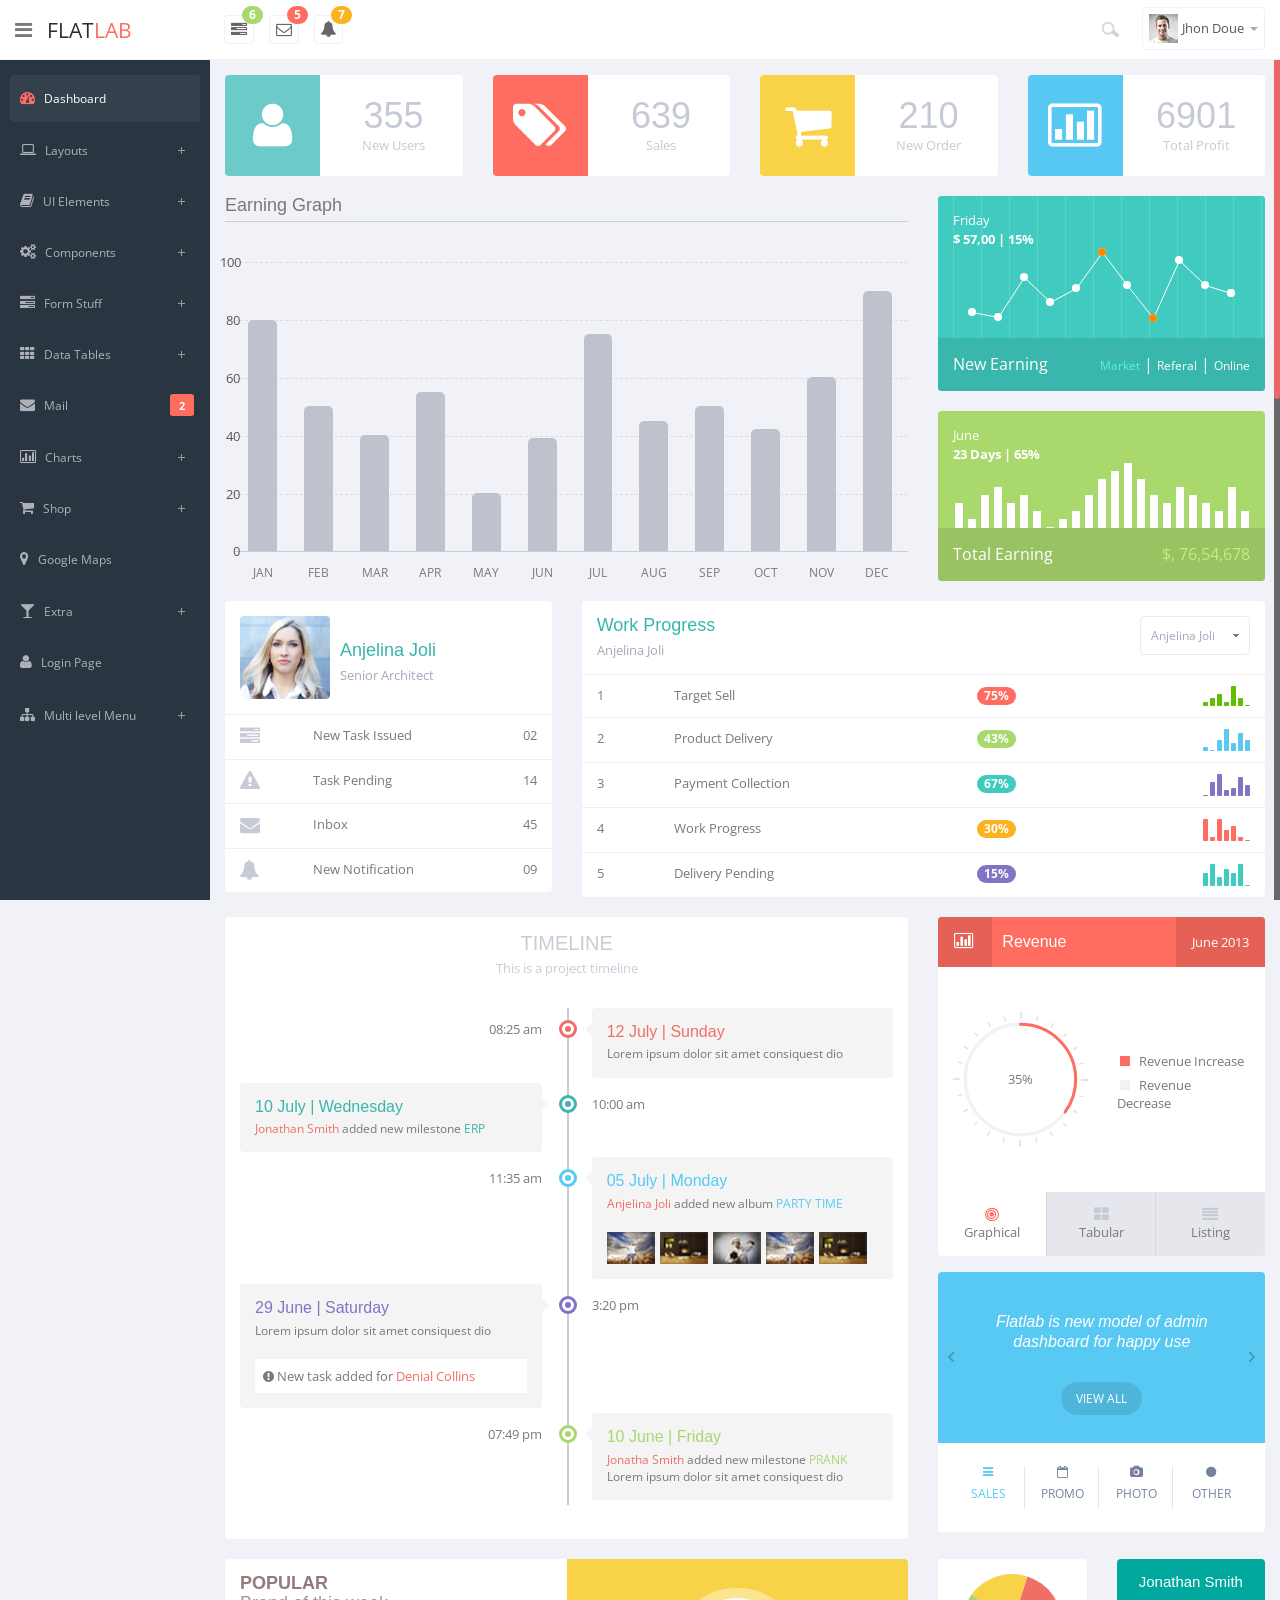
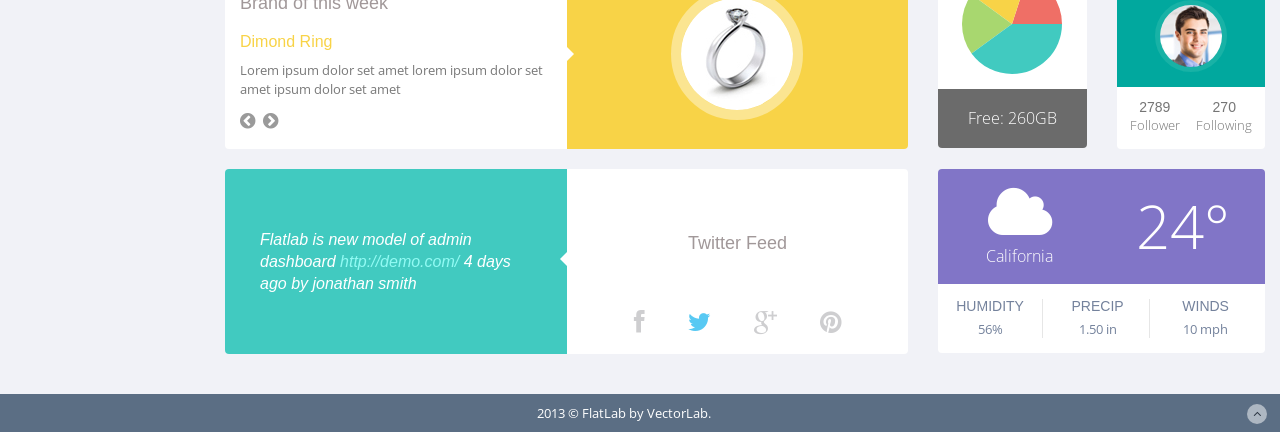
<file: Complain.Web/Content/Admin/index.html>
<!DOCTYPE html>
<html lang="en">
  <head>
    <meta charset="utf-8">
    <meta name="viewport" content="width=device-width, initial-scale=1.0">
    <meta name="description" content="">
    <meta name="author" content="Mosaddek">
    <meta name="keyword" content="FlatLab, Dashboard, Bootstrap, Admin, Template, Theme, Responsive, Fluid, Retina">
    <link rel="shortcut icon" href="img/favicon.png">

    <title>FlatLab - Flat & Responsive Bootstrap Admin Template</title>

    <!-- Bootstrap core CSS -->
    <link href="css/bootstrap.min.css" rel="stylesheet">
    <link href="css/bootstrap-reset.css" rel="stylesheet">
    <!--external css-->
    <link href="assets/font-awesome/css/font-awesome.css" rel="stylesheet" />
    <link href="assets/jquery-easy-pie-chart/jquery.easy-pie-chart.css" rel="stylesheet" type="text/css" media="screen"/>
    <link rel="stylesheet" href="css/owl.carousel.css" type="text/css">
    <!-- Custom styles for this template -->
    <link href="css/style.css" rel="stylesheet">
    <link href="css/style-responsive.css" rel="stylesheet" />

    <!-- HTML5 shim and Respond.js IE8 support of HTML5 tooltipss and media queries -->
    <!--[if lt IE 9]>
      <script src="js/html5shiv.js"></script>
      <script src="js/respond.min.js"></script>
    <![endif]-->
  </head>

  <body>

  <section id="container" >
      <!--header start-->
      <header class="header white-bg">
            <div class="sidebar-toggle-box">
                <div data-original-title="Toggle Navigation" data-placement="right" class="icon-reorder tooltips"></div>
            </div>
            <!--logo start-->
            <a href="index.html" class="logo">Flat<span>lab</span></a>
            <!--logo end-->
            <div class="nav notify-row" id="top_menu">
                <!--  notification start -->
                <ul class="nav top-menu">
                    <!-- settings start -->
                    <li class="dropdown">
                        <a data-toggle="dropdown" class="dropdown-toggle" href="#">
                            <i class="icon-tasks"></i>
                            <span class="badge bg-success">6</span>
                        </a>
                        <ul class="dropdown-menu extended tasks-bar">
                            <div class="notify-arrow notify-arrow-green"></div>
                            <li>
                                <p class="green">You have 6 pending tasks</p>
                            </li>
                            <li>
                                <a href="#">
                                    <div class="task-info">
                                        <div class="desc">Dashboard v1.3</div>
                                        <div class="percent">40%</div>
                                    </div>
                                    <div class="progress progress-striped">
                                        <div class="progress-bar progress-bar-success" role="progressbar" aria-valuenow="40" aria-valuemin="0" aria-valuemax="100" style="width: 40%">
                                            <span class="sr-only">40% Complete (success)</span>
                                        </div>
                                    </div>
                                </a>
                            </li>
                            <li>
                                <a href="#">
                                    <div class="task-info">
                                        <div class="desc">Database Update</div>
                                        <div class="percent">60%</div>
                                    </div>
                                    <div class="progress progress-striped">
                                        <div class="progress-bar progress-bar-warning" role="progressbar" aria-valuenow="60" aria-valuemin="0" aria-valuemax="100" style="width: 60%">
                                            <span class="sr-only">60% Complete (warning)</span>
                                        </div>
                                    </div>
                                </a>
                            </li>
                            <li>
                                <a href="#">
                                    <div class="task-info">
                                        <div class="desc">Iphone Development</div>
                                        <div class="percent">87%</div>
                                    </div>
                                    <div class="progress progress-striped">
                                        <div class="progress-bar progress-bar-info" role="progressbar" aria-valuenow="20" aria-valuemin="0" aria-valuemax="100" style="width: 87%">
                                            <span class="sr-only">87% Complete</span>
                                        </div>
                                    </div>
                                </a>
                            </li>
                            <li>
                                <a href="#">
                                    <div class="task-info">
                                        <div class="desc">Mobile App</div>
                                        <div class="percent">33%</div>
                                    </div>
                                    <div class="progress progress-striped">
                                        <div class="progress-bar progress-bar-danger" role="progressbar" aria-valuenow="80" aria-valuemin="0" aria-valuemax="100" style="width: 33%">
                                            <span class="sr-only">33% Complete (danger)</span>
                                        </div>
                                    </div>
                                </a>
                            </li>
                            <li>
                                <a href="#">
                                    <div class="task-info">
                                        <div class="desc">Dashboard v1.3</div>
                                        <div class="percent">45%</div>
                                    </div>
                                    <div class="progress progress-striped active">
                                        <div class="progress-bar"  role="progressbar" aria-valuenow="45" aria-valuemin="0" aria-valuemax="100" style="width: 45%">
                                            <span class="sr-only">45% Complete</span>
                                        </div>
                                    </div>

                                </a>
                            </li>
                            <li class="external">
                                <a href="#">See All Tasks</a>
                            </li>
                        </ul>
                    </li>
                    <!-- settings end -->
                    <!-- inbox dropdown start-->
                    <li id="header_inbox_bar" class="dropdown">
                        <a data-toggle="dropdown" class="dropdown-toggle" href="#">
                            <i class="icon-envelope-alt"></i>
                            <span class="badge bg-important">5</span>
                        </a>
                        <ul class="dropdown-menu extended inbox">
                            <div class="notify-arrow notify-arrow-red"></div>
                            <li>
                                <p class="red">You have 5 new messages</p>
                            </li>
                            <li>
                                <a href="#">
                                    <span class="photo"><img alt="avatar" src="./img/avatar-mini.jpg"></span>
                                    <span class="subject">
                                    <span class="from">Jonathan Smith</span>
                                    <span class="time">Just now</span>
                                    </span>
                                    <span class="message">
                                        Hello, this is an example msg.
                                    </span>
                                </a>
                            </li>
                            <li>
                                <a href="#">
                                    <span class="photo"><img alt="avatar" src="./img/avatar-mini2.jpg"></span>
                                    <span class="subject">
                                    <span class="from">Jhon Doe</span>
                                    <span class="time">10 mins</span>
                                    </span>
                                    <span class="message">
                                     Hi, Jhon Doe Bhai how are you ?
                                    </span>
                                </a>
                            </li>
                            <li>
                                <a href="#">
                                    <span class="photo"><img alt="avatar" src="./img/avatar-mini3.jpg"></span>
                                    <span class="subject">
                                    <span class="from">Jason Stathum</span>
                                    <span class="time">3 hrs</span>
                                    </span>
                                    <span class="message">
                                        This is awesome dashboard.
                                    </span>
                                </a>
                            </li>
                            <li>
                                <a href="#">
                                    <span class="photo"><img alt="avatar" src="./img/avatar-mini4.jpg"></span>
                                    <span class="subject">
                                    <span class="from">Jondi Rose</span>
                                    <span class="time">Just now</span>
                                    </span>
                                    <span class="message">
                                        Hello, this is metrolab
                                    </span>
                                </a>
                            </li>
                            <li>
                                <a href="#">See all messages</a>
                            </li>
                        </ul>
                    </li>
                    <!-- inbox dropdown end -->
                    <!-- notification dropdown start-->
                    <li id="header_notification_bar" class="dropdown">
                        <a data-toggle="dropdown" class="dropdown-toggle" href="#">

                            <i class="icon-bell-alt"></i>
                            <span class="badge bg-warning">7</span>
                        </a>
                        <ul class="dropdown-menu extended notification">
                            <div class="notify-arrow notify-arrow-yellow"></div>
                            <li>
                                <p class="yellow">You have 7 new notifications</p>
                            </li>
                            <li>
                                <a href="#">
                                    <span class="label label-danger"><i class="icon-bolt"></i></span>
                                    Server #3 overloaded.
                                    <span class="small italic">34 mins</span>
                                </a>
                            </li>
                            <li>
                                <a href="#">
                                    <span class="label label-warning"><i class="icon-bell"></i></span>
                                    Server #10 not respoding.
                                    <span class="small italic">1 Hours</span>
                                </a>
                            </li>
                            <li>
                                <a href="#">
                                    <span class="label label-danger"><i class="icon-bolt"></i></span>
                                    Database overloaded 24%.
                                    <span class="small italic">4 hrs</span>
                                </a>
                            </li>
                            <li>
                                <a href="#">
                                    <span class="label label-success"><i class="icon-plus"></i></span>
                                    New user registered.
                                    <span class="small italic">Just now</span>
                                </a>
                            </li>
                            <li>
                                <a href="#">
                                    <span class="label label-info"><i class="icon-bullhorn"></i></span>
                                    Application error.
                                    <span class="small italic">10 mins</span>
                                </a>
                            </li>
                            <li>
                                <a href="#">See all notifications</a>
                            </li>
                        </ul>
                    </li>
                    <!-- notification dropdown end -->
                </ul>
                <!--  notification end -->
            </div>
            <div class="top-nav ">
                <!--search & user info start-->
                <ul class="nav pull-right top-menu">
                    <li>
                        <input type="text" class="form-control search" placeholder="Search">
                    </li>
                    <!-- user login dropdown start-->
                    <li class="dropdown">
                        <a data-toggle="dropdown" class="dropdown-toggle" href="#">
                            <img alt="" src="img/avatar1_small.jpg">
                            <span class="username">Jhon Doue</span>
                            <b class="caret"></b>
                        </a>
                        <ul class="dropdown-menu extended logout">
                            <div class="log-arrow-up"></div>
                            <li><a href="#"><i class=" icon-suitcase"></i>Profile</a></li>
                            <li><a href="#"><i class="icon-cog"></i> Settings</a></li>
                            <li><a href="#"><i class="icon-bell-alt"></i> Notification</a></li>
                            <li><a href="login.html"><i class="icon-key"></i> Log Out</a></li>
                        </ul>
                    </li>
                    <!-- user login dropdown end -->
                </ul>
                <!--search & user info end-->
            </div>
        </header>
      <!--header end-->
      <!--sidebar start-->
      <aside>
          <div id="sidebar"  class="nav-collapse ">
              <!-- sidebar menu start-->
              <ul class="sidebar-menu" id="nav-accordion">
                  <li>
                      <a class="active" href="index.html">
                          <i class="icon-dashboard"></i>
                          <span>Dashboard</span>
                      </a>
                  </li>

                  <li class="sub-menu">
                      <a href="javascript:;" >
                          <i class="icon-laptop"></i>
                          <span>Layouts</span>
                      </a>
                      <ul class="sub">
                          <li><a  href="boxed_page.html">Boxed Page</a></li>
                          <li><a  href="horizontal_menu.html">Horizontal Menu</a></li>
                          <li><a  href="language_switch_bar.html">Language Switch Bar</a></li>
                      </ul>
                  </li>

                  <li class="sub-menu">
                      <a href="javascript:;" >
                          <i class="icon-book"></i>
                          <span>UI Elements</span>
                      </a>
                      <ul class="sub">
                          <li><a  href="general.html">General</a></li>
                          <li><a  href="buttons.html">Buttons</a></li>
                          <li><a  href="widget.html">Widget</a></li>
                          <li><a  href="slider.html">Slider</a></li>
                          <li><a  href="nestable.html">Nestable</a></li>
                          <li><a  href="font_awesome.html">Font Awesome</a></li>
                      </ul>
                  </li>

                  <li class="sub-menu">
                      <a href="javascript:;" >
                          <i class="icon-cogs"></i>
                          <span>Components</span>
                      </a>
                      <ul class="sub">
                          <li><a  href="grids.html">Grids</a></li>
                          <li><a  href="calendar.html">Calendar</a></li>
                          <li><a  href="gallery.html">Gallery</a></li>
                          <li><a  href="todo_list.html">Todo List</a></li>
                      </ul>
                  </li>
                  <li class="sub-menu">
                      <a href="javascript:;" >
                          <i class="icon-tasks"></i>
                          <span>Form Stuff</span>
                      </a>
                      <ul class="sub">
                          <li><a  href="form_component.html">Form Components</a></li>
                          <li><a  href="advanced_form_components.html">Advanced Components</a></li>
                          <li><a  href="form_wizard.html">Form Wizard</a></li>
                          <li><a  href="form_validation.html">Form Validation</a></li>
                          <li><a  href="dropzone.html">Dropzone File Upload</a></li>
                          <li><a  href="inline_editor.html">Inline Editor</a></li>
                          <li><a  href="image_cropping.html">Image Cropping</a></li>
                      </ul>
                  </li>
                  <li class="sub-menu">
                      <a href="javascript:;" >
                          <i class="icon-th"></i>
                          <span>Data Tables</span>
                      </a>
                      <ul class="sub">
                          <li><a  href="basic_table.html">Basic Table</a></li>
                          <li><a  href="responsive_table.html">Responsive Table</a></li>
                          <li><a  href="dynamic_table.html">Dynamic Table</a></li>
                          <li><a  href="advanced_table.html">Advanced Table</a></li>
                          <li><a  href="editable_table.html">Editable Table</a></li>
                      </ul>
                  </li>
                  <li>
                      <a  href="inbox.html">
                          <i class="icon-envelope"></i>
                          <span>Mail </span>
                          <span class="label label-danger pull-right mail-info">2</span>
                      </a>
                  </li>
                  <li class="sub-menu">
                      <a href="javascript:;" >
                          <i class=" icon-bar-chart"></i>
                          <span>Charts</span>
                      </a>
                      <ul class="sub">
                          <li><a  href="morris.html">Morris</a></li>
                          <li><a  href="chartjs.html">Chartjs</a></li>
                          <li><a  href="flot_chart.html">Flot Charts</a></li>
                          <li><a  href="xchart.html">xChart</a></li>
                      </ul>
                  </li>
                  <li class="sub-menu">
                      <a href="javascript:;" >
                          <i class="icon-shopping-cart"></i>
                          <span>Shop</span>
                      </a>
                      <ul class="sub">
                          <li><a  href="product_list.html">List View</a></li>
                          <li><a  href="product_details.html">Details View</a></li>
                      </ul>
                  </li>
                  <li>
                      <a href="google_maps.html" >
                          <i class="icon-map-marker"></i>
                          <span>Google Maps </span>
                      </a>
                  </li>
                  <li class="sub-menu">
                      <a href="javascript:;" >
                          <i class="icon-glass"></i>
                          <span>Extra</span>
                      </a>
                      <ul class="sub">
                          <li><a  href="blank.html">Blank Page</a></li>
                          <li><a  href="lock_screen.html">Lock Screen</a></li>
                          <li><a  href="profile.html">Profile</a></li>
                          <li><a  href="invoice.html">Invoice</a></li>
                          <li><a  href="search_result.html">Search Result</a></li>
                          <li><a  href="404.html">404 Error</a></li>
                          <li><a  href="500.html">500 Error</a></li>
                      </ul>
                  </li>
                  <li>
                      <a  href="login.html">
                          <i class="icon-user"></i>
                          <span>Login Page</span>
                      </a>
                  </li>

                  <!--multi level menu start-->
                  <li class="sub-menu">
                      <a href="javascript:;" >
                          <i class="icon-sitemap"></i>
                          <span>Multi level Menu</span>
                      </a>
                      <ul class="sub">
                          <li><a  href="javascript:;">Menu Item 1</a></li>
                          <li class="sub-menu">
                              <a  href="boxed_page.html">Menu Item 2</a>
                              <ul class="sub">
                                  <li><a  href="javascript:;">Menu Item 2.1</a></li>
                                  <li class="sub-menu">
                                      <a  href="javascript:;">Menu Item 3</a>
                                      <ul class="sub">
                                          <li><a  href="javascript:;">Menu Item 3.1</a></li>
                                          <li><a  href="javascript:;">Menu Item 3.2</a></li>
                                      </ul>
                                  </li>
                              </ul>
                          </li>
                      </ul>
                  </li>
                  <!--multi level menu end-->

              </ul>
              <!-- sidebar menu end-->
          </div>
      </aside>
      <!--sidebar end-->
      <!--main content start-->
      <section id="main-content">
          <section class="wrapper">
              <!--state overview start-->
              <div class="row state-overview">
                  <div class="col-lg-3 col-sm-6">
                      <section class="panel">
                          <div class="symbol terques">
                              <i class="icon-user"></i>
                          </div>
                          <div class="value">
                              <h1 class="count">
                                  0
                              </h1>
                              <p>New Users</p>
                          </div>
                      </section>
                  </div>
                  <div class="col-lg-3 col-sm-6">
                      <section class="panel">
                          <div class="symbol red">
                              <i class="icon-tags"></i>
                          </div>
                          <div class="value">
                              <h1 class=" count2">
                                  0
                              </h1>
                              <p>Sales</p>
                          </div>
                      </section>
                  </div>
                  <div class="col-lg-3 col-sm-6">
                      <section class="panel">
                          <div class="symbol yellow">
                              <i class="icon-shopping-cart"></i>
                          </div>
                          <div class="value">
                              <h1 class=" count3">
                                  0
                              </h1>
                              <p>New Order</p>
                          </div>
                      </section>
                  </div>
                  <div class="col-lg-3 col-sm-6">
                      <section class="panel">
                          <div class="symbol blue">
                              <i class="icon-bar-chart"></i>
                          </div>
                          <div class="value">
                              <h1 class=" count4">
                                  0
                              </h1>
                              <p>Total Profit</p>
                          </div>
                      </section>
                  </div>
              </div>
              <!--state overview end-->

              <div class="row">
                  <div class="col-lg-8">
                      <!--custom chart start-->
                      <div class="border-head">
                          <h3>Earning Graph</h3>
                      </div>
                      <div class="custom-bar-chart">
                          <ul class="y-axis">
                              <li><span>100</span></li>
                              <li><span>80</span></li>
                              <li><span>60</span></li>
                              <li><span>40</span></li>
                              <li><span>20</span></li>
                              <li><span>0</span></li>
                          </ul>
                          <div class="bar">
                              <div class="title">JAN</div>
                              <div class="value tooltips" data-original-title="80%" data-toggle="tooltip" data-placement="top">80%</div>
                          </div>
                          <div class="bar ">
                              <div class="title">FEB</div>
                              <div class="value tooltips" data-original-title="50%" data-toggle="tooltip" data-placement="top">50%</div>
                          </div>
                          <div class="bar ">
                              <div class="title">MAR</div>
                              <div class="value tooltips" data-original-title="40%" data-toggle="tooltip" data-placement="top">40%</div>
                          </div>
                          <div class="bar ">
                              <div class="title">APR</div>
                              <div class="value tooltips" data-original-title="55%" data-toggle="tooltip" data-placement="top">55%</div>
                          </div>
                          <div class="bar">
                              <div class="title">MAY</div>
                              <div class="value tooltips" data-original-title="20%" data-toggle="tooltip" data-placement="top">20%</div>
                          </div>
                          <div class="bar ">
                              <div class="title">JUN</div>
                              <div class="value tooltips" data-original-title="39%" data-toggle="tooltip" data-placement="top">39%</div>
                          </div>
                          <div class="bar">
                              <div class="title">JUL</div>
                              <div class="value tooltips" data-original-title="75%" data-toggle="tooltip" data-placement="top">75%</div>
                          </div>
                          <div class="bar ">
                              <div class="title">AUG</div>
                              <div class="value tooltips" data-original-title="45%" data-toggle="tooltip" data-placement="top">45%</div>
                          </div>
                          <div class="bar ">
                              <div class="title">SEP</div>
                              <div class="value tooltips" data-original-title="50%" data-toggle="tooltip" data-placement="top">50%</div>
                          </div>
                          <div class="bar ">
                              <div class="title">OCT</div>
                              <div class="value tooltips" data-original-title="42%" data-toggle="tooltip" data-placement="top">42%</div>
                          </div>
                          <div class="bar ">
                              <div class="title">NOV</div>
                              <div class="value tooltips" data-original-title="60%" data-toggle="tooltip" data-placement="top">60%</div>
                          </div>
                          <div class="bar ">
                              <div class="title">DEC</div>
                              <div class="value tooltips" data-original-title="90%" data-toggle="tooltip" data-placement="top">90%</div>
                          </div>
                      </div>
                      <!--custom chart end-->
                  </div>
                  <div class="col-lg-4">
                      <!--new earning start-->
                      <div class="panel terques-chart">
                          <div class="panel-body chart-texture">
                              <div class="chart">
                                  <div class="heading">
                                      <span>Friday</span>
                                      <strong>$ 57,00 | 15%</strong>
                                  </div>
                                  <div class="sparkline" data-type="line" data-resize="true" data-height="75" data-width="90%" data-line-width="1" data-line-color="#fff" data-spot-color="#fff" data-fill-color="" data-highlight-line-color="#fff" data-spot-radius="4" data-data="[200,135,667,333,526,996,564,123,890,564,455]"></div>
                              </div>
                          </div>
                          <div class="chart-tittle">
                              <span class="title">New Earning</span>
                              <span class="value">
                                  <a href="#" class="active">Market</a>
                                  |
                                  <a href="#">Referal</a>
                                  |
                                  <a href="#">Online</a>
                              </span>
                          </div>
                      </div>
                      <!--new earning end-->

                      <!--total earning start-->
                      <div class="panel green-chart">
                          <div class="panel-body">
                              <div class="chart">
                                  <div class="heading">
                                      <span>June</span>
                                      <strong>23 Days | 65%</strong>
                                  </div>
                                  <div id="barchart"></div>
                              </div>
                          </div>
                          <div class="chart-tittle">
                              <span class="title">Total Earning</span>
                              <span class="value">$, 76,54,678</span>
                          </div>
                      </div>
                      <!--total earning end-->
                  </div>
              </div>
              <div class="row">
                  <div class="col-lg-4">
                      <!--user info table start-->
                      <section class="panel">
                          <div class="panel-body">
                              <a href="#" class="task-thumb">
                                  <img src="img/avatar1.jpg" alt="">
                              </a>
                              <div class="task-thumb-details">
                                  <h1><a href="#">Anjelina Joli</a></h1>
                                  <p>Senior Architect</p>
                              </div>
                          </div>
                          <table class="table table-hover personal-task">
                              <tbody>
                                <tr>
                                    <td>
                                        <i class=" icon-tasks"></i>
                                    </td>
                                    <td>New Task Issued</td>
                                    <td> 02</td>
                                </tr>
                                <tr>
                                    <td>
                                        <i class="icon-warning-sign"></i>
                                    </td>
                                    <td>Task Pending</td>
                                    <td> 14</td>
                                </tr>
                                <tr>
                                    <td>
                                        <i class="icon-envelope"></i>
                                    </td>
                                    <td>Inbox</td>
                                    <td> 45</td>
                                </tr>
                                <tr>
                                    <td>
                                        <i class=" icon-bell-alt"></i>
                                    </td>
                                    <td>New Notification</td>
                                    <td> 09</td>
                                </tr>
                              </tbody>
                          </table>
                      </section>
                      <!--user info table end-->
                  </div>
                  <div class="col-lg-8">
                      <!--work progress start-->
                      <section class="panel">
                          <div class="panel-body progress-panel">
                              <div class="task-progress">
                                  <h1>Work Progress</h1>
                                  <p>Anjelina Joli</p>
                              </div>
                              <div class="task-option">
                                  <select class="styled">
                                      <option>Anjelina Joli</option>
                                      <option>Tom Crouse</option>
                                      <option>Jhon Due</option>
                                  </select>
                              </div>
                          </div>
                          <table class="table table-hover personal-task">
                              <tbody>
                              <tr>
                                  <td>1</td>
                                  <td>
                                      Target Sell
                                  </td>
                                  <td>
                                      <span class="badge bg-important">75%</span>
                                  </td>
                                  <td>
                                    <div id="work-progress1"></div>
                                  </td>
                              </tr>
                              <tr>
                                  <td>2</td>
                                  <td>
                                      Product Delivery
                                  </td>
                                  <td>
                                      <span class="badge bg-success">43%</span>
                                  </td>
                                  <td>
                                      <div id="work-progress2"></div>
                                  </td>
                              </tr>
                              <tr>
                                  <td>3</td>
                                  <td>
                                      Payment Collection
                                  </td>
                                  <td>
                                      <span class="badge bg-info">67%</span>
                                  </td>
                                  <td>
                                      <div id="work-progress3"></div>
                                  </td>
                              </tr>
                              <tr>
                                  <td>4</td>
                                  <td>
                                      Work Progress
                                  </td>
                                  <td>
                                      <span class="badge bg-warning">30%</span>
                                  </td>
                                  <td>
                                      <div id="work-progress4"></div>
                                  </td>
                              </tr>
                              <tr>
                                  <td>5</td>
                                  <td>
                                      Delivery Pending
                                  </td>
                                  <td>
                                      <span class="badge bg-primary">15%</span>
                                  </td>
                                  <td>
                                      <div id="work-progress5"></div>
                                  </td>
                              </tr>
                              </tbody>
                          </table>
                      </section>
                      <!--work progress end-->
                  </div>
              </div>
              <div class="row">
                  <div class="col-lg-8">
                      <!--timeline start-->
                      <section class="panel">
                          <div class="panel-body">
                                  <div class="text-center mbot30">
                                      <h3 class="timeline-title">Timeline</h3>
                                      <p class="t-info">This is a project timeline</p>
                                  </div>

                                  <div class="timeline">
                                      <article class="timeline-item">
                                          <div class="timeline-desk">
                                              <div class="panel">
                                                  <div class="panel-body">
                                                      <span class="arrow"></span>
                                                      <span class="timeline-icon red"></span>
                                                      <span class="timeline-date">08:25 am</span>
                                                      <h1 class="red">12 July | Sunday</h1>
                                                      <p>Lorem ipsum dolor sit amet consiquest dio</p>
                                                  </div>
                                              </div>
                                          </div>
                                      </article>
                                      <article class="timeline-item alt">
                                          <div class="timeline-desk">
                                              <div class="panel">
                                                  <div class="panel-body">
                                                      <span class="arrow-alt"></span>
                                                      <span class="timeline-icon green"></span>
                                                      <span class="timeline-date">10:00 am</span>
                                                      <h1 class="green">10 July | Wednesday</h1>
                                                      <p><a href="#">Jonathan Smith</a> added new milestone <span><a href="#" class="green">ERP</a></span></p>
                                                  </div>
                                              </div>
                                          </div>
                                      </article>
                                      <article class="timeline-item">
                                          <div class="timeline-desk">
                                              <div class="panel">
                                                  <div class="panel-body">
                                                      <span class="arrow"></span>
                                                      <span class="timeline-icon blue"></span>
                                                      <span class="timeline-date">11:35 am</span>
                                                      <h1 class="blue">05 July | Monday</h1>
                                                      <p><a href="#">Anjelina Joli</a> added new album <span><a href="#" class="blue">PARTY TIME</a></span></p>
                                                      <div class="album">
                                                          <a href="#">
                                                              <img alt="" src="img/sm-img-1.jpg">
                                                          </a>
                                                          <a href="#">
                                                              <img alt="" src="img/sm-img-2.jpg">
                                                          </a>
                                                          <a href="#">
                                                              <img alt="" src="img/sm-img-3.jpg">
                                                          </a>
                                                          <a href="#">
                                                              <img alt="" src="img/sm-img-1.jpg">
                                                          </a>
                                                          <a href="#">
                                                              <img alt="" src="img/sm-img-2.jpg">
                                                          </a>
                                                      </div>
                                                  </div>
                                              </div>
                                          </div>
                                      </article>
                                      <article class="timeline-item alt">
                                          <div class="timeline-desk">
                                              <div class="panel">
                                                  <div class="panel-body">
                                                      <span class="arrow-alt"></span>
                                                      <span class="timeline-icon purple"></span>
                                                      <span class="timeline-date">3:20 pm</span>
                                                      <h1 class="purple">29 June | Saturday</h1>
                                                      <p>Lorem ipsum dolor sit amet consiquest dio</p>
                                                      <div class="notification">
                                                          <i class=" icon-exclamation-sign"></i> New task added for <a href="#">Denial Collins</a>
                                                      </div>
                                                  </div>
                                              </div>
                                          </div>
                                      </article>
                                      <article class="timeline-item">
                                          <div class="timeline-desk">
                                              <div class="panel">
                                                  <div class="panel-body">
                                                      <span class="arrow"></span>
                                                      <span class="timeline-icon light-green"></span>
                                                      <span class="timeline-date">07:49 pm</span>
                                                      <h1 class="light-green">10 June | Friday</h1>
                                                      <p><a href="#">Jonatha Smith</a> added new milestone <span><a href="#" class="light-green">prank</a></span> Lorem ipsum dolor sit amet consiquest dio</p>
                                                  </div>
                                              </div>
                                          </div>
                                      </article>
                                  </div>

                                  <div class="clearfix">&nbsp;</div>
                              </div>
                      </section>
                      <!--timeline end-->
                  </div>
                  <div class="col-lg-4">
                      <!--revenue start-->
                      <section class="panel">
                          <div class="revenue-head">
                              <span>
                                  <i class="icon-bar-chart"></i>
                              </span>
                              <h3>Revenue</h3>
                              <span class="rev-combo pull-right">
                                 June 2013
                              </span>
                          </div>
                          <div class="panel-body">
                              <div class="row">
                                  <div class="col-lg-6 col-sm-6 text-center">
                                      <div class="easy-pie-chart">
                                          <div class="percentage" data-percent="35"><span>35</span>%</div>
                                      </div>
                                  </div>
                                  <div class="col-lg-6 col-sm-6">
                                      <div class="chart-info chart-position">
                                          <span class="increase"></span>
                                          <span>Revenue Increase</span>
                                      </div>
                                      <div class="chart-info">
                                          <span class="decrease"></span>
                                          <span>Revenue Decrease</span>
                                      </div>
                                  </div>
                              </div>
                          </div>
                          <div class="panel-footer revenue-foot">
                              <ul>
                                  <li class="first active">
                                      <a href="javascript:;">
                                          <i class="icon-bullseye"></i>
                                          Graphical
                                      </a>
                                  </li>
                                  <li>
                                      <a href="javascript:;">
                                          <i class=" icon-th-large"></i>
                                          Tabular
                                      </a>
                                  </li>
                                  <li class="last">
                                      <a href="javascript:;">
                                          <i class=" icon-align-justify"></i>
                                          Listing
                                      </a>
                                  </li>
                              </ul>
                          </div>
                      </section>
                      <!--revenue end-->
                      <!--features carousel start-->
                      <section class="panel">
                          <div class="flat-carousal">
                              <div id="owl-demo" class="owl-carousel owl-theme">
                                  <div class="item">
                                      <h1>Flatlab is new model of admin dashboard for happy use</h1>
                                      <div class="text-center">
                                          <a href="javascript:;" class="view-all">View All</a>
                                      </div>
                                  </div>
                                  <div class="item">
                                      <h1>Fully responsive and build with Bootstrap 3.0</h1>
                                      <div class="text-center">
                                          <a href="javascript:;" class="view-all">View All</a>
                                      </div>
                                  </div>
                                  <div class="item">
                                      <h1>Responsive Frontend is free if you get this.</h1>
                                      <div class="text-center">
                                          <a href="javascript:;" class="view-all">View All</a>
                                      </div>
                                  </div>
                              </div>
                          </div>
                          <div class="panel-body">
                              <ul class="ft-link">
                                  <li class="active">
                                      <a href="javascript:;">
                                          <i class="icon-reorder"></i>
                                          Sales
                                      </a>
                                  </li>
                                  <li>
                                      <a href="javascript:;">
                                          <i class=" icon-calendar-empty"></i>
                                          promo
                                      </a>
                                  </li>
                                  <li>
                                      <a href="javascript:;">
                                          <i class=" icon-camera"></i>
                                          photo
                                      </a>
                                  </li>
                                  <li>
                                      <a href="javascript:;">
                                          <i class=" icon-circle"></i>
                                          other
                                      </a>
                                  </li>
                              </ul>
                          </div>
                      </section>
                      <!--features carousel end-->
                  </div>
              </div>
              <div class="row">
                  <div class="col-lg-8">
                      <!--latest product info start-->
                      <section class="panel post-wrap pro-box">
                          <aside>
                              <div class="post-info">
                                  <span class="arrow-pro right"></span>
                                  <div class="panel-body">
                                      <h1><strong>popular</strong> <br> Brand of this week</h1>
                                      <div class="desk yellow">
                                          <h3>Dimond Ring</h3>
                                          <p>Lorem ipsum dolor set amet lorem ipsum dolor set amet ipsum dolor set amet</p>
                                      </div>
                                      <div class="post-btn">
                                          <a href="javascript:;">
                                              <i class="icon-chevron-sign-left"></i>
                                          </a>
                                          <a href="javascript:;">
                                              <i class="icon-chevron-sign-right"></i>
                                          </a>
                                      </div>
                                  </div>
                              </div>
                          </aside>
                          <aside class="post-highlight yellow v-align">
                              <div class="panel-body text-center">
                                  <div class="pro-thumb">
                                      <img src="img/ring.jpg" alt="">
                                  </div>
                              </div>
                          </aside>
                      </section>
                      <!--latest product info end-->
                      <!--twitter feedback start-->
                      <section class="panel post-wrap pro-box">
                          <aside class="post-highlight terques v-align">
                              <div class="panel-body">
                                  <h2>Flatlab is new model of admin dashboard <a href="javascript:;"> http://demo.com/</a> 4 days ago  by jonathan smith</h2>
                              </div>
                          </aside>
                          <aside>
                              <div class="post-info">
                                  <span class="arrow-pro left"></span>
                                  <div class="panel-body">
                                      <div class="text-center twite">
                                          <h1>Twitter Feed</h1>
                                      </div>

                                      <footer class="social-footer">
                                          <ul>
                                              <li>
                                                  <a href="#">
                                                    <i class="icon-facebook"></i>
                                                  </a>
                                              </li>
                                              <li class="active">
                                                  <a href="#">
                                                      <i class="icon-twitter"></i>
                                                  </a>
                                              </li>
                                              <li>
                                                  <a href="#">
                                                      <i class="icon-google-plus"></i>
                                                  </a>
                                              </li>
                                              <li>
                                                  <a href="#">
                                                      <i class="icon-pinterest"></i>
                                                  </a>
                                              </li>
                                          </ul>
                                      </footer>
                                  </div>
                              </div>
                          </aside>
                      </section>
                      <!--twitter feedback end-->
                  </div>
                  <div class="col-lg-4">
                      <div class="row">
                          <div class="col-xs-6">
                              <!--pie chart start-->
                              <section class="panel">
                                  <div class="panel-body">
                                      <div class="chart">
                                          <div id="pie-chart" ></div>
                                      </div>
                                  </div>
                                  <footer class="pie-foot">
                                      Free: 260GB
                                  </footer>
                              </section>
                              <!--pie chart start-->
                          </div>
                          <div class="col-xs-6">
                              <!--follower start-->
                              <section class="panel">
                                  <div class="follower">
                                      <div class="panel-body">
                                          <h4>Jonathan Smith</h4>
                                          <div class="follow-ava">
                                              <img src="img/follower-avatar.jpg" alt="">
                                          </div>
                                      </div>
                                  </div>

                                  <footer class="follower-foot">
                                      <ul>
                                          <li>
                                              <h5>2789</h5>
                                              <p>Follower</p>
                                          </li>
                                          <li>
                                              <h5>270</h5>
                                              <p>Following</p>
                                          </li>
                                      </ul>
                                  </footer>
                              </section>
                              <!--follower end-->
                          </div>
                      </div>
                      <!--weather statement start-->
                      <section class="panel">
                          <div class="weather-bg">
                              <div class="panel-body">
                                  <div class="row">
                                      <div class="col-xs-6">
                                        <i class="icon-cloud"></i>
                                          California
                                      </div>
                                      <div class="col-xs-6">
                                          <div class="degree">
                                              24°
                                          </div>
                                      </div>
                                  </div>
                              </div>
                          </div>

                          <footer class="weather-category">
                              <ul>
                                  <li class="active">
                                      <h5>humidity</h5>
                                      56%
                                  </li>
                                  <li>
                                      <h5>precip</h5>
                                      1.50 in
                                  </li>
                                  <li>
                                      <h5>winds</h5>
                                      10 mph
                                  </li>
                              </ul>
                          </footer>

                      </section>
                      <!--weather statement end-->
                  </div>
              </div>

          </section>
      </section>
      <!--main content end-->
      <!--footer start-->
      <footer class="site-footer">
          <div class="text-center">
              2013 &copy; FlatLab by VectorLab.
              <a href="#" class="go-top">
                  <i class="icon-angle-up"></i>
              </a>
          </div>
      </footer>
      <!--footer end-->
  </section>

    <!-- js placed at the end of the document so the pages load faster -->
    <script src="js/jquery.js"></script>
    <script src="js/jquery-1.8.3.min.js"></script>
    <script src="js/bootstrap.min.js"></script>
    <script class="include" type="text/javascript" src="js/jquery.dcjqaccordion.2.7.js"></script>
    <script src="js/jquery.scrollTo.min.js"></script>
    <script src="js/jquery.nicescroll.js" type="text/javascript"></script>
    <script src="js/jquery.sparkline.js" type="text/javascript"></script>
    <script src="assets/jquery-easy-pie-chart/jquery.easy-pie-chart.js"></script>
    <script src="js/owl.carousel.js" ></script>
    <script src="js/jquery.customSelect.min.js" ></script>
    <script src="js/respond.min.js" ></script>

    <script class="include" type="text/javascript" src="js/jquery.dcjqaccordion.2.7.js"></script>

    <!--common script for all pages-->
    <script src="js/common-scripts.js"></script>

    <!--script for this page-->
    <script src="js/sparkline-chart.js"></script>
    <script src="js/easy-pie-chart.js"></script>
    <script src="js/count.js"></script>

  <script>

      //owl carousel

      $(document).ready(function() {
          $("#owl-demo").owlCarousel({
              navigation : true,
              slideSpeed : 300,
              paginationSpeed : 400,
              singleItem : true,
			  autoPlay:true

          });
      });

      //custom select box

      $(function(){
          $('select.styled').customSelect();
      });

  </script>

  </body>
</html>
</file>
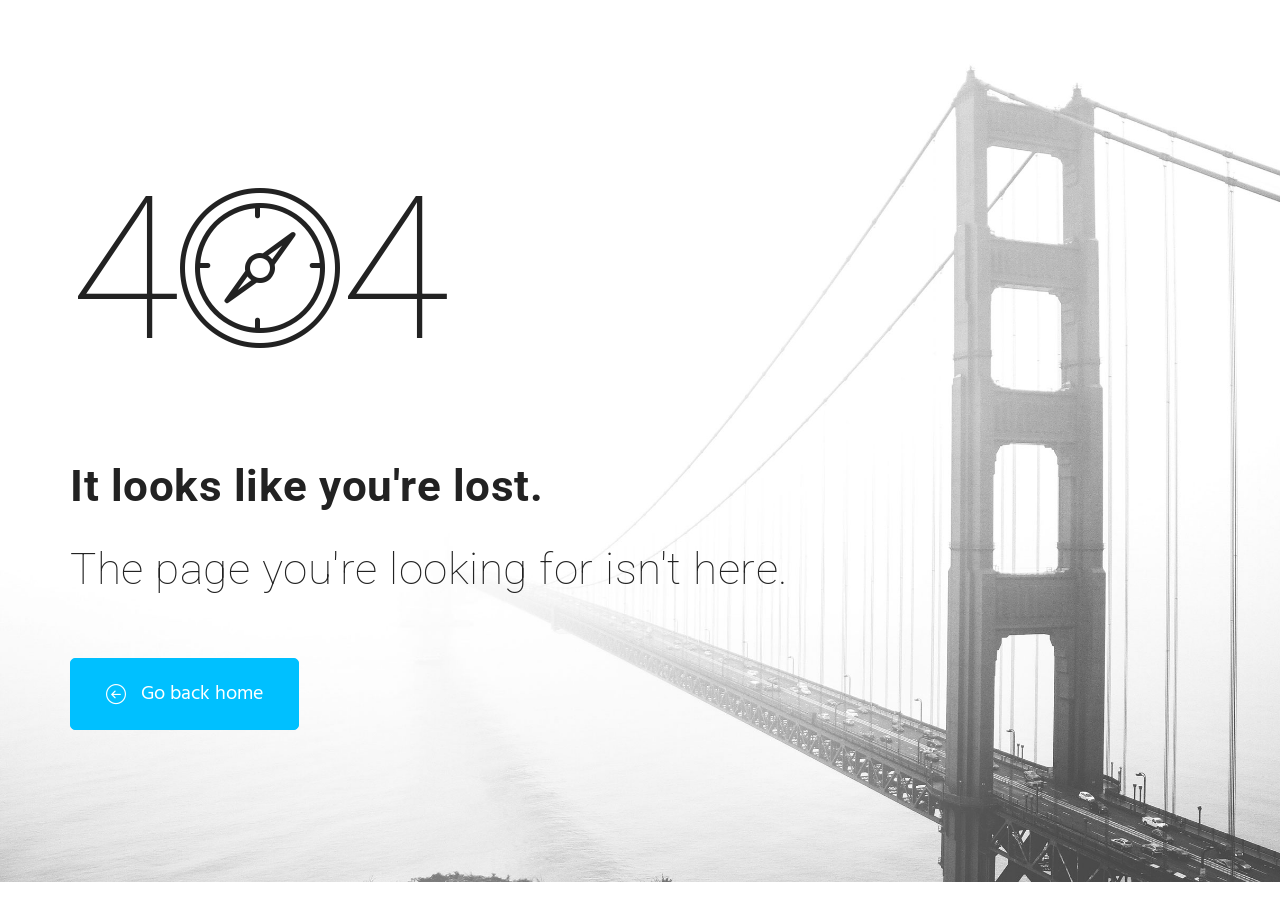
<file: Complain.Web/Content/err/index.html>
<!DOCTYPE html>
<html>
 <head> 
  <meta charset="utf-8" /> 
  <meta name="viewport" content="width=device-width, initial-scale=1.0" /> 
  <title>404 Page Title</title> 
  <!--pageMeta--> 
  <!-- Loading Bootstrap --> 
  <link href="css/bootstrap.css" rel="stylesheet" /> 
  <!-- Loading Elements Styles --> 
  <link href="css/style.css" rel="stylesheet" /> 
  <!-- Loading Font Styles --> 
  <link href="css/iconfont-style.css" rel="stylesheet" /> 
  <!-- HTML5 shim, for IE6-8 support of HTML5 elements. All other JS at the end of file. --> 
  <!--[if lt IE 9]>
      <script src="https://cdn.bootcss.com/html5shiv/3.7.3/html5shiv.min.js"></script>
      <script src="https://cdn.bootcss.com/respond.js/1.4.2/respond.min.js"></script>
    <![endif]--> 
  <!--headerIncludes--> 
 </head> 
 <body data-spy="scroll" data-target=".navMenuCollapse"> 
  <div id="wrap"> 
   <!-- 404 ERROR BLOCK --> 
   <section id="error-404" class="cover-bg no-sep screen-height" style="background-image:url(images/bg51.jpg)"> 
    <div class="container"> 
     <div class="row"> 
      <div class="col-md-12"> 
       <h2 class="mega-title">4<i class="icon center-icon icon-compass2"></i>4</h2> 
       <h2><strong>It looks like you're lost.</strong></h2> 
       <h2 class="sep-bottom">The page you're looking for isn't here.</h2> 
       <a href="#" class="btn btn-lg btn-primary"><i class="icon icon-arrow-left"></i> Go back home</a> 
      </div> 
     </div> 
    </div> 
   </section> 
  </div> 
  <!-- /#wrap --> 
 </body>
</html>
</file>
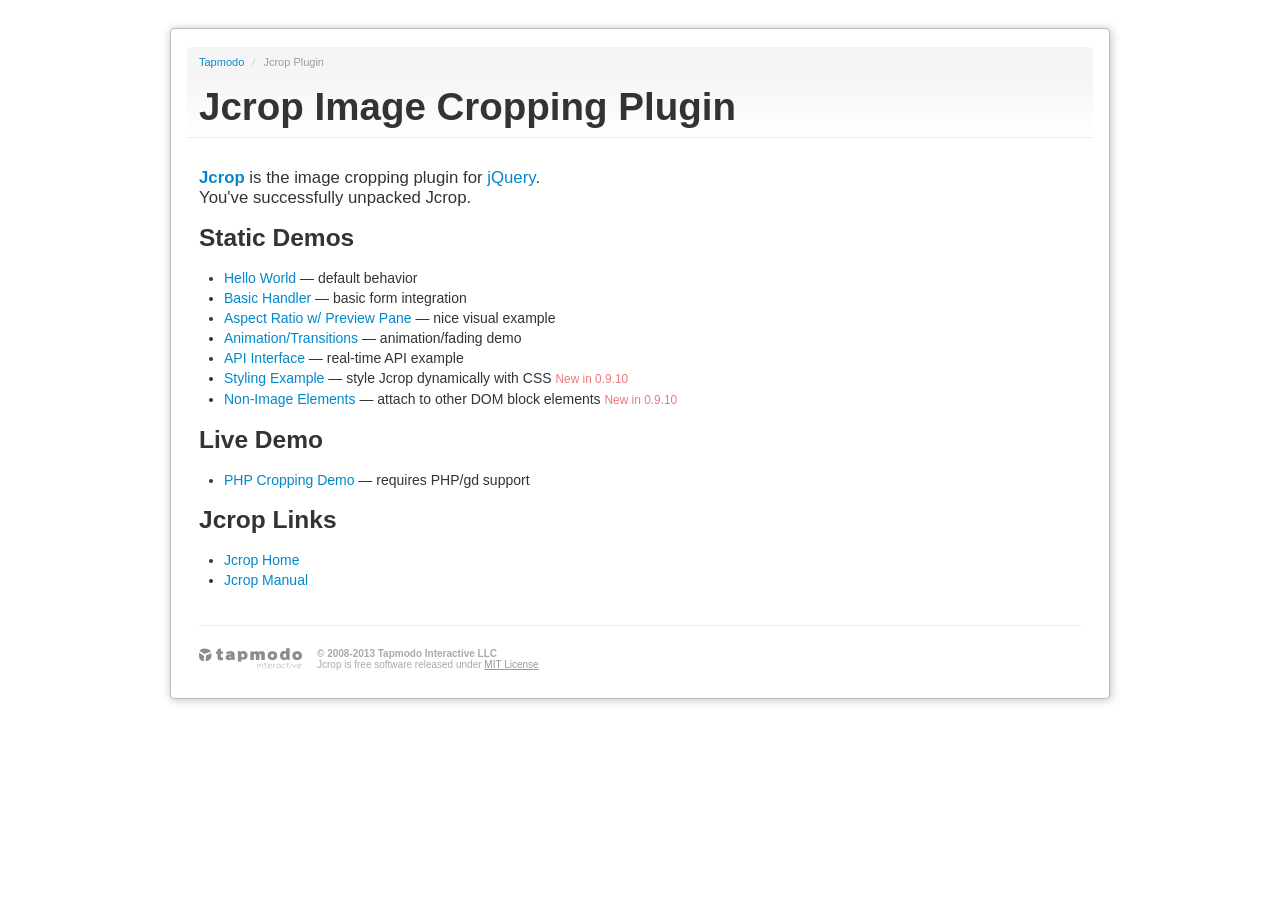
<file: Complain.Web/Content/Admin/assets/jcrop/index.html>
<!DOCTYPE html>
<html lang="en">
<head>
  <title>Jcrop: the jQuery Image Cropping Plugin</title>
  <link rel="stylesheet" href="demos/demo_files/main.css" type="text/css" />
  <link rel="stylesheet" href="demos/demo_files/demos.css" type="text/css" />
  <script src="js/jquery.min.js"></script>
  <meta http-equiv="Content-type" content="text/html;charset=UTF-8" />
</head>
<body>

<div class="container">
<div class="row">
<div class="span12">
<div class="jc-demo-box">

<div class="page-header">
<ul class="breadcrumb first">
  <li><a href="http://tapmodo.com/">Tapmodo</a> <span class="divider">/</span></li>
  <li class="active">Jcrop Plugin</li>
</ul>
<h1>Jcrop Image Cropping Plugin</h1>
</div>


<big>
	<a href="http://deepliquid.com/content/Jcrop.html"><b>Jcrop</b></a>
	is the image cropping plugin for
	<a href="http://jquery.com/">jQuery</a>.<br />
	You've successfully unpacked Jcrop.
</big>

<h3>Static Demos</h3>

<ul>
	<li><a href="demos/tutorial1.html">Hello World</a>
		&mdash; default behavior</li>
	<li><a href="demos/tutorial2.html">Basic Handler</a>
		&mdash; basic form integration</li>
	<li><a href="demos/tutorial3.html">Aspect Ratio w/ Preview Pane</a>
		&mdash; nice visual example</li>
	<li><a href="demos/tutorial4.html">Animation/Transitions</a>
		&mdash; animation/fading demo</li>
	<li><a href="demos/tutorial5.html">API Interface</a>
		&mdash; real-time API example</li>
	<li><a href="demos/styling.html">Styling Example</a>
		&mdash; style Jcrop dynamically with CSS
    <small>New in 0.9.10</small>
    </li>
  <li><a href="demos/non-image.html">Non-Image Elements</a>
    &mdash; attach to other DOM block elements
    <small>New in 0.9.10</small>
    </li>
</ul>

<h3>Live Demo</h3>

<ul>
	<li><a href="demos/crop.php">PHP Cropping Demo</a>
		&mdash; requires PHP/gd support</li>
</ul>

<h3>Jcrop Links</h3>

<ul>
	<li><a href="http://deepliquid.com/content/Jcrop.html">Jcrop Home</a></li>
	<li><a href="http://deepliquid.com/content/Jcrop_Manual.html">Jcrop Manual</a></li>
</ul>

<div class="tapmodo-footer">
  <a href="http://tapmodo.com" class="tapmodo-logo segment">tapmodo.com</a>
  <div class="segment"><b>&copy; 2008-2013 Tapmodo Interactive LLC</b><br />
    Jcrop is free software released under <a href="MIT-LICENSE.txt">MIT License</a>
  </div>
</div>
<div class="clearfix"></div>

</div>
</div>
</div>
</div>

</body>
</html>
</file>
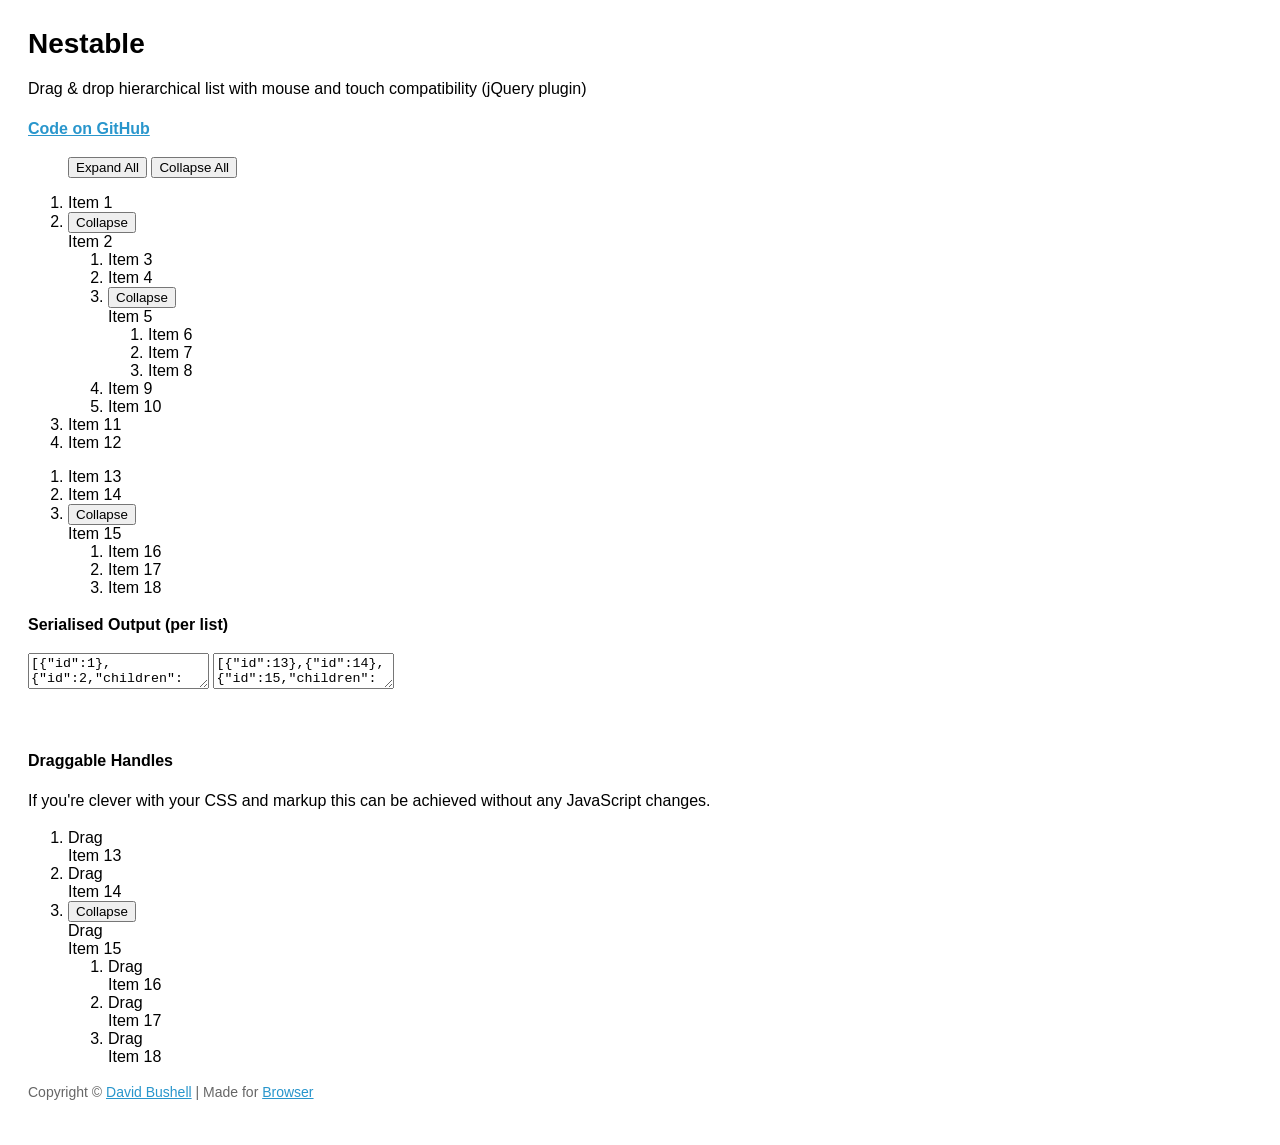
<file: Complain.Web/Content/Admin/assets/nestable/index.html>
<!DOCTYPE html>
<!--[if lt IE 7]> <html lang="en" class="lt-ie9 lt-ie8 lt-ie7"> <![endif]-->
<!--[if IE 7]>    <html lang="en" class="lt-ie9 lt-ie8"> <![endif]-->
<!--[if IE 8]>    <html lang="en" class="lt-ie9"> <![endif]-->
<!--[if IE 9]>    <html lang="en" class="ie9"> <![endif]-->
<!--[if gt IE 9]><!--> <html lang="en"> <!--<![endif]-->
<head>
    <meta charset="utf-8">
    <meta name="viewport" content="width=device-width, initial-scale=1, minimum-scale=1">
    <title>Nestable</title>
    <style type="text/css">

.cf:after { visibility: hidden; display: block; font-size: 0; content: " "; clear: both; height: 0; }
* html .cf { zoom: 1; }
*:first-child+html .cf { zoom: 1; }

html { margin: 0; padding: 0; }
body { font-size: 100%; margin: 0; padding: 1.75em; font-family: 'Helvetica Neue', Arial, sans-serif; }

h1 { font-size: 1.75em; margin: 0 0 0.6em 0; }

a { color: #2996cc; }
a:hover { text-decoration: none; }

p { line-height: 1.5em; }
.small { color: #666; font-size: 0.875em; }
.large { font-size: 1.25em; }



    </style>
</head>
<body>

    <h1>Nestable</h1>

    <p>Drag &amp; drop hierarchical list with mouse and touch compatibility (jQuery plugin)</p>

    <p><strong><a href="https://github.com/dbushell/Nestable">Code on GitHub</a></strong></p>

    <menu id="nestable-menu">
        <button type="button" data-action="expand-all">Expand All</button>
        <button type="button" data-action="collapse-all">Collapse All</button>
    </menu>

    <div class="cf nestable-lists">

        <div class="dd" id="nestable">
            <ol class="dd-list">
                <li class="dd-item" data-id="1">
                    <div class="dd-handle">Item 1</div>
                </li>
                <li class="dd-item" data-id="2">
                    <div class="dd-handle">Item 2</div>
                    <ol class="dd-list">
                        <li class="dd-item" data-id="3"><div class="dd-handle">Item 3</div></li>
                        <li class="dd-item" data-id="4"><div class="dd-handle">Item 4</div></li>
                        <li class="dd-item" data-id="5">
                            <div class="dd-handle">Item 5</div>
                            <ol class="dd-list">
                                <li class="dd-item" data-id="6"><div class="dd-handle">Item 6</div></li>
                                <li class="dd-item" data-id="7"><div class="dd-handle">Item 7</div></li>
                                <li class="dd-item" data-id="8"><div class="dd-handle">Item 8</div></li>
                            </ol>
                        </li>
                        <li class="dd-item" data-id="9"><div class="dd-handle">Item 9</div></li>
                        <li class="dd-item" data-id="10"><div class="dd-handle">Item 10</div></li>
                    </ol>
                </li>
                <li class="dd-item" data-id="11">
                    <div class="dd-handle">Item 11</div>
                </li>
                <li class="dd-item" data-id="12">
                    <div class="dd-handle">Item 12</div>
                </li>
            </ol>
        </div>

        <div class="dd" id="nestable2">
            <ol class="dd-list">
                <li class="dd-item" data-id="13">
                    <div class="dd-handle">Item 13</div>
                </li>
                <li class="dd-item" data-id="14">
                    <div class="dd-handle">Item 14</div>
                </li>
                <li class="dd-item" data-id="15">
                    <div class="dd-handle">Item 15</div>
                    <ol class="dd-list">
                        <li class="dd-item" data-id="16"><div class="dd-handle">Item 16</div></li>
                        <li class="dd-item" data-id="17"><div class="dd-handle">Item 17</div></li>
                        <li class="dd-item" data-id="18"><div class="dd-handle">Item 18</div></li>
                    </ol>
                </li>
            </ol>
        </div>

    </div>

    <p><strong>Serialised Output (per list)</strong></p>

    <textarea id="nestable-output"></textarea>
    <textarea id="nestable2-output"></textarea>

    <p>&nbsp;</p>

    <div class="cf nestable-lists">

    <p><strong>Draggable Handles</strong></p>

    <p>If you're clever with your CSS and markup this can be achieved without any JavaScript changes.</p>

        <div class="dd" id="nestable3">
            <ol class="dd-list">
                <li class="dd-item dd3-item" data-id="13">
                    <div class="dd-handle dd3-handle">Drag</div><div class="dd3-content">Item 13</div>
                </li>
                <li class="dd-item dd3-item" data-id="14">
                    <div class="dd-handle dd3-handle">Drag</div><div class="dd3-content">Item 14</div>
                </li>
                <li class="dd-item dd3-item" data-id="15">
                    <div class="dd-handle dd3-handle">Drag</div><div class="dd3-content">Item 15</div>
                    <ol class="dd-list">
                        <li class="dd-item dd3-item" data-id="16">
                            <div class="dd-handle dd3-handle">Drag</div><div class="dd3-content">Item 16</div>
                        </li>
                        <li class="dd-item dd3-item" data-id="17">
                            <div class="dd-handle dd3-handle">Drag</div><div class="dd3-content">Item 17</div>
                        </li>
                        <li class="dd-item dd3-item" data-id="18">
                            <div class="dd-handle dd3-handle">Drag</div><div class="dd3-content">Item 18</div>
                        </li>
                    </ol>
                </li>
            </ol>
        </div>

    </div>

    <p class="small">Copyright &copy; <a href="http://dbushell.com/">David Bushell</a> | Made for <a href="http://www.browserlondon.com/">Browser</a></p>

<script src="http://ajax.googleapis.com/ajax/libs/jquery/1.7.2/jquery.min.js"></script>
<script src="jquery.nestable.js"></script>
<script>

$(document).ready(function()
{

    var updateOutput = function(e)
    {
        var list   = e.length ? e : $(e.target),
            output = list.data('output');
        if (window.JSON) {
            output.val(window.JSON.stringify(list.nestable('serialize')));//, null, 2));
        } else {
            output.val('JSON browser support required for this demo.');
        }
    };

    // activate Nestable for list 1
    $('#nestable').nestable({
        group: 1
    })
    .on('change', updateOutput);
    
    // activate Nestable for list 2
    $('#nestable2').nestable({
        group: 1
    })
    .on('change', updateOutput);

    // output initial serialised data
    updateOutput($('#nestable').data('output', $('#nestable-output')));
    updateOutput($('#nestable2').data('output', $('#nestable2-output')));

    $('#nestable-menu').on('click', function(e)
    {
        var target = $(e.target),
            action = target.data('action');
        if (action === 'expand-all') {
            $('.dd').nestable('expandAll');
        }
        if (action === 'collapse-all') {
            $('.dd').nestable('collapseAll');
        }
    });

    $('#nestable3').nestable();

});
</script>
</body>
</html>
</file>
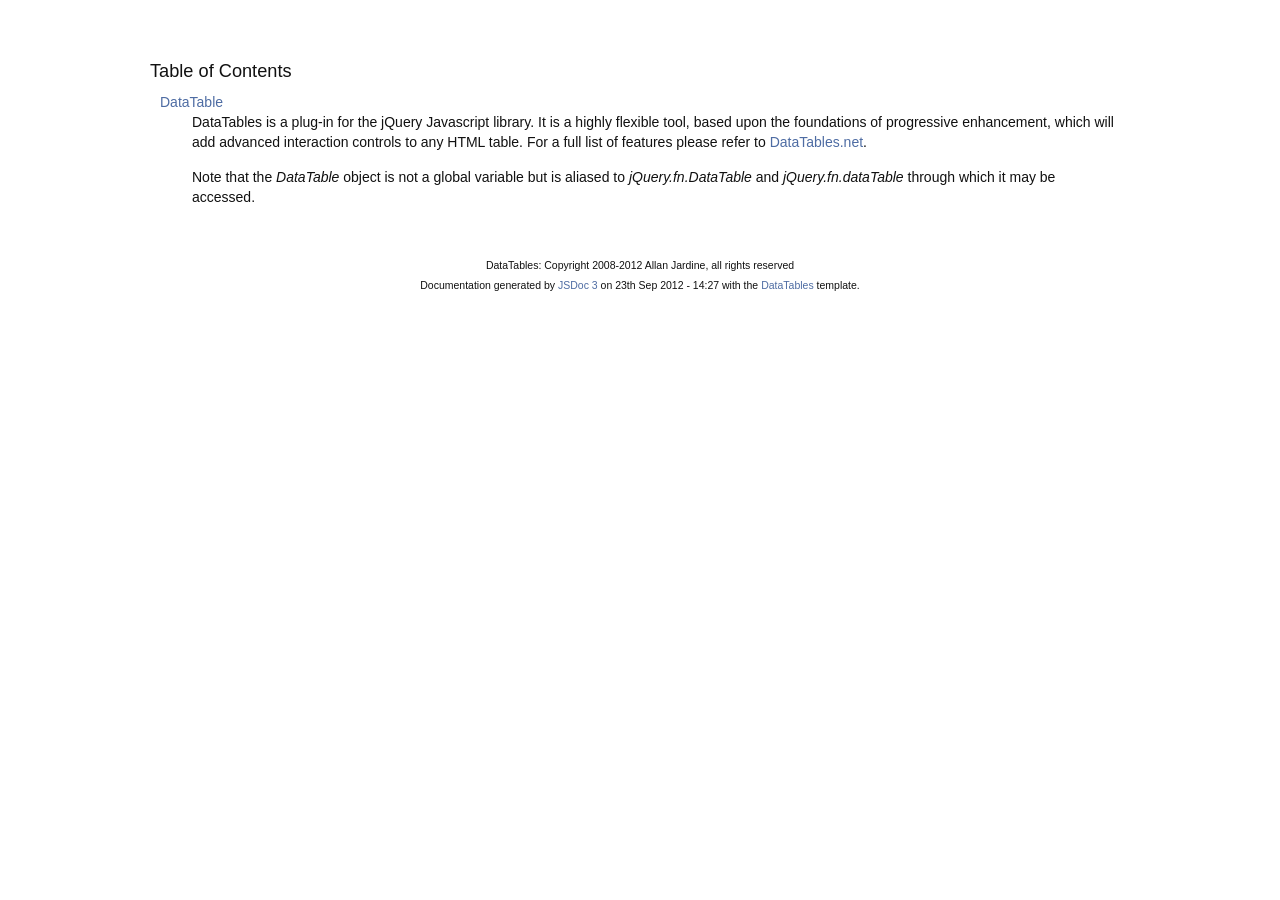
<file: Complain.Web/Content/Admin/assets/advanced-datatable/docs/index.html>
<!DOCTYPE HTML PUBLIC "-//W3C//DTD HTML 4.01//EN" "http://www.w3.org/TR/html4/strict.dtd">
<html>
	<head>
		<meta http-equiv="Content-type" content="text/html; charset=utf-8">
		<title>Table of Contents - documentation</title>
  
		<style type="text/css" media="screen">
			@import "media/css/doc.css";
			@import "media/css/shCore.css";
			@import "media/css/shThemeDataTables.css";
		</style>
	
		<script type="text/javascript" src="media/js/shCore.js"></script>
		<script type="text/javascript" src="media/js/shBrushJScript.js"></script>
		<script type="text/javascript" src="media/js/jquery.js"></script>
		<script type="text/javascript" src="media/js/doc.js"></script>
	</head>
	<body>
		<div class="fw_container">
			<a name="top"></a>
			<div class="fw_header">
			</div>

			<div class="fw_content">
				<h3 class="subsection-title">Table of Contents</h3>
				<dl>
					<dt><a href="DataTable.html">DataTable</a></dt><dd><p>DataTables is a plug-in for the jQuery Javascript library. It is a 
highly flexible tool, based upon the foundations of progressive 
enhancement, which will add advanced interaction controls to any 
HTML table. For a full list of features please refer to
<a href="http://datatables.net">DataTables.net</a>.</p>

<p>Note that the <i>DataTable</i> object is not a global variable but is
aliased to <i>jQuery.fn.DataTable</i> and <i>jQuery.fn.dataTable</i> through which 
it may be  accessed.</p></dd>
				</dl>
   			</div>
		</div>

		<div class="fw_footer">
			DataTables: Copyright 2008-2012 Allan Jardine, all rights reserved<br>

			Documentation generated by <a href="https://github.com/micmath/JSDoc">JSDoc 3</a> on
			23th Sep 2012 - 14:27
			with the <a href="http://datatables.net/">DataTables</a> template.
		</div>
	</body>
</html>
</file>
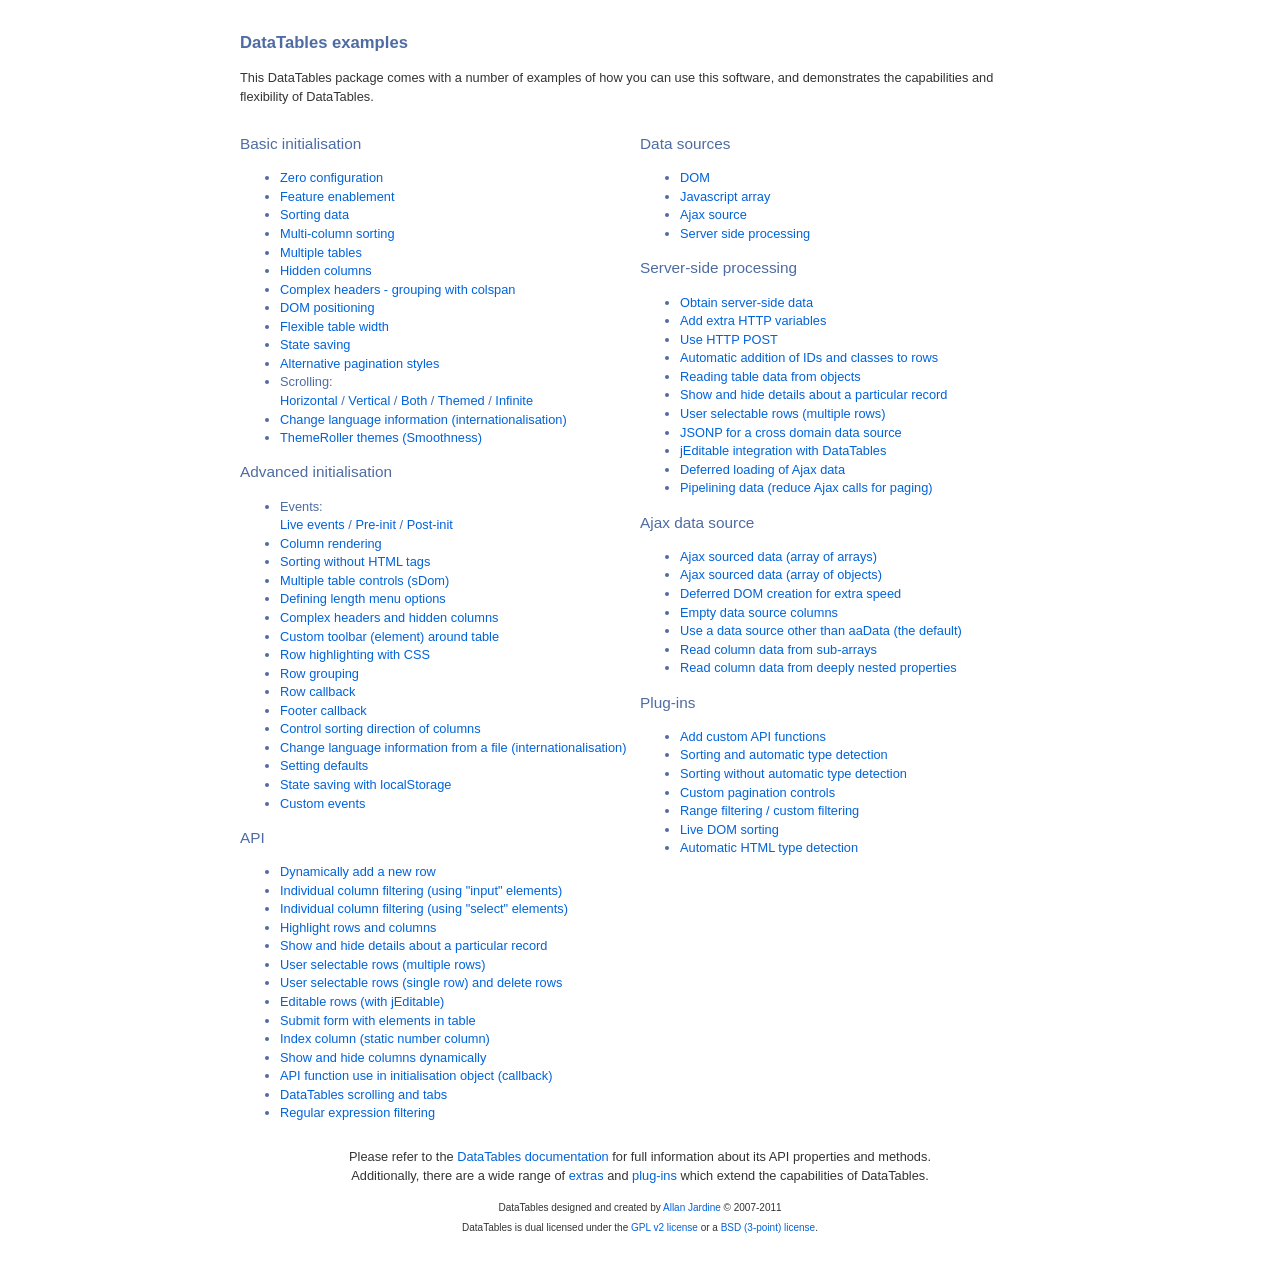
<file: Complain.Web/Content/Admin/assets/advanced-datatable/examples/index.html>
<!DOCTYPE HTML PUBLIC "-//W3C//DTD HTML 4.01//EN" "http://www.w3.org/TR/html4/strict.dtd">
<html>
	<head>
		<meta http-equiv="content-type" content="text/html; charset=utf-8" />
		<link rel="shortcut icon" type="image/ico" href="http://www.datatables.net/favicon.ico" />
		
		<title>DataTables example</title>
		<style type="text/css" title="currentStyle">
			@import "../media/css/demo_page.css";
			@import "../media/css/demo_table.css";
		</style>
	</head>
	<body id="dt_example">
		<div id="container">
			<div class="full_width big">
				DataTables examples
			</div>
			
			<p>This DataTables package comes with a number of examples of how you can use this software, and demonstrates the capabilities and flexibility of DataTables.</p>
			
			<div class="demo_links">
				<h2>Basic initialisation</h2>
				<ul>
					<li><a href="basic_init/zero_config.html">Zero configuration</a></li>
					<li><a href="basic_init/filter_only.html">Feature enablement</a></li>
					<li><a href="basic_init/table_sorting.html">Sorting data</a></li>
					<li><a href="basic_init/multi_col_sort.html">Multi-column sorting</a></li>
					<li><a href="basic_init/multiple_tables.html">Multiple tables</a></li>
					<li><a href="basic_init/hidden_columns.html">Hidden columns</a></li>
					<li><a href="basic_init/complex_header.html">Complex headers - grouping with colspan</a></li>
					<li><a href="basic_init/dom.html">DOM positioning</a></li>
					<li><a href="basic_init/flexible_width.html">Flexible table width</a></li>
					<li><a href="basic_init/state_save.html">State saving</a></li>
					<li><a href="basic_init/alt_pagination.html">Alternative pagination styles</a></li>
					<li>Scrolling: <br>
						<a href="basic_init/scroll_x.html">Horizontal</a> / 
						<a href="basic_init/scroll_y.html">Vertical</a> / 
						<a href="basic_init/scroll_xy.html">Both</a> / 
						<a href="basic_init/scroll_y_theme.html">Themed</a> / 
						<a href="basic_init/scroll_y_infinite.html">Infinite</a>
					</li>
					<li><a href="basic_init/language.html">Change language information (internationalisation)</a></li>
					<li><a href="basic_init/themes.html">ThemeRoller themes (Smoothness)</a></li>
				</ul>
				
				<h2>Advanced initialisation</h2>
				<ul>
					<li>Events: <br>
						<a href="advanced_init/events_live.html">Live events</a> / 
						<a href="advanced_init/events_pre_init.html">Pre-init</a> / 
						<a href="advanced_init/events_post_init.html">Post-init</a>
					</li>
					<li><a href="advanced_init/column_render.html">Column rendering</a></li>
					<li><a href="advanced_init/html_sort.html">Sorting without HTML tags</a></li>
					<li><a href="advanced_init/dom_multiple_elements.html">Multiple table controls (sDom)</a></li>
					<li><a href="advanced_init/length_menu.html">Defining length menu options</a></li>
					<li><a href="advanced_init/complex_header.html">Complex headers and hidden columns</a></li>
					<li><a href="advanced_init/dom_toolbar.html">Custom toolbar (element) around table</a></li>
					<li><a href="advanced_init/highlight.html">Row highlighting with CSS</a></li>
					<li><a href="advanced_init/row_grouping.html">Row grouping</a></li>
					<li><a href="advanced_init/row_callback.html">Row callback</a></li>
					<li><a href="advanced_init/footer_callback.html">Footer callback</a></li>
					<li><a href="advanced_init/sorting_control.html">Control sorting direction of columns</a></li>
					<li><a href="advanced_init/language_file.html">Change language information from a file (internationalisation)</a></li>
					<li><a href="advanced_init/defaults.html">Setting defaults</a></li>
					<li><a href="advanced_init/localstorage.html">State saving with localStorage</a></li>
					<li><a href="advanced_init/dt_events.html">Custom events</a></li>
				</ul>
				
				<h2>API</h2>
				<ul>
					<li><a href="api/add_row.html">Dynamically add a new row</a></li>
					<li><a href="api/multi_filter.html">Individual column filtering (using "input" elements)</a></li>
					<li><a href="api/multi_filter_select.html">Individual column filtering (using "select" elements)</a></li>
					<li><a href="api/highlight.html">Highlight rows and columns</a></li>
					<li><a href="api/row_details.html">Show and hide details about a particular record</a></li>
					<li><a href="api/select_row.html">User selectable rows (multiple rows)</a></li>
					<li><a href="api/select_single_row.html">User selectable rows (single row) and delete rows</a></li>
					<li><a href="api/editable.html">Editable rows (with jEditable)</a></li>
					<li><a href="api/form.html">Submit form with elements in table</a></li>
					<li><a href="api/counter_column.html">Index column (static number column)</a></li>
					<li><a href="api/show_hide.html">Show and hide columns dynamically</a></li>
					<li><a href="api/api_in_init.html">API function use in initialisation object (callback)</a></li>
					<li><a href="api/tabs_and_scrolling.html">DataTables scrolling and tabs</a></li>
					<li><a href="api/regex.html">Regular expression filtering</a></li>
				</ul>
			</div>
			
			<div class="demo_links">
				<h2>Data sources</h2>
				<ul>
					<li><a href="data_sources/dom.html">DOM</a></li>
					<li><a href="data_sources/js_array.html">Javascript array</a></li>
					<li><a href="data_sources/ajax.html">Ajax source</a></li>
					<li><a href="data_sources/server_side.html">Server side processing</a></li>
				</ul>
				
				<h2>Server-side processing</h2>
				<ul>
					<li><a href="server_side/server_side.html">Obtain server-side data</a></li>
					<li><a href="server_side/custom_vars.html">Add extra HTTP variables</a></li>
					<li><a href="server_side/post.html">Use HTTP POST</a></li>
					<li><a href="server_side/ids.html">Automatic addition of IDs and classes to rows</a></li>
					<li><a href="server_side/object_data.html">Reading table data from objects</a></li>
					<li><a href="server_side/row_details.html">Show and hide details about a particular record</a></li>
					<li><a href="server_side/select_rows.html">User selectable rows (multiple rows)</a></li>
					<li><a href="server_side/jsonp.html">JSONP for a cross domain data source</a></li>
					<li><a href="server_side/editable.html">jEditable integration with DataTables</a></li>
					<li><a href="server_side/defer_loading.html">Deferred loading of Ajax data</a></li>
					<li><a href="server_side/pipeline.html">Pipelining data (reduce Ajax calls for paging)</a></li>
				</ul>
				
				<h2>Ajax data source</h2>
				<ul>
					<li><a href="ajax/ajax.html">Ajax sourced data (array of arrays)</a></li>
					<li><a href="ajax/objects.html">Ajax sourced data (array of objects)</a></li>
					<li><a href="ajax/defer_render.html">Deferred DOM creation for extra speed</a></li>
					<li><a href="ajax/null_data_source.html">Empty data source columns</a></li>
					<li><a href="ajax/custom_data_property.html">Use a data source other than aaData (the default)</a></li>
					<li><a href="ajax/objects_subarrays.html">Read column data from sub-arrays</a></li>
					<li><a href="ajax/deep.html">Read column data from deeply nested properties</a></li>
				</ul>
				
				<h2>Plug-ins</h2>
				<ul>
					<li><a href="plug-ins/plugin_api.html">Add custom API functions</a></li>
					<li><a href="plug-ins/sorting_plugin.html">Sorting and automatic type detection</a></li>
					<li><a href="plug-ins/sorting_sType.html">Sorting without automatic type detection</a></li>
					<li><a href="plug-ins/paging_plugin.html">Custom pagination controls</a></li>
					<li><a href="plug-ins/range_filtering.html">Range filtering / custom filtering</a></li>
					<li><a href="plug-ins/dom_sort.html">Live DOM sorting</a></li>
					<li><a href="plug-ins/html_sort.html">Automatic HTML type detection</a></li>
				</ul>
			</div>
			
			
			<div id="footer" class="clear" style="text-align:center;">
				<p>
					Please refer to the <a href="http://www.datatables.net/usage">DataTables documentation</a> for full information about its API properties and methods.<br>
					Additionally, there are a wide range of <a href="http://www.datatables.net/extras">extras</a> and <a href="http://www.datatables.net/plug-ins">plug-ins</a> which extend the capabilities of DataTables.
				</p>
				
				<span style="font-size:10px;">
					DataTables designed and created by <a href="http://www.sprymedia.co.uk">Allan Jardine</a> &copy; 2007-2011<br>
					DataTables is dual licensed under the <a href="http://www.datatables.net/license_gpl2">GPL v2 license</a> or a <a href="http://www.datatables.net/license_bsd">BSD (3-point) license</a>.
				</span>
			</div>
		</div>
	</body>
</html>
</file>
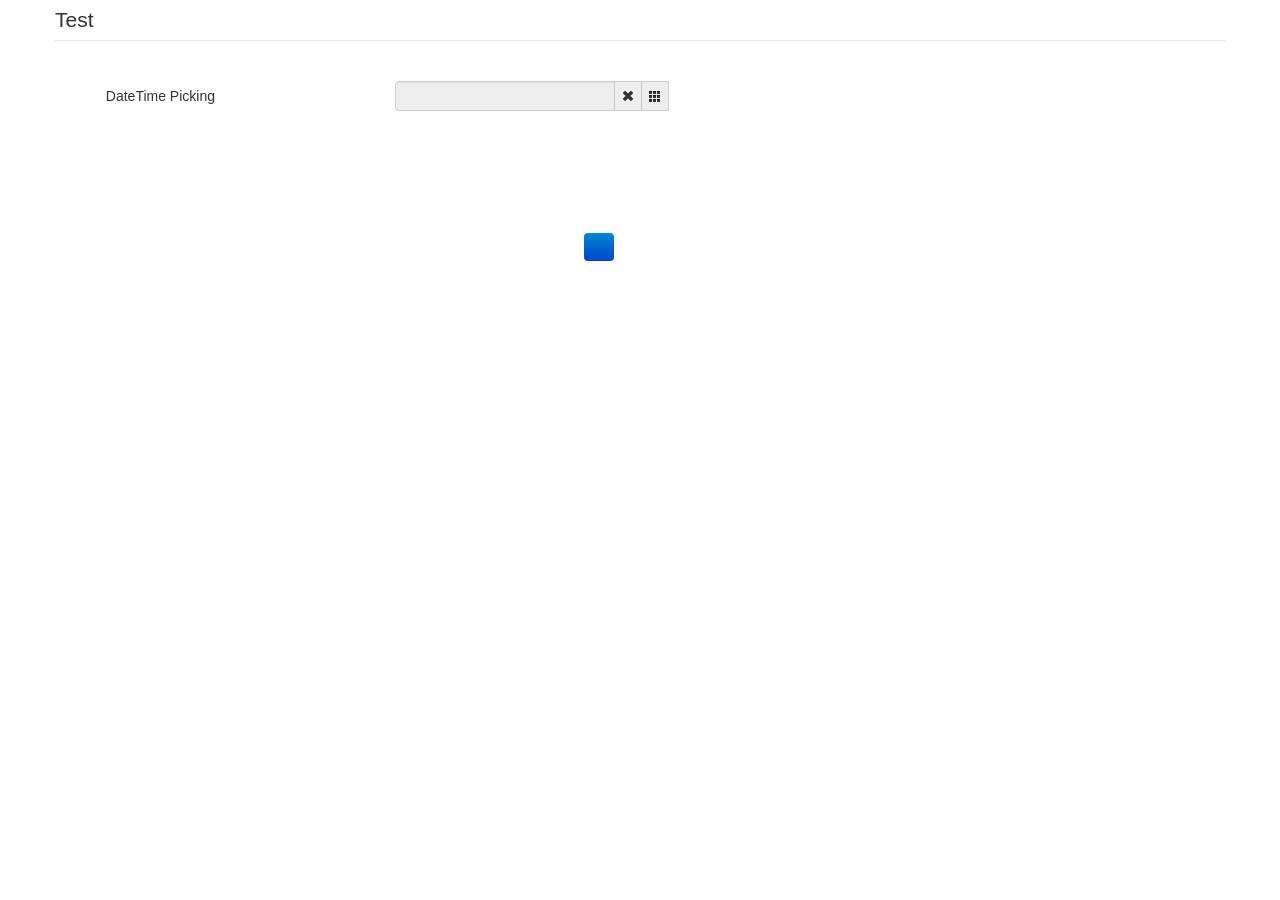
<file: Complain.Web/Content/Admin/assets/bootstrap-datetimepicker/sample/index.html>
<!DOCTYPE html>
<html>
<head>
    <title></title>
    <link href="./bootstrap/css/bootstrap.min.css" rel="stylesheet" media="screen">
    <link href="../css/datetimepicker.css" rel="stylesheet" media="screen">
</head>

<body>
<div class="container">
    <form action="" class="form-horizontal">
        <fieldset>
            <legend>Test</legend>
            <div class="control-group">
                <label class="control-label">DateTime Picking</label>
                <div class="controls input-append date form_datetime" data-date="1979-09-16T05:25:07Z" data-date-format="dd MM yyyy - HH:ii p" data-link-field="dtp_input1">
                    <input size="16" type="text" value="" readonly>
                    <span class="add-on"><i class="icon-remove"></i></span>
					<span class="add-on"><i class="icon-th"></i></span>
                </div>
				<input type="hidden" id="dtp_input1" value="" /><br/>
            </div>
			<!--div class="control-group">
                <label class="control-label">Date Picking</label>
                <div class="controls input-append date form_date" data-date="" data-date-format="dd MM yyyy" data-link-field="dtp_input2" data-link-format="yyyy-mm-dd">
                    <input size="16" type="text" value="" readonly>
                    <span class="add-on"><i class="icon-remove"></i></span>
					<span class="add-on"><i class="icon-th"></i></span>
                </div>
				<input type="hidden" id="dtp_input2" value="" /><br/>
            </div>
			<div class="control-group">
                <label class="control-label">Time Picking</label>
                <div class="controls input-append date form_time" data-date="" data-date-format="hh:ii" data-link-field="dtp_input3" data-link-format="hh:ii">
                    <input size="16" type="text" value="" readonly>
                    <span class="add-on"><i class="icon-remove"></i></span>
					<span class="add-on"><i class="icon-th"></i></span>
                </div>
				<input type="hidden" id="dtp_input3" value="" /><br/>
            </div-->
        </fieldset>
    </form>
</div>

<script type="text/javascript" src="./jquery/jquery-1.8.3.min.js" charset="UTF-8"></script>
<script type="text/javascript" src="./bootstrap/js/bootstrap.min.js"></script>
<script type="text/javascript" src="../js/bootstrap-datetimepicker.js" charset="UTF-8"></script>
<script type="text/javascript" src="../js/locales/bootstrap-datetimepicker.fr.js" charset="UTF-8"></script>
<script type="text/javascript">
    $('.form_datetime').datetimepicker({
        //language:  'fr',
        weekStart: 1,
        todayBtn:  1,
		autoclose: 1,
		todayHighlight: 1,
		startView: 2,
		forceParse: 0,
        showMeridian: 1
    });
	/*$('.form_date').datetimepicker({
        language:  'fr',
        weekStart: 1,
        todayBtn:  1,
		autoclose: 1,
		todayHighlight: 1,
		startView: 2,
		minView: 2,
		forceParse: 0
    });
	$('.form_time').datetimepicker({
        language:  'fr',
        weekStart: 1,
        todayBtn:  1,
		autoclose: 1,
		todayHighlight: 1,
		startView: 1,
		minView: 0,
		maxView: 1,
		forceParse: 0
    });*/
</script>

</body>
</html>
</file>
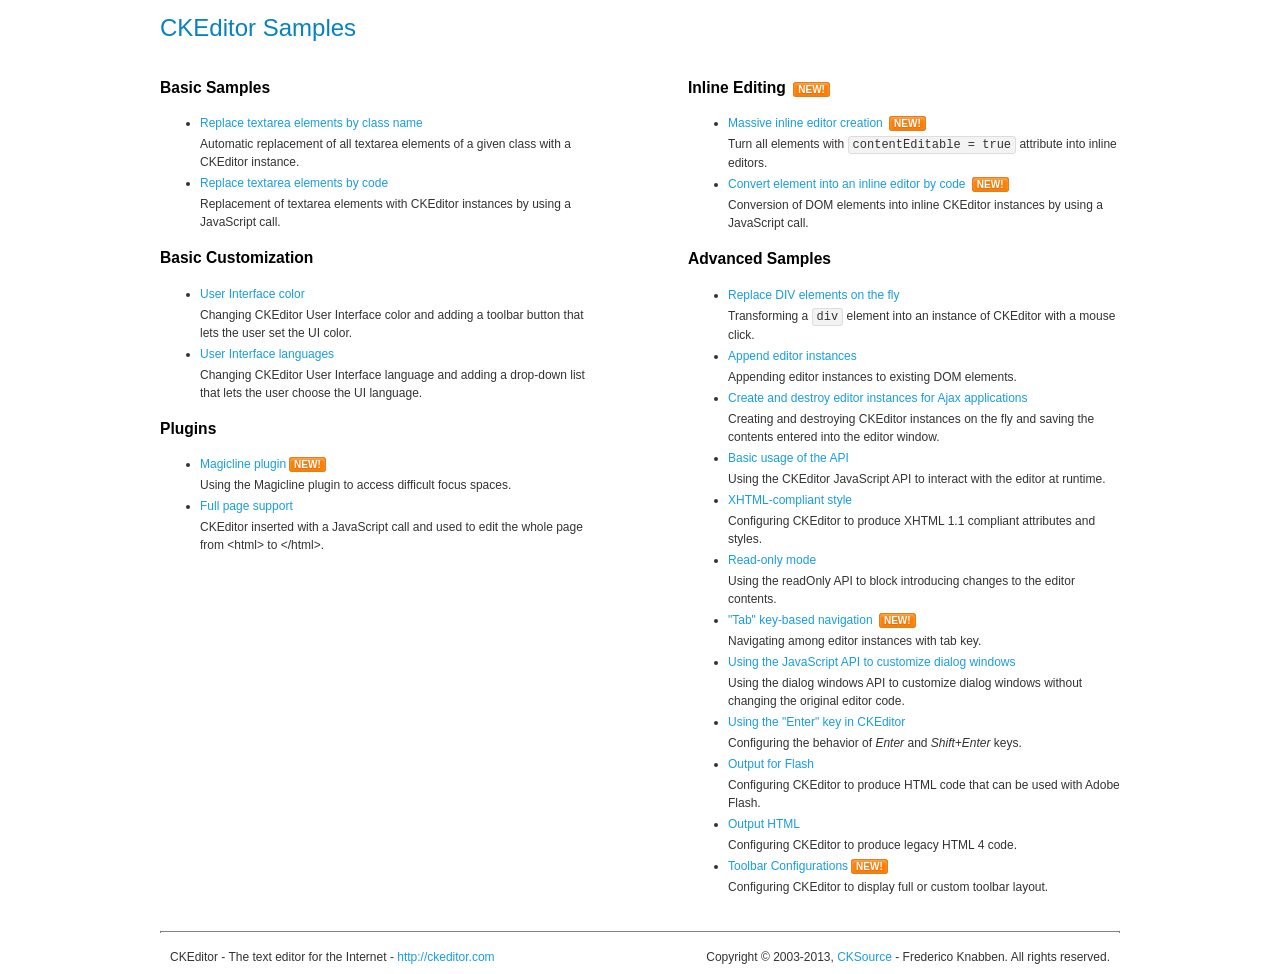
<file: Complain.Web/Content/Admin/assets/ckeditor/samples/index.html>
<!DOCTYPE html>
<!--
Copyright (c) 2003-2013, CKSource - Frederico Knabben. All rights reserved.
For licensing, see LICENSE.html or http://ckeditor.com/license
-->
<html>
<head>
	<title>CKEditor Samples</title>
	<meta charset="utf-8">
	<link rel="stylesheet" href="sample.css">
</head>
<body>
	<h1 class="samples">
		CKEditor Samples
	</h1>
	<div class="twoColumns">
		<div class="twoColumnsLeft">
			<h2 class="samples">
				Basic Samples
			</h2>
			<dl class="samples">
				<dt><a class="samples" href="replacebyclass.html">Replace textarea elements by class name</a></dt>
				<dd>Automatic replacement of all textarea elements of a given class with a CKEditor instance.</dd>

				<dt><a class="samples" href="replacebycode.html">Replace textarea elements by code</a></dt>
				<dd>Replacement of textarea elements with CKEditor instances by using a JavaScript call.</dd>
			</dl>

			<h2 class="samples">
				Basic Customization
			</h2>
			<dl class="samples">
				<dt><a class="samples" href="uicolor.html">User Interface color</a></dt>
				<dd>Changing CKEditor User Interface color and adding a toolbar button that lets the user set the UI color.</dd>

				<dt><a class="samples" href="uilanguages.html">User Interface languages</a></dt>
				<dd>Changing CKEditor User Interface language and adding a drop-down list that lets the user choose the UI language.</dd>
			</dl>


			<h2 class="samples">Plugins</h2>
<dl class="samples">
<dt><a class="samples" href="plugins/magicline/magicline.html">Magicline plugin</a><span class="new">New!</span></dt>
<dd>Using the Magicline plugin to access difficult focus spaces.</dd>

<dt><a class="samples" href="plugins/wysiwygarea/fullpage.html">Full page support</a></dt>
<dd>CKEditor inserted with a JavaScript call and used to edit the whole page from &lt;html&gt; to &lt;/html&gt;.</dd>
</dl>
		</div>
		<div class="twoColumnsRight">
			<h2 class="samples">
				Inline Editing <span class="new">New!</span>
			</h2>
			<dl class="samples">
				<dt><a class="samples" href="inlineall.html">Massive inline editor creation</a> <span class="new">New!</span></dt>
				<dd>Turn all elements with <code>contentEditable = true</code> attribute into inline editors.</dd>

				<dt><a class="samples" href="inlinebycode.html">Convert element into an inline editor by code</a> <span class="new">New!</span></dt>
				<dd>Conversion of DOM elements into inline CKEditor instances by using a JavaScript call.</dd>

				
			</dl>

			<h2 class="samples">
				Advanced Samples
			</h2>
			<dl class="samples">
				<dt><a class="samples" href="divreplace.html">Replace DIV elements on the fly</a></dt>
				<dd>Transforming a <code>div</code> element into an instance of CKEditor with a mouse click.</dd>

				<dt><a class="samples" href="appendto.html">Append editor instances</a></dt>
				<dd>Appending editor instances to existing DOM elements.</dd>

				<dt><a class="samples" href="ajax.html">Create and destroy editor instances for Ajax applications</a></dt>
				<dd>Creating and destroying CKEditor instances on the fly and saving the contents entered into the editor window.</dd>

				<dt><a class="samples" href="api.html">Basic usage of the API</a></dt>
				<dd>Using the CKEditor JavaScript API to interact with the editor at runtime.</dd>

				<dt><a class="samples" href="xhtmlstyle.html">XHTML-compliant style</a></dt>
				<dd>Configuring CKEditor to produce XHTML 1.1 compliant attributes and styles.</dd>

				<dt><a class="samples" href="readonly.html">Read-only mode</a></dt>
				<dd>Using the readOnly API to block introducing changes to the editor contents.</dd>

				<dt><a class="samples" href="tabindex.html">"Tab" key-based navigation</a> <span class="new">New!</span></dt>
				<dd>Navigating among editor instances with tab key.</dd>


				
<dt><a class="samples" href="plugins/dialog/dialog.html">Using the JavaScript API to customize dialog windows</a></dt>
<dd>Using the dialog windows API to customize dialog windows without changing the original editor code.</dd>

<dt><a class="samples" href="plugins/enterkey/enterkey.html">Using the &quot;Enter&quot; key in CKEditor</a></dt>
<dd>Configuring the behavior of <em>Enter</em> and <em>Shift+Enter</em> keys.</dd>

<dt><a class="samples" href="plugins/htmlwriter/outputforflash.html">Output for Flash</a></dt>
<dd>Configuring CKEditor to produce HTML code that can be used with Adobe Flash.</dd>

<dt><a class="samples" href="plugins/htmlwriter/outputhtml.html">Output HTML</a></dt>
<dd>Configuring CKEditor to produce legacy HTML 4 code.</dd>

<dt><a class="samples" href="plugins/toolbar/toolbar.html">Toolbar Configurations</a><span class="new">New!</span></dt>
<dd>Configuring CKEditor to display full or custom toolbar layout.</dd>

			</dl>
		</div>
	</div>
	<div id="footer">
		<hr>
		<p>
			CKEditor - The text editor for the Internet - <a class="samples" href="http://ckeditor.com/">http://ckeditor.com</a>
		</p>
		<p id="copy">
			Copyright &copy; 2003-2013, <a class="samples" href="http://cksource.com/">CKSource</a> - Frederico Knabben. All rights reserved.
		</p>
	</div>
</body>
</html>
</file>
<file: Complain.Web/Content/Admin/css/style-responsive.css>
@media (min-width: 980px) {
    /*-----*/
    .custom-bar-chart {
        margin-bottom: 40px;
    }
}

@media (min-width: 768px) and (max-width: 979px) {

    .mail-box .sm-side {
        width: 30%;
    }

    .mail-box .lg-side {
        width: 70%;
    }
    /*-----*/
    .custom-bar-chart {
        margin-bottom: 40px;
    }

}

@media (max-width: 768px) {

    .header {
        position: absolute;
    }

    /*sidebar*/

    #sidebar {
        height: auto;
        overflow: hidden;
        position: absolute;
        width: 100%;
        z-index: 1001;
    }


    /* body container */
    #main-content {
        margin: 0px!important;
        position: none !important;
    }

    #sidebar > ul > li > a > span {
        line-height: 35px;
    }

    #sidebar > ul > li {
        margin: 0 10px 5px 10px;
    }
    #sidebar > ul > li > a {
        height:35px;
        line-height:35px;
        padding: 0 10px;
        text-align: left;
    }
    #sidebar > ul > li > a i{
        /*display: none !important;*/
    }

    .mail-info, .mail-info:hover {
        display: none !important;
    }
    #sidebar ul > li > a .arrow, #sidebar > ul > li > a .arrow.open {
        margin-right: 10px;
        margin-top: 15px;
    }

    #sidebar ul > li.active > a .arrow, #sidebar ul > li > a:hover .arrow, #sidebar ul > li > a:focus .arrow,
    #sidebar > ul > li.active > a .arrow.open, #sidebar > ul > li > a:hover .arrow.open, #sidebar > ul > li > a:focus .arrow.open{
        margin-top: 15px;
    }

    #sidebar > ul > li > a, #sidebar > ul > li > ul.sub > li {
        width: 100%;
    }
    #sidebar > ul > li > ul.sub > li > a {
        background: transparent !important ;
    }
    #sidebar > ul > li > ul.sub > li > a:hover {
        /*background: #4A8BC2 !important ;*/
    }


    /* sidebar */
    #sidebar {
        margin: 0px !important;
    }

    /* sidebar collabler */
    #sidebar .btn-navbar.collapsed .arrow {
        display: none;
    }

    #sidebar .btn-navbar .arrow {
        position: absolute;
        right: 35px;
        width: 0;
        height: 0;
        top:48px;
        border-bottom: 15px solid #282e36;
        border-left: 15px solid transparent;
        border-right: 15px solid transparent;
    }


    /*---------*/

    .btn {
        margin-bottom: 5px;
    }


    .mail-box aside {
        display: block;
    }

    .mail-box .sm-side , .mail-box .lg-side{
        width: 100% ;
    }

    /* full calendar fix */
    .fc-header-right {
        left:25px;
        position: absolute;
    }

    .fc-header-left .fc-button {
        margin: 0px !important;
        top: -10px !important;
    }

    .fc-header-right .fc-button {
        margin: 0px !important;
        top: -50px !important;
    }

    .fc-state-active, .fc-state-active .fc-button-inner, .fc-state-hover, .fc-state-hover .fc-button-inner {
        background: none !important;
        color: #FFFFFF !important;
    }

    .fc-state-default, .fc-state-default .fc-button-inner {
        background: none !important;
    }

    .fc-button {
        border: none !important;
        margin-right: 2px;
    }

    .fc-view {
        top: 0px !important;
    }

    .fc-button .fc-button-inner {
        margin: 0px !important;
        padding: 2px !important;
        border: none !important;
        margin-right: 2px !important;
        background-color: #fafafa !important;
        background-image: -moz-linear-gradient(top, #fafafa, #efefef) !important;
        background-image: -webkit-gradient(linear, 0 0, 0 100%, from(#fafafa), to(#efefef)) !important;
        background-image: -webkit-linear-gradient(top, #fafafa, #efefef) !important;
        background-image: -o-linear-gradient(top, #fafafa, #efefef) !important;
        background-image: linear-gradient(to bottom, #fafafa, #efefef) !important;
        filter: progid:dximagetransform.microsoft.gradient(startColorstr='#fafafa', endColorstr='#efefef', GradientType=0) !important;
        -webkit-box-shadow: 0 1px 0px rgba(255, 255, 255, .8) !important;
        -moz-box-shadow: 0 1px 0px rgba(255, 255, 255, .8) !important;
        box-shadow: 0 1px 0px rgba(255, 255, 255, .8) !important;
        -webkit-border-radius: 3px !important;
        -moz-border-radius: 3px !important;
        border-radius: 3px !important;
        color: #646464 !important;
        border: 1px solid #ddd !important;
        text-shadow: 0 1px 0px rgba(255, 255, 255, .6) !important;
        text-align: center;
    }

    .fc-button.fc-state-disabled .fc-button-inner {
        color: #bcbbbb !important;
    }

    .fc-button.fc-state-active .fc-button-inner {
        background-color: #e5e4e4 !important;
        background-image: -moz-linear-gradient(top, #e5e4e4, #dddcdc) !important;
        background-image: -webkit-gradient(linear, 0 0, 0 100%, from(#e5e4e4), to(#dddcdc)) !important;
        background-image: -webkit-linear-gradient(top, #e5e4e4, #dddcdc) !important;
        background-image: -o-linear-gradient(top, #e5e4e4, #dddcdc) !important;
        background-image: linear-gradient(to bottom, #e5e4e4, #dddcdc) !important;
        filter: progid:dximagetransform.microsoft.gradient(startColorstr='#e5e4e4', endColorstr='#dddcdc', GradientType=0) !important;
    }

    .fc-content {
        margin-top: 50px;
    }

    .fc-header-title h2 {
        line-height: 40px !important;
        font-size: 12px !important;
    }

    .fc-header {
        margin-bottom:0px !important;
    }

    /*--*/

    /*.chart-position {*/
        /*margin-top: 0px;*/
    /*}*/

    .timeline-desk .album a {
        margin-bottom: 5px;
        margin-right: 4px;
    }

    .stepy-titles li {
        margin: 10px 3px;
    }

    .mail-option .btn {
        margin-bottom: 0;
    }

    .boxed-page .container #sidebar {
        position:absolute;
    }

    /*--horizontal menu--*/
    .full-width .navbar-toggle {
        border: 1px solid #eaeaea;
    }
    .full-width .navbar-toggle .icon-bar {
        background: #c7c7c7;
    }

    .full-width .navbar-toggle {
        float: left;
        margin-top: 12px;
    }

    .horizontal-menu {
        float: left;
        margin-left:0px;
        width: 70%;
        margin-top: 10px;
    }

    .top-nav {
        position: absolute;
        right: 10px;
        top: 0px;
    }

    .horizontal-menu .navbar-nav > li > a {
        padding-bottom: 10px;
        padding-top: 10px;
    }
    /*-----*/
    .custom-bar-chart {
        margin-bottom: 40px;
    }

    /*menu icon plus minus*/
    .dcjq-icon {
        top: 10px;
    }
    ul.sidebar-menu li ul.sub li a {
        padding: 0;
    }

    /*---*/

    .img-responsive {
        width: 100%;
    }

}



@media (max-width: 480px) {

    .notify-row, .search, .dont-show , .inbox-head .sr-input, .inbox-head .sr-btn{
        display: none;
    }

    .mail-box aside {
        display: block;
    }

    .mail-box .sm-side , .mail-box .lg-side{
        width: 100% ;
    }

    #top_menu .nav > li, ul.top-menu > li {
        float: right;
    }
    .hidden-phone {
        display: none !important;
    }

    .dataTables_filter {
        float: left;
    }

    .dataTables_info {
        margin-bottom: 10px;
    }

    .mail-option .btn {
        margin-bottom: 0;
    }

    .mail-option .inbox-pagination {
        margin-top: 10px;
        float: left;
    }

    .chart-position {
       margin-top: 0px;
     }
    /*--horizontal menu--*/
    .full-width .navbar-toggle {
        border: 1px solid #eaeaea;
    }
    .full-width .navbar-toggle .icon-bar {
        background: #c7c7c7;
    }

    .full-width .navbar-toggle {
        float: left;
        margin-top: 12px;
    }

    .horizontal-menu {
        float: left;
        margin-left:0px;
        width: 100%;
    }

    .top-nav {
        position: absolute;
        right: 10px;
        top: 0px;
    }

    .horizontal-menu .navbar-nav > li > a {
        padding-bottom: 10px;
        padding-top: 10px;
    }

    .ms-container {
        width: 100%;
    }
}

@media (max-width:320px) {
    .login-social-link a {
        padding: 15px 17px !important;
    }

    .notify-row, .search, .dont-show, .inbox-head .sr-input, .inbox-head .sr-btn {
        display: none;
    }

    .mail-box aside {
        display: block ;
    }

    .mail-box .sm-side , .mail-box .lg-side{
        width: 100% ;
    }

    #top_menu .nav > li, ul.top-menu > li {
        float: right;
    }

    .hidden-phone {
        display: none !important;
    }

    .dataTables_filter {
        float: left;
    }

    .dataTables_info {
        margin-bottom: 10px;
    }

    .mail-option .btn {
        margin-bottom: 0;
    }

    .mail-option .inbox-pagination {
        margin-top: 10px;
        float: left;
    }

    .chart-position {
        margin-top: 0px;
    }

    .lock-wrapper {
        margin: 10% auto;
        max-width: 310px;
    }
    .lock-input {
        width: 82%;
    }
}
</file>
<file: Complain.Web/Content/err/css/style.css>
@import url(http://fonts.googleapis.com/css?family=Hind:600,300);
@import url(http://fonts.googleapis.com/css?family=Roboto:500,100,300);

/*----------------------------------------------------------------------------------------
						FONT (OPEN SANS) IMPORT FROM GOOGLE FONTS 
-----------------------------------------------------------------------------------------*/
/*----------------------------------------------------------------------------------------
						COMMON STYLES
-----------------------------------------------------------------------------------------*/

body {
	font-family: 'Hind', sans-serif;
	font-size: 17px;
	font-weight: lighter;
	line-height: 1.5;
	color: #555;
	background: #fff;
}

#wrap {
	overflow: hidden;
}

section,
header {
	padding-top: 150px;
	padding-bottom: 150px;
	position: relative;
	overflow: hidden;
	z-index: 1;
	border-bottom: 1px solid #e8e8e8;
}

section.dark-bg,
header.dark-bg,
.no-sep{
	border-bottom: none;
}

.container,
.container-fluid {
	position: relative;
	z-index: 1;
}

a,
a:hover,
a:focus {
	color: inherit;
	text-decoration: none;
	outline: 0;
	-webkit-transition: all 0.25s ease-out;
	-moz-transition: all 0.25s ease-out;
	-ms-transition: all 0.25s ease-out;
	-o-transition: all 0.25s ease-out;
	transition: all 0.25s ease-out;
}

h1,
h2,
h3,
h4,
h5 {
	color: #222;
	line-height: 1.2;
	font-family: 'Roboto', sans-serif;
	font-weight: 100;
	letter-spacing: 0.5px;
}

h1 {
	font-size: 60px;
}

h2 {
	font-size: 44px;
	margin: 0 0 30px 0;
}

h3 {
	font-size: 26px;
	font-weight: 300;
}

h4 {
	font-size: 20px;
	font-weight: 300;
	margin: 10px 0 20px 0;
}

h5 {
	color: #00c0ff;
	font-size: 18px;
	font-weight: lighter;
	margin: 10px 0 20px 0;
}

.dark-bg h1,
.dark-bg h2,
.dark-bg h3,
.dark-bg h4 {
	color: #fff;
}

.dark-bg {
	color: #fff;
}

ul {
	margin: 0;
	padding: 0px;
	list-style: none;
}

blockquote {
	padding: 40px;
	display: block;
	position: relative;
	overflow: hidden;
	text-align: left;
	border-radius: 15px;
	border: 1px solid #e8e8e8;
}

blockquote small {
	text-align: inherit;
	padding: 30px 0 0 0;
	color: #aaa;
}

code {
	padding: 20px 20px 20px 80px;
	display: block;
	position: relative;
	text-align: left;
	border-radius: 15px;
	border: 1px solid #e8e8e8;
	color: #03C;
	background: none;
	overflow: auto;
}

code:before {
	content: '</>';
	font-size: 16px;
	font-weight: bold;
	padding-top: 20px;
	display: block;
	position: absolute;
	width: 60px;
	left: 0px;
	top: 0;
	bottom: 0;
	text-align: center;
	color: #ccc;
	background: #f8f8f8;
}

hr {
	margin-top: 20px;
	margin-bottom: 20px;
}

.table > thead > tr > th,
.table > tbody > tr > th,
.table > tfoot > tr > th,
.table > thead > tr > td,
.table > tbody > tr > td,
.table > tfoot > tr > td {
	padding: 20px;
	border-top: 1px solid rgba(0,0,0,0.05);
}

.dark-bg .table > thead > tr > th,
.dark-bg .table > tbody > tr > th,
.dark-bg .table > tfoot > tr > th,
.dark-bg .table > thead > tr > td,
.dark-bg .table > tbody > tr > td,
.dark-bg .table > tfoot > tr > td {
	padding: 20px;
	border-top: 1px solid rgba(255,255,255,0.1);
}

.table-hover > tbody > tr:hover {
	background-color: rgba(0,0,0,0.025);
}

.dark-bg .table-hover > tbody > tr:hover {
	background-color: rgba(0,0,0,0.2);
}

::selection {
	background: #00c0ff;
	color: #fff;
}
::-moz-selection {
 background: #00c0ff;
 color: #fff;
}

.zero-bottom {
	padding-bottom: 0;
}

.zero-top {
	padding-top: 0;
}


.desc-text {
	opacity: 0.7;
}

.sep-bottom {
	margin-bottom: 60px;
}

.sep-half-bottom {
	margin-bottom: 30px;
}

.double-padding {
	padding-top: 250px;
	padding-bottom: 250px;
}
.half-padding {
	padding-top: 100px;
	padding-bottom: 100px;
}
@media (max-width: 1200px) {
section,
header {
	padding-top: 100px;
	padding-bottom: 100px;
}
.double-padding {
	padding-top: 150px;
	padding-bottom: 150px;
}
}
@media (max-width: 992px) {

body {
	text-align: center;
}

section,
header,
.double-padding,
.half-padding {
	padding-top: 80px;
	padding-bottom: 80px;
}

.text-left,
.text-right {
	text-align: center;
}

h1 {
	font-size: 40px;
}

h2 {
	font-size: 30px;
}

h3 {
	font-size: 24px;
}

h4 {
	font-size: 18px;
}

.row [class^=col-] {
	padding-bottom: 40px;
}

.row.no-dev [class^=col-],
 .row [class^=col-sm-] {
	padding-bottom: 0px;
}

.row [class^=col-]:last-child {
	padding-bottom: 0;
}
}
@media (max-width: 767px) {

.row [class^=col-sm-] {
	padding-bottom: 40px;
}
}

/*----------------------------------------------------------------------------------------
						FORM STYLES
-----------------------------------------------------------------------------------------*/

.form-group {
	margin: 0;
}

.form-control {
	padding: 20px 25px;
	line-height: 1.6;
	font-size: inherit;
	height: auto;
}

.form-group .btn {
	border-radius: 0;
	font-size: inherit;
	padding: 20px;
}

.form-group input,
.input-group input,
.form-group textarea,
button {
	color: #222;
	box-shadow: none;
	-webkit-box-shadow: none;
	-webkit-appearance: none;
	border: 0;
	border-radius: 0;
}

.input-group input:focus,
.form-group input:focus,
.form-group textarea:focus,
.input-group button:focus {
	box-shadow: none;
	transition: none;
	border: 0;
	outline: 0;
}

.placeholdersjs {
	color: #aaa !important;
}

/*----------------------------------------------------------------------------------------
						CONTACT FORM STYLE
----------------------------------------------------------------------------------------*/

.form-container {
	background: #fff;
	padding: 40px;
	border-radius: 3px;
}

.dark-bg .form-container {
	background: #252830;
}

.form-container form {
	margin: 0 0 40px 0;
}

.form-container .title,
.form-container p,
.form-container small {
	margin: 0 0 40px 0;
}

.form-container *:last-child {
	margin-bottom: 0;
}

#contact_form {
	border-top: 1px solid rgba(0, 0, 0, 0.07);
}

#modalContact .modal-title {
	margin: 0 0 40px 0;
}

#contact_form .form-group {
	margin: 0;
}

#contact_form .form-control {
	border-bottom: 1px solid rgba(0, 0, 0, 0.07);
	padding-left: 0;
	width: 100%;
	background: none;
	color: inherit;
}

textarea.form-control {
	resize: none;
}

#contact_form button {
	margin-top: 40px;
}

#contact_form label {
	display: block;
	font-size: 14px;
	font-weight: normal;
	position: relative;
	margin: 0;
}

#contact_form label.error {
	background: #e44646;
	color: #fff;
	padding: 5px 10px;
}

#contact_form label.valid {
	display: none !important;
}

.dark-bg #contact_form,
.dark-bg #contact_form .form-control {
	border-color: rgba(255, 255, 255, 0.2);
}

.data-list li,
.data-list-alt li{
	padding-left: 45px;
	padding-bottom: 30px;
	position: relative;
}

.data-list .icon,
.data-list-alt .icon {
	position: absolute;
	top: 0;
	left: 0;
	font-size: 130%;
	opacity: 0.4;
}
.data-list-alt li {
	border-top:1px solid rgba(0,0,0,0.05);
	padding-top:15px;
	padding-bottom:15px;
}
.data-list-alt .icon {
	top:15px;
}
@media (max-width: 992px) {

.data-list li {
	padding-left: 0;
}

.data-list .icon {
	position: relative;
	display: block;
	top: auto;
	left: auto;
	padding-bottom: 10px;
	margin: 0;
}
}

/*----------------------------------------------------------------------------------------
						BUTTONS STYLES
-----------------------------------------------------------------------------------------*/

.btn:focus,
.btn:active:focus,
.btn.active:focus {
	outline: 0px auto -webkit-focus-ring-color;
}

.input-group-btn:last-child > .btn,
.input-group-btn:last-child > .btn-group {
	margin-left: 0;
}

.btn {
	font-size: inherit;
	-webkit-transition: all 0.25s ease-in;
	-moz-transition: all 0.25s ease-in;
	-ms-transition: all 0.25s ease-in;
	-o-transition: all 0.25s ease-in;
	transition: all 0.25s ease-in;
}

.btn-sm, 
.btn-group-sm > .btn {
	font-size:14px;
	padding:3px 7px;
}

.btn-lg,
.btn-group-lg > .btn {
	padding: 22px 35px;
	font-size: inherit;
	font-size: 20px;
	border-radius: 5px;
}

.btn-primary {
	background: #00c0ff;
	border-color: #00c0ff;
}

.btn-primary:hover,
.btn-primary:focus,
.btn-primary:active {
	background: #009acc;
	border-color: #009acc;
}

.btn-primary-white {
	background: #fff;
	border-color: #fff;
	color: #00c0ff;
}

.btn-primary-white:hover,
.btn-primary-white:focus,
.btn-primary-white:active {
	background: #fff;
	border-color: #fff;
	color: #00c0ff;
}

.btn-default {
	border: 1px solid #00c0ff;
	color: #00c0ff;
	background: none;
}

.btn-default:hover,
.btn-default:focus,
.btn-default:active {
	border: 1px solid #009acc;
	color: #009acc;
	background: none;
}

.btn-default-white,
.btn-default-white:hover,
.btn-default-white:focus,
.btn-default-white:active {
	border: 1px solid #fff;
	color: #fff;
	background: none;
}

.download-btn,
.download-btn:hover,
.download-btn:active,
.download-btn:visited {
	display: inline-block;
	position: relative;
	border-radius: 5px;
	background: #000;
	color: #fff;
	overflow: hidden;
	text-align: left;
	padding: 15px 25px 12px 75px;
	font-size: 13px;
	line-height: 1.1;
	vertical-align: middle;
}

.download-btn b {
	display: block;
	padding-top: 4px;
	font-size: 25px;
	font-weight: lighter;
	white-space: nowrap;
}

.download-btn .icon {
	font-size: 40px;
	position: absolute;
	top: 15px;
	left: 20px;
}

a.read-more {
	display: inline-block;
	padding: 0px 5px;
	margin: 0 0 -4px 5px;
	font-size: 16px;
	font-weight: bold;
	line-height: 1;
	border-radius: 2px;
	letter-spacing: 3px;
}

a.read-more:hover {
	color: #00c0ff;
}

.btn,
.download-btn {
	margin-bottom: 2px;
	margin-top: 2px;
}

/*----------------------------------------------------------------------------------------
						BACKGROUND TYPE STYLES
-----------------------------------------------------------------------------------------*/

.bg-color1 {
	background-color: #252830;
}

.bg-color2 {
	background-color: #00c0ff;
}

.bg-color3 {
	background-color: #f8f9fb;
}

.cover-bg,
.fixed-bg,
.pattern-bg,
.contain-bg {
	background-repeat: no-repeat;
	background-position: center;
	background-size: cover;
}

.contain-bg {
	background-size: contain;
	background-position: center bottom;
}

.fixed-bg {
	background-attachment: fixed;
}

.pattern-bg {
	background-repeat: repeat;
	background-size: auto;
}

.video-bg {
	position: absolute;
	top: 0;
	left: 0;
	height: 100%;
	width: 100%;
	text-align: left;
	opacity: 0.5;
	z-index: 0;
}
@media only screen and (-webkit-min-device-pixel-ratio: 2) and (max-device-width: 1024px) {

.fixed-bg {
	background-attachment: scroll !important;
}
}

/*----------------------------------------------------------------------------------------
						TITLE STYLES
-----------------------------------------------------------------------------------------*/

.title {
	margin: 0 0 60px 0;
}

h3.title,
h4.title {
	margin: 0 0 30px 0;
}

h1.sub-title,
h2.sub-title,
h3.sub-title,
h4.sub-title {
	color: #00c0ff;
	margin: 0 0 60px 0;
}

.bg-color2 .sub-title{
	color:#fff;
}

.big-title,
.giant-title,
.mega-title{
	font-size: 70px;
	font-weight: 100;
	text-transform: uppercase;
	margin-bottom: 70px;
}

.giant-title {
	font-size: 110px;
}

.mega-title {
	font-size: 200px;
}

.mega-title .icon{
	font-size:80%;
}

.big-title.zero-bottom,
.giant-title.zero-bottom {
	margin-bottom: 0;
}

.icon {
	margin-right: 10px;
}

.btn .icon {
	vertical-align:middle;
}

.right-icon {
	margin-left: 10px;
	margin-right: 0;
}

.big-icon {
	display: inline-block;
	font-size: 64px;
}

.center-icon {
	margin-right: auto;
	margin-left: auto;
}

.big-right-icon {
	font-size: 64px;
	margin-left: 10px;
	margin-right: 0;
}

.border-block{
	border:1px solid rgba(0,0,0,0.1);
	padding:30px;
}
.dark-bg .border-block{
	border:1px solid rgba(255,255,255,0.5);
}

.text-highlight{
	background:rgba(0,0,0,0.5);
	padding:0 20px;
}

@media (max-width: 767px) {
.big-title,
.giant-title {
	font-size: 40px;
}
.mega-title {
	font-size: 100px;
}
}

/*----------------------------------------------------------------------------------------
						TOGGLES STYLES
-----------------------------------------------------------------------------------------*/

.panel {
	border: 1px solid rgba(0,0,0,0.1);
	box-shadow: none;
	-webkit-box-shadow: none;
	border-radius: 0;
	background-color: #fff;
}

a.panel-heading {
	display: block;
	position: relative;
	border-bottom: 1px solid rgba(0,0,0,0.1);
	font-weight: bold;
	padding: 20px 60px 20px 25px;
	color: #00c0ff;
	text-align: left;
}

a.panel-heading:after {
	content: "";
	display: block;
	position: absolute;
	top: 31px;
	right: 25px;
	height: 10px;
	width: 10px;
	border-left: 1px solid rgba(0,0,0,0.2);
	border-top: 1px solid rgba(0,0,0,0.2);
	transform: rotate(45deg);
	-webkit-transform: rotate(45deg);
	-moz-transform: rotate(45deg);
	-ms-transform: rotate(45deg);
	-o-transform: rotate(45deg);
}

a.panel-heading.collapsed:after {
	top: 25px;
	border: none;
	border-right: 1px solid rgba(0,0,0,0.2);
	border-bottom: 1px solid rgba(0,0,0,0.2);
}

.panel-body {
	padding: 40px;
}

.dark-bg .panel {
	background-color: #202229;
}

.dark-bg a.panel-heading:after {
	border-color: rgba(255,255,255,0.2);
}

/*----------------------------------------------------------------------------------------
						TABS STYLES
-----------------------------------------------------------------------------------------*/

.nav-tabs li a {
	padding: 20px 25px;
	font-weight: bold;
}

.nav-tabs li.active a,
.nav-tabs li.active a:hover,
.nav-tabs li.active a:focus {
	color: #00c0ff;
}

.nav-tabs li a:hover {
	background: none;
}

.tab-content {
	padding: 35px 25px;
	border: 1px solid #ddd;
	border-top: none;
	border-radius: 0 0 4px 4px;
}
@media (max-width: 767px) {

.nav-tabs > li {
	float: none;
}

.nav-tabs > li a {
	display: block;
	border-top: 1px solid #ddd;
	border-right: 1px solid #ddd;
	border-left: 1px solid #ddd;
	border-radius: 0;
	margin: 0;
}

.nav-tabs li:first-child a {
	border-radius: 4px 4px 0 0;
}

.nav-tabs > li a:hover,
 .nav-tabs > li.active > a,
 .nav-tabs > li.active > a:hover,
 .nav-tabs > li.active > a:focus {
	border-color: #ddd;
}
}

/*----------------------------------------------------------------------------------------
						PRELOADER STYLES
----------------------------------------------------------------------------------------*/

#preloader {
	background: #fff;
	top: 0;
	right: 0;
	bottom: 0;
	width: 100%;
	height: 100%;
	left: 0;
	position: fixed;
	z-index: 9999;
}

#preloader .loading-data {
	position: absolute;
	top: 50%;
	left: 50%;
	width: 36px;
	height: 36px;
	margin: -18px 0 0 -18px;
	text-align: center;
	border-radius: 50%;
	border: 2px solid #00c0ff;
	border-top-color: rgba(0,192,255,0);
	-webkit-animation: loader-animation 0.8s infinite linear;
	animation: loader-animation 1s infinite linear;
	-webkit-animation-fill-mode: both;
	animation-fill-mode: both;
}
@-webkit-keyframes 
loader-animation {
 from {
 transform: rotate(0deg);
 -webkit-transform: rotate(0deg);
}

to {
	transform: rotate(360deg);
	-webkit-transform: rotate(360deg);
}
}
@keyframes 
loader-animation {
 from {
 transform: rotate(0deg);
 -webkit-transform: rotate(0deg);
}

to {
	transform: rotate(360deg);
	-webkit-transform: rotate(360deg);
}
}

/*----------------------------------------------------------------------------------------
						MODAL POPUP STYLES
----------------------------------------------------------------------------------------*/

.modal {
	overflow-y: auto;
	text-align: center;
}

.modal-content {
	padding: 100px 20px;
	box-shadow: none;
	-webkit-box-shadow: none;
	border-radius: 4px;
	border: 0;
}

.modal-title {
	margin: 0;
}

.modal-title .icon {
	font-size: 48px;
	line-height: 48px;
	display: block;
	margin: 0 0 40px 0;
	color: #00c0ff;
}

.modal-title .icon.icon-ban {
	color: #e44646;
}

.modal-open {
	overflow: auto;
}

.modal-content .close {
	position: absolute;
	top: 10px;
	right: 15px;
}

.close {
	font-family: inherit;
	font-size: 32px;
	font-weight: 100;
	text-shadow: none;
}

.close:focus {
	outline: 0px auto -webkit-focus-ring-color;
}

#modalVideo .modal-content .close {
	position: relative;
	display: block;
	float: none;
	right: auto;
	top: auto;
	margin: -5px auto 5px auto;
}

#modalVideo .container {
	margin-top: 50px;
}

#modalVideo .modal-content {
	padding: 10px;
}
@media (max-width: 767px) {

#modalVideo .container {
	margin-top: 20px;
}
}

/*----------------------------------------------------------------------------------------
						CAROUSEL SLIDER STYLES
----------------------------------------------------------------------------------------*/

.carousel {
	position: static;
	padding-bottom: 50px;
}

.carousel-indicators {
	font-size: 0;
	line-height: 0;
}

.carousel-indicators li,
.carousel-indicators .active {
	display: inline-block;
	width: 60px;
	height: 2px;
	margin: 0;
	text-indent: -999px;
	border: none;
	border-radius: 0px;
	cursor: pointer;
	background-color: #000;
	opacity: 0.15;
}

.carousel-indicators .active {
	background-color: #00c0ff;
	opacity: 1;
}

.carousel-control {
	position: absolute;
	top: auto;
	left: 0;
	bottom: 0;
	height: 50px;
	width: 50%;
	opacity: 0.25;
	filter: alpha(opacity=25);
}

.carousel-control.left,
.carousel-control.right {
	background: rgba(0,0,0,0.05);
}

.dark-bg .carousel-control.left,
.dark-bg .carousel-control.right {
	background: rgba(0,0,0,0.5);
}

.carousel-control .arrow {
	display: block;
	position: absolute;
	top: 50%;
	margin-top: -10px;
	height: 20px;
	width: 20px;
	background: none;
	border-top: 1px solid #444;
	border-right: 1px solid #444;
}

.dark-bg .carousel-control .arrow {
	border-top: 1px solid #FFF;
	border-right: 1px solid #FFF;
}

.carousel-control.left .arrow {
	transform: rotate(-135deg);
	-webkit-transform: rotate(-135deg);
	left: 50%;
}

.carousel-control.right .arrow {
	transform: rotate(45deg);
	-webkit-transform: rotate(45deg);
	right: 50%;
}

/*----------------------------------------------------------------------------------------
						ITEM LIST STYLES
----------------------------------------------------------------------------------------*/

.item-list-right li,
.item-list-left li {
	position: relative;
}

.item-list-right li {
	padding: 0 75px 60px 45px;
	text-align: right;
}

.item-list-left li {
	padding: 0 45px 60px 75px;
	text-align: left;
}

.item-list-center li {
	padding: 0 40px 60px 40px;
	text-align: center;
}

.item-list-border li {
	border:1px solid rgba(0,0,0,0.1);
	padding:40px;
	margin-bottom:30px;
	-webkit-transition: all 0.25s ease-in-out;
	-moz-transition: all 0.25s ease-in-out;
	-ms-transition: all 0.25s ease-in-out;
	-o-transition: all 0.25s ease-in-out;
	transition: all 0.25s ease-in-out;
}

.item-list-border-alt li{
	background:rgba(255,255,255,0.95);
}

.dark-bg .item-list-border-alt li{
	background:rgba(0,0,0,0.5);
}

.item-list-border li:hover{
	border:1px solid rgba(0,0,0,0.4);
}

.dark-bg .item-list-border li {
	border:1px solid rgba(255,255,255,0.1);
}
.dark-bg  .item-list-border li:hover{
	border:1px solid rgba(255,255,255,0.4);
}

.item-list-border li .big-icon{
	font-size:48px;
	opacity:0.5;
}

.item-list-small li {
	padding-bottom: 30px;
}

.item-list-right li .icon,
.item-list-left li .icon {
	font-size: 48px;
	position: absolute;
	display: inline-block;
	top: 0;
	color: #00c0ff;
}

.item-list-right li .img-icon,
.item-list-left li .img-icon {
	position: absolute;
	display: inline-block;
	top: 0;
	max-width: 50px;
	height: auto;
}

.item-list-right li .num-icon,
.item-list-left li .num-icon {
	font-size: 22px;
	font-style: normal;
	position: absolute;
	display: inline-block;
	height: 50px;
	width: 50px;
	border: 1px solid #00c0ff;
	border-radius: 50%;
	overflow: hidden;
	text-align: center;
	line-height: 50px;
	top: 0;
	color: #00c0ff;
}

.item-list-right li .icon,
.item-list-right li .img-icon,
.item-list-right li .num-icon {
	right: 0;
}

.item-list-left li .icon,
.item-list-left li .img-icon,
.item-list-left li .num-icon {
	left: 0;
}

.item-list-center li .icon,
.item-list-center li img {
	display: inline-block;
	font-size: 64px;
	color: #00c0ff;
	margin: 0 0 20px 0;
}

.item-list-right h3,
.item-list-left h3,
.item-list-center h3 {
	margin: 0 0 25px 0;
}

.item-list-right h4,
.item-list-left h4,
.item-list-center h4 {
	margin: 0 0 15px 0;
}

.item-list-right.item-list-big li {
	padding: 0 80px 100px 30px;
}

.item-list-left.item-list-big li {
	padding: 0 30px 60px 100px;
}

.item-list-big li .icon {
	font-size: 32px;
}

.item-list-right li:last-child,
.item-list-left li:last-child,
.item-list-center li:last-child {
	padding-bottom: 0 !important;
}

.dark-bg .item-list-right p,
.dark-bg .item-list-left p,
.dark-bg .item-list-center p {
	opacity: 0.8;
}
@media (max-width: 992px) {

.item-list-right h3,
 .item-list-left h3 {
	margin: 0 0 10px 0;
}

.item-list-left li .icon,
 .item-list-right li .icon,
 .item-list-left li .img-icon,
 .item-list-right li .img-icon,
 .item-list-left li .num-icon,
 .item-list-right li .num-icon {
	position: relative;
	margin: 0 0 20px 0;
}

.item-list-left li .img-icon,
 .item-list-right li .img-icon {
	max-width: 50%;
}

.item-list-left li,
 .item-list-right li {
	padding: 0 20px 40px 20px;
	text-align: center;
}
}

/*----------------------------------------------------------------------------------------
						SCREENS STYLES
----------------------------------------------------------------------------------------*/

.screen {
	max-width: 100%;
	height: auto;
}

.container-half {
	position: absolute;
	width: 50%;
	top: 0;
	bottom: 0;
}

.container-half-right {
	right: 0;
}

.container-half-left {
	left: 0;
}

img.full-height {
	height: 100%;
	width: auto;
}

img.full-width {
	width: 100%;
	height: auto;
}
 @media (max-width: 992px) {

.container-half-right,
 .container-half-left {
	display: none;
}
}

/*----------------------------------------------------------------------------------------
						MAIN NAVIGATION STYLES
----------------------------------------------------------------------------------------*/

nav.navbar {
	border-radius: 0;
	border: none;
	margin: 0;
	box-shadow: 0px 0px 1px rgba(0,0,0,0.4);
	-webkit-box-shadow: 0px 0px 1px rgba(0,0,0,0.4);
	z-index: 2;
	-webkit-transition: all 0.5s ease-in-out;
	-moz-transition: all 0.5s ease-in-out;
	-ms-transition: all 0.5s ease-in-out;
	-o-transition: all 0.5s ease-in-out;
	transition: all 0.5s ease-in-out;
}

nav.navbar.dark-bg{
	box-shadow: none;
	-webkit-box-shadow: none;
}

.navbar-fixed-top{
	height: 60px;
}

.navbar-collapse {
	padding: 0;
}

nav.navbar-slide {
	top: -60px;
}

nav.navbar-slide.show-menu {
	top: 0;
}

@media (min-width: 992px) {
nav.navbar-slide.navbar-transparent:not(.show-menu) {
	box-shadow: none;
	-webkit-box-shadow: none;
	top: 0px;
	background-color: transparent !important;
	padding:15px 15px 0 15px;
	height:75px;
}
}

.navbar .nav,
.navbar .soc-list {
	list-style: none;
	float: right;
	z-index: 5;
	margin: 0;
}

.navbar.navbar-center .navbar-brand,
.navbar.navbar-center .nav,
.navbar.navbar-center .nav li {
	float: none;
	display: inline-block;
}

.navbar .soc-list li {
	margin: 0;
}

.navbar .soc-list .icon {
	line-height: 60px;
}

.navbar .nav li {
	float: left;
	padding: 5px;
}

.navbar .nav li a {
	display: block;
	font-size: 14px;
	height: 50px;
	line-height: 50px;
	padding: 0 15px;
	text-decoration: none;
	outline: none;
	background: inherit;
}

.navbar .nav li a:hover,
.navbar .nav li.active a {
	background: none;
	color: #00c0ff;
}

.navbar > .container .navbar-brand,
.navbar > .container-fluid .navbar-brand {
	height: 60px;
	line-height: 60px;
	margin: 0;
	padding: 0;
	letter-spacing: 2px;
	color: #00c0ff;
}

.navbar .login-panel {
	float: right;
	font-size: 0;
	margin-right:-15px;
}

.navbar .login-panel .btn {
	margin: 0;
	border-radius: 0;
	font-size: 14px;
	padding: 0 20px;
	line-height: 58px;
}

.navbar-brand img {
	display: inline-block;
	vertical-align: middle;
}

.navbar-toggle {
	float: right;
	height: 60px;
	margin: 0;
	padding: 0;
}

.navbar-center .navbar-toggle {
	width: 100%;
}

.navbar-toggle .icon-bar {
	background: #00c0ff;
	height: 2px;
	border-radius: 2px;
}

.navbar-toggle .icon-bar + .icon-bar {
	margin-top: 6px;
}

.navbar-toggle.round-toggle .icon-bar {
	height: 8px;
	width: 8px;
	border-radius: 50%;
	display: inline-block;
}

.navbar-toggle.round-toggle .icon-bar + .icon-bar {
	margin-top: 0;
	margin-left: 3px;
}

.navbar-fixed-top {
	border-width: 0;
}
@media (max-width: 992px) {

nav .container {
	width: 100%;
}

nav.navbar .container-fluid,
nav.navbar .container {
	background-color: inherit;
}

.navbar-collapse {
	margin: 60px 0 0 0;
}

.navbar .nav,
 .navbar .soc-list {
	float: none;
	text-align: center;
	padding: 15px 0;
}

.navbar .nav li,
 .navbar .login-panel {
	float: none;
	margin:0;
}

.navbar .login-panel .btn {
	display: block;
}

.navbar.navbar-center .nav {
	padding: 0;
}

.navbar.navbar-center .nav li {
	display: block;
}
}

/*----------------------------------------------------------------------------------------
						INTRO STYLES
----------------------------------------------------------------------------------------*/

.intro-block .logo {
	margin: 0 0 80px 0;
}

.intro-block .slogan {
	margin: 0 0 80px 0;
}

.dark-bg .slogan {
	text-shadow: 0px 1px 1px rgba(0,0,0,0.4);
	-webkit-text-shadow: 0px 1px 1px rgba(0,0,0,0.4);
}

.intro-block .slogan p {
	margin: 50px 0 0 0;
	opacity: 0.7;
}

#big-video-wrap video,
.vjs-control-bar {
	display: none;
}

.intro-blog-block {
	padding: 150px 0 100px 0;
}
 @media (max-width: 992px) {

.intro-block {
	text-align: center;
}

.intro-block .slogan {
	margin: 0 10px 50px 10px;
}
}

/*----------------------------------------------------------------------------------------
						TYPES BLOCK BEGIN
----------------------------------------------------------------------------------------*/
.types-block {
	padding:0;
}

.types-block .row > div{
	min-height:400px;
	position:relative;
}

.types-block .content{
	margin:0 80px 70px 80px;
	position:absolute;
	left:0;
	bottom:0;
}
.types-block .content p{
	margin:0;
}
@media (max-width: 992px) {
	.types-block .row > div{
		min-height:0px;
		padding:100px 50px 50px 50px !important;
	}
	.types-block .content{
		position:relative;
		margin:0;
		left:auto;
		bottom:auto;
	}
}

/*----------------------------------------------------------------------------------------
						TEAM BLOCK BEGIN
----------------------------------------------------------------------------------------*/

.team-block img {
	margin: 0 auto 30px auto;
}

.team-block img:last-child {
	margin-bottom: 0;
}

.team-block .name {
	margin: 0 0 10px 0;
}

.team-block .occupation {
	margin: 0 0 20px 0;
	font-weight: 300;
	opacity: 0.4;
}

.team-block .soc-list {
	margin-top: 25px;
}
@media (min-width: 992px) {

.team-block [class^=col-] {
	padding-left: 40px;
	padding-right: 40px;
}
}

/*----------------------------------------------------------------------------------------
						FACTS BLOCK STYLES
----------------------------------------------------------------------------------------*/

.facts-block .icon {
	display: block;
	font-size: 64px;
	padding-bottom: 20px;
	opacity: 0.4;
}

.facts-block h3 {
	font-size: 80px;
	margin: 0 0 10px 0;
	line-height: 1;
}

.facts-block h4 {
	margin: 0;
}

/*----------------------------------------------------------------------------------------
						PORTFOLIO BLOCK STYLES
----------------------------------------------------------------------------------------*/

.portfolio-list {
	display: block;
	position: relative;
	margin-left: -15px;
	margin-right: -15px;
}

.portfolio-list:after {
	content: "";
	display: block;
	clear: both;
}

.portfolio-list li {
	display: block;
	position: relative;
	overflow: hidden;
	float: left;
	padding: 0;
}

.portfolio-list li a:not(.btn) {
	display: block;
	position: relative;
	color: #fff;
	background: #252830;
}

.portfolio-list li a span:not(.label) {
	font-size: 20px;
	position: absolute;
	display: block;
	z-index: 2;
	top: 50%;
	margin-top: -10px;
	left: 5%;
	right: 5%;
	text-align: center;
	opacity: 0;
	transform: translateY(10px);
	-webkit-transform: translateY(10px);
}

.portfolio-list li a span.label{
	position:absolute;
	z-index:3;
	top:0;
	right:0;
	border-radius:0;
	padding: 10px 15px 8px;
}

.portfolio-list li a:hover span:not(.label) {
	opacity: 1;
	transform: translateY(0);
	-webkit-transform: translateY(0);
}

.portfolio-list li .desc{
	display:block;
	padding:10px 0;
}

.portfolio-list li .desc .price{
	letter-spacing:1px;
}

.portfolio-list li .desc .price del{
	opacity:0.5;
	padding-left:10px;
	font-size:85%;
}

.portfolio-list li .desc .name{
	display:block;
	font-weight:bold;
}

.portfolio-list li .desc .btn{
	float:right;
}

.portfolio-list li img {
	width: 100%;
	height: auto;
}

.portfolio-list li > a:hover img {
	opacity: 0.25;
}

.portfolio-list li img,
.portfolio-list li a span {
	-webkit-transition: all 0.25s ease-in-out;
	-moz-transition: all 0.25s ease-in-out;
	-ms-transition: all 0.25s ease-in-out;
	-o-transition: all 0.25s ease-in-out;
	transition: all 0.25s ease-in-out;
}

.portfolio-list li {
	width: 25%;
}

.container .portfolio-list li {
	width: 33.33%;
	padding: 15px;
}
.container .portfolio-4col li {
	width: 25%;
}
@media (max-width: 1400px) {

.portfolio-list li {
	width: 33.33%;
}
}
@media (max-width: 900px) {

.portfolio-list li,
 .container .portfolio-list li {
	width: 50%;
}
}
@media (max-width: 500px) {

.portfolio-list li,
 .container .portfolio-list li {
	width: 100%;
}

.container .portfolio-list li {
	padding-top: 0;
}
}

/*----------------------------------------------------------------------------------------
						QUOTE BLOCK STYLES
----------------------------------------------------------------------------------------*/

.quote-block .quote {
	border: 1px solid rgba(0,0,0,0.1);
	padding: 30px;
	margin-bottom: 30px;
	background: #fff;
}

.dark-bg.quote-block .quote {
	border: 1px solid rgba(255,255,255,0.1);
	background: none;
}

.quote-block .quote small {
	display: block;
	margin-top: 30px;
	color: inherit;
	opacity: 0.5;
}

.quote-block .icon,
.quote-block .quote img {
	border-radius: 50%;
	font-size: 28px;
	display: inline-block;
	margin-bottom: 30px;
}

.quote-block .carousel .quote {
	margin-bottom: 0;
	background: none;
	padding-top: 0;
	padding-bottom: 0;
	border: 0;
}

.quote-block .carousel .quote h4 {
	line-height: 1.6;
	color: inherit;
	font-size: 28px;
}
 @media (min-width: 768px) {

.quote-block .carousel .container {
	width: 720px;
}
}
@media (min-width: 992px) {

.quote-block .carousel .container {
	width: 940px;
}
}
@media (min-width: 1200px) {

.quote-block .carousel .container {
	width: 1140px;
}
}
@media (max-width: 768px) {

.quote-block .carousel .quote h4 {
	font-size: 18px;
}
}

/*----------------------------------------------------------------------------------------
						CLIENTS BLOCK STYLES
----------------------------------------------------------------------------------------*/

.clients-block {
	padding: 100px 0;
}

/*----------------------------------------------------------------------------------------
						PRICING TABLES BLOCK STYLES
----------------------------------------------------------------------------------------*/

.pricing-table {
	position: relative;
	border: 1px solid rgba(0,0,0,0.1);
	text-align: center;
	background: #fff;
	-webkit-transition: all 0.25s ease-out;
	-moz-transition: all 0.25s ease-out;
	-ms-transition: all 0.25s ease-out;
	-o-transition: all 0.25s ease-out;
	transition: all 0.25s ease-out;
}

.pricing-table:hover {
	box-shadow: 0px 0px 20px rgba(0,0,0,0.05);
	-webkit-box-shadow: 0px 0px 20px rgba(0,0,0,0.05);
	-moz-box-shadow: 0px 0px 20px rgba(0,0,0,0.05);
	-ms-box-shadow: 0px 0px 20px rgba(0,0,0,0.05);
	-o-box-shadow: 0px 0px 20px rgba(0,0,0,0.05);
}

.pricing-table .stamp {
	position: absolute;
	right: -10px;
	top: 70px;
	overflow: hidden;
	background: #fff698;
	color: #cfb035;
	height: 90px;
	width: 90px;
	padding: 5px;
	border-radius: 50%;
	border: 2px solid #cfb035;
	font-weight: bold;
	line-height: 1;
	font-size: 14px;
	text-transform: uppercase;
}

.pricing-table .stamp .icon {
	display: block;
	font-size: 32px;
	margin: 5px 0;
}

.pricing-table h4 {
	display: block;
	padding: 40px 0;
	margin: 0;
	font-weight: bolder;
}

.pricing-table span {
	display: block;
	font-weight: bold;
	font-size: 50px;
	padding: 40px 0;
}

.pricing-table span.clean {
	padding-bottom: 0;
}

.pricing-table span small {
	opacity: 0.5;
	font-weight: normal;
	font-size: 14px;
}

.benefits-list {
	display: inline-block;
	margin: 50px 35px;
	text-align: left;
}

.pricing-table .btn {
	display: block;
	margin: 0 35px 35px 35px;
	padding: 12px;
}

.benefits-list li {
	padding: 6px 0;
}

.benefits-list li del {
	opacity: 0.15;
}

.pricing-table p {
	margin: 50px 35px;
}

.dark-bg .pricing-table {
	border-color: transparent;
	background: rgba(0,0,0,0.25);
}

.dark-bg .pricing-table p {
	opacity: 0.7;
}

/*----------------------------------------------------------------------------------------
						SUBSCRIBE BLOCK STYLES
----------------------------------------------------------------------------------------*/

#subscribe_form {
	margin-bottom: 30px;
}

#subscribe_form .form-control,
#subscribe_form button {
	border-radius: 3px 0 0 3px;
	background: #fff;
	font-size: inherit;
	border-top: 1px solid #eee;
	border-left: 1px solid #eee;
	border-bottom: 1px solid #eee;
}

#subscribe_form button {
	height: 69px;
	font-size: 24px;
	line-height: 1;
	padding: 20px 25px;
	border-radius: 0 3px 3px 0;
	color: #00c0ff;
	border-right: 1px solid #eee;
	border-left: none;
	overflow: hidden;
}

label.error {
	margin: 20px 0 0 0;
	color: #C30;
}

#subscribe_form_2{
	margin-bottom:30px;
}
#subscribe_form_2 .form-group{
	float:left;
	width:40%;
}
#subscribe_form_2 .form-group:first-child input{
	border-right:1px solid #ddd;
	border-radius:3px 0 0 3px;
}
#subscribe_form_2 button{
	float:left;
	width:20%;
	border-radius:0;
	margin:0;
	padding:20px;
	line-height:1.6;
	border:none;
	border-radius:0 3px 3px 0;
}
#subscribe_form_2 label.error{
	margin: 20px 5px 10px;
}

label.error.valid,
#subscribe_form_2 label.error.valid{
	line-height:0;
	margin:0;
}

 @media (max-width: 767px) {
	 #subscribe_form_2 .form-group,
	 #subscribe_form_2 button{
		float:none;
		width:100%;
		border-radius:0;
	 }
	 
	 #subscribe_form_2 .form-group:first-child input{
		border-bottom:1px solid #ddd;
		border-right:none;
		border-radius:0;
	}
 }

/*----------------------------------------------------------------------------------------
						MAP BLOCK STYLES
----------------------------------------------------------------------------------------*/

#canvas-map {
	position: absolute;
	top: 0;
	left: 0;
	height: 100%;
	width: 100%;
}

.contact_list {
	margin-top: 200px;
	display: inline-block;
	padding: 40px;
	background: #fff;
	border-radius: 10px;
}

.contact_list li {
	padding-bottom: 10px;
}

.contact_list li:last-child {
	padding-bottom: 0;
}

/*----------------------------------------------------------------------------------------
						GOTO BLOCK STYLES
----------------------------------------------------------------------------------------*/

.goto-block {
	padding-top: 25px;
	padding-bottom: 25px;
}

a.top-arrow {
	display: inline-block;
	position: relative;
	height: 30px;
	width: 30px;
	border-left: 1px solid #222;
	border-top: 1px solid #222;
	transform: rotate(45deg);
	-webkit-transform: rotate(45deg);
	-moz-transform: rotate(45deg);
	-ms-transform: rotate(45deg);
	-o-transform: rotate(45deg);
	margin-bottom: -20px;
	opacity: 0.5;
}

a.top-arrow:hover {
	margin-bottom: -16px;
	opacity: 1;
}

.dark-bg a.top-arrow {
	border-color: #fff;
}

/*----------------------------------------------------------------------------------------
						SOCIAL ICONS STYLES
----------------------------------------------------------------------------------------*/

.soc-list li {
	display: inline-block;
	margin: 10px 0;
}

.soc-list .icon {
	display: inline-block;
	font-size: 25px;
	margin: 0 10px;
	-webkit-transition: all 0.2s ease-out;
	-moz-transition: all 0.2s ease-out;
	-ms-transition: all 0.2s ease-out;
	-o-transition: all 0.2s ease-out;
	transition: all 0.2s ease-out;
}

.icon-twitter,
.icon-twitter2 {
	color: #00aced;
}

.icon-facebook,
.icon-facebook2 {
	color: #3b5998;
}

.icon-dribbble,
.icon-dribbble2 {
	color: #ea4c89;
}

.icon-googleplus,
.icon-googleplus2 {
	color: #dd4b39;
}

.icon-linkedin,
.icon-linkedin2 {
	color: #007bb6;
}

.icon-instagram {
	color: #517fa4;
}

.icon-pinterest {
	color: #cb2027;
}

.icon-flickr {
	color: #ff0084;
}

.icon-behance {
	color: #1769ff;
}

.icon-star {
	color: #ffd200;
}


.dark-bg .soc-list .icon{
	color:#fff;
	opacity:0.5;
}
.dark-bg .soc-list .icon:hover{
	opacity:1;
}
/*----------------------------------------------------------------------------------------
										FOOTER STYLES
----------------------------------------------------------------------------------------*/

footer {
	padding-top: 80px;
	padding-bottom: 80px;
}

footer h4 {
	margin-top: 0;
}

footer .links-list li {
	font-size: 15px;
	padding-bottom: 10px;
}

footer img.logo {
	float: left;
	margin: 0 20px 0 0;
}
@media (max-width: 992px) {

footer {
	padding: 50px 0;
}

footer img.logo {
	display: none;
}
}

/*----------------------------------------------------------------------------------------
										BLOG - UPDATE V1.2
----------------------------------------------------------------------------------------*/
/*----------------------------------------------------------------------------------------
										 SIDEBAR
----------------------------------------------------------------------------------------*/

aside.blog-sidebar .search #search_form {
	border: 1px solid rgba(0,0,0,0.07);
	border-radius: 3px;
	overflow: hidden;
}

aside.blog-sidebar .search .form-control {
	padding-right: 0;
	background: none;
	color: inherit;
}

aside.blog-sidebar .search .btn {
	background: none;
	font-size: 20px;
	color: #aaa;
	padding-right: 15px;
}

aside.blog-sidebar .search .btn:hover {
	color: #00c0ff;
}

aside.blog-sidebar .widget {
	margin: 50px 0 0 0;
}

aside.blog-sidebar .widget:first-child {
	margin: 0;
}

aside.blog-sidebar .widget h3 {
	padding: 0 0 20px 0;
	margin: 0 0 20px 0;
	border-bottom: 1px solid rgba(0,0,0,0.07);
}

aside.blog-sidebar .category ul li {
	padding: 0;
}

aside.blog-sidebar .category ul a {
	text-decoration: none;
	display: block;
	padding: 0 0 15px 0;
}

aside.blog-sidebar .category ul a:hover {
	color: #00c0ff;
}

aside.blog-sidebar .recent-posts ul li {
	padding: 0px 0px 15px 0;
	margin: 0 0 15px 0;
	position: relative;
	border-bottom: 1px solid rgba(0,0,0,0.07);
}

aside.blog-sidebar .recent-posts ul li a {
	text-decoration: none;
}

aside.blog-sidebar .recent-posts .post-info > * {
	font-size: 14px;
	display: inline-block;
	padding-right: 15px;
	opacity: 0.4;
}

.dark-bg aside.blog-sidebar .search #search_form,
.dark-bg aside.blog-sidebar .widget h3,
.dark-bg aside.blog-sidebar .recent-posts ul li {
	border-color: rgba(255,255,255,0.1);
}
@media (max-width: 992px) {

aside.blog-sidebar {
	margin: 50px 0 0 0;
	text-align: center;
}
}

/*----------------------------------------------------------------------------------------
										 TAGS
----------------------------------------------------------------------------------------*/

.tags li {
	display: inline-block;
	padding: 0;
}

.tags li a {
	display: block;
	padding: 5px 10px;
	margin: 0 0 4px 0;
	text-decoration: none;
	font-size: 14px;
	color: inherit;
	border: 1px solid #ccc;
	opacity: 0.5;
}

.tags li a:hover,
.dark-bg .tags li a:hover {
	color: #00c0ff;
	border-color: #00c0ff;
	opacity: 1;
}

.dark-bg .tags li a {
	border-color: #fff;
}

/*----------------------------------------------------------------------------------------
										POST BOX
----------------------------------------------------------------------------------------*/

.post {
	border: 1px solid rgba(0,0,0,0.1);
	background-color: #fff;
}

.post .post-media {
	padding: 5px 5px 0 5px;
}

.post .post-content {
	padding: 50px;
	position:relative;
}

.post .post-content .title {
	margin: 0 0 40px 0;
}
.post .post-content h4:first-child{
	margin-top:0;
}

.post .post-desc {
	margin-bottom: 40px;
}

.post .post-info > * {
	display: inline-block;
	padding: 0 20px 0 0;
	opacity: 0.4;
}

.post .post-info *:last-child {
	padding: 0;
}

.post .post-content *:last-child {
	margin-bottom: 0;
}

.post .post-content .price-circle{
	position:absolute;
	right:-10px;
	top:50%;
	margin-top:-40px;
	background: #6C3;
	color:#fff;
	border-radius:50%;
	text-align:center;
	height:80px;
	width:80px;
	padding:20px 5px 0 5px;
	font-size:20px;
	line-height:1;
}
.post .post-content .price-circle small{
	font-size:70%;
	opacity:0.8;
}

.dark-bg .post {
	background-color: #202229;
}

@media (max-width: 992px) {
	.post .post-content .price-circle{
		top:0;
	}
}

/*----------------------------------------------------------------------------------------
										TIMELINE BLOCK
----------------------------------------------------------------------------------------*/

ul.time-line {
	position: relative;
}

ul.time-line:before {
	content: "";
	display: block;
	position: absolute;
	top: 20px;
	bottom: 0;
	width: 1px;
	left: 50%;
	background-color: #000;
	opacity: 0.1;
}

.dark-bg ul.time-line:before {
	opacity: 0.4;
}

ul.time-line>li {
	padding-bottom: 80px;
	position: relative;
}

ul.time-line>li:after {
	content: "";
	display: block;
	clear: both;
}

ul.time-line>li:before {
	content: "";
	display: block;
	position: absolute;
	z-index: 2;
	top: 20px;
	left: 50%;
	margin-left: -5px;
	height: 11px;
	width: 11px;
	background: #e8e8e8;
	border-radius: 50%;
	-webkit-transition: all 0.4s ease;
	-moz-transition: all 0.4s ease;
	-ms-transition: all 0.4s ease;
	-o-transition: all 0.4s ease;
	transition: all 0.4s ease;
}

ul.time-line>li:hover:before {
	background: #00c0ff;
}

ul.time-line>li .post {
	position: relative;
	width: 45%;
	float: left;
	text-align: left;
}

ul.time-line>li.invert .post {
	float: right;
}

ul.time-line>li .post:before {
	content: "";
	position: absolute;
	display: block;
	top: 24px;
	left: 100%;
	width: 10.5%;
	height: 1px;
	background-color: #000;
	opacity: 0.1;
}

.dark-bg ul.time-line>li .post:before {
	opacity: 0.4;
}

ul.time-line>li.invert .post:before {
	left: auto;
	right: 100%;
}
 @media (max-width: 767px) {

ul.time-line>li {
	padding-bottom: 40px;
}

ul.time-line>li .post,
 ul.time-line>li.invert .post {
	float: none;
	width: 100%;
	text-align: center;
}

ul.time-line:before,
 ul.time-line>li:before,
 ul.time-line>li .post:before {
	display: none;
}
}

/*----------------------------------------------------------------------------------------
										RECENT POSTS LINE
----------------------------------------------------------------------------------------*/

ul.posts-line {
	border-top: 1px dotted #e8e8e8;
	padding-bottom: 50px;
}

ul.posts-line .post {
	border: none;
	border-radius: 0;
	border-bottom: 1px dotted #e8e8e8;
}

ul.posts-line .post .post-content {
	padding: 50px 0;
}

ul.posts-line .post .post-type {
	padding-bottom: 40px;
	font-size: 28px;
	color: #00c0ff;
}

ul.posts-line .post .title {
	margin: 0 0 20px 0;
}

/*----------------------------------------------------------------------------------------
										BLOG PAGES
----------------------------------------------------------------------------------------*/

.inner-page {
	padding: 100px 0;
}

.post-list li .post {
	margin-bottom: 50px;
	border-radius: 10px;
}

.post-list .post-media {
	padding: 10px;
}

.post-list .title {
	font-size: 35px;
}

.single-post .post-content {
	padding: 40px 0;
}

.single-post .title {
	margin-bottom: 40px;
}

.single-post .post-info {
	margin-bottom: 40px;
}

.single-post .post-media {
	padding: 0;
}

.single-post .post-info > * {
	display: inline-block;
	padding: 0 20px 0 0;
	opacity: 0.4;
}

.post-pagination li {
	margin: 0 10px 10px 0;
	display: inline-block;
}

.post-pagination li:last-child {
	margin-right: 0;
}

.post-pagination li a {
	display: block;
	position: relative;
	height: 50px;
	width: 50px;
	text-align: center;
	line-height: 48px;
	border: 1px solid #eee;
	border-radius: 5px;
	color: #aaa;
	z-index: 1;
}

.post-pagination li.active a,
.post-pagination li a:hover {
	color: #444;
	border: 1px solid #00c0ff;
}

.post-pagination li.prev a:before {
	content: "";
	display: block;
	position: absolute;
	left: 50%;
	top: 50%;
	margin: -5px 0 0 -3px;
	height: 10px;
	width: 10px;
	border-top: 1px solid #444;
	border-left: 1px solid #444;
	transform: rotate(-45deg);
	-webkit-transform: rotate(-45deg);
}

.post-pagination li.next a:before {
	content: "";
	display: block;
	position: absolute;
	left: 50%;
	top: 50%;
	margin: -5px 0 0 -7px;
	height: 10px;
	width: 10px;
	border-top: 1px solid #444;
	border-right: 1px solid #444;
	transform: rotate(45deg);
	-webkit-transform: rotate(45deg);
}
@media (max-width: 992px) {

.inner-page {
	padding: 50px 0;
}
}
@media (max-width: 320px) {

.post-pagination li {
	display: none;
}

.post-pagination li.prev,
 .post-pagination li.next {
	display: inline-block;
}
}

/*----------------------------------------------------------------------------------------
										COMMENTS
----------------------------------------------------------------------------------------*/

.comments h3.title {
	margin: 60px 0 30px 0;
}

.comments li {
	padding: 0;
}

.comment-list .children {
	margin-left: 80px;
}

.comment-body {
	border-top: 1px solid #eee;
	position: relative;
	padding: 40px 0 40px 80px;
}

.comment-body .photo {
	position: absolute;
	left: 0;
	top: 40px;
}

.comment-body .photo img {
	border-radius: 5px;
	width: 50px;
	height: auto;
}

.comment-body .comment-data {
	margin-top: 10px;
	font-size: 14px;
}

.comment-body .comment-data .author {
	color: #444;
	font-weight: bold;
	padding-right: 20px;
	font-size: 14px;
}

.comment-body .comment-data .date {
	color: #ccc;
	padding-right: 20px;
}

.comment-body .comment-data a {
	color: #ccc;
}

.comments #comment_form:after {
	content: '';
	display: block;
	clear: both;
}

.comments #comment_form > div {
	padding: 0;
}

#comment_form .btn_send {
	width: 100%;
	background: #00c0ff;
	font-size: 20px;
	color: #fff;
	margin: 0;
}

#comment_form .form-group {
	border-top: 1px solid #eee;
	border-right: 1px solid #eee;
	border-left: 1px solid #eee;
	overflow: hidden;
}

#comment_form .form-group:first-child {
	border-radius: 5px 5px 0 0;
}

#comment_form .form-group:last-child {
	border: none;
	border-radius: 0 0 5px 5px;
}

#comment_form .form-group label.error,
#comment_form .form-group label.valid {
	display: block;
	margin: 0;
	font-size: 12px;
	position: relative;
	padding: 5px 20px;
	font-weight: 300;
	color: #fff;
	text-align: left;
}

#comment_form .form-group label.error {
	background: #d12525;
}

#comment_form .form-group label.error:before {
	position: absolute;
	left: 20px;
	top: -7px;
	content: "";
	display: block;
	width: 0;
	height: 0;
	border-style: solid;
	border-width: 0 7px 7px 7px;
	border-color: transparent transparent #d12525 transparent;
}

#comment_form .form-group label.valid {
	padding: 0;
}

#comment_form .form-group label.valid:before {
	display: none;
}
@media (max-width: 992px) {

.comment-body {
	padding: 30px 0;
}

.comment-list .children {
	margin-left: 0;
}

.comment-body .photo {
	position: relative;
	left: auto;
	top: auto;
	margin: 0 auto 20px auto;
}

.comment-body .comment-data .author {
	display: block;
	padding: 0;
}

.comment-body .comment-data .date {
	display: block;
	padding: 0;
}
}

/* Video multi-builder */

.embed-responsive {
	overflow: visible;
}

.embed-responsive > .frameCover {
	position: absolute;
	left: 0px;
	top: 0px;
	width: 100%;
	height: 100%;
	background: none;
}
</file>
<file: Complain.Web/Content/err/css/iconfont-style.css>
@font-face {
	font-family: 'iconfont';
	src:url('../fonts/iconfont.eot?-8vg322');
	src:url('../fonts/iconfont.eot?#iefix-8vg322') format('embedded-opentype'),
		url('../fonts/iconfont.woff?-8vg322') format('woff'),
		url('../fonts/iconfont.ttf?-8vg322') format('truetype'),
		url('../fonts/iconfont.svg?-8vg322#iconfont') format('svg');
	font-weight: normal;
	font-style: normal;
}

[class^="icon-"], [class*=" icon-"] {
	font-family: 'iconfont';
	speak: none;
	font-style: normal;
	font-weight: normal;
	font-variant: normal;
	text-transform: none;
	line-height: 1;

	/* Better Font Rendering =========== */
	-webkit-font-smoothing: antialiased;
	-moz-osx-font-smoothing: grayscale;
}

.icon-user-female:before {
	content: "\e106";
}
.icon-user-follow:before {
	content: "\e064";
}
.icon-user-following:before {
	content: "\e065";
}
.icon-user-unfollow:before {
	content: "\e066";
}
.icon-trophy:before {
	content: "\e067";
}
.icon-screen-smartphone:before {
	content: "\e068";
}
.icon-screen-desktop:before {
	content: "\e069";
}
.icon-plane:before {
	content: "\e06a";
}
.icon-notebook:before {
	content: "\e06b";
}
.icon-moustache:before {
	content: "\e06c";
}
.icon-mouse:before {
	content: "\e06d";
}
.icon-magnet:before {
	content: "\e06e";
}
.icon-energy:before {
	content: "\e06f";
}
.icon-emoticon-smile:before {
	content: "\e070";
}
.icon-disc:before {
	content: "\e071";
}
.icon-cursor-move:before {
	content: "\e072";
}
.icon-crop:before {
	content: "\e073";
}
.icon-credit-card:before {
	content: "\e074";
}
.icon-chemistry:before {
	content: "\e075";
}
.icon-user:before {
	content: "\e076";
}
.icon-speedometer:before {
	content: "\e077";
}
.icon-social-youtube:before {
	content: "\e078";
}
.icon-social-twitter:before {
	content: "\e079";
}
.icon-social-tumblr:before {
	content: "\e07a";
}
.icon-social-facebook:before {
	content: "\e07b";
}
.icon-social-dropbox:before {
	content: "\e07c";
}
.icon-social-dribbble:before {
	content: "\e07d";
}
.icon-shield:before {
	content: "\e07e";
}
.icon-screen-tablet:before {
	content: "\e07f";
}
.icon-magic-wand:before {
	content: "\e080";
}
.icon-hourglass:before {
	content: "\e081";
}
.icon-graduation:before {
	content: "\e082";
}
.icon-ghost:before {
	content: "\e083";
}
.icon-game-controller:before {
	content: "\e084";
}
.icon-fire:before {
	content: "\e085";
}
.icon-eyeglasses:before {
	content: "\e086";
}
.icon-envelope-open:before {
	content: "\e087";
}
.icon-envelope-letter:before {
	content: "\e088";
}
.icon-bell:before {
	content: "\e089";
}
.icon-badge:before {
	content: "\e08a";
}
.icon-anchor:before {
	content: "\e08b";
}
.icon-wallet:before {
	content: "\e08c";
}
.icon-vector:before {
	content: "\e08d";
}
.icon-speech:before {
	content: "\e08e";
}
.icon-puzzle:before {
	content: "\e08f";
}
.icon-printer:before {
	content: "\e090";
}
.icon-present:before {
	content: "\e091";
}
.icon-playlist:before {
	content: "\e092";
}
.icon-pin:before {
	content: "\e093";
}
.icon-picture:before {
	content: "\e094";
}
.icon-map:before {
	content: "\e095";
}
.icon-layers:before {
	content: "\e096";
}
.icon-handbag:before {
	content: "\e097";
}
.icon-globe-alt:before {
	content: "\e098";
}
.icon-globe:before {
	content: "\e099";
}
.icon-frame:before {
	content: "\e09a";
}
.icon-folder-alt:before {
	content: "\e09b";
}
.icon-film:before {
	content: "\e09c";
}
.icon-feed:before {
	content: "\e09d";
}
.icon-earphones-alt:before {
	content: "\e09e";
}
.icon-earphones:before {
	content: "\e09f";
}
.icon-drop:before {
	content: "\e0a0";
}
.icon-drawer:before {
	content: "\e0a1";
}
.icon-docs:before {
	content: "\e0a2";
}
.icon-directions:before {
	content: "\e0a3";
}
.icon-direction:before {
	content: "\e0a4";
}
.icon-diamond:before {
	content: "\e0a5";
}
.icon-cup:before {
	content: "\e0a6";
}
.icon-compass:before {
	content: "\e0a7";
}
.icon-call-out:before {
	content: "\e0a8";
}
.icon-call-in:before {
	content: "\e0a9";
}
.icon-call-end:before {
	content: "\e0aa";
}
.icon-calculator:before {
	content: "\e0ab";
}
.icon-bubbles:before {
	content: "\e0ac";
}
.icon-briefcase:before {
	content: "\e0ad";
}
.icon-book-open:before {
	content: "\e0ae";
}
.icon-basket-loaded:before {
	content: "\e0af";
}
.icon-basket:before {
	content: "\e0b0";
}
.icon-bag:before {
	content: "\e0b1";
}
.icon-action-undo:before {
	content: "\e0b2";
}
.icon-action-redo:before {
	content: "\e0b3";
}
.icon-wrench:before {
	content: "\e0b4";
}
.icon-umbrella:before {
	content: "\e0b5";
}
.icon-trash:before {
	content: "\e0b6";
}
.icon-tag:before {
	content: "\e0b7";
}
.icon-support:before {
	content: "\e0b8";
}
.icon-size-fullscreen:before {
	content: "\e0b9";
}
.icon-size-actual:before {
	content: "\e0ba";
}
.icon-shuffle:before {
	content: "\e0bb";
}
.icon-share-alt:before {
	content: "\e0bc";
}
.icon-share:before {
	content: "\e0bd";
}
.icon-rocket:before {
	content: "\e0be";
}
.icon-question:before {
	content: "\e0bf";
}
.icon-pie-chart:before {
	content: "\e0c0";
}
.icon-pencil:before {
	content: "\e0c1";
}
.icon-note:before {
	content: "\e0c2";
}
.icon-music-tone-alt:before {
	content: "\e0c3";
}
.icon-music-tone:before {
	content: "\e0c4";
}
.icon-microphone:before {
	content: "\e0c5";
}
.icon-loop:before {
	content: "\e0c6";
}
.icon-logout:before {
	content: "\e0c7";
}
.icon-login:before {
	content: "\e0c8";
}
.icon-list:before {
	content: "\e0c9";
}
.icon-like:before {
	content: "\e0ca";
}
.icon-home:before {
	content: "\e0cb";
}
.icon-grid:before {
	content: "\e0cc";
}
.icon-graph:before {
	content: "\e0cd";
}
.icon-equalizer:before {
	content: "\e0ce";
}
.icon-dislike:before {
	content: "\e0cf";
}
.icon-cursor:before {
	content: "\e0d0";
}
.icon-control-start:before {
	content: "\e0d1";
}
.icon-control-rewind:before {
	content: "\e0d2";
}
.icon-control-play:before {
	content: "\e0d3";
}
.icon-control-pause:before {
	content: "\e0d4";
}
.icon-control-forward:before {
	content: "\e0d5";
}
.icon-control-end:before {
	content: "\e0d6";
}
.icon-calendar:before {
	content: "\e0d7";
}
.icon-bulb:before {
	content: "\e0d8";
}
.icon-bar-chart:before {
	content: "\e0d9";
}
.icon-arrow-up:before {
	content: "\e0da";
}
.icon-arrow-right:before {
	content: "\e0db";
}
.icon-arrow-left:before {
	content: "\e0dc";
}
.icon-arrow-down:before {
	content: "\e0dd";
}
.icon-ban:before {
	content: "\e0de";
}
.icon-bubble:before {
	content: "\e0df";
}
.icon-camcorder:before {
	content: "\e0e0";
}
.icon-camera:before {
	content: "\e0e1";
}
.icon-check:before {
	content: "\e0e2";
}
.icon-clock:before {
	content: "\e0e3";
}
.icon-close:before {
	content: "\e0e4";
}
.icon-cloud-download:before {
	content: "\e0e5";
}
.icon-cloud-upload:before {
	content: "\e0e6";
}
.icon-doc:before {
	content: "\e0e7";
}
.icon-envelope:before {
	content: "\e0e8";
}
.icon-eye:before {
	content: "\e0e9";
}
.icon-flag:before {
	content: "\e0ea";
}
.icon-folder:before {
	content: "\e0eb";
}
.icon-heart:before {
	content: "\e0ec";
}
.icon-info:before {
	content: "\e0ed";
}
.icon-key:before {
	content: "\e0ee";
}
.icon-link:before {
	content: "\e0ef";
}
.icon-lock:before {
	content: "\e0f0";
}
.icon-lock-open:before {
	content: "\e0f1";
}
.icon-magnifier:before {
	content: "\e0f2";
}
.icon-magnifier-add:before {
	content: "\e0f3";
}
.icon-magnifier-remove:before {
	content: "\e0f4";
}
.icon-paper-clip:before {
	content: "\e0f5";
}
.icon-paper-plane:before {
	content: "\e0f6";
}
.icon-plus:before {
	content: "\e0f7";
}
.icon-pointer:before {
	content: "\e0f8";
}
.icon-power:before {
	content: "\e0f9";
}
.icon-refresh:before {
	content: "\e0fa";
}
.icon-reload:before {
	content: "\e0fb";
}
.icon-settings:before {
	content: "\e0fc";
}
.icon-star:before {
	content: "\e0fd";
}
.icon-symbol-female:before {
	content: "\e0fe";
}
.icon-symbol-male:before {
	content: "\e0ff";
}
.icon-target:before {
	content: "\e100";
}
.icon-volume-1:before {
	content: "\e101";
}
.icon-volume-2:before {
	content: "\e102";
}
.icon-volume-off:before {
	content: "\e103";
}
.icon-users:before {
	content: "\e104";
}
.icon-mobile:before {
	content: "\e000";
}
.icon-laptop:before {
	content: "\e001";
}
.icon-desktop:before {
	content: "\e002";
}
.icon-tablet:before {
	content: "\e003";
}
.icon-phone:before {
	content: "\e004";
}
.icon-document:before {
	content: "\e005";
}
.icon-documents:before {
	content: "\e006";
}
.icon-search:before {
	content: "\e007";
}
.icon-clipboard:before {
	content: "\e008";
}
.icon-newspaper:before {
	content: "\e009";
}
.icon-notebook2:before {
	content: "\e00a";
}
.icon-book-open2:before {
	content: "\e00b";
}
.icon-browser:before {
	content: "\e00c";
}
.icon-calendar2:before {
	content: "\e00d";
}
.icon-presentation:before {
	content: "\e00e";
}
.icon-picture2:before {
	content: "\e00f";
}
.icon-pictures:before {
	content: "\e010";
}
.icon-video:before {
	content: "\e011";
}
.icon-camera2:before {
	content: "\e012";
}
.icon-printer2:before {
	content: "\e013";
}
.icon-toolbox:before {
	content: "\e014";
}
.icon-briefcase2:before {
	content: "\e015";
}
.icon-wallet2:before {
	content: "\e016";
}
.icon-gift:before {
	content: "\e017";
}
.icon-bargraph:before {
	content: "\e018";
}
.icon-grid2:before {
	content: "\e019";
}
.icon-expand:before {
	content: "\e01a";
}
.icon-focus:before {
	content: "\e01b";
}
.icon-edit:before {
	content: "\e01c";
}
.icon-adjustments:before {
	content: "\e01d";
}
.icon-ribbon:before {
	content: "\e01e";
}
.icon-hourglass2:before {
	content: "\e01f";
}
.icon-lock2:before {
	content: "\e020";
}
.icon-megaphone:before {
	content: "\e021";
}
.icon-shield2:before {
	content: "\e022";
}
.icon-trophy2:before {
	content: "\e023";
}
.icon-flag2:before {
	content: "\e024";
}
.icon-map2:before {
	content: "\e025";
}
.icon-puzzle2:before {
	content: "\e026";
}
.icon-basket2:before {
	content: "\e027";
}
.icon-envelope2:before {
	content: "\e028";
}
.icon-streetsign:before {
	content: "\e029";
}
.icon-telescope:before {
	content: "\e02a";
}
.icon-gears:before {
	content: "\e02b";
}
.icon-key2:before {
	content: "\e02c";
}
.icon-paperclip:before {
	content: "\e02d";
}
.icon-attachment:before {
	content: "\e02e";
}
.icon-pricetags:before {
	content: "\e02f";
}
.icon-lightbulb:before {
	content: "\e030";
}
.icon-layers2:before {
	content: "\e031";
}
.icon-pencil2:before {
	content: "\e032";
}
.icon-tools:before {
	content: "\e033";
}
.icon-tools-2:before {
	content: "\e034";
}
.icon-scissors:before {
	content: "\e035";
}
.icon-paintbrush:before {
	content: "\e036";
}
.icon-magnifying-glass:before {
	content: "\e037";
}
.icon-circle-compass:before {
	content: "\e038";
}
.icon-linegraph:before {
	content: "\e039";
}
.icon-mic:before {
	content: "\e03a";
}
.icon-strategy:before {
	content: "\e03b";
}
.icon-beaker:before {
	content: "\e03c";
}
.icon-caution:before {
	content: "\e03d";
}
.icon-recycle:before {
	content: "\e03e";
}
.icon-anchor2:before {
	content: "\e03f";
}
.icon-profile-male:before {
	content: "\e040";
}
.icon-profile-female:before {
	content: "\e041";
}
.icon-bike:before {
	content: "\e042";
}
.icon-wine:before {
	content: "\e043";
}
.icon-hotairballoon:before {
	content: "\e044";
}
.icon-globe2:before {
	content: "\e045";
}
.icon-genius:before {
	content: "\e046";
}
.icon-map-pin:before {
	content: "\e047";
}
.icon-dial:before {
	content: "\e048";
}
.icon-chat:before {
	content: "\e049";
}
.icon-heart2:before {
	content: "\e04a";
}
.icon-cloud:before {
	content: "\e04b";
}
.icon-upload:before {
	content: "\e04c";
}
.icon-download:before {
	content: "\e04d";
}
.icon-target2:before {
	content: "\e04e";
}
.icon-hazardous:before {
	content: "\e04f";
}
.icon-piechart:before {
	content: "\e050";
}
.icon-speedometer2:before {
	content: "\e051";
}
.icon-global:before {
	content: "\e052";
}
.icon-compass2:before {
	content: "\e053";
}
.icon-lifesaver:before {
	content: "\e054";
}
.icon-clock2:before {
	content: "\e055";
}
.icon-aperture:before {
	content: "\e056";
}
.icon-quote:before {
	content: "\e057";
}
.icon-scope:before {
	content: "\e058";
}
.icon-alarmclock:before {
	content: "\e059";
}
.icon-refresh2:before {
	content: "\e05a";
}
.icon-happy:before {
	content: "\e05b";
}
.icon-sad:before {
	content: "\e05c";
}
.icon-facebook:before {
	content: "\e05d";
}
.icon-twitter:before {
	content: "\e05e";
}
.icon-googleplus:before {
	content: "\e05f";
}
.icon-rss:before {
	content: "\e060";
}
.icon-tumblr:before {
	content: "\e061";
}
.icon-linkedin:before {
	content: "\e062";
}
.icon-dribbble:before {
	content: "\e063";
}
.icon-linkedin2:before {
	content: "\f0e1";
}
.icon-vk:before {
	content: "\f189";
}
.icon-behance:before {
	content: "\f1b4";
}
.icon-googleplus2:before {
	content: "\e600";
}
.icon-google-drive:before {
	content: "\e601";
}
.icon-facebook2:before {
	content: "\e602";
}
.icon-instagram:before {
	content: "\e603";
}
.icon-twitter2:before {
	content: "\e604";
}
.icon-feed2:before {
	content: "\e605";
}
.icon-youtube:before {
	content: "\e606";
}
.icon-vimeo:before {
	content: "\e607";
}
.icon-flickr:before {
	content: "\e608";
}
.icon-picassa:before {
	content: "\e609";
}
.icon-dribbble2:before {
	content: "\e60a";
}
.icon-forrst:before {
	content: "\e60b";
}
.icon-deviantart:before {
	content: "\e60c";
}
.icon-steam:before {
	content: "\e60d";
}
.icon-github:before {
	content: "\e60e";
}
.icon-wordpress:before {
	content: "\e60f";
}
.icon-joomla:before {
	content: "\e610";
}
.icon-blogger:before {
	content: "\e611";
}
.icon-tumblr2:before {
	content: "\e612";
}
.icon-yahoo:before {
	content: "\e613";
}
.icon-apple:before {
	content: "\e614";
}
.icon-android:before {
	content: "\e615";
}
.icon-windows8:before {
	content: "\e616";
}
.icon-soundcloud:before {
	content: "\e617";
}
.icon-skype:before {
	content: "\e618";
}
.icon-reddit:before {
	content: "\e619";
}
.icon-lastfm:before {
	content: "\e61a";
}
.icon-stumbleupon:before {
	content: "\e61b";
}
.icon-stackoverflow:before {
	content: "\e61c";
}
.icon-pinterest:before {
	content: "\e61d";
}
.icon-xing:before {
	content: "\e61e";
}
.icon-foursquare:before {
	content: "\e61f";
}
.icon-paypal:before {
	content: "\e620";
}
.icon-html5:before {
	content: "\e621";
}
.icon-css3:before {
	content: "\e622";
}
</file>
<file: Complain.Web/Content/Admin/assets/ckeditor/samples/sample.css>
/*
Copyright (c) 2003-2013, CKSource - Frederico Knabben. All rights reserved.
For licensing, see LICENSE.html or http://ckeditor.com/license
*/

html, body, h1, h2, h3, h4, h5, h6, div, span, blockquote, p, address, form, fieldset, img, ul, ol, dl, dt, dd, li, hr, table, td, th, strong, em, sup, sub, dfn, ins, del, q, cite, var, samp, code, kbd, tt, pre
{
	line-height: 1.5em;
}

body
{
	padding: 10px 30px;
}

input, textarea, select, option, optgroup, button, td, th
{
	font-size: 100%;
}

pre, code, kbd, samp, tt
{
	font-family: monospace,monospace;
	font-size: 1em;
}

body {
    width: 960px;
    margin: 0 auto;
}

code
{
	background: #f3f3f3;
	border: 1px solid #ddd;
	padding: 1px 4px;

	-moz-border-radius: 3px;
	-webkit-border-radius: 3px;
	border-radius: 3px;
}

.new
{
	background: #FF7E00;
	border: 1px solid #DA8028;
	color: #fff;
	font-size: 10px;
	font-weight: bold;
	padding: 1px 4px;
	text-shadow: 0 1px 0 #C97626;
	text-transform: uppercase;
	margin: 0 0 0 3px;

	-moz-border-radius: 3px;
	-webkit-border-radius: 3px;
	border-radius: 3px;

	-moz-box-shadow: 0 2px 3px 0 #FFA54E inset;
	-webkit-box-shadow: 0 2px 3px 0 #FFA54E inset;
	box-shadow: 0 2px 3px 0 #FFA54E inset;
}

h1.samples
{
	color: #0782C1;
	font-size: 200%;
	font-weight: normal;
	margin: 0;
	padding: 0;
}

h1.samples a
{
	color: #0782C1;
	text-decoration: none;
	border-bottom: 1px dotted #0782C1;
}

.samples a:hover
{
	border-bottom: 1px dotted #0782C1;
}

h2.samples
{
	color: #000000;
	font-size: 130%;
	margin: 15px 0 0 0;
	padding: 0;
}

p, blockquote, address, form, pre, dl, h1.samples, h2.samples
{
	margin-bottom: 15px;
}

ul.samples
{
	margin-bottom: 15px;
}

.clear
{
	clear: both;
}

fieldset
{
	margin: 0;
	padding: 10px;
}

body, input, textarea
{
	color: #333333;
	font-family: Arial, Helvetica, sans-serif;
}

body
{
	font-size: 75%;
}

a.samples
{
	color: #189DE1;
	text-decoration: none;
}

form
{
	margin: 0;
	padding: 0;
}

pre.samples
{
	background-color: #F7F7F7;
	border: 1px solid #D7D7D7;
	overflow: auto;
	padding: 0.25em;
	white-space: pre-wrap; /* CSS 2.1 */
	word-wrap: break-word; /* IE7 */
	-moz-tab-size: 4;
	-o-tab-size: 4;
	-webkit-tab-size: 4;
	tab-size: 4;
}

#footer
{
	clear: both;
	padding-top: 10px;
}

#footer hr
{
	margin: 10px 0 15px 0;
	height: 1px;
	border: solid 1px gray;
	border-bottom: none;
}

#footer p
{
	margin: 0 10px 10px 10px;
	float: left;
}

#footer #copy
{
	float: right;
}

#outputSample
{
	width: 100%;
	table-layout: fixed;
}

#outputSample thead th
{
	color: #dddddd;
	background-color: #999999;
	padding: 4px;
	white-space: nowrap;
}

#outputSample tbody th
{
	vertical-align: top;
	text-align: left;
}

#outputSample pre
{
	margin: 0;
	padding: 0;
}

.description
{
	border: 1px dotted #B7B7B7;
	margin-bottom: 10px;
	padding: 10px 10px 0;
	overflow: hidden;
}

label
{
	display: block;
	margin-bottom: 6px;
}

/**
 *	CKEditor editables are automatically set with the "cke_editable" class
 *	plus cke_editable_(inline|themed) depending on the editor type.
 */

/* Style a bit the inline editables. */
.cke_editable.cke_editable_inline
{
	cursor: pointer;
}

/* Once an editable element gets focused, the "cke_focus" class is
   added to it, so we can style it differently. */
.cke_editable.cke_editable_inline.cke_focus
{
	box-shadow: inset 0px 0px 20px 3px #ddd, inset 0 0 1px #000;
	outline: none;
	background: #eee;
	cursor: text;
}

/* Avoid pre-formatted overflows inline editable. */
.cke_editable_inline pre
{
	white-space: pre-wrap;
	word-wrap: break-word;
}

/**
 *	Samples index styles.
 */

.twoColumns,
.twoColumnsLeft,
.twoColumnsRight
{
	overflow: hidden;
}

.twoColumnsLeft,
.twoColumnsRight
{
	width: 45%;
}

.twoColumnsLeft
{
	float: left;
}

.twoColumnsRight
{
	float: right;
}

dl.samples
{
	padding: 0 0 0 40px;
}
dl.samples > dt
{
	display: list-item;
	list-style-type: disc;
	list-style-position: outside;
	margin: 0 0 3px;
}
dl.samples > dd
{
	margin: 0 0 3px;
}
.warning
{
    color: #ff0000;
	background-color: #FFCCBA;
    border: 2px dotted #ff0000;
	padding: 15px 10px;
	margin: 10px 0;
}

/* Used on inline samples */

blockquote
{
	font-style: italic;
	font-family: Georgia, Times, "Times New Roman", serif;
	padding: 2px 0;
	border-style: solid;
	border-color: #ccc;
	border-width: 0;
}

.cke_contents_ltr blockquote
{
	padding-left: 20px;
	padding-right: 8px;
	border-left-width: 5px;
}

.cke_contents_rtl blockquote
{
	padding-left: 8px;
	padding-right: 20px;
	border-right-width: 5px;
}

img.right {
    border: 1px solid #ccc;
    float: right;
    margin-left: 15px;
    padding: 5px;
}

img.left {
    border: 1px solid #ccc;
    float: left;
    margin-right: 15px;
    padding: 5px;
}
</file>
<file: Complain.Web/Content/Admin/css/style.css>
/*
Template Name: Flat Lab Dashboard build with Bootstrap v3.0.2
Template Version: 1.2.0
Author: Mosaddek Hossain
Website: http://thevectorlab.net/
*/

/* Import fonts */
@import url(http://fonts.googleapis.com/css?family=Open+Sans:400,300,300italic,400italic,600,600italic,700,700italic,800,800italic);

body {
    color: #797979;
    background: #f1f2f7;
    font-family: 'Open Sans', sans-serif;
    padding: 0px !important;
    margin: 0px !important;
    font-size:13px;
}

ul li {
    list-style: none;
}

a, a:hover, a:focus {
    text-decoration: none;
    outline: none;
}
::selection {

    background: #FF6C60;
    color: #fff;
}
::-moz-selection {
    background: #FF6C60;
    color: #fff;
}

#container {
    width: 100%;
    height: 100%;
}

/*login page*/

.login-body {
    background-color: #f1f2f7;
}

.form-signin {
    max-width: 330px;
    margin: 100px auto 0;
    background: #fff;
    border-radius: 5px;
    -webkit-border-radius: 5px;
}

.form-signin h2.form-signin-heading {
    margin: 0;
    padding:20px 15px;
    text-align: center;
    background: #41cac0;
    border-radius: 5px 5px 0 0;
    -webkit-border-radius: 5px 5px 0 0;
    color: #fff;
    font-size: 18px;
    text-transform: uppercase;
    font-weight: 300;
    font-family: 'Open Sans', sans-serif;
}

.form-signin .checkbox {
    margin-bottom: 14px;
}
.form-signin .checkbox {
    font-weight: normal;
    color: #b6b6b6;
    font-weight: 300;
    font-family: 'Open Sans', sans-serif;
}
.form-signin .form-control {
    position: relative;
    font-size: 16px;
    height: auto;
    padding: 10px;
    -webkit-box-sizing: border-box;
    -moz-box-sizing: border-box;
    box-sizing: border-box;
}
.form-signin .form-control:focus {
    z-index: 2;
}
.form-signin input[type="text"], .form-signin input[type="password"] {
    margin-bottom: 15px;
    border-radius: 5px;
    -webkit-border-radius: 5px;
    border: 1px solid #eaeaea;
    box-shadow: none;
    font-size: 12px;
}

.form-signin .btn-login {
    background: #f67a6e;
    color: #fff;
    text-transform: uppercase;
    font-weight: 300;
    font-family: 'Open Sans', sans-serif;
    box-shadow: 0 4px #e56b60;
    margin-bottom: 20px;
}

.form-signin p {
    text-align: center;
    color: #b6b6b6;
    font-size: 16px;
    font-weight: 300;
}

.form-signin a {
    color: #41cac0;
}

.form-signin a:hover {
    color: #b6b6b6;
}

.login-wrap {
    padding: 20px;
}

.login-social-link  {
    display: inline-block;
    margin-top: 20px;
    margin-bottom: 15px;
}

.login-social-link a {
    color: #fff;
    padding: 15px 28px;
    border-radius: 4px;
}

.login-social-link a:hover {
    color: #fff;
}

.login-social-link a i {
    font-size: 20px;
    padding-right: 10px;
}

.login-social-link a.facebook {
    background: #5193ea;
    margin-right: 22px;
    box-shadow: 0 4px #2775e2;
    float:left;
}

.login-social-link a.twitter {
    background: #44ccfe;
    box-shadow: 0 4px #2bb4e8;
    float:left;
}


/*sidebar navigation*/

#sidebar {
    width: 210px;
    height: 100%;
    position: fixed;
    background: #2a3542;
}

#sidebar ul li {
    position: relative;
}

#sidebar .sub-menu > .sub li  {
    padding-left: 32px;
}

#sidebar .sub-menu > .sub li:last-child {
    padding-bottom: 10px;
}

/*LEFT NAVIGATION ICON*/
.dcjq-icon {
    height:17px;
    width:17px;
    display:inline-block;
    background: url(../img/nav-expand.png) no-repeat top;
    border-radius:3px;
    -moz-border-radius:3px;
    -webkit-border-radius:3px;
    position:absolute;
    right:10px;
    top:15px;
}
.active .dcjq-icon {
    background: url(../img/nav-expand.png) no-repeat bottom;
    border-radius:3px;
    -moz-border-radius:3px;
    -webkit-border-radius:3px;
}
/*---*/

.nav-collapse.collapse {
    display: inline;
}

ul.sidebar-menu , ul.sidebar-menu li ul.sub{
    margin: -2px 0 0;
    padding: 0;
}

ul.sidebar-menu {
    margin-top: 75px;
}

#sidebar > ul > li > ul.sub {
    display: none;
}

#sidebar > ul > li.active > ul.sub, #sidebar > ul > li > ul.sub > li > a {
    display: block;
}

ul.sidebar-menu li ul.sub li{
    background: #35404D;
    margin-bottom: 0;
    margin-left: 0;
    margin-right: 0;
}

ul.sidebar-menu li ul.sub li:last-child{
    border-radius: 0 0 4px 4px;
    -webkit-border-radius: 0 0 4px 4px;
}

ul.sidebar-menu li ul.sub li a {
    font-size: 12px;
    padding: 6px 0;
    line-height: 35px;
    height: 35px;
    -webkit-transition: all 0.3s ease;
    -moz-transition: all 0.3s ease;
    -o-transition: all 0.3s ease;
    -ms-transition: all 0.3s ease;
    transition: all 0.3s ease;
    color: #aeb2b7;
}

ul.sidebar-menu li ul.sub li a:hover, ul.sidebar-menu li ul.sub li.active a {
    color: #FF6C60;
    -webkit-transition: all 0.3s ease;
    -moz-transition: all 0.3s ease;
    -o-transition: all 0.3s ease;
    -ms-transition: all 0.3s ease;
    transition: all 0.3s ease;
    display: block;
}

ul.sidebar-menu li{
    /*line-height: 20px !important;*/
    margin-bottom: 5px;
    margin-left:10px;
    margin-right:10px;
}

ul.sidebar-menu li.sub-menu{
    line-height: 15px;
}

ul.sidebar-menu li a span{
    display: inline-block;
}

ul.sidebar-menu li a{
    color: #aeb2b7;
    text-decoration: none;
    display: block;
    padding: 15px 0 15px 10px;
    font-size: 12px;
    outline: none;
    -webkit-transition: all 0.3s ease;
    -moz-transition: all 0.3s ease;
    -o-transition: all 0.3s ease;
    -ms-transition: all 0.3s ease;
    transition: all 0.3s ease;
}

ul.sidebar-menu li a.active, ul.sidebar-menu li a:hover, ul.sidebar-menu li a:focus {
    background: #35404d;
    color: #fff;
    display: block;
    border-radius: 4px;
    -webkit-border-radius: 4px;

    -webkit-transition: all 0.3s ease;
    -moz-transition: all 0.3s ease;
    -o-transition: all 0.3s ease;
    -ms-transition: all 0.3s ease;
    transition: all 0.3s ease;
}


ul.sidebar-menu li a i {
    font-size: 15px;
    padding-right: 6px;
}

ul.sidebar-menu li a:hover i, ul.sidebar-menu li a:focus i {
    color: #FF6C60;
}

ul.sidebar-menu li a.active i {
    color: #FF6C60;
}


.mail-info, .mail-info:hover {
    margin: -3px 6px 0 0;
    font-size: 11px;
}

/*main content*/

#main-content {
    margin-left: 210px;
}

.header, .footer {
    min-height: 60px;
    padding: 0 15px;
}

.header {
    position: fixed;
    left: 0;
    right: 0;
    z-index: 1002;
}

.white-bg {
    background: #fff;
    border-bottom: 1px solid #f1f2f7;
}

.wrapper {
    display: inline-block;
    margin-top: 60px;
    padding: 15px;
    width: 100%;
}

a.logo {
    font-size: 21px;
    color: #2e2e2e;
    float: left;
    margin-top: 15px;
    text-transform: uppercase;
}

a.logo:hover, a.logo:focus {
    text-decoration: none;
    outline: none;
}

a.logo span {
    color: #FF6C60;
}


/*notification*/

#top_menu .nav > li, ul.top-menu > li {
    float: left;
}

.notify-row {
    float: left;
    margin-top: 15px;
    margin-left: 92px;
}

ul.top-menu > li > a {
    color: #666666;
    font-size: 16px;
    border-radius: 4px;
    -webkit-border-radius: 4px;
    border:1px solid #f0f0f8 !important;
    padding: 2px 6px;
    margin-right: 15px;
}

ul.top-menu > li > a:hover, ul.top-menu > li > a:focus {
    border:1px solid #f0f0f8 !important;
    background-color: #fff!important;
    border-color: #f0f0f8 !important;
    text-decoration: none;
    border-radius: 4px;
    -webkit-border-radius: 4px;
    color: #2E2E2E !important;
}

.notify-row .badge {
    position: absolute;
    right: -10px;
    top: -10px;
    z-index: 100;
}

.dropdown-menu.extended {
    max-width: 300px !important;
    min-width: 160px !important;
    top: 42px;
    width: 235px !important;
    padding: 0;
    box-shadow: 0 2px 5px rgba(0, 0, 0, 0.176) !important;
    border: none !important;
    border-radius: 4px;
    -webkit-border-radius: 4px;
}

@media screen and (-webkit-min-device-pixel-ratio:0) {
    /* Safari and Chrome */
    .dropdown-menu.extended  {
        box-shadow: 0 2px 8px rgba(0, 0, 0, 0.176) !important;
    };
    }

.dropdown-menu.extended li p {
    background-color: #F1F2F7;
    color: #666666;
    margin: 0;
    padding: 10px;
    border-radius: 4px 4px 0px 0px;
    -webkit-border-radius: 4px 4px 0px 0px;
}

.dropdown-menu.extended li p.green {
    background-color: #a9d86e;
    color: #fff;
}

.dropdown-menu.extended li p.red {
    background-color: #ff6c60;
    color: #fff;
}

.dropdown-menu.extended li p.yellow {
    background-color: #fcb322;
    color: #fff;
}

.dropdown-menu.extended li a {
    border-bottom: 1px solid #EBEBEB !important;
    font-size: 12px;
    list-style: none;
}

.dropdown-menu.extended li a {
    padding: 15px 10px !important;
    width: 100%;
    display: inline-block;
}

.dropdown-menu.extended li a:hover {
    background-color: #F7F8F9 !important;
    color: #2E2E2E;
}

.dropdown-menu.tasks-bar .task-info .desc {
    font-size: 13px;
    font-weight: normal;
}

.dropdown-menu.tasks-bar .task-info .percent {
    display: inline-block;
    float: right;
    font-size: 13px;
    font-weight: 600;
    padding-left: 10px;
    margin-top: -4px;
}

.dropdown-menu.extended .progress {
    margin-bottom: 0 !important;
    height: 10px;
}

.dropdown-menu.inbox li a .photo img {
    border-radius: 2px 2px 2px 2px;
    float: left;
    height: 40px;
    margin-right: 4px;
    width: 40px;
}

.dropdown-menu.inbox li a .subject {
    display: block;
}

.dropdown-menu.inbox li a .subject .from {
    font-size: 12px;
    font-weight: 600;
}

.dropdown-menu.inbox li a .subject .time {
    font-size: 11px;
    font-style: italic;
    font-weight: bold;
    position: absolute;
    right: 5px;
}

.dropdown-menu.inbox li a .message {
    display: block !important;
    font-size: 11px;
}

.top-nav  {
    margin-top: 7px;
}

.top-nav ul.top-menu > li .dropdown-menu.logout {
    width: 268px !important;

}

.top-nav li.dropdown .dropdown-menu {
    float: right;
    right: 0;
    left: auto;
}

.dropdown-menu.extended.logout > li {
    float: left;
    text-align: center;
    width: 33.3%;
}

.dropdown-menu.extended.logout > li:last-child {
    float: left;
    text-align: center;
    width: 100%;
    background: #a9d96c;
    border-radius: 0 0 3px 3px;
}

.dropdown-menu.extended.logout > li:last-child > a, .dropdown-menu.extended.logout > li:last-child > a:hover {
    color: #fff;
    border-bottom: none !important;
    text-transform: uppercase;
}

.dropdown-menu.extended.logout > li:last-child > a:hover > i{
    color: #fff;
}

.dropdown-menu.extended.logout > li > a {
    color: #a4abbb;
    border-bottom: none !important;
}

.full-width .dropdown-menu.extended.logout > li > a:hover {
    background: none !important;
    color: #50c8ea !important;
}

.dropdown-menu.extended.logout > li > a:hover {
    background: none !important;
}

.dropdown-menu.extended.logout > li > a:hover i {
    color: #50c8ea;
}

.dropdown-menu.extended.logout > li > a i {
    font-size: 17px;
}

.dropdown-menu.extended.logout > li > a > i {
    display: block;
}

.top-nav .username {
    font-size: 13px;
    color: #555555;
}

.top-nav ul.top-menu > li > a {
    border: 1px solid #eeeeee;
    border-radius: 4px;
    -webkit-border-radius: 4px;
    padding: 6px;
    background: none;
    margin-right: 0;
}
.top-nav ul.top-menu > li {
    margin-left: 10px;
}

.top-nav ul.top-menu > li > a:hover, .top-nav ul.top-menu > li > a:focus {
    border:1px solid #F1F2F7;
    background: #F1F2F7;

}

.top-nav .dropdown-menu.extended.logout {
    top: 50px;
}

.top-nav .nav .caret {
    border-bottom-color: #A4AABA;
    border-top-color: #A4AABA;
}
.top-nav ul.top-menu > li > a:hover .caret {
    border-bottom-color: #000;
    border-top-color: #000;
}

.log-arrow-up {
    background: url("../img/arrow-up.png") no-repeat;
    width: 20px;
    height: 11px;
    position: absolute;
    right: 20px;
    top: -10px;
}

/*----*/

.notify-arrow {
    border-style: solid;
    border-width: 0 9px 9px;
    height: 0;
    margin-top: 0;
    opacity: 0;
    position: absolute;
    left: 7px;
    top: -18px;
    transition: all 0.25s ease 0s;
    width: 0;
    z-index: 10;
    margin-top: 10px;
    opacity: 1;
}

.notify-arrow-yellow {
    border-color: transparent transparent #FCB322;
    border-bottom-color: #FCB322 !important;
    border-top-color: #FCB322 !important;
}
.notify-arrow-red {
    border-color: transparent transparent #ff6c60;
    border-bottom-color: #ff6c60 !important;
    border-top-color: #ff6c60 !important;
}
.notify-arrow-green {
    border-color: transparent transparent #a9d86e;
    border-bottom-color: #a9d86e !important;
    border-top-color: #a9d86e !important;
}


/*search*/

.search {
    margin-top: 6px ;
    width: 20px;
    -webkit-transition: all .3s ease;
    -moz-transition: all .3s ease;
    -ms-transition: all .3s ease;
    -o-transition: all .3s ease;
    transition: all .3s ease;
    border: 1px solid #fff;
    box-shadow: none;
    background: url("../img/search-icon.jpg") no-repeat 10px 8px;
    padding:0 5px 0 35px;
    color: #fff;
}

.search:focus {
    margin-top: 5px ;
    width: 180px;
    border: 1px solid #eaeaea;
    box-shadow: none;
    -webkit-transition: all .3s ease;
    -moz-transition: all .3s ease;
    -ms-transition: all .3s ease;
    -o-transition: all .3s ease;
    transition: all .3s ease;
    color: #c8c8c8;
    font-weight: 300;
}

/*--sidebar toggle---*/

.sidebar-toggle-box {
    float: left;
    padding-right: 15px;
    margin-top: 20px;
}

.sidebar-toggle-box .icon-reorder {
    cursor: pointer;
    display: inline-block;
    font-size: 20px;
}


.sidebar-closed > #sidebar > ul {
    display: none;
}

.sidebar-closed #main-content {
    margin-left: 0px;
}

.sidebar-closed #sidebar {
    margin-left: -180px;
}

/*state overview*/

.state-overview .symbol, .state-overview .value {
    display: inline-block;
    text-align: center;
}

.state-overview .value  {
    float: right;

}

.state-overview .value h1, .state-overview .value p  {
    margin: 0;
    padding: 0;
    color: #c6cad6;
}

.state-overview .value h1 {
    font-weight: 300;
}

.state-overview .symbol i {
    color: #fff;
    font-size: 50px;
}

.state-overview .symbol {
    width: 40%;
    padding: 25px 15px;
    -webkit-border-radius: 4px 0px 0px 4px;
    border-radius: 4px 0px 0px 4px;
}

.state-overview .value {
    width: 58%;
    padding-top: 21px;
}

.state-overview .terques {
    background: #6ccac9;
}

.state-overview .red {
    background: #ff6c60;
}

.state-overview .yellow {
    background: #f8d347;
}

.state-overview .blue {
    background: #57c8f2;
}

/*main chart*/

.border-head h3 {
    border-bottom: 1px solid #c9cdd7;
    margin-top: 0;
    margin-bottom: 20px;
    padding-bottom: 5px;
    font-weight: normal;
    font-size: 18px;
    display: inline-block;
    width: 100%;
    font-weight: 300;
}

.custom-bar-chart {
    height: 290px;
    margin-top: 20px;
    margin-left: 10px;
    position: relative;
    border-bottom: 1px solid #c9cdd7;
}

.custom-bar-chart .bar {
    height: 100%;
    position: relative;
    width: 4.3%;
    margin: 0px 2%;
    float: left;
    text-align: center;
    -webkit-border-radius: 5px 5px 0 0;
    -moz-border-radius: 5px 5px 0 0x;
    border-radius: 5px 5px 0 0;
    z-index: 10;
}

.custom-bar-chart .bar .title {
    position: absolute;
    bottom: -30px;
    width: 100%;
    text-align: center;
    font-size: 12px;
}

.custom-bar-chart .bar .value {
    position: absolute;
    bottom: 0;
    background: #bfc2cd;
    color: #bfc2cd;
    width: 100%;
    -webkit-border-radius: 5px 5px 0 0;
    -moz-border-radius: 5px 5px 0 0;
    border-radius: 5px 5px 0 0;
    -webkit-transition: all .3s ease;
    -moz-transition: all .3s ease;
    -ms-transition: all .3s ease;
    -o-transition: all .3s ease;
    transition: all .3s ease;
}



.custom-bar-chart .bar .value:hover {
    background: #e8403f;
    color: #fff;
}

.y-axis {
    color: #555555;
    position: absolute;
    text-align: right;
    width: 100%;
}

.y-axis li {
    border-top: 1px dashed #dbdce0;
    display: block;
    height: 58px;
    width: 100%;
}

.y-axis li:last-child {
    border-top: none;
}

.y-axis li span {
    display: block;
    margin: -10px 0 0 -25px;
    padding: 0 10px;
    width: 40px;
}

.y-axis {
    color: #555555;
    text-align: right;
}




/*spark line*/
.chart {
    display: inline-block;
    text-align: center;
    width: 100%;
}
.chart .heading {
    text-align: left;
}
.chart .heading span {
    display: block;
}
.panel.green-chart .chart-tittle {
    font-size: 16px;
    padding: 15px;
    display: inline-block;
    font-weight:normal;
    background: #99c262;
    width: 100%;
    -webkit-border-radius: 0px 0px 4px 4px;
    border-radius: 0px 0px 4px 4px;
}

#barchart {
    margin-bottom: -15px;
    display: inline-block;
}

.chart-tittle .title {

}

.panel.green-chart .chart-tittle .value {
    float: right;
    color: #c0f080;
}

.panel.green-chart {
    background: #a9d96c;
    color: #fff;
}

.panel.terques-chart {
    background: #41cac0;
    color: #fff;
}

.panel.terques-chart .chart-tittle .value {
    float: right;
    color: #fff;
}

.panel.terques-chart .chart-tittle .value a {
    color: #fff;
    font-size: 12px;
}

.panel.terques-chart .chart-tittle .value a:hover, .panel.terques-chart .chart-tittle .value a.active {
    color: #55f2e7;
    font-size: 12px;
}

.panel.terques-chart .chart-tittle {
    font-size: 16px;
    padding: 15px;
    display: inline-block;
    font-weight:normal;
    background: #39b7ac;
    width: 100%;
    -webkit-border-radius: 0px 0px 4px 4px;
    border-radius: 0px 0px 4px 4px;
}

.inline-block {
    display: inline-block;
}

/**/

.panel-body.chart-texture {
    background: url("../img/chart-texture.jpg");
    -webkit-border-radius: 4px 4px 0px 0px;
    border-radius: 4px 4px 0px 0px;
}


/*personal task*/

.task-thumb {
    width: 90px;
    float: left;
}

.task-thumb img {
    border-radius: 4px;
    -webkit-border-radius: 4px;
}

.task-thumb-details {
    display: inline-block;
    margin: 25px 0 0 10px;
}

.task-progress {
    float: left;
}

.task-thumb-details h1, .task-thumb-details h1 a, .task-progress h1, .task-progress h1 a {
    color: #39b5aa;
    font-size: 18px;
    margin: 0;
    padding: 0;
    font-weight: 400;
}

.task-thumb-details p, .task-progress p {
    padding-top: 5px;
    color: #a4aaba;
}


.personal-task tbody tr td{
    padding: 11px 15px;
    border-color: #eeeff1;
}

.personal-task tbody tr td i {
    font-size: 20px;
    color: #c7cbd4;
}

.personal-task.table-hover > tbody > tr:hover > td,
.table-hover > tbody > tr:hover > th {
    background-color: #f7f8fc;
}

.personal-task.table-hover > tbody > tr:hover > td i{
    color: #39b5aa;
}

.personal-task > tbody > tr > td:last-child {
    text-align: right;
}

.task-option {
    float: right;
}

.task-option select{
    height: 35px;
    border: 1px solid #eaeaea;
    border-radius: 4px;
    -webkit-border-radius: 4px;
    padding: 8px;
    color: #a4abbb;
}

.progress-panel {
    padding-bottom: 5px;
}

/*badge*/

.badge.bg-primary {
    background: #8075c4;
}

.badge.bg-success {
    background: #a9d86e;
}

.badge.bg-warning {
    background: #FCB322;
}

.badge.bg-important {
    background: #ff6c60;
}

.badge.bg-info {
    background: #41cac0;
}

.badge.bg-inverse {
    background: #2A3542;
}


/*timeline*/

.timeline {
    border-collapse: collapse;
    border-spacing: 0;
    display: table;
    position: relative;
    table-layout: fixed;
    width: 100%;
}

.timeline:before {
    background-color: #C7CBD6;
    bottom: 0px;
    content: "";
    left: 50%;
    position: absolute;
    top: 0;
    width: 2px;
    z-index: 0;
}

h3.timeline-title {
    margin: 0;
    color: #C8CCD7;
    font-size: 20px;
    font-weight: 400;
    margin: 0 0 5px;
    text-transform: uppercase;
}

.t-info {
    color: #C8CCD7;
}

.timeline-item:before, .timeline-item.alt:after {
    content: "";
    display: block;
    width: 50%;
}

.timeline-item {
    display: table-row;
}

.timeline-desk {
    display: table-cell;
    vertical-align: top;
    width: 50%;
}

.timeline-desk h1 {
    font-size: 16px;
    font-weight: 300;
    margin: 0 0 5px;
}

.timeline-desk .panel {
    display: block;
    margin-left: 25px;
    position: relative;
    text-align: left;
    background: #F4F4F4;
}

.timeline-item .timeline-desk .arrow {
    border-bottom: 8px solid transparent;
    border-top: 8px solid transparent;
    display: block;
    height: 0;
    left: -7px;
    position: absolute;
    top: 13px;
    width: 0;
}
.timeline-item .timeline-desk .arrow {
    border-right: 8px solid #F4F4F4 !important;
}

.timeline-item.alt .timeline-desk .arrow-alt {
    border-bottom: 8px solid transparent;
    border-top: 8px solid transparent;
    display: block;
    height: 0;
    right: -7px;
    position: absolute;
    top: 13px;
    width: 0;
    left: auto;
}

.timeline-item.alt .timeline-desk .arrow-alt {
    border-left: 8px solid #F4F4F4 !important;
}

.timeline .timeline-icon {
    left: -30px;
    position: absolute;
    top: 15px;
}

.timeline .timeline-icon {
    background: #C7CBD6;
    box-shadow: 0 0 0 3px #C7CBD6;
}

.timeline-desk span a {
    text-transform: uppercase;
}

.timeline-desk h1.red, .timeline-desk span a.red {
    color: #EF6F66;
}

.timeline-desk h1.green, .timeline-desk span a.green  {
    color: #39B6AE;
}
.timeline-desk h1.blue, .timeline-desk span a.blue {
    color: #56C9F5;
}
.timeline-desk h1.purple, .timeline-desk span a.purple {
    color: #8074C6;
}
.timeline-desk h1.light-green, .timeline-desk span a.light-green {
    color: #A8D76F;
}

.timeline .timeline-icon.red {
    background: #EF6F66;
    box-shadow: 0 0 0 3px #EF6F66;
}

.timeline .timeline-icon.green {
    background: #39B6AE;
    box-shadow: 0 0 0 3px #39B6AE;
}

.timeline .timeline-icon.blue {
    background: #56C9F5;
    box-shadow: 0 0 0 3px #56C9F5;
}

.timeline .timeline-icon.purple {
    background: #8074C6;
    box-shadow: 0 0 0 3px #8074C6;
}

.timeline .timeline-icon.light-green {
    background: #A8D76F;
    box-shadow: 0 0 0 3px #A8D76F;
}

.timeline .timeline-icon {
    border: 3px solid #FFFFFF;
    border-radius: 50%;
    -webkit-border-radius: 50%;
    display: block;
    height: 12px;
    width: 12px;
}

.timeline-item.alt .timeline-icon {
    left: auto;
    right: -32px;
}

.timeline .time-icon:before {
    font-size: 16px;
    margin-top: 5px;
}
.timeline .timeline-date {
    left: -200px;
    position: absolute;
    text-align: right;
    top: 12px;
    width: 150px;
}

.timeline-desk h5 span {
    color: #999999;
    display: block;
    font-size: 12px;
    margin-bottom: 4px;
}


.timeline-item.alt:before {
    display: none;
}
.timeline-item:before, .timeline-item.alt:after {
    content: "";
    display: block;
    width: 50%;
}

.timeline-desk p {
    font-size: 12px;
    margin-bottom: 0;
}

.timeline-desk a {
    color: #EF6F66;
}

.timeline-desk .panel {
    margin-bottom: 5px;
}

.timeline-desk .album {
    margin-top: 20px;
}

.timeline-desk .album a {
    margin-right: 5px;
    float: left;
}

.timeline-desk .notification {
    background: none repeat scroll 0 0 #FFFFFF;
    margin-top: 20px;
    padding: 8px;
}


.timeline-item.alt .panel {
    margin-left: 0;
    margin-right: 25px;
}

.timeline-item.alt .timeline-date {
    left: auto;
    right: -200px;
    text-align: left;
}

.mbot30 {
    margin-bottom: 30px;
}

/*---revenue----*/

.revenue-head {
    background: #ff6c60;
    -webkit-border-radius: 4px 4px 0px 0px;
    border-radius: 4px 4px 0px 0px;
    color: #fff;
    line-height: 50px;
}

.revenue-head span {
    background: #e56155;
    padding: 16px;
    -webkit-border-radius: 4px 0px 0px 0px;
    border-radius: 4px 0px 0px 0px;
}

.revenue-head span i {
    font-size: 18px;
}

.revenue-head h3 {
    display: inline;
    padding: 0 10px;
    font-size: 16px;
    font-weight: 300;
}

.revenue-head span.rev-combo {
    background: #e56155;
    padding: 16px;
    line-height: normal;
    -webkit-border-radius: 0px 4px 0px 0px;
    border-radius: 0px 4px 0px 0px;
}

/*easy pie chart*/

.easy-pie-chart {
    display: inline-block;
    padding: 30px 0;
}

.chart-info, .chart-info .increase, .chart-info .decrease {
    display: inline-block;
}

.chart-info {
    width: 100%;
    margin-bottom:5px;
}

.chart-position {
    margin-top: 70px;
}

.chart-info span {
    margin: 0 3px;
}

.chart-info .increase {
    background: #ff6c60;
    width: 10px;
    height: 10px;
}

.chart-info .decrease {
    background: #f2f2f2;
    width: 10px;
    height: 10px;
}

.panel-footer.revenue-foot {
    background-color: #e6e7ec;
    -webkit-border-radius: 0px 0px 4px 4px;
    border-radius: 0px 0px 4px 4px;
    border: none;
    padding: 0;
    width: 100%;
    display: inline-block;
}

@media screen and (-webkit-min-device-pixel-ratio:0) {
    /* Safari and Chrome */
    .panel-footer.revenue-foot {
        margin-bottom: -4px;
    };
    }


.panel-footer.revenue-foot ul  {
    margin: 0;
    padding: 0;
    width: 100%;
    display: inline-flex;
}

.panel-footer.revenue-foot ul li {
    float: left;
    width: 33.33%;
}

.panel-footer.revenue-foot ul li.first a:hover, .panel-footer.revenue-foot ul li.first a {
    -webkit-border-radius: 0px 0px 0px 4px;
    border-radius: 0px 0px 0px 4px;
}

.panel-footer.revenue-foot ul li.last a:hover, .panel-footer.revenue-foot ul li.last a {
    -webkit-border-radius: 0px 0px 4px 0px;
    border-radius: 0px 0px 4px 0px;
    border-right: none;

}

.panel-footer.revenue-foot ul li a{
    display: inline-block;
    width: 100%;
    padding: 14px 15px;
    text-align: center;
    border-right: 1px solid #d5d8df;
    color: #797979;
}

.panel-footer.revenue-foot ul li a:hover, .panel-footer.revenue-foot ul li.active a {
    background: #fff;
    position: relative;
}

.panel-footer.revenue-foot ul li a i {
    color: #c6cad5;
    display: block;
    font-size: 16px;
}
.panel-footer.revenue-foot ul li a:hover i, .panel-footer.revenue-foot ul li.active a i {
    color: #ff6c60;
    display: block;
    font-size: 16px;
}

/*flatlab carousel model*/

.flat-carousal {
    background: #58c9f3;
    -webkit-border-radius: 4px 4px 0px 0px;
    border-radius: 4px 4px 0px 0px;
    padding: 10px;
    color: #fff;
    position: relative;
}

.flat-carousal h1 {
    text-align: center;
    font-size: 16px;
    margin: 30px 20px;
    line-height: 20px;
    font-weight: 300;
    font-style: italic;
}

a.view-all {
    color: #fff;
    background: rgba(0,0,0,0.1);
    padding: 8px 15px;
    text-align: center;
    border-radius: 25px;
    -webkit-border-radius: 25px;
    margin-bottom: 18px;
    display: inline-block;
    text-transform: uppercase;
    font-size: 12px;
}

ul.ft-link {
    margin: 0;
    padding: 0;
}

ul.ft-link li {
    border-right: 1px solid #E6E7EC;
    display: inline-block;
    line-height: 30px;
    margin: 8px 0;
    text-align: center;
    width: 24%;
}

ul.ft-link li a {
    color: #74829c;
    text-transform: uppercase;
    font-size: 12px;
}

ul.ft-link li a:hover, ul.ft-link li.active a {
    color: #58c9f3;
}

ul.ft-link li:last-child {
    border-right: none;
}

ul.ft-link li a i {
    display: block;
}


#owl-demo .item img{
    display: block;
    width: 100%;
    height: auto;
}

.owl-buttons {
    position: absolute;
    top: 70px;
    width: 100%;

}

.owl-prev, .owl-next {
    position: absolute;
}

.owl-next {
    right: 0;
}

.owl-buttons .owl-prev {
    text-indent: -9999px;
    background: url("../img/left-arrow.png") no-repeat;
    width: 6px;
    height: 10px;
    display: inline-block;
}

.owl-buttons .owl-next {
    text-indent: -9999px;
    background: url("../img/right-arrow.png") no-repeat;
    width: 6px;
    height: 10px;
    display: inline-block;
}

/*product post*/

.post-wrap aside {
    display: table-cell;
    float: none;
    height: 100%;
    padding: 0;
    vertical-align: top;
}

.pro-box {
    border-collapse: collapse;
    border-spacing: 0;
    display: table;
    table-layout: fixed;
    width: 100%;
}
.post-info {
    position: relative;
}

.arrow-pro.right:after {
    border-left-color: #FFFFFF;
    border-right-width: 0;
    top: 85px;
    content: " ";
}

.arrow-pro.left:after {
    border-right-color: #FFFFFF;
    border-left-width: 0;
    top: 80px;
    content: " ";
}

.arrow-pro.left {
    left: -8px;
}

.arrow-pro:after {
    border-width: 7px;
    content: "";
}

.arrow-pro, .arrow-pro:after {
    border-color: rgba(0, 0, 0, 0);
    border-style: solid;
    display: block;
    height: 0;
    position: absolute;
    width: 0;
    right: -5px;

}

.post-highlight.yellow {
    background: #f8d347;
    border-radius: 0px 4px 4px 0px;
    -webkit-border-radius: 0px 4px 4px 0px;
}

.post-highlight.terques {
    background: #41cac0;
    border-radius: 4px 0px 0px 04px;
    -webkit-border-radius: 4px 0px 0px 04px;
}

.post-info h1 {
    margin: 0;
    font-size: 18px;
    color: #a19899;
    font-weight: 300;
}

.post-highlight.terques h2 {
    font-size: 16px;
    color: #fff;
    font-style: italic;
    padding: 0 20px;
    line-height: 22px;
    margin: 0;
    font-weight: 300;
}

.post-highlight.terques h2 span, .post-highlight.terques h2 a {
    color: #92faf3;
}

.post-info h1 strong {
    text-transform: uppercase;
    color: #937b7b;
}

.post-info .desk {
    display: inline-block;
}

.post-info .desk  h3{
    font-size: 16px;
}

.post-info .desk.yellow h3 {
    color:#f8d347 ;
}

.post-btn {

}

.post-btn a {
    float: left;
    margin-right: 8px;
    font-size: 18px;
    color: #9a9a9a;
}

.post-btn a:hover {
    color: #727272;
}

.pro-thumb {
    text-align: center;
    display: inline-block;
    border-radius: 50%;
    -webkit-border-radius: 50%;
    border: 10px solid rgba(256,256,256,0.4);
}

.pro-thumb img{
    text-align: center;
    width: 112px;
    height: 112px;
    border-radius: 50%;
    -webkit-border-radius: 50%;

}

.v-align {
    vertical-align: middle !important;
}

.twite h1 {
    margin: 50px 0;
}


.social-footer {
    display: inline;
    text-align: center;
}

.social-footer ul {
    text-align: center;
    margin: 0;
    padding: 0;
}

.social-footer ul li {
    display: inline-block;
    margin: 0 20px;
}

.social-footer ul li a {
    font-size: 25px;
    color: #ceced0;
}

.social-footer ul li a:hover i.icon-facebook, .social-footer ul li.active a i.icon-facebook {
    color: #486eac;
}

.social-footer ul li a:hover i.icon-twitter, .social-footer ul li.active a i.icon-twitter {
    color: #58c9f3;
}

.social-footer ul li a:hover i.icon-google-plus, .social-footer ul li.active a i.icon-google-plus {
    color: #4a4a4a;
}

.social-footer ul li a:hover i.icon-pinterest, .social-footer ul li.active a i.icon-pinterest {
    color: #d1282d;
}

/*pie chart */

.pie-foot {
    background: #6b6b6b;
    padding: 18px 15px;
    color: #fff;
    border-radius: 0 0 4px 4px;
    -webkit-border-radius: 0 0 4px 4px;
    text-align: center;
    font-size: 16px;
    font-weight: 300;
}

/*follower*/

.follower {
    background: #01a89e;
    color: #fff;
    text-align: center;
    border-radius: 4px 4px 0 0;
    -webkit-border-radius: 4px 4px 0 0;
}

.follower-foot {
    padding: 8px 5px 5px 5px;
    color: #757575;
    border-radius: 0 0 4px 4px;
    -webkit-border-radius: 0 0 4px 4px;
    font-weight: 300;
}

.follower-foot ul {
    padding: 0;
    margin: 0;
}
.follower-foot ul li{
    display: inline-block;
    text-align: center;
    width: 48%;
    line-height: normal;
}

.follower-foot ul li h5{
    margin: 5px 0 0 0;
}

.follower h4 {
    margin: 0 0 10px 0;
    font-size: 15px;
    font-weight: 300;
}

.follow-ava {
    border-radius: 50%;
    -webkit-border-radius: 50%;
    border: 5px solid #18b2a6;
    display: inline-block;
}

.follower img {
    border-radius: 50%;
    -webkit-border-radius: 50%;
    width: 62px;
    height: 62px;
    /*display: inline-block;*/
}

/*weather*/

.weather-bg {
    background: #8175c7;
    border-radius: 4px 4px 0 0;
    -webkit-border-radius: 4px 4px 0 0;
    color: #fff;
    text-align: center;
    font-size: 16px;
    font-weight: 300;
}

.weather-bg i {
    font-size: 60px;
    display: block;
}

.weather-bg .degree {
    font-size: 60px;
}

.weather-category {
    padding: 15px 0;
    color: #74829C;
}

.weather-category ul {
    padding:0;
    margin: 0;
    display: inline-block;
    width: 100%;
}

.weather-category ul li {
    display: inline-block;
    width: 32%;
    text-align: center;
    border-right:1px solid #e6e6e6 ;
    display: inline-block;
}

.weather-category ul li h5 {
    margin: 0 0 5px 0;
    text-transform: uppercase;
    font-weight: 300;
}

.weather-category ul li a {

}

.weather-category ul li:last-child  {
    border-right:none ;
}

/*fontawesome*/

.fontawesome-icon-list h2 {
    margin-top: 0;
    font-size: 20px;
    font-weight: 300;
}

.fontawesome-icon-list .col-sm-3 {
    margin-bottom: 10px;
}

.fontawesome-icon-list .page-header {
    border-bottom: 1px solid #C9CDD7;
}

.fontawesome-icon-list i {
    font-size: 16px;
    padding-right: 10px;
}

#web-application, #text-editor, #directional, #video-player, #brand, #medical, #currency {
    margin-top: 10px;
}

/*mail inbox*/

.mail-box {
    border-collapse: collapse;
    border-spacing: 0;
    display: table;
    table-layout: fixed;
    width: 100%;
}

.mail-box aside {
    display: table-cell;
    float: none;
    height: 100%;
    padding: 0;
    vertical-align: top;
}

.mail-box .sm-side {
    width: 25%;
    background: #e5e8ef;
    border-radius: 4px 0 0 4px;
    -webkit-border-radius: 4px 0 0 4px;
}
.mail-box .lg-side {
    width: 75%;
    background: #fff;
    border-radius: 0px 4px 4px 0;
    -webkit-border-radius: 0px 4px 4px 0;
}

.mail-box .sm-side .user-head {
    background: #00a8b3;
    border-radius: 4px 0px 0px 0;
    -webkit-border-radius: 4px 0px 0px 0;
    padding: 10px;
    color: #fff;
    min-height: 80px;
}

.user-head .inbox-avatar {
    width: 65px;
    float: left;
}

.user-head .inbox-avatar img {
    border-radius: 4px;
    -webkit-border-radius: 4px;
}
.user-head .user-name {
    display: inline-block;
    margin:0 0 0 10px;
}

.user-head .user-name h5 {
    font-size: 14px;
    margin-top: 15px;
    margin-bottom: 0;
    font-weight: 300;
}
.user-head .user-name h5 a {
    color: #fff;
}

.user-head .user-name span a {
    font-size: 12px;
    color: #87e2e7;
}

a.mail-dropdown {
    background: #80d3d9;
    padding:3px 5px;
    font-size: 10px;
    color: #01a7b3;
    border-radius: 2px;
    margin-top: 20px;
}

.inbox-body {
    padding: 20px;
}

.btn-compose {
    background: #ff6c60;
    padding: 12px 0;
    text-align: center;
    width: 100%;
    color: #fff;
}
.btn-compose:hover {
    background: #f5675c;
    color: #fff;
}

ul.inbox-nav  {
    display: inline-block;
    width: 100%;
    margin: 0;
    padding: 0;
}

.inbox-divider {
    border-bottom: 1px solid #d5d8df;
}

ul.inbox-nav li {
    display: inline-block;
    line-height: 45px;
    width: 100%;
}

ul.inbox-nav li a  {
    color: #6a6a6a;
    line-height: 45px;
    width: 100%;
    display: inline-block;
    padding: 0 20px;
}

ul.inbox-nav li a:hover, ul.inbox-nav li.active a, ul.inbox-nav li a:focus  {
    color: #6a6a6a;
    background: #d5d7de;
}

ul.inbox-nav li a i {
    padding-right: 10px;
    font-size: 16px;
    color: #6a6a6a;
}

ul.inbox-nav li a span.label {
    margin-top: 13px;
}

ul.labels-info li h4 {
    padding-left:15px;
    padding-right:15px;
    padding-top: 5px;
    color: #5c5c5e;
    font-size: 13px;
    text-transform: uppercase;
}

ul.labels-info li  {
    margin: 0;
}

ul.labels-info li a {
    color: #6a6a6a;
    border-radius: 0;
}

ul.labels-info li a:hover, ul.labels-info li a:focus {
    color: #6a6a6a;
    background: #d5d7de;
}

ul.labels-info li a i {
    padding-right: 10px;
}

.nav.nav-pills.nav-stacked.labels-info p {
    margin-bottom: 0;
    padding: 0 22px;
    color: #9d9f9e;
    font-size: 11px;
}

.inbox-head {
    padding:20px;
    background: #41cac0;
    color: #fff;
    border-radius: 0 4px 0 0;
    -webkit-border-radius: 0 4px 0 0;
    min-height: 80px;
}

.inbox-head  h3 {
    margin: 0;
    display: inline-block;
    padding-top: 6px;
    font-weight: 300;
}

.inbox-head  .sr-input {
    height: 40px;
    border: none;
    box-shadow: none;
    padding: 0 10px;
    float: left;
    border-radius: 4px 0 0 4px;
    color: #8a8a8a;
}
.inbox-head  .sr-btn {
    height: 40px;
    border: none;
    background: #00a6b2;
    color: #fff;
    padding: 0 20px;
    border-radius: 0 4px 4px 0;
    -webkit-border-radius: 0 4px 4px 0;
}

.table-inbox {
    border: 1px solid #d3d3d3;
    margin-bottom: 0;
}

.table-inbox tr td{
    padding: 12px !important;
}

.table-inbox tr td:hover{
    cursor: pointer;
}

.table-inbox tr td .icon-star.inbox-started ,.table-inbox tr td .icon-star:hover{
    color: #f78a09;
}

.table-inbox tr td .icon-star{
    color: #d5d5d5;
}

.table-inbox tr.unread td {
    font-weight: 600;
    background: #f7f7f7;
}

ul.inbox-pagination  {
    float: right;
}

ul.inbox-pagination li {
    float: left;
}

.mail-option {
    display: inline-block;
    margin-bottom: 10px;
    width: 100%;
}

.mail-option .chk-all, .mail-option .btn-group {
    margin-right: 5px;
}

.mail-option .chk-all, .mail-option .btn-group a.btn {
    border: 1px solid #e7e7e7;
    padding: 5px 10px;
    display: inline-block;
    background: #fcfcfc;
    color: #afafaf;
    border-radius: 3px !important;
    -webkit-border-radius: 3px !important;
}
.inbox-pagination a.np-btn  {
    border: 1px solid #e7e7e7;
    padding: 5px 15px;
    display: inline-block;
    background: #fcfcfc;
    color: #afafaf;
    border-radius: 3px !important;
    -webkit-border-radius: 3px !important;
}

.mail-option .chk-all input[type=checkbox] {
    margin-top: 0;
}

.mail-option .btn-group a.all {
    padding: 0;
    border: none;
}

.inbox-pagination a.np-btn {
    margin-left: 5px;
}

.inbox-pagination li span {
    display: inline-block;
    margin-top: 7px;
    margin-right: 5px;
}

.fileinput-button {
    border: 1px solid #e6e6e6;
    background: #eeeeee;
}

.inbox-body .modal .modal-body input, .inbox-body .modal .modal-body textarea{
    border: 1px solid #e6e6e6;
    box-shadow: none;
}

.btn-send, .btn-send:hover {
    background: #00A8B3;
    color: #fff;
}

.btn-send:hover {
    background: #009da7;
}

.modal-header h4.modal-title {
    font-weight: 300;
    font-family: 'Open Sans', sans-serif;
}

.modal-body label {
    font-weight: 400;
    font-family: 'Open Sans', sans-serif;
}


/*404 page*/

.body-404 {
    background: #18d4cb;
    color: #fff;
}

.error-wrapper {
    text-align: center;
    margin-top: 10%;
}

.error-wrapper .icon-404{
    background: url("../img/404_icon.png") no-repeat;
    width: 289px;
    height: 274px;
    display: inline-block;
    margin-left: 30px;
}


.error-wrapper h1 {
    font-size: 90px;
    font-weight: 300;
    margin: -50px 0 0 0;
}

.error-wrapper h2 {
    font-size: 20px;
    font-weight: 300;
    margin: 0 0 30px 0;
}

.error-wrapper p, .error-wrapper p a {
    font-size: 18px;
    font-weight: 300;
}

.error-wrapper p.page-404  {
    color: #7dfff7;
}

.error-wrapper p.page-404 a, .error-wrapper p.page-500 a,  .error-wrapper p.page-404 a:hover, .error-wrapper p.page-500 a:hover {
    color: #fff;
}


/*500 page*/

.body-500 {
    background: #8075c6;
    color: #fff;
}

.error-wrapper p.page-500 {
    color: #afa5f1;
}

.error-wrapper .icon-500{
    background: url("../img/500_icon.png") no-repeat;
    width: 289px;
    height: 274px;
    display: inline-block;
    margin-left: 55px;
}

/*profile*/

.profile-nav .user-heading {
    background: #ff766c;
    color: #fff;
    border-radius: 4px 4px 0 0;
    -webkit-border-radius: 4px 4px 0 0;
    padding: 30px;
    text-align: center;
}

.profile-nav .user-heading.round a  {
    border-radius: 50%;
    -webkit-border-radius: 50%;
    border: 10px solid rgba(256,256,256,0.3);
    display: inline-block;
}

.profile-nav .user-heading a img {
    width: 112px;
    height: 112px;
    border-radius: 50%;
    -webkit-border-radius: 50%;
}

.profile-nav .user-heading h1 {
    font-size: 22px;
    font-weight: 300;
    margin-bottom: 5px;
}

.profile-nav .user-heading p {
    font-size: 12px;
}

.profile-nav ul {
    margin-top: 1px;
}

.profile-nav ul > li {
    border-bottom: 1px solid #ebeae6;
    margin-top: 0;
    line-height: 30px;
}

.profile-nav ul > li:last-child {
    border-bottom: none;
}

.profile-nav ul > li > a {
    border-radius: 0;
    -webkit-border-radius: 0;
    color: #89817f;
    border-left: 5px solid #fff;
}

.profile-nav ul > li > a:hover, .profile-nav ul > li > a:focus, .profile-nav ul li.active  a {
    background: #f8f7f5 !important;
    border-left: 5px solid #ff766c;
    color: #89817f !important;
}

.profile-nav ul > li:last-child > a:last-child {
    border-radius: 0 0 4px 4px;
    -webkit-border-radius: 0 0 4px 4px;
}

.profile-nav ul > li > a > i{
    font-size: 16px;
    padding-right: 10px;
    color: #bcb3aa;
}

.r-activity {
    margin: 6px 0 0;
    font-size: 12px;
}


.p-text-area, .p-text-area:focus {
    border: none;
    font-weight: 300;
    box-shadow: none;
    color: #c3c3c3;
    font-size: 16px;
}

.profile-info .panel-footer {
    background-color:#f8f7f5 ;
    border-top: 1px solid #e7ebee;
}

.profile-info .panel-footer ul li a {
    color: #7a7a7a;
}

.bio-graph-heading {
    background: #41cac0;
    color: #fff;
    text-align: center;
    font-style: italic;
    padding: 40px 110px;
    border-radius: 4px 4px 0 0;
    -webkit-border-radius: 4px 4px 0 0;
    font-size: 16px;
    font-weight: 300;
}

.bio-graph-info {
    color: #89817e;
}

.bio-graph-info h1 {
    font-size: 22px;
    font-weight: 300;
    margin: 0 0 20px;
}

.bio-row {
    width: 50%;
    float: left;
    margin-bottom: 10px;
    padding:0 15px;
}

.bio-row p span {
    width: 100px;
    display: inline-block;
}

.bio-chart, .bio-desk {
    float: left;
}

.bio-chart {
    width: 40%;
}

.bio-desk {
    width: 60%;
}

.bio-desk h4 {
    font-size: 15px;
    font-weight:400;
}

.bio-desk h4.terques {
    color: #4CC5CD;
}

.bio-desk h4.red {
    color: #e26b7f;
}

.bio-desk h4.green {
    color: #97be4b;
}

.bio-desk h4.purple {
    color: #caa3da;
}

.file-pos {
    margin: 6px 0 10px 0;
}

.profile-activity h5 {
    font-weight: 300;
    margin-top: 0;
    color: #c3c3c3;
}

.summary-head {
    background: #ee7272;
    color: #fff;
    text-align: center;
    border-bottom: 1px solid #ee7272;
}

.summary-head h4 {
    font-weight: 300;
    text-transform: uppercase;
    margin-bottom: 5px;
}

.summary-head p {
    color: rgba(256,256,256,0.6);
}

ul.summary-list {
    display: inline-block;
    padding-left:0 ;
    width: 100%;
    margin-bottom: 0;
}

ul.summary-list > li {
    display: inline-block;
    width: 19.5%;
    text-align: center;
}

ul.summary-list > li > a > i {
    display:block;
    font-size: 18px;
    padding-bottom: 5px;
}

ul.summary-list > li > a {
    padding: 10px 0;
    display: inline-block;
    color: #818181;
}

ul.summary-list > li  {
    border-right: 1px solid #eaeaea;
}

ul.summary-list > li:last-child  {
    border-right: none;
}

.activity {
    width: 100%;
    float: left;
    margin-bottom: 10px;
}

.activity.alt {
    width: 100%;
    float: right;
    margin-bottom: 10px;
}

.activity span {
    float: left;
}

.activity.alt span {
    float: right;
}
.activity span, .activity.alt span {
    width: 45px;
    height: 45px;
    line-height: 45px;
    border-radius: 50%;
    -webkit-border-radius: 50%;
    background: #eee;
    text-align: center;
    color: #fff;
    font-size: 16px;
}

.activity.terques span {
    background: #8dd7d6;
}

.activity.terques h4 {
    color: #8dd7d6;
}
.activity.purple span {
    background: #b984dc;
}

.activity.purple h4 {
    color: #b984dc;
}
.activity.blue span {
    background: #90b4e6;
}

.activity.blue h4 {
    color: #90b4e6;
}
.activity.green span {
    background: #aec785;
}

.activity.green h4 {
    color: #aec785;
}

.activity h4 {
    margin-top:0 ;
    font-size: 16px;
}

.activity p {
    margin-bottom: 0;
    font-size: 13px;
}

.activity .activity-desk i, .activity.alt .activity-desk i {
    float: left;
    font-size: 18px;
    margin-right: 10px;
    color: #bebebe;
}

.activity .activity-desk {
    margin-left: 70px;
    position: relative;
}

.activity.alt .activity-desk {
    margin-right: 70px;
    position: relative;
}

.activity.alt .activity-desk .panel {
    float: right;
    position: relative;
}

.activity-desk .panel {
    background: #F4F4F4 ;
    display: inline-block;
}


.activity .activity-desk .arrow {
    border-right: 8px solid #F4F4F4 !important;
}
.activity .activity-desk .arrow {
    border-bottom: 8px solid transparent;
    border-top: 8px solid transparent;
    display: block;
    height: 0;
    left: -7px;
    position: absolute;
    top: 13px;
    width: 0;
}

.activity-desk .arrow-alt {
    border-left: 8px solid #F4F4F4 !important;
}

.activity-desk .arrow-alt {
    border-bottom: 8px solid transparent;
    border-top: 8px solid transparent;
    display: block;
    height: 0;
    right: -7px;
    position: absolute;
    top: 13px;
    width: 0;
}

.activity-desk .album {
    display: inline-block;
    margin-top: 10px;
}

.activity-desk .album a{
    margin-right: 10px;
}

.activity-desk .album a:last-child{
    margin-right: 0px;
}

/*invoice*/

.invoice-list  {
    margin-bottom: 30px;
}

.invoice-list h4 {
    font-weight: 300;
    font-size: 16px;
}

.invoice-block {
    text-align: right;
}

ul.amounts li {
    background: #f5f5f5;
    margin-bottom: 5px;
    padding: 10px;
    border-radius: 4px;
    -webkit-border-radius: 4px;
    font-weight: 300;
}

.invoice-btn a{
    font-weight: 300;
    margin: 0 5px;
    font-size: 16px;
}

.corporate-id {
    margin-bottom: 30px;
}

/*panel heading color*/

.panel-primary > .panel-heading.navyblue {
    background-color: #2A3542;
    border-color: #2A3542;
    color: #FFFFFF;
}

/*table*/

.table-advance tr td {
    vertical-align: middle !important;
}

.no-border {
    border-bottom: none;
}

.dataTables_length , .dataTables_filter{
    padding:15px;
}
.dataTables_info{
    padding:0 15px;
}

.dataTables_filter {
    float: right;
}

.dataTables_length select {
    width: 65px;
    padding:5px 8px;
}

.dataTables_length label, .dataTables_filter label {
    font-weight: 300;
}

.dataTables_filter label {
    width: 100%;
}

.dataTables_filter label input {
    width: 78%;
}

.border-top {
    border-top: 1px solid #ddd;
}

.dataTables_paginate.paging_bootstrap.pagination li {
    float: left;
    margin: 0 1px;
    border: 1px solid #ddd;
    border-radius: 3px;
    -webkit-border-radius: 3px;
}

.dataTables_paginate.paging_bootstrap.pagination li.disabled a{
    color: #c7c7c7;
}
.dataTables_paginate.paging_bootstrap.pagination li a{
    color: #797979;
    padding: 5px 10px;
    display: inline-block;
}

.dataTables_paginate.paging_bootstrap.pagination li:hover a, .dataTables_paginate.paging_bootstrap.pagination li.active a{
    color: #797979;
    background: #eee;
    border-radius: 3px;
    -webkit-border-radius: 3px;
}

.dataTables_paginate.paging_bootstrap.pagination {
    float: right;
    margin-right: 15px;
    margin-top: -5px;
    margin-bottom: 15px;

}

.dataTable tr:last-child {
    border-bottom: 1px solid #ddd;
}

/*calender*/

.has-toolbar.fc {
    margin-top: 50px;
}

.fc-header-title {
    display: inline-block;
    margin-top: -50px;
    vertical-align: top;
}

.fc-view {
    margin-top: -50px;
    overflow: hidden;
    width: 100%;
}

.fc-state-default, .fc-state-default .fc-button-inner {
    background: #F3F3F3 !important;
    border-color: #DDDDDD;
    border-style: none solid;
    color: #646464;
}

.fc-state-active, .fc-state-active .fc-button-inner,
.fc-state-hover, .fc-state-hover .fc-button-inner{
    background:  #FF6C60 !important;
    color: #fff !important;
}

.fc-event-skin {
    background-color: #6883a3 !important;
    border-color: #6883a3 !important;
    color: #FFFFFF !important;
}

.fc-grid th {
    height: 30px;
    line-height: 30px;
    text-align: center;
    background: #F3F3F3 !important;
}

.fc-header-title h2 {
    font-size: 20px !important;
    color: #C8CCD7;
    font-weight: 300;
}

.external-event {
    cursor: move;
    display: inline-block !important;
    margin-bottom: 6px !important;
    margin-right: 6px !important;
    padding: 8px;
}

#external-events p input[type="checkbox"]{
    margin: 0;
}

.drg-event-title {
    font-weight: 300;
    margin-top: 0;
    margin-bottom: 15px;
    border-bottom: 1px solid #ddd;
    padding-bottom: 10px;
}

.fc-content .fc-event {
    border-radius:4px;
    webkit-border-radius:4px;
    padding: 4px 6px;
}

.fc-corner-left {
    border-radius: 4px 0 0 4px;
    -webkit-border-radius: 4px 0 0 4px;
}

.fc-corner-right {
    border-radius: 0 4px 4px 0;
    -webkit-border-radius: 0 4px 4px 0;
}

.drp-rmv {
    padding-top: 10px;
    margin-top: 10px;
}


/*button*/

.btn-row {
    margin-bottom: 10px;
}

/*tabs*/

.tab-head {
    background: #7087a3;
    display: inline-block;
    width: 100%;
    margin-top: 60px;
}

.tab-container {
    margin-top: 10px;
}

.tab-head .nav-tabs > li > a {
    border-radius: 0;
    margin-right: 1px;
    color: #fff;
}

.tab-head .nav-tabs > li.active > a, .tab-head .nav-tabs > li > a:hover, .tab-head .nav-tabs > li.active > a:hover, .tab-head .nav-tabs > li.active > a:focus {
    background-color: #f1f2f7;
    border-color: #f1f2f7;
    color: #797979;
}

/*general page*/

.progress-xs {
    height: 8px;
}

.progress-sm {
    height: 12px;
}

.panel-heading .nav {
    border: medium none;
    font-size: 13px;
    margin: -10px -15px -11px;
}

.tab-bg-dark-navy-blue {
    background: #7087A3;
    border-radius: 5px 5px 0 0;
    -webkit-border-radius: 5px 5px 0 0;
    border-bottom: none;
}

.panel-heading .nav > li > a,
.panel-heading .nav > li.active > a, .panel-heading .nav > li.active > a:hover, .panel-heading .nav > li.active > a:focus {
    border-width: 0;
    border-radius: 0;
}

.panel-heading .nav > li > a {
    color: #fff;
}

.panel-heading .nav > li.active > a, .panel-heading .nav > li > a:hover {
    color: #47596f;
    background: #fff;
}

.panel-heading .nav > li:first-child.active > a, .panel-heading .nav > li:first-child > a:hover {
    border-radius: 4px 0 0 0;
    -webkit-border-radius: 4px 0 0 0;
}


.tab-right {
    height: 38px;
}

.panel-heading.tab-right .nav > li:first-child.active > a, .tab-right.panel-heading .nav > li:first-child > a:hover {
    border-radius:  0 ;
    -webkit-border-radius: 0 ;
}

.panel-heading.tab-right .nav > li:last-child.active > a, .tab-right.panel-heading .nav > li:last-child > a:hover {
    border-radius:  0 4px 0 0;
    -webkit-border-radius: 0 4px 0 0;
}

.panel-heading.tab-right .nav-tabs > li > a {
    margin-left: 1px;
    margin-right: 0px;
}

.m-bot20 {
    margin-bottom: 20px;
}

.m-bot-none {
    margin-bottom: 0;
}

.wht-color {
    color: #fff;
}

.close-sm {
    font-size: 14px;
}

/*carousel*/

.carousel-indicators li {
    background:  rgba(0, 0, 0, 0.2) ;
    border:  none;
    transition:background-color 0.25s ease 0s;
    -moz-transition:background-color 0.25s ease 0s;
    -webkit-transition:background-color 0.25s ease 0s;
}

.carousel-indicators .active {
    background:#ff6c60;
    height: 10px;
    margin: 1px;
    width: 10px;
}

.carousel-indicators.out {
    bottom: -5px;
}

.carousel-indicators.out {
    bottom: -5px;
}

.carousel-control {
    color: #999999;
    text-shadow: none;
    width: 45px;
}

.carousel-control i {
    display: inline-block;
    height: 25px;
    left: 50%;
    margin-left: -10px;
    margin-top: -10px;
    position: absolute;
    top: 50%;
    width: 20px;
    z-index: 5;
}


.carousel-control.left, .carousel-control.right {
    background: none;
    filter:none;
}

.carousel-control:hover, .carousel-control:focus {
    color: #CCCCCC;
    opacity: 0.9;
    text-decoration: none;
}

.carousel-inner h3 {
    font-weight: 300;
    font-size: 16px;
    margin: 0;
}

.carousel-inner {
    margin-bottom: 15px;
}

/*gritter*/
.gritter-close {
    left: auto !important;
    right: 3px !important;
}


/*form*/


.sm-input {
    width: 175px;
}

.form-horizontal.tasi-form .form-group {
    border-bottom: 1px solid #eff2f7;
    padding-bottom: 15px;
    margin-bottom: 15px;
}

.form-horizontal.tasi-form .form-group:last-child {
    border-bottom: none;
    padding-bottom: 0px;
    margin-bottom: 0px;
}


.form-horizontal.tasi-form .form-group .help-block {
    margin-bottom: 0;
}


.round-input {
    border-radius: 500px;
    -webkit-border-radius: 500px;
}


.m-bot15 {
    margin-bottom: 15px;
}

.form-horizontal.tasi-form .checkbox-inline > input {
    margin-top: 1px;
    border:none;
}


/*form validation*/

.cmxform .form-group label.error {
    display: inline;
    margin: 5px 0;
    color: #B94A48;
    font-weight: 400;
}

input:focus:invalid:focus, textarea:focus:invalid:focus, select:focus:invalid:focus, .cmxform .form-group input.error , .cmxform .form-group textarea.error{
    border-color: #B94A48 !important;
}

#signupForm label.error {
    display: inline;
    margin:5px 0px;
    width: auto;
    color: #B94A48;
}

.checkbox, .checkbox:hover, .checkbox:focus  {
    border:none;
}


/*slider*/
table.sliders tr td {
    padding: 30px 0;
    border:none;
}

.slider {
    margin-top: 3px;
}

.slider-info {
    padding-top: 10px;
}

.sliders .ui-widget-header {
    background: #22bacf !important;
    border-radius: 15px !important;
    -webkit-border-radius: 15px !important;
}

.ui-corner-all, .ui-corner-bottom, .ui-corner-right, .ui-corner-br {
    border-bottom-right-radius: 0 !important;
}
.ui-corner-all, .ui-corner-bottom, .ui-corner-left, .ui-corner-bl {
    border-bottom-left-radius: 0 !important;
}
.ui-corner-all, .ui-corner-top, .ui-corner-right, .ui-corner-tr {
    border-top-right-radius: 0 !important;
}
.ui-corner-all, .ui-corner-top, .ui-corner-left, .ui-corner-tl {
    border-top-left-radius: 0 !important;
}


#eq span {
    height:120px; float:left; margin:15px
}


.ui-widget-content {
    background: #f0f2f7 !important;
    border: none !important;
    border-radius: 15px !important;
    -webkit-border-radius: 15px !important;
}

.ui-slider-horizontal {
    height: 8px !important;
}

.ui-slider-horizontal .ui-slider-handle {
    top: -0.57em   !important;
}

.ui-state-default, .ui-widget-content .ui-state-default, .ui-widget-header .ui-state-default {
    background: #fff !important;
    border: 3px solid #22bacf !important;
    border-radius: 50% !important;
    -webkit-border-radius: 50% !important;
}

.ui-slider-vertical {
    width: 8px !important;
}

.ui-slider-vertical .ui-slider-handle {
    left: -0.5em  !important;
}

.ui-slider .ui-slider-handle {
    cursor: default;
    height: 1.6em;
    position: absolute;
    width: 1.6em;
    z-index: 2;
}

.bound-s {
    width: 90px;
    margin-bottom: 15px;
}


/*----switch ----*/


.has-switch {
    border-radius: 30px;
    -webkit-border-radius: 30px;
    display: inline-block;
    cursor: pointer;
    line-height: 1.231;
    overflow: hidden;
    position: relative;
    text-align: left;
    width: 80px;
    -webkit-mask: url('../img/mask.png') 0 0 no-repeat;
    mask: url('../img/mask.png') 0 0 no-repeat;
    -webkit-user-select: none;
    -moz-user-select: none;
    -ms-user-select: none;
    -o-user-select: none;
    user-select: none;
}
.has-switch.deactivate {
    opacity: 0.5;
    filter: alpha(opacity=50);
    cursor: default !important;
}
.has-switch.deactivate label,
.has-switch.deactivate span {
    cursor: default !important;
}
.has-switch > div {
    width: 162%;
    position: relative;
    top: 0;
}
.has-switch > div.switch-animate {
    -webkit-transition: left 0.25s ease-out;
    -moz-transition: left 0.25s ease-out;
    -o-transition: left 0.25s ease-out;
    transition: left 0.25s ease-out;
    -webkit-backface-visibility: hidden;
}
.has-switch > div.switch-off {
    left: -63%;
}
.has-switch > div.switch-off label {
    background-color: #7f8c9a;
    border-color: #bdc3c7;
    -webkit-box-shadow: -1px 0 0 rgba(255, 255, 255, 0.5);
    -moz-box-shadow: -1px 0 0 rgba(255, 255, 255, 0.5);
    box-shadow: -1px 0 0 rgba(255, 255, 255, 0.5);
}
.has-switch > div.switch-on {
    left: 0%;
}
.has-switch > div.switch-on label {
    background-color: #41cac0;
}
.has-switch input[type=checkbox] {
    display: none;
}
.has-switch span {
    cursor: pointer;
    font-size: 14.994px;
    font-weight: 700;
    float: left;
    height: 29px;
    line-height: 19px;
    margin: 0;
    padding-bottom: 6px;
    padding-top: 5px;
    position: relative;
    text-align: center;
    width: 50%;
    z-index: 1;
    -webkit-box-sizing: border-box;
    -moz-box-sizing: border-box;
    box-sizing: border-box;
    -webkit-transition: 0.25s ease-out;
    -moz-transition: 0.25s ease-out;
    -o-transition: 0.25s ease-out;
    transition: 0.25s ease-out;
    -webkit-backface-visibility: hidden;
}
.has-switch span.switch-left {
    border-radius: 30px 0 0 30px;
    background-color: #2A3542;
    color: #41cac0;
    border-left: 1px solid transparent;
}
.has-switch span.switch-right {
    border-radius: 0 30px 30px 0;
    background-color: #bdc3c7;
    color: #ffffff;
    text-indent: 7px;
}
.has-switch span.switch-right [class*="fui-"] {
    text-indent: 0;
}
.has-switch label {
    border: 4px solid #2A3542;
    border-radius: 50%;
    -webkit-border-radius: 50%;
    float: left;
    height: 29px;
    margin: 0 -21px 0 -14px;
    padding: 0;
    position: relative;
    vertical-align: middle;
    width: 29px;
    z-index: 100;
    -webkit-transition: 0.25s ease-out;
    -moz-transition: 0.25s ease-out;
    -o-transition: 0.25s ease-out;
    transition: 0.25s ease-out;
    -webkit-backface-visibility: hidden;
}
.switch-square {
    border-radius: 6px;
    -webkit-border-radius: 6px;
    -webkit-mask: url('../img/mask.png') 0 0 no-repeat;
    mask: url('../img/mask.png') 0 0 no-repeat;
}
.switch-square > div.switch-off label {
    border-color: #7f8c9a;
    border-radius: 6px 0 0 6px;
}
.switch-square span.switch-left {
    border-radius: 6px 0 0 6px;
}
.switch-square span.switch-left [class*="fui-"] {
    text-indent: -10px;
}
.switch-square span.switch-right {
    border-radius: 0 6px 6px 0;
}
.switch-square span.switch-right [class*="fui-"] {
    text-indent: 5px;
}
.switch-square label {
    border-radius: 0 6px 6px 0;
    border-color: #41cac0;
}


/*tag input*/

.tagsinput {
    border: 1px solid #e3e6ed;
    border-radius: 6px;
    height: 100px;
    padding: 6px 1px 1px 6px;
    overflow-y: auto;
    text-align: left;
}
.tagsinput .tag {
    border-radius: 4px;
    background-color: #41cac0;
    color: #ffffff;
    cursor: pointer;
    margin-right: 5px;
    margin-bottom: 5px;
    overflow: hidden;
    line-height: 15px;
    padding: 6px 13px 8px 19px;
    position: relative;
    vertical-align: middle;
    display: inline-block;
    zoom: 1;
    *display: inline;
    -webkit-transition: 0.14s linear;
    -moz-transition: 0.14s linear;
    -o-transition: 0.14s linear;
    transition: 0.14s linear;
    -webkit-backface-visibility: hidden;
}
.tagsinput .tag:hover {
    background-color: #39b1a8;
    color: #ffffff;
    padding-left: 12px;
    padding-right: 20px;
}
.tagsinput .tag:hover .tagsinput-remove-link {
    color: #ffffff;
    opacity: 1;
    display: block\9;
}
.tagsinput input {
    background: transparent;
    border: none;
    color: #34495e;
    font-family: "Lato", sans-serif;
    font-size: 14px;
    margin: 0px;
    padding: 0 0 0 5px;
    outline: 0;
    margin-right: 5px;
    margin-bottom: 5px;
    width: 12px;
}
.tagsinput-remove-link {
    bottom: 0;
    color: #ffffff;
    cursor: pointer;
    font-size: 12px;
    opacity: 0;
    padding: 7px 7px 5px 0;
    position: absolute;
    right: 0;
    text-align: right;
    text-decoration: none;
    top: 0;
    width: 100%;
    z-index: 2;
    display: none\9;
}
.tagsinput-remove-link:before {
    color: #ffffff;
    content: "\f00d";
    font-family: "FontAwesome";
}
.tagsinput-add-container {
    vertical-align: middle;
    display: inline-block;
    zoom: 1;
    *display: inline;
}
.tagsinput-add {
    background-color: #d6dbdf;
    border-radius: 3px;
    color: #ffffff;
    cursor: pointer;
    margin-bottom: 5px;
    padding: 6px 9px;
    display: inline-block;
    zoom: 1;
    *display: inline;
    -webkit-transition: 0.25s;
    -moz-transition: 0.25s;
    -o-transition: 0.25s;
    transition: 0.25s;
    -webkit-backface-visibility: hidden;
}
.tagsinput-add:hover {
    background-color: #3bb8af;
}
.tagsinput-add:before {
    content: "\f067";
    font-family: "FontAwesome";
}
.tags_clear {
    clear: both;
    width: 100%;
    height: 0px;
}


/*checkbox & radio style*/


.checkboxes label, .radios label {
    display: block;
    cursor: pointer;
    line-height: 20px;
    padding-bottom: 7px;
    font-weight: 300;
}

.radios {
    padding-top: 18px;
}

.label_check input,
.label_radio input {
    margin-right: 5px;
}

.has-js .label_check,
.has-js .label_radio {
    padding-left: 34px;
}

.has-js .label_radio {
    background: url(../img/checkbox/radio-off.png) no-repeat;
}

.has-js .label_check {
    background: url(../img/checkbox/check-off.png) no-repeat;
}

.has-js label.c_on {
    background: url(../img/checkbox/check-on.png) no-repeat;
}

.has-js label.r_on {
    background: url(../img/checkbox/radio-on.png) no-repeat;
}

.has-js .label_check input,
.has-js .label_radio input {
    position: absolute;
    left: -9999px;
}

/*date picker*/

.add-on {
    float: right;
    margin-top: -37px;
    padding: 3px;
    text-align: center;
}

.add-on .btn {
    padding: 9px;
}

.daterangepicker .ranges .range_inputs > div:nth-child(2) {
    margin-bottom: 10px;
    padding-left: 0px;
}

.daterangepicker .ranges label {
    padding-bottom: 0;
    padding-top: 8px;
}


.daterangepicker td.active, .daterangepicker td.active:hover,
.datepicker td.active:hover, .datepicker td.active:hover:hover, .datepicker td.active:active, .datepicker td.active:hover:active, .datepicker td.active.active, .datepicker td.active.active:hover, .datepicker td.active.disabled, .datepicker td.active.disabled:hover, .datepicker td.active[disabled], .datepicker td.active[disabled]:hover,
.datepicker td span.active:hover, .datepicker td span.active:active, .datepicker td span.active.active, .datepicker td span.active.disabled, .datepicker td span.active[disabled]{
    background: #41CAC0;
}

.daterangepicker .calendar th, .daterangepicker .calendar td {
    font-family: 'Open Sans', sans-serif;
    font-weight: 300;
    text-align: center;
    white-space: nowrap;
}

.daterangepicker td.active, .daterangepicker td.active:hover, .datepicker td.active, .datepicker td.active:hover, .datepicker td span.active {
    text-shadow: none;
}

.datepicker th.switch {
    width: 125px;
}

.datepicker td span {
    height: 40px;
    line-height: 40px;
}


.bootstrap-timepicker table td input {
    border: 1px solid #ccc;
    border-radius:3px;
    -webkit-border-radius:3px;
}


/*ck editor*/

.cke_top, .cke_bottom {
    background: #F5F5F5 !important;
    background: -moz-linear-gradient(center top , #F5F5F5, #F5F5F5) repeat scroll 0 0 #F5F5F5 !important;
    background: -webkit-linear-gradient(center top , #F5F5F5, #F5F5F5) repeat scroll 0 0 #F5F5F5 !important;
    background: -o-linear-gradient(center top , #F5F5F5, #F5F5F5) repeat scroll 0 0 #F5F5F5 !important;
    box-shadow: none;
    padding: 6px 8px 2px;
}

.cke_top {
    border-bottom: 1px solid #cccccc !important;
}

.cke_chrome {
    display: block;
    padding: 0;
}

/*form wizard*/

.stepy-tab {
    text-align: center;
}

.stepy-tab ul{
    display: inline-block;
}

.stepy-tab ul li {
    float: left;
}

.step legend {
    border: none;
}

.button-back {
    float: left;
}

.button-next, .finish {
    float: right;
}

.button-back, .button-next, .finish {
    cursor: pointer;  text-decoration: none;
}

.step {
    clear: left;
}
.step label {
    display: block;
}


.stepy-titles li {
    color: #757575;
    cursor: pointer;
    float: left;
    margin: 10px 15px;
}

.stepy-titles li span { display: block; }

.stepy-titles li.current-step div {
    color: #fff;
    cursor: auto;
    background: #A9D86E;
    border-radius: 50%;
    -webkit-border-radius: 50%;
    width: 100px;
    height: 100px;
    line-height: 100px;
}

.stepy-titles li div{
    font-size:16px;
    font-weight: 300;
    background: #eee;
    border-radius: 50%;
    -webkit-border-radius: 50%;
    width: 100px;
    height: 100px;
    line-height: 100px;
}


/*widget*/

.user-heading.alt {
    display: inline-block;
    width: 100%;
    text-align: left;
}

.alt.green-bg {
    background: #aec785;
}

.profile-nav.alt.green-border ul > li > a:hover, .profile-nav.alt.green-border ul > li > a:focus, .profile-nav.alt.green-border ul li.active a {
    border-left: 5px solid #aec785;
}

.user-heading.alt a {
    float: left;
    margin-right: 15px;
    margin-left: -10px;
    display: inline-block;
    border: 5px solid rgba(255, 255, 255, 0.3);
    border-radius: 50%;
    -webkit-border-radius: 50%;
}
.user-heading.alt a img{
    width: 100px;
    height: 100px;
    border-radius: 50%;
    -webkit-border-radius: 50%;
}

.twt-feed {
    border-radius: 4px 4px 0 0;
    -webkit-border-radius: 4px 4px 0 0;
    color: #FFFFFF;
    padding: 10px;
    position: relative;
    text-align: center;
}

.twt-feed.blue-bg {
    background: #58C9F3;
}

.twt-feed h1 {
    font-size: 22px;
    font-weight: 300;
    margin-bottom: 5px;
}

.twt-feed a  {
    border: 8px solid #fff;
    border-radius: 50%;
    -webit-border-radius: 50%;
    display: inline-block;
    margin-bottom: -55px;
}

.twt-feed a img {
    height: 112px;
    width: 112px;
    border-radius: 50%;
    -webit-border-radius: 50%;
}

.twt-category {
    display: inline-block;
    margin-bottom: 11px;
    margin-top: 55px;
    width: 100%;
}


.twt-category ul li{
    color: #89817f;
    font-size: 13px;
}

.twt-category h5  {
    font-size: 20px;
    font-weight: 300;
}

.twt-write .t-text-area {
    border: 1px solid #eeeeee;
    border-radius: 0;
}

.twt-footer {
    padding: 10px 15px;
}

.btn-space {
    padding-left: 11.6%;
    padding-right: 11%;
}

.p-head {
    color: #f77b6f;
    font-weight: 400;
    font-size: 14px;
}

.cmt-head {
    font-weight: 400;
    font-size: 13px;
}

.p-thumb img {
    width: 50px;
    height: 50px;
    border-radius: 3px;
    -webkit-border-radius: 3px;
}

.tasi-tab .media-body p {
    /*color: #b8bac6;*/
}


/*Timeline chat*/

.chat-form {
    margin-top: 25px;
    clear: both;
}

.chat-form .input-cont {
    margin-bottom: 10px;
}

.chat-form .input-cont input {
    margin-bottom: 0px;
}

.chat-form .input-cont input{
    border: 1px solid #d3d3d3 !important;
    margin-top:0;
    min-height: 45px;
}

.chat-form .input-cont input {
    background-color: #fff !important;
}

.chat-features a {
    margin-left: 10px;
}

.chat-features a i{
    color: #d0d0d0;
}

.timeline-messages:before {
    background: rgba(0, 0, 0, 0.1);
    bottom: 0;
    top: 0;
    width: 2px;
}
.timeline-messages:before, .msg-time-chat:before, .msg-time-chat .text:before {
    content: "";
    left: 60px;
    position: absolute;
    top: -2px;
}
.timeline-messages, .msg-time-chat , .timeline-messages .msg-in, .timeline-messages .msg-out {
    position: relative;
}


.timeline-messages .msg-in  .arrow {
    /*border-right: 8px solid #F4F4F4 !important;*/
}
.timeline-messages .msg-in .arrow {
    border-bottom: 8px solid transparent;
    border-top: 8px solid transparent;
    display: block;
    height: 0;
    left: -8px;
    position: absolute;
    top: 13px;
    width: 0;
}

.timeline-messages .msg-out  .arrow {
    /*border-right: 8px solid #41cac0 !important;*/
}
.timeline-messages .msg-out .arrow {
    border-bottom: 8px solid transparent;
    border-top: 8px solid transparent;
    display: block;
    height: 0;
    left: -8px;
    position: absolute;
    top: 13px;
    width: 0;
}

.msg-time-chat:first-child:before {
    margin-top: 16px;
}
.msg-time-chat:before {
    background:#CCCCCC;
    border: 2px solid #FAFAFA;
    border-radius: 100px;
    -moz-border-radius: 100px;
    -webkit-border-radius: 100px;
    height: 14px;
    margin: 23px 0 0 -6px;
    width: 14px;
}
.msg-time-chat:hover:before {
    background: #41cac0;
}
.msg-time-chat:first-child {
    padding-top: 0;
}
.message-img {
    float: left;
    margin-right: 30px;
    overflow: hidden;
}
.message-img img {
    display: block;
    height: 44px;
    width: 44px;
}
.message-body {
    margin-left: 80px;
}
.msg-time-chat .msg-in .text {
    border: 1px solid #e3e6ed;
    padding: 10px;
    border-radius: 4px;
    -webkit-border-radius: 4px;
}

.msg-time-chat .msg-out .text {
    border: 1px solid #e3e6ed;
    padding: 10px;
    border-radius: 4px;
    -webkit-border-radius: 4px;
}
.msg-time-chat p {
    margin: 0;
}
.msg-time-chat .attribution {
    font-size: 11px;
    margin: 0px 0 5px;
}
.msg-time-chat {
    overflow: hidden;
    padding:8px 0;
}

.msg-in a, .msg-in a:hover{
    color: #b64c4c;
    text-decoration: none;
    border-radius: 4px;
    -webkit-border-radius: 4px;
    margin-right: 10px;
    font-weight: 400;
    font-size: 13px;
}
.msg-out a, .msg-out a:hover{
    color: #288f98;
    text-decoration: none;
    border-radius: 4px;
    -webkit-border-radius: 4px;
    margin-right: 10px;
    font-weight: 400;
    font-size: 13px;
}


/*custom select*/

span.customSelect {
    font-size:12px;
    background-color: #ffffff;
    padding:10px;
    border:1px solid #EAEAEA;
    -moz-border-radius: 4px;
    -webkit-border-radius: 4px;
    border-radius: 4px;
    color: #A4AABA;
}
span.customSelect.changed {
    background-color: #fff;
}
.customSelectInner {
    background:url(../img/customSelect-arrow.gif) no-repeat center right;
}

/*boxed page */

.boxed-page {
    background-color: #ccc !important;
}

.boxed-page .container {
    background: #2A3542;
    padding-left: 0;
    padding-right: 0;
}

.boxed-page .container #sidebar {
    position:inherit;
}

.boxed-page .container .header .container{
    background: #fff;
}


.boxed-page .container aside {
    float: left;
}
.boxed-page .container .wrapper{
    background: #F1F2F7;
    min-height: 900px;
}


/*collapsible*/

.tools a {
    margin-left: 10px;
    color: #a7a7a7;
    font-size: 12px;
}

/* google maps */
.gmaps {
    height: 300px;
    width: 100%;
}

/* star rating */
.rating {
    unicode-bidi: bidi-override;
    direction: rtl;
    font-size: 30px;
}
.rating span.star,
.rating span.star {
    font-family: FontAwesome;
    font-weight: normal;
    font-style: normal;
    display: inline-block;
}
.rating span.star:hover,
.rating span.star:hover {
    cursor: pointer;
}
.rating span.star:before,
.rating span.star:before {
    content: "\f006";
    padding-right: 5px;
    color: #BEC3C7;
}
.rating span.star:hover:before,
.rating span.star:hover:before,
.rating span.star:hover ~ span.star:before,
.rating span.star:hover ~ span.star:before {
    content: "\f005";
    color: #41CAC0;
}

/*search page*/

.classic-search {
    margin-bottom: 30px;
}
.classic-search h4 {
    margin-bottom: 3px;
    font-weight: 300;
    font-size: 16px;
}
.classic-search h4 a {
    color: #314558;
}

.classic-search h4 a:hover {
    text-decoration: underline;
}


/*ckEditor*/


#editor-container
{
    width: 100%;
    margin: 10px auto 0;

}


#header-editor
{
    overflow: hidden;
    padding: 0 0 30px;
    border-bottom: 1px solid #eaeaea;
    position: relative;
}

#headerLeft,
#headerRight
{
    width: 49%;
    overflow: hidden;
}

#headerLeft
{
    float: left;
    padding: 10px 1px 1px;
}

#headerLeft h2,
#headerLeft h3
{
    margin: 0;
    overflow: hidden;
    font-weight: normal;
    font-family: 'Open Sans', sans-serif;
}

#headerLeft h2
{
    font-size: 2.6em;
    line-height: 1.1em;
    text-transform: capitalize;
    color: #314558;
    margin-bottom: 20px;
}

#headerLeft h3
{
    font-size: 1.5em;
    line-height: 1.1em;
    margin: .2em 0 0;
    color: #757575;
}

#headerRight
{
    float: right;
    padding: 1px;
}

#headerRight p
{
    line-height: 1.8em;
    text-align: justify;
    margin: 0;
}

#headerRight p + p
{
    margin-top: 20px;
}

#headerRight > div
{
    padding: 20px;
    margin: 0 0 0 30px;
    font-size: 1.1em;
    color: #757575;
}

#columns
{
    color: #757575;
    overflow: hidden;
    padding: 20px 0;
}

#columns h3 {
    color: #314558;
}

#columns > div
{
    float: left;
    width: 33.3%;
}

#columns #column1 > div
{
    margin-left: 1px;
}

#columns #column3 > div
{
    margin-right: 1px;
}

#columns > div > div
{
    margin: 0px 10px;
    padding: 10px 20px;
}

#columns blockquote
{
    margin-left: 15px;
}


#taglist {
    display: inline-block;
    margin-left: 20px;
    font-weight: bold;
    margin: 0 0 0 20px;
}


.cke_editable.cke_editable_inline.cke_focus {
    background: #fcfcfc;
    border: 1px solid #eaeaea;
    cursor: text;
    outline: medium none;
}

/*advanced table*/

.adv-table table tr td {
    padding: 10px;
}

.adv-table table.display thead th {
    border-bottom: 1px solid #DDDDDD;
    padding: 10px;
}

tr.odd.gradeA td.sorting_1, tr.odd td.sorting_1, tr.even.gradeA td.sorting_1 {
    background: none;
}

td.details {
    background-color: #eee;
}

td.details table tr td, .dataTable tr:last-child {
    border: none;
}

.adv-table table.display tr.odd.gradeA {
    background-color: #F9F9F9;
}

.adv-table table.display tr.even.gradeA {
    background-color: #FFFFFF;
}

.adv-table .dataTables_filter label input {
    float: right;
    margin-left: 10px;
    width: 78%;
}

.adv-table .dataTables_filter label {
    line-height: 33px;
    width: 100%;
}

.adv-table .dataTables_length select {
    display: inline-block;
    margin: 0 10px;
    padding: 5px 8px;
    width: 65px;
}

.adv-table .dataTables_info, .dataTables_paginate {
    padding: 15px;
}

.adv-table .dataTables_length,.adv-table .dataTables_filter {
    padding: 15px 0;
}

.cke_chrome {
    border: none !important;
}


.editable-table .dataTables_filter {
    width: 80%;
}

tr.odd.gradeX td.sorting_1, tr.even.gradeX td.sorting_1, table.display tr.even.gradeX, table.display tr.gradeX, tr.even.gradeU td.sorting_1, tr.even td.sorting_1, table.display tr.even.gradeC, table.display tr.gradeC, tr.odd.gradeC td.sorting_1, table.display tr.even.gradeU, table.display tr.gradeU, tr.odd.gradeU td.sorting_1{
    background: none !important;
}

/*flot chart*/

.flot-chart .chart, .flot-chart .pie, .flot-chart .bars {
    height: 300px;
}


/*xchart*/

.demo-xchart {
    height: 400px;
    width: 100%;
}


/*Horizontal menu*/

.full-width #main-content {
    margin-left: 0;
}

.horizontal-menu {
    margin-left: 50px;
    float: left;
}

.horizontal-menu .navbar-nav > li > a {
    padding-bottom: 20px;
    padding-top: 20px;
}

.full-width .navbar-header {
    width: 100%;
}


.full-width .nav > li > a:hover, .full-width .nav  li.active a, .full-width .nav li.dropdown a:hover , .full-width .nav li.dropdown.open a:focus, .full-width .nav .open > a, .full-width  .nav .open > a:hover, .full-width  .nav .open > a:focus{
    background-color: #F77B6F;
    text-decoration: none;
    color: #fff;
    transition: all 0.3s ease 0s;
    -webkit-transition: all 0.3s ease 0s;
}


.full-width .dropdown-menu {
    box-shadow: none;
}

.full-width .dropdown-menu > li > a {
    padding: 10px 20px;
    font-size: 13px;
}


/*advanced form*/

.form-body {
    padding: 20px;
}


/*multiselect*/

.ms-container .ms-selectable li.ms-hover, .ms-container .ms-selection li.ms-hover {
    background-color: #2A3542;
    color: #FFFFFF;
    cursor: pointer;
    text-decoration: none;
}

.ms-container .ms-list, .ms-container .ms-list.ms-focus {
    box-shadow: none !important;
}

.ms-container .ms-list.ms-focus {
    border: 1px solid #2A3542;
}

.ms-selectable .search-input, .ms-selection .search-input{
    margin-bottom: 10px;
}

/*spinner*/

.spinner-buttons.btn-group-vertical .btn {
    height: 17px;
    margin: 0;
    padding-left: 6px;
    padding-right: 6px;
    text-align: center;
    width: 22px;
}

.spinner-buttons.btn-group-vertical .btn i {
    margin-top: -3px;
}
.spinner-buttons.btn-group-vertical .btn:first-child {
    border-radius: 0 4px 0 0 !important;
    -webkit-border-radius: 0 4px 0 0 !important;
}

.spinner-buttons.btn-group-vertical .btn:last-child {
    border-radius: 0 0 4px !important;
    -webkit-border-radius: 0 0 4px !important;
}

/**/

.wysihtml5-toolbar .btn-default {
    background: #fff;
    color: #757575;
}

/*todolist*/

#sortable {
    list-style-type: none;
    margin: 0 0 20px 0;
    padding: 0;
    width: 100%;
}
#sortable li {
    padding-left: 3em;
    font-size: 12px;
}
#sortable li i {
    position: absolute;
    left:6px;
    padding:4px 10px 0 10px;
    cursor: pointer;
}

#sortable li input[type=checkbox]{
    margin-top: 0;
}

.ui-sortable > li {
    padding: 15px 0 15px 35px !important ;
    position: relative;
    background: #f5f6f8;
    margin-bottom: 2px;
    border-bottom   : none !important;
}

.ui-sortable li.list-primary {
    border-left: 3px solid #41CAC0;
}

.ui-sortable li.list-success {
    border-left: 3px solid #78CD51;
}

.ui-sortable li.list-danger {
    border-left: 3px solid #FF6C60;
}

.ui-sortable li.list-warning {
    border-left: 3px solid #F1C500;
}

.ui-sortable li.list-info {
    border-left: 3px solid #58C9F3;
}

.ui-sortable li.list-inverse {
    border-left: 3px solid #BEC3C7;
}

/*lock screen*/

.lock-screen {
    background:#02bac6 url("../img/lock-bg.jpg");
    background-size: cover;
    background-repeat: repeat;
}

.lock-wrapper {
    margin: 10% auto;
    max-width: 330px;
}

.lock-box {
    background: rgba(255,255,255,.3);
    padding: 20px;
    border-radius: 10px;
    -webkit-border-radius: 10px;
    position: relative;
}

.lock-wrapper img {
    position: absolute;
    left: 40%;
    top: -40px;
    border-radius: 50%;
    -webkit-border-radius: 50%;
    border: 5px solid #fff;
}

.lock-wrapper h1 {
    text-align: center;
    color: #fff;
    font-size: 18px;
    text-transform: uppercase;
    padding: 20px 0 0 0;
}

.lock-wrapper .locked {
    margin-bottom: 20px;
    display: inline-block;
    color: #026f7a;
}

.btn-lock,.btn-lock:hover {
    background: #02b5c2;
    color: #fff;
}

.lock-input {
    width: 83%;
    border: none;
    float: left;
    margin-right: 3px;
}

#time {
    width: 100%;
    color: #fff;
    font-size: 60px;
    margin-bottom: 80px;
    display: inline-block;
    text-align: center;
    font-family: 'Open Sans', sans-serif;
    font-weight: 300;
}


/*language*/

.language {
    margin-top: 4px;
}
.language .dropdown-menu {
    border: 1px solid #eee;
    box-shadow: 0 2px 3px rgba(0, 0, 0, 0.176) !important;
}
.language .dropdown-menu li a{
    border-bottom: 1px solid #eee;
    padding: 10px;
}

.language .dropdown-menu li:last-child a {
    border-bottom: none;
}

.language .dropdown-menu li a {
    font-size: 13px;
}



/*product list*/

.prod-cat li a{
    border-bottom: 1px dashed #d9d9d9;
}

.prod-cat li a {
    color: #3b3b3b;
}

.prod-cat li ul {
    margin-left: 30px;
}

.prod-cat li ul li a{
    border-bottom:none;
}
.prod-cat li ul li a:hover,.prod-cat li ul li a:focus, .prod-cat li ul li.active a , .prod-cat li a:hover,.prod-cat li a:focus, .prod-cat li a.active{
    background: none;
    color: #ff7261;
}

.pro-lab{
    margin-right: 20px;
    font-weight: normal;
}

.pro-sort {
    padding-right: 20px;
    float: left;
}

.pro-page-list {
    margin: 5px 0 0 0;
}

.product-list img{
    width: 100%;
    border-radius: 4px 4px 0 0;
    -webkit-border-radius: 4px 4px 0 0;
}

.product-list .pro-img-box {
    position: relative;
}
.adtocart {
    background: #fc5959;
    width: 50px;
    height: 50px;
    border-radius: 50%;
    -webkit-border-radius: 50%;
    color: #fff;
    display: inline-block;
    text-align: center;
    border: 3px solid #fff;
    left: 45%;
    bottom: -25px;
    position: absolute;
}

.adtocart i{
    color: #fff;
    font-size: 25px;
    line-height: 42px;
}

.pro-title {
    color: #5A5A5A;
    display: inline-block;
    margin-top: 20px;
    font-size: 16px;
}

.product-list .price {
    color:#fc5959 ;
    font-size: 15px;
}

.pro-img-details {
    margin-left: -15px;
}

.pro-img-details img {
    width: 100%;
}

.pro-d-title {
    font-size: 16px;
    margin-top: 0;
}

.product_meta {
    border-top: 1px solid #eee;
    border-bottom: 1px solid #eee;
    padding: 10px 0;
    margin: 15px 0;
}

.product_meta span {
    display: block;
    margin-bottom: 10px;
}
.product_meta a, .pro-price{
    color:#fc5959 ;
}

.pro-price, .amount-old {
    font-size: 18px;
    padding: 0 10px;
}

.amount-old {
    text-decoration: line-through;
}

.quantity {
    width: 120px;
}

.pro-img-list {
    margin: 10px 0 0 -15px;
    width: 100%;
    display: inline-block;
}

.pro-img-list a {
    float: left;
    margin-right: 10px;
    margin-bottom: 10px;
}

.pro-d-head {
    font-size: 18px;
    font-weight: 300;
}

/*footer*/

.site-footer {
    background: #5b6e84;
    color: #fff;
    padding: 10px 0;
}

.go-top {
    margin-right: 1%;
    float: right;
    background: rgba(255,255,255,.5);
    width: 20px;
    height: 20px;
    border-radius: 50%;
    -webkit-border-radius: 50%;
}

.go-top i {
    color: #2A3542;
}

.site-min-height {
    min-height: 900px;
}
</file>
<file: Complain.Web/Content/Admin/assets/jcrop/demos/demo_files/main.css>
/* Jcrop Demo Site CSS - 2012 Tapmodo Interactive LLC - MIT License
   Not required to run Jcrop - contains twitter bootstrap code */
/*!
 * Bootstrap v2.2.1
 *
 * Copyright 2012 Twitter, Inc
 * Licensed under the Apache License v2.0
 * http://www.apache.org/licenses/LICENSE-2.0
 *
 * Designed and built with all the love in the world @twitter by @mdo and @fat.
 */
article,
aside,
details,
figcaption,
figure,
footer,
header,
hgroup,
nav,
section {
  display: block;
}
audio,
canvas,
video {
  display: inline-block;
  *display: inline;
  *zoom: 1;
}
audio:not([controls]) {
  display: none;
}
html {
  font-size: 100%;
  -webkit-text-size-adjust: 100%;
  -ms-text-size-adjust: 100%;
}
a:focus {
  outline: thin dotted #333;
  outline: 5px auto -webkit-focus-ring-color;
  outline-offset: -2px;
}
a:hover,
a:active {
  outline: 0;
}
sub,
sup {
  position: relative;
  font-size: 75%;
  line-height: 0;
  vertical-align: baseline;
}
sup {
  top: -0.5em;
}
sub {
  bottom: -0.25em;
}
button,
input,
select,
textarea {
  margin: 0;
  font-size: 100%;
  vertical-align: middle;
}
button,
input {
  *overflow: visible;
  line-height: normal;
}
button::-moz-focus-inner,
input::-moz-focus-inner {
  padding: 0;
  border: 0;
}
button,
html input[type="button"],
input[type="reset"],
input[type="submit"] {
  -webkit-appearance: button;
  cursor: pointer;
}
input[type="search"] {
  -webkit-box-sizing: content-box;
  -moz-box-sizing: content-box;
  box-sizing: content-box;
  -webkit-appearance: textfield;
}
input[type="search"]::-webkit-search-decoration,
input[type="search"]::-webkit-search-cancel-button {
  -webkit-appearance: none;
}
textarea {
  overflow: auto;
  vertical-align: top;
}
.clearfix {
  *zoom: 1;
}
.clearfix:before,
.clearfix:after {
  display: table;
  content: "";
  line-height: 0;
}
.clearfix:after {
  clear: both;
}
.hide-text {
  font: 0/0 a;
  color: transparent;
  text-shadow: none;
  background-color: transparent;
  border: 0;
}
.input-block-level {
  display: block;
  width: 100%;
  min-height: 30px;
  -webkit-box-sizing: border-box;
  -moz-box-sizing: border-box;
  box-sizing: border-box;
}
body {
  margin: 0;
  font-family: "Helvetica Neue", Helvetica, Arial, sans-serif;
  font-size: 14px;
  line-height: 20px;
  color: #333333;
  background-color: #ffffff;
}
a {
  color: #0088cc;
  text-decoration: none;
}
a:hover {
  color: #005580;
  text-decoration: underline;
}
.img-rounded {
  -webkit-border-radius: 6px;
  -moz-border-radius: 6px;
  border-radius: 6px;
}
.img-polaroid {
  padding: 4px;
  background-color: #fff;
  border: 1px solid #ccc;
  border: 1px solid rgba(0, 0, 0, 0.2);
  -webkit-box-shadow: 0 1px 3px rgba(0, 0, 0, 0.1);
  -moz-box-shadow: 0 1px 3px rgba(0, 0, 0, 0.1);
  box-shadow: 0 1px 3px rgba(0, 0, 0, 0.1);
}
.img-circle {
  -webkit-border-radius: 500px;
  -moz-border-radius: 500px;
  border-radius: 500px;
}
.row {
  margin-left: -20px;
  *zoom: 1;
}
.row:before,
.row:after {
  display: table;
  content: "";
  line-height: 0;
}
.row:after {
  clear: both;
}
[class*="span"] {
  float: left;
  min-height: 1px;
  margin-left: 20px;
}
.container,
.navbar-static-top .container,
.navbar-fixed-top .container,
.navbar-fixed-bottom .container {
  width: 940px;
}
.span12 {
  width: 940px;
}
.span11 {
  width: 860px;
}
.span10 {
  width: 780px;
}
.span9 {
  width: 700px;
}
.span8 {
  width: 620px;
}
.span7 {
  width: 540px;
}
.span6 {
  width: 460px;
}
.span5 {
  width: 380px;
}
.span4 {
  width: 300px;
}
.span3 {
  width: 220px;
}
.span2 {
  width: 140px;
}
.span1 {
  width: 60px;
}
.offset12 {
  margin-left: 980px;
}
.offset11 {
  margin-left: 900px;
}
.offset10 {
  margin-left: 820px;
}
.offset9 {
  margin-left: 740px;
}
.offset8 {
  margin-left: 660px;
}
.offset7 {
  margin-left: 580px;
}
.offset6 {
  margin-left: 500px;
}
.offset5 {
  margin-left: 420px;
}
.offset4 {
  margin-left: 340px;
}
.offset3 {
  margin-left: 260px;
}
.offset2 {
  margin-left: 180px;
}
.offset1 {
  margin-left: 100px;
}
.row-fluid {
  width: 100%;
  *zoom: 1;
}
.row-fluid:before,
.row-fluid:after {
  display: table;
  content: "";
  line-height: 0;
}
.row-fluid:after {
  clear: both;
}
.row-fluid [class*="span"] {
  display: block;
  width: 100%;
  min-height: 30px;
  -webkit-box-sizing: border-box;
  -moz-box-sizing: border-box;
  box-sizing: border-box;
  float: left;
  margin-left: 2.127659574468085%;
  *margin-left: 2.074468085106383%;
}
.row-fluid [class*="span"]:first-child {
  margin-left: 0;
}
.row-fluid .controls-row [class*="span"] + [class*="span"] {
  margin-left: 2.127659574468085%;
}
.row-fluid .span12 {
  width: 100%;
  *width: 99.94680851063829%;
}
.row-fluid .span11 {
  width: 91.48936170212765%;
  *width: 91.43617021276594%;
}
.row-fluid .span10 {
  width: 82.97872340425532%;
  *width: 82.92553191489361%;
}
.row-fluid .span9 {
  width: 74.46808510638297%;
  *width: 74.41489361702126%;
}
.row-fluid .span8 {
  width: 65.95744680851064%;
  *width: 65.90425531914893%;
}
.row-fluid .span7 {
  width: 57.44680851063829%;
  *width: 57.39361702127659%;
}
.row-fluid .span6 {
  width: 48.93617021276595%;
  *width: 48.88297872340425%;
}
.row-fluid .span5 {
  width: 40.42553191489362%;
  *width: 40.37234042553192%;
}
.row-fluid .span4 {
  width: 31.914893617021278%;
  *width: 31.861702127659576%;
}
.row-fluid .span3 {
  width: 23.404255319148934%;
  *width: 23.351063829787233%;
}
.row-fluid .span2 {
  width: 14.893617021276595%;
  *width: 14.840425531914894%;
}
.row-fluid .span1 {
  width: 6.382978723404255%;
  *width: 6.329787234042553%;
}
.row-fluid .offset12 {
  margin-left: 104.25531914893617%;
  *margin-left: 104.14893617021275%;
}
.row-fluid .offset12:first-child {
  margin-left: 102.12765957446808%;
  *margin-left: 102.02127659574467%;
}
.row-fluid .offset11 {
  margin-left: 95.74468085106382%;
  *margin-left: 95.6382978723404%;
}
.row-fluid .offset11:first-child {
  margin-left: 93.61702127659574%;
  *margin-left: 93.51063829787232%;
}
.row-fluid .offset10 {
  margin-left: 87.23404255319149%;
  *margin-left: 87.12765957446807%;
}
.row-fluid .offset10:first-child {
  margin-left: 85.1063829787234%;
  *margin-left: 84.99999999999999%;
}
.row-fluid .offset9 {
  margin-left: 78.72340425531914%;
  *margin-left: 78.61702127659572%;
}
.row-fluid .offset9:first-child {
  margin-left: 76.59574468085106%;
  *margin-left: 76.48936170212764%;
}
.row-fluid .offset8 {
  margin-left: 70.2127659574468%;
  *margin-left: 70.10638297872339%;
}
.row-fluid .offset8:first-child {
  margin-left: 68.08510638297872%;
  *margin-left: 67.9787234042553%;
}
.row-fluid .offset7 {
  margin-left: 61.70212765957446%;
  *margin-left: 61.59574468085106%;
}
.row-fluid .offset7:first-child {
  margin-left: 59.574468085106375%;
  *margin-left: 59.46808510638297%;
}
.row-fluid .offset6 {
  margin-left: 53.191489361702125%;
  *margin-left: 53.085106382978715%;
}
.row-fluid .offset6:first-child {
  margin-left: 51.063829787234035%;
  *margin-left: 50.95744680851063%;
}
.row-fluid .offset5 {
  margin-left: 44.68085106382979%;
  *margin-left: 44.57446808510638%;
}
.row-fluid .offset5:first-child {
  margin-left: 42.5531914893617%;
  *margin-left: 42.4468085106383%;
}
.row-fluid .offset4 {
  margin-left: 36.170212765957444%;
  *margin-left: 36.06382978723405%;
}
.row-fluid .offset4:first-child {
  margin-left: 34.04255319148936%;
  *margin-left: 33.93617021276596%;
}
.row-fluid .offset3 {
  margin-left: 27.659574468085104%;
  *margin-left: 27.5531914893617%;
}
.row-fluid .offset3:first-child {
  margin-left: 25.53191489361702%;
  *margin-left: 25.425531914893618%;
}
.row-fluid .offset2 {
  margin-left: 19.148936170212764%;
  *margin-left: 19.04255319148936%;
}
.row-fluid .offset2:first-child {
  margin-left: 17.02127659574468%;
  *margin-left: 16.914893617021278%;
}
.row-fluid .offset1 {
  margin-left: 10.638297872340425%;
  *margin-left: 10.53191489361702%;
}
.row-fluid .offset1:first-child {
  margin-left: 8.51063829787234%;
  *margin-left: 8.404255319148938%;
}
[class*="span"].hide,
.row-fluid [class*="span"].hide {
  display: none;
}
[class*="span"].pull-right,
.row-fluid [class*="span"].pull-right {
  float: right;
}
.container {
  margin-right: auto;
  margin-left: auto;
  *zoom: 1;
}
.container:before,
.container:after {
  display: table;
  content: "";
  line-height: 0;
}
.container:after {
  clear: both;
}
.container-fluid {
  padding-right: 20px;
  padding-left: 20px;
  *zoom: 1;
}
.container-fluid:before,
.container-fluid:after {
  display: table;
  content: "";
  line-height: 0;
}
.container-fluid:after {
  clear: both;
}
p {
  margin: 0 0 10px;
}
.lead {
  margin-bottom: 20px;
  font-size: 21px;
  font-weight: 200;
  line-height: 30px;
}
small {
  font-size: 85%;
}
strong {
  font-weight: bold;
}
em {
  font-style: italic;
}
cite {
  font-style: normal;
}
.muted {
  color: #999999;
}
.text-warning {
  color: #c09853;
}
a.text-warning:hover {
  color: #a47e3c;
}
.text-error {
  color: #b94a48;
}
a.text-error:hover {
  color: #953b39;
}
.text-info {
  color: #3a87ad;
}
a.text-info:hover {
  color: #2d6987;
}
.text-success {
  color: #468847;
}
a.text-success:hover {
  color: #356635;
}
h1,
h2,
h3,
h4,
h5,
h6 {
  margin: 10px 0;
  font-family: inherit;
  font-weight: bold;
  line-height: 20px;
  color: inherit;
  text-rendering: optimizelegibility;
}
h1 small,
h2 small,
h3 small,
h4 small,
h5 small,
h6 small {
  font-weight: normal;
  line-height: 1;
  color: #999999;
}
h1,
h2,
h3 {
  line-height: 40px;
}
h1 {
  font-size: 38.5px;
}
h2 {
  font-size: 31.5px;
}
h3 {
  font-size: 24.5px;
}
h4 {
  font-size: 17.5px;
}
h5 {
  font-size: 14px;
}
h6 {
  font-size: 11.9px;
}
h1 small {
  font-size: 24.5px;
}
h2 small {
  font-size: 17.5px;
}
h3 small {
  font-size: 14px;
}
h4 small {
  font-size: 14px;
}
.page-header {
  padding-bottom: 9px;
  margin: 20px 0 30px;
  border-bottom: 1px solid #eeeeee;
}
ul,
ol {
  padding: 0;
  margin: 0 0 10px 25px;
}
ul ul,
ul ol,
ol ol,
ol ul {
  margin-bottom: 0;
}
li {
  line-height: 20px;
}
ul.unstyled,
ol.unstyled {
  margin-left: 0;
  list-style: none;
}
dl {
  margin-bottom: 20px;
}
dt,
dd {
  line-height: 20px;
}
dt {
  font-weight: bold;
}
dd {
  margin-left: 10px;
}
.dl-horizontal {
  *zoom: 1;
}
.dl-horizontal:before,
.dl-horizontal:after {
  display: table;
  content: "";
  line-height: 0;
}
.dl-horizontal:after {
  clear: both;
}
.dl-horizontal dt {
  float: left;
  width: 160px;
  clear: left;
  text-align: right;
  overflow: hidden;
  text-overflow: ellipsis;
  white-space: nowrap;
}
.dl-horizontal dd {
  margin-left: 180px;
}
hr {
  margin: 20px 0;
  border: 0;
  border-top: 1px solid #eeeeee;
  border-bottom: 1px solid #ffffff;
}
abbr[title],
abbr[data-original-title] {
  cursor: help;
  border-bottom: 1px dotted #999999;
}
abbr.initialism {
  font-size: 90%;
  text-transform: uppercase;
}
blockquote {
  padding: 0 0 0 15px;
  margin: 0 0 20px;
  border-left: 5px solid #eeeeee;
}
blockquote p {
  margin-bottom: 0;
  font-size: 16px;
  font-weight: 300;
  line-height: 25px;
}
blockquote small {
  display: block;
  line-height: 20px;
  color: #999999;
}
blockquote small:before {
  content: '\2014 \00A0';
}
blockquote.pull-right {
  float: right;
  padding-right: 15px;
  padding-left: 0;
  border-right: 5px solid #eeeeee;
  border-left: 0;
}
blockquote.pull-right p,
blockquote.pull-right small {
  text-align: right;
}
blockquote.pull-right small:before {
  content: '';
}
blockquote.pull-right small:after {
  content: '\00A0 \2014';
}
q:before,
q:after,
blockquote:before,
blockquote:after {
  content: "";
}
address {
  display: block;
  margin-bottom: 20px;
  font-style: normal;
  line-height: 20px;
}
code,
pre {
  padding: 0 3px 2px;
  font-family: Monaco, Menlo, Consolas, "Courier New", monospace;
  font-size: 12px;
  color: #333333;
  -webkit-border-radius: 3px;
  -moz-border-radius: 3px;
  border-radius: 3px;
}
code {
  padding: 2px 4px;
  color: #d14;
  background-color: #f7f7f9;
  border: 1px solid #e1e1e8;
}
pre {
  display: block;
  padding: 9.5px;
  margin: 0 0 10px;
  font-size: 13px;
  line-height: 20px;
  word-break: break-all;
  word-wrap: break-word;
  white-space: pre;
  white-space: pre-wrap;
  background-color: #f5f5f5;
  border: 1px solid #ccc;
  border: 1px solid rgba(0, 0, 0, 0.15);
  -webkit-border-radius: 4px;
  -moz-border-radius: 4px;
  border-radius: 4px;
}
pre.prettyprint {
  margin-bottom: 20px;
}
pre code {
  padding: 0;
  color: inherit;
  background-color: transparent;
  border: 0;
}
.pre-scrollable {
  max-height: 340px;
  overflow-y: scroll;
}
form {
  margin: 0 0 20px;
}
fieldset {
  padding: 0;
  margin: 0;
  border: 0;
}
legend {
  display: block;
  width: 100%;
  padding: 0;
  margin-bottom: 20px;
  font-size: 21px;
  line-height: 40px;
  color: #333333;
  border: 0;
  border-bottom: 1px solid #e5e5e5;
}
legend small {
  font-size: 15px;
  color: #999999;
}
label,
input,
button,
select,
textarea {
  font-size: 14px;
  font-weight: normal;
  line-height: 20px;
}
input,
button,
select,
textarea {
  font-family: "Helvetica Neue", Helvetica, Arial, sans-serif;
}
label {
  display: block;
  margin-bottom: 5px;
}
select,
textarea,
input[type="text"],
input[type="password"],
input[type="datetime"],
input[type="datetime-local"],
input[type="date"],
input[type="month"],
input[type="time"],
input[type="week"],
input[type="number"],
input[type="email"],
input[type="url"],
input[type="search"],
input[type="tel"],
input[type="color"],
.uneditable-input {
  display: inline-block;
  height: 20px;
  padding: 4px 6px;
  margin-bottom: 10px;
  font-size: 14px;
  line-height: 20px;
  color: #555555;
  -webkit-border-radius: 4px;
  -moz-border-radius: 4px;
  border-radius: 4px;
  vertical-align: middle;
}
input,
textarea,
.uneditable-input {
  width: 206px;
}
textarea {
  height: auto;
}
textarea,
input[type="text"],
input[type="password"],
input[type="datetime"],
input[type="datetime-local"],
input[type="date"],
input[type="month"],
input[type="time"],
input[type="week"],
input[type="number"],
input[type="email"],
input[type="url"],
input[type="search"],
input[type="tel"],
input[type="color"],
.uneditable-input {
  background-color: #ffffff;
  border: 1px solid #cccccc;
  -webkit-box-shadow: inset 0 1px 1px rgba(0, 0, 0, 0.075);
  -moz-box-shadow: inset 0 1px 1px rgba(0, 0, 0, 0.075);
  box-shadow: inset 0 1px 1px rgba(0, 0, 0, 0.075);
  -webkit-transition: border linear .2s, box-shadow linear .2s;
  -moz-transition: border linear .2s, box-shadow linear .2s;
  -o-transition: border linear .2s, box-shadow linear .2s;
  transition: border linear .2s, box-shadow linear .2s;
}
textarea:focus,
input[type="text"]:focus,
input[type="password"]:focus,
input[type="datetime"]:focus,
input[type="datetime-local"]:focus,
input[type="date"]:focus,
input[type="month"]:focus,
input[type="time"]:focus,
input[type="week"]:focus,
input[type="number"]:focus,
input[type="email"]:focus,
input[type="url"]:focus,
input[type="search"]:focus,
input[type="tel"]:focus,
input[type="color"]:focus,
.uneditable-input:focus {
  border-color: rgba(82, 168, 236, 0.8);
  outline: 0;
  outline: thin dotted \9;
  /* IE6-9 */

  -webkit-box-shadow: inset 0 1px 1px rgba(0,0,0,.075), 0 0 8px rgba(82,168,236,.6);
  -moz-box-shadow: inset 0 1px 1px rgba(0,0,0,.075), 0 0 8px rgba(82,168,236,.6);
  box-shadow: inset 0 1px 1px rgba(0,0,0,.075), 0 0 8px rgba(82,168,236,.6);
}
input[type="radio"],
input[type="checkbox"] {
  margin: 4px 0 0;
  *margin-top: 0;
  /* IE7 */

  margin-top: 1px \9;
  /* IE8-9 */

  line-height: normal;
  cursor: pointer;
}
input[type="file"],
input[type="image"],
input[type="submit"],
input[type="reset"],
input[type="button"],
input[type="radio"],
input[type="checkbox"] {
  width: auto;
}
select,
input[type="file"] {
  height: 30px;
  /* In IE7, the height of the select element cannot be changed by height, only font-size */

  *margin-top: 4px;
  /* For IE7, add top margin to align select with labels */

  line-height: 30px;
}
select {
  width: 220px;
  border: 1px solid #cccccc;
  background-color: #ffffff;
}
select[multiple],
select[size] {
  height: auto;
}
select:focus,
input[type="file"]:focus,
input[type="radio"]:focus,
input[type="checkbox"]:focus {
  outline: thin dotted #333;
  outline: 5px auto -webkit-focus-ring-color;
  outline-offset: -2px;
}
.uneditable-input,
.uneditable-textarea {
  color: #999999;
  background-color: #fcfcfc;
  border-color: #cccccc;
  -webkit-box-shadow: inset 0 1px 2px rgba(0, 0, 0, 0.025);
  -moz-box-shadow: inset 0 1px 2px rgba(0, 0, 0, 0.025);
  box-shadow: inset 0 1px 2px rgba(0, 0, 0, 0.025);
  cursor: not-allowed;
}
.uneditable-input {
  overflow: hidden;
  white-space: nowrap;
}
.uneditable-textarea {
  width: auto;
  height: auto;
}
input:-moz-placeholder,
textarea:-moz-placeholder {
  color: #999999;
}
input:-ms-input-placeholder,
textarea:-ms-input-placeholder {
  color: #999999;
}
input::-webkit-input-placeholder,
textarea::-webkit-input-placeholder {
  color: #999999;
}
.radio,
.checkbox {
  min-height: 20px;
  padding-left: 20px;
}
.radio input[type="radio"],
.checkbox input[type="checkbox"] {
  float: left;
  margin-left: -20px;
}
.controls > .radio:first-child,
.controls > .checkbox:first-child {
  padding-top: 5px;
}
.radio.inline,
.checkbox.inline {
  display: inline-block;
  padding-top: 5px;
  margin-bottom: 0;
  vertical-align: middle;
}
.radio.inline + .radio.inline,
.checkbox.inline + .checkbox.inline {
  margin-left: 10px;
}
.input-mini {
  width: 60px;
}
.input-small {
  width: 90px;
}
.input-medium {
  width: 150px;
}
.input-large {
  width: 210px;
}
.input-xlarge {
  width: 270px;
}
.input-xxlarge {
  width: 530px;
}
input[class*="span"],
select[class*="span"],
textarea[class*="span"],
.uneditable-input[class*="span"],
.row-fluid input[class*="span"],
.row-fluid select[class*="span"],
.row-fluid textarea[class*="span"],
.row-fluid .uneditable-input[class*="span"] {
  float: none;
  margin-left: 0;
}
.input-append input[class*="span"],
.input-append .uneditable-input[class*="span"],
.input-prepend input[class*="span"],
.input-prepend .uneditable-input[class*="span"],
.row-fluid input[class*="span"],
.row-fluid select[class*="span"],
.row-fluid textarea[class*="span"],
.row-fluid .uneditable-input[class*="span"],
.row-fluid .input-prepend [class*="span"],
.row-fluid .input-append [class*="span"] {
  display: inline-block;
}
input,
textarea,
.uneditable-input {
  margin-left: 0;
}
.controls-row [class*="span"] + [class*="span"] {
  margin-left: 20px;
}
input.span12, textarea.span12, .uneditable-input.span12 {
  width: 926px;
}
input.span11, textarea.span11, .uneditable-input.span11 {
  width: 846px;
}
input.span10, textarea.span10, .uneditable-input.span10 {
  width: 766px;
}
input.span9, textarea.span9, .uneditable-input.span9 {
  width: 686px;
}
input.span8, textarea.span8, .uneditable-input.span8 {
  width: 606px;
}
input.span7, textarea.span7, .uneditable-input.span7 {
  width: 526px;
}
input.span6, textarea.span6, .uneditable-input.span6 {
  width: 446px;
}
input.span5, textarea.span5, .uneditable-input.span5 {
  width: 366px;
}
input.span4, textarea.span4, .uneditable-input.span4 {
  width: 286px;
}
input.span3, textarea.span3, .uneditable-input.span3 {
  width: 206px;
}
input.span2, textarea.span2, .uneditable-input.span2 {
  width: 126px;
}
input.span1, textarea.span1, .uneditable-input.span1 {
  width: 46px;
}
.controls-row {
  *zoom: 1;
}
.controls-row:before,
.controls-row:after {
  display: table;
  content: "";
  line-height: 0;
}
.controls-row:after {
  clear: both;
}
.controls-row [class*="span"],
.row-fluid .controls-row [class*="span"] {
  float: left;
}
.controls-row .checkbox[class*="span"],
.controls-row .radio[class*="span"] {
  padding-top: 5px;
}
input[disabled],
select[disabled],
textarea[disabled],
input[readonly],
select[readonly],
textarea[readonly] {
  cursor: not-allowed;
  background-color: #eeeeee;
}
input[type="radio"][disabled],
input[type="checkbox"][disabled],
input[type="radio"][readonly],
input[type="checkbox"][readonly] {
  background-color: transparent;
}
.control-group.warning > label,
.control-group.warning .help-block,
.control-group.warning .help-inline {
  color: #c09853;
}
.control-group.warning .checkbox,
.control-group.warning .radio,
.control-group.warning input,
.control-group.warning select,
.control-group.warning textarea {
  color: #c09853;
}
.control-group.warning input,
.control-group.warning select,
.control-group.warning textarea {
  border-color: #c09853;
  -webkit-box-shadow: inset 0 1px 1px rgba(0, 0, 0, 0.075);
  -moz-box-shadow: inset 0 1px 1px rgba(0, 0, 0, 0.075);
  box-shadow: inset 0 1px 1px rgba(0, 0, 0, 0.075);
}
.control-group.warning input:focus,
.control-group.warning select:focus,
.control-group.warning textarea:focus {
  border-color: #a47e3c;
  -webkit-box-shadow: inset 0 1px 1px rgba(0, 0, 0, 0.075), 0 0 6px #dbc59e;
  -moz-box-shadow: inset 0 1px 1px rgba(0, 0, 0, 0.075), 0 0 6px #dbc59e;
  box-shadow: inset 0 1px 1px rgba(0, 0, 0, 0.075), 0 0 6px #dbc59e;
}
.control-group.warning .input-prepend .add-on,
.control-group.warning .input-append .add-on {
  color: #c09853;
  background-color: #fcf8e3;
  border-color: #c09853;
}
.control-group.error > label,
.control-group.error .help-block,
.control-group.error .help-inline {
  color: #b94a48;
}
.control-group.error .checkbox,
.control-group.error .radio,
.control-group.error input,
.control-group.error select,
.control-group.error textarea {
  color: #b94a48;
}
.control-group.error input,
.control-group.error select,
.control-group.error textarea {
  border-color: #b94a48;
  -webkit-box-shadow: inset 0 1px 1px rgba(0, 0, 0, 0.075);
  -moz-box-shadow: inset 0 1px 1px rgba(0, 0, 0, 0.075);
  box-shadow: inset 0 1px 1px rgba(0, 0, 0, 0.075);
}
.control-group.error input:focus,
.control-group.error select:focus,
.control-group.error textarea:focus {
  border-color: #953b39;
  -webkit-box-shadow: inset 0 1px 1px rgba(0, 0, 0, 0.075), 0 0 6px #d59392;
  -moz-box-shadow: inset 0 1px 1px rgba(0, 0, 0, 0.075), 0 0 6px #d59392;
  box-shadow: inset 0 1px 1px rgba(0, 0, 0, 0.075), 0 0 6px #d59392;
}
.control-group.error .input-prepend .add-on,
.control-group.error .input-append .add-on {
  color: #b94a48;
  background-color: #f2dede;
  border-color: #b94a48;
}
.control-group.success > label,
.control-group.success .help-block,
.control-group.success .help-inline {
  color: #468847;
}
.control-group.success .checkbox,
.control-group.success .radio,
.control-group.success input,
.control-group.success select,
.control-group.success textarea {
  color: #468847;
}
.control-group.success input,
.control-group.success select,
.control-group.success textarea {
  border-color: #468847;
  -webkit-box-shadow: inset 0 1px 1px rgba(0, 0, 0, 0.075);
  -moz-box-shadow: inset 0 1px 1px rgba(0, 0, 0, 0.075);
  box-shadow: inset 0 1px 1px rgba(0, 0, 0, 0.075);
}
.control-group.success input:focus,
.control-group.success select:focus,
.control-group.success textarea:focus {
  border-color: #356635;
  -webkit-box-shadow: inset 0 1px 1px rgba(0, 0, 0, 0.075), 0 0 6px #7aba7b;
  -moz-box-shadow: inset 0 1px 1px rgba(0, 0, 0, 0.075), 0 0 6px #7aba7b;
  box-shadow: inset 0 1px 1px rgba(0, 0, 0, 0.075), 0 0 6px #7aba7b;
}
.control-group.success .input-prepend .add-on,
.control-group.success .input-append .add-on {
  color: #468847;
  background-color: #dff0d8;
  border-color: #468847;
}
.control-group.info > label,
.control-group.info .help-block,
.control-group.info .help-inline {
  color: #3a87ad;
}
.control-group.info .checkbox,
.control-group.info .radio,
.control-group.info input,
.control-group.info select,
.control-group.info textarea {
  color: #3a87ad;
}
.control-group.info input,
.control-group.info select,
.control-group.info textarea {
  border-color: #3a87ad;
  -webkit-box-shadow: inset 0 1px 1px rgba(0, 0, 0, 0.075);
  -moz-box-shadow: inset 0 1px 1px rgba(0, 0, 0, 0.075);
  box-shadow: inset 0 1px 1px rgba(0, 0, 0, 0.075);
}
.control-group.info input:focus,
.control-group.info select:focus,
.control-group.info textarea:focus {
  border-color: #2d6987;
  -webkit-box-shadow: inset 0 1px 1px rgba(0, 0, 0, 0.075), 0 0 6px #7ab5d3;
  -moz-box-shadow: inset 0 1px 1px rgba(0, 0, 0, 0.075), 0 0 6px #7ab5d3;
  box-shadow: inset 0 1px 1px rgba(0, 0, 0, 0.075), 0 0 6px #7ab5d3;
}
.control-group.info .input-prepend .add-on,
.control-group.info .input-append .add-on {
  color: #3a87ad;
  background-color: #d9edf7;
  border-color: #3a87ad;
}
input:focus:required:invalid,
textarea:focus:required:invalid,
select:focus:required:invalid {
  color: #b94a48;
  border-color: #ee5f5b;
}
input:focus:required:invalid:focus,
textarea:focus:required:invalid:focus,
select:focus:required:invalid:focus {
  border-color: #e9322d;
  -webkit-box-shadow: 0 0 6px #f8b9b7;
  -moz-box-shadow: 0 0 6px #f8b9b7;
  box-shadow: 0 0 6px #f8b9b7;
}
.form-actions {
  padding: 19px 20px 20px;
  margin-top: 20px;
  margin-bottom: 20px;
  background-color: #f5f5f5;
  border-top: 1px solid #e5e5e5;
  *zoom: 1;
}
.form-actions:before,
.form-actions:after {
  display: table;
  content: "";
  line-height: 0;
}
.form-actions:after {
  clear: both;
}
.help-block,
.help-inline {
  color: #595959;
}
.help-block {
  display: block;
  margin-bottom: 10px;
}
.help-inline {
  display: inline-block;
  *display: inline;
  /* IE7 inline-block hack */

  *zoom: 1;
  vertical-align: middle;
  padding-left: 5px;
}
.input-append,
.input-prepend {
  margin-bottom: 5px;
  font-size: 0;
  white-space: nowrap;
}
.input-append input,
.input-prepend input,
.input-append select,
.input-prepend select,
.input-append .uneditable-input,
.input-prepend .uneditable-input,
.input-append .dropdown-menu,
.input-prepend .dropdown-menu {
  font-size: 14px;
}
.input-append input,
.input-prepend input,
.input-append select,
.input-prepend select,
.input-append .uneditable-input,
.input-prepend .uneditable-input {
  position: relative;
  margin-bottom: 0;
  *margin-left: 0;
  vertical-align: top;
  -webkit-border-radius: 0 4px 4px 0;
  -moz-border-radius: 0 4px 4px 0;
  border-radius: 0 4px 4px 0;
}
.input-append input:focus,
.input-prepend input:focus,
.input-append select:focus,
.input-prepend select:focus,
.input-append .uneditable-input:focus,
.input-prepend .uneditable-input:focus {
  z-index: 2;
}
.input-append .add-on,
.input-prepend .add-on {
  display: inline-block;
  width: auto;
  height: 20px;
  min-width: 16px;
  padding: 4px 5px;
  font-size: 14px;
  font-weight: normal;
  line-height: 20px;
  text-align: center;
  text-shadow: 0 1px 0 #ffffff;
  background-color: #eeeeee;
  border: 1px solid #ccc;
}
.input-append .add-on,
.input-prepend .add-on,
.input-append .btn,
.input-prepend .btn {
  vertical-align: top;
  -webkit-border-radius: 0;
  -moz-border-radius: 0;
  border-radius: 0;
}
.input-append .active,
.input-prepend .active {
  background-color: #a9dba9;
  border-color: #46a546;
}
.input-prepend .add-on,
.input-prepend .btn {
  margin-right: -1px;
}
.input-prepend .add-on:first-child,
.input-prepend .btn:first-child {
  -webkit-border-radius: 4px 0 0 4px;
  -moz-border-radius: 4px 0 0 4px;
  border-radius: 4px 0 0 4px;
}
.input-append input,
.input-append select,
.input-append .uneditable-input {
  -webkit-border-radius: 4px 0 0 4px;
  -moz-border-radius: 4px 0 0 4px;
  border-radius: 4px 0 0 4px;
}
.input-append input + .btn-group .btn,
.input-append select + .btn-group .btn,
.input-append .uneditable-input + .btn-group .btn {
  -webkit-border-radius: 0 4px 4px 0;
  -moz-border-radius: 0 4px 4px 0;
  border-radius: 0 4px 4px 0;
}
.input-append .add-on,
.input-append .btn,
.input-append .btn-group {
  margin-left: -1px;
}
.input-append .add-on:last-child,
.input-append .btn:last-child {
  -webkit-border-radius: 0 4px 4px 0;
  -moz-border-radius: 0 4px 4px 0;
  border-radius: 0 4px 4px 0;
}
.input-prepend.input-append input,
.input-prepend.input-append select,
.input-prepend.input-append .uneditable-input {
  -webkit-border-radius: 0;
  -moz-border-radius: 0;
  border-radius: 0;
}
.input-prepend.input-append input + .btn-group .btn,
.input-prepend.input-append select + .btn-group .btn,
.input-prepend.input-append .uneditable-input + .btn-group .btn {
  -webkit-border-radius: 0 4px 4px 0;
  -moz-border-radius: 0 4px 4px 0;
  border-radius: 0 4px 4px 0;
}
.input-prepend.input-append .add-on:first-child,
.input-prepend.input-append .btn:first-child {
  margin-right: -1px;
  -webkit-border-radius: 4px 0 0 4px;
  -moz-border-radius: 4px 0 0 4px;
  border-radius: 4px 0 0 4px;
}
.input-prepend.input-append .add-on:last-child,
.input-prepend.input-append .btn:last-child {
  margin-left: -1px;
  -webkit-border-radius: 0 4px 4px 0;
  -moz-border-radius: 0 4px 4px 0;
  border-radius: 0 4px 4px 0;
}
.input-prepend.input-append .btn-group:first-child {
  margin-left: 0;
}
input.search-query {
  padding-right: 14px;
  padding-right: 4px \9;
  padding-left: 14px;
  padding-left: 4px \9;
  /* IE7-8 doesn't have border-radius, so don't indent the padding */

  margin-bottom: 0;
  -webkit-border-radius: 15px;
  -moz-border-radius: 15px;
  border-radius: 15px;
}
/* Allow for input prepend/append in search forms */
.form-search .input-append .search-query,
.form-search .input-prepend .search-query {
  -webkit-border-radius: 0;
  -moz-border-radius: 0;
  border-radius: 0;
}
.form-search .input-append .search-query {
  -webkit-border-radius: 14px 0 0 14px;
  -moz-border-radius: 14px 0 0 14px;
  border-radius: 14px 0 0 14px;
}
.form-search .input-append .btn {
  -webkit-border-radius: 0 14px 14px 0;
  -moz-border-radius: 0 14px 14px 0;
  border-radius: 0 14px 14px 0;
}
.form-search .input-prepend .search-query {
  -webkit-border-radius: 0 14px 14px 0;
  -moz-border-radius: 0 14px 14px 0;
  border-radius: 0 14px 14px 0;
}
.form-search .input-prepend .btn {
  -webkit-border-radius: 14px 0 0 14px;
  -moz-border-radius: 14px 0 0 14px;
  border-radius: 14px 0 0 14px;
}
.form-search input,
.form-inline input,
.form-horizontal input,
.form-search textarea,
.form-inline textarea,
.form-horizontal textarea,
.form-search select,
.form-inline select,
.form-horizontal select,
.form-search .help-inline,
.form-inline .help-inline,
.form-horizontal .help-inline,
.form-search .uneditable-input,
.form-inline .uneditable-input,
.form-horizontal .uneditable-input,
.form-search .input-prepend,
.form-inline .input-prepend,
.form-horizontal .input-prepend,
.form-search .input-append,
.form-inline .input-append,
.form-horizontal .input-append {
  display: inline-block;
  *display: inline;
  /* IE7 inline-block hack */

  *zoom: 1;
  margin-bottom: 0;
  vertical-align: middle;
}
.form-search .hide,
.form-inline .hide,
.form-horizontal .hide {
  display: none;
}
.form-search label,
.form-inline label,
.form-search .btn-group,
.form-inline .btn-group {
  display: inline-block;
}
.form-search .input-append,
.form-inline .input-append,
.form-search .input-prepend,
.form-inline .input-prepend {
  margin-bottom: 0;
}
.form-search .radio,
.form-search .checkbox,
.form-inline .radio,
.form-inline .checkbox {
  padding-left: 0;
  margin-bottom: 0;
  vertical-align: middle;
}
.form-search .radio input[type="radio"],
.form-search .checkbox input[type="checkbox"],
.form-inline .radio input[type="radio"],
.form-inline .checkbox input[type="checkbox"] {
  float: left;
  margin-right: 3px;
  margin-left: 0;
}
.control-group {
  margin-bottom: 10px;
}
legend + .control-group {
  margin-top: 20px;
  -webkit-margin-top-collapse: separate;
}
.form-horizontal .control-group {
  margin-bottom: 20px;
  *zoom: 1;
}
.form-horizontal .control-group:before,
.form-horizontal .control-group:after {
  display: table;
  content: "";
  line-height: 0;
}
.form-horizontal .control-group:after {
  clear: both;
}
.form-horizontal .control-label {
  float: left;
  width: 160px;
  padding-top: 5px;
  text-align: right;
}
.form-horizontal .controls {
  *display: inline-block;
  *padding-left: 20px;
  margin-left: 180px;
  *margin-left: 0;
}
.form-horizontal .controls:first-child {
  *padding-left: 180px;
}
.form-horizontal .help-block {
  margin-bottom: 0;
}
.form-horizontal input + .help-block,
.form-horizontal select + .help-block,
.form-horizontal textarea + .help-block {
  margin-top: 10px;
}
.form-horizontal .form-actions {
  padding-left: 180px;
}
table {
  max-width: 100%;
  background-color: transparent;
  border-collapse: collapse;
  border-spacing: 0;
}
.table {
  width: 100%;
  margin-bottom: 20px;
}
.table th,
.table td {
  padding: 8px;
  line-height: 20px;
  text-align: left;
  vertical-align: top;
  border-top: 1px solid #dddddd;
}
.table th {
  font-weight: bold;
}
.table thead th {
  vertical-align: bottom;
}
.table caption + thead tr:first-child th,
.table caption + thead tr:first-child td,
.table colgroup + thead tr:first-child th,
.table colgroup + thead tr:first-child td,
.table thead:first-child tr:first-child th,
.table thead:first-child tr:first-child td {
  border-top: 0;
}
.table tbody + tbody {
  border-top: 2px solid #dddddd;
}
.table-condensed th,
.table-condensed td {
  padding: 4px 5px;
}
.table-bordered {
  border: 1px solid #dddddd;
  border-collapse: separate;
  *border-collapse: collapse;
  border-left: 0;
  -webkit-border-radius: 4px;
  -moz-border-radius: 4px;
  border-radius: 4px;
}
.table-bordered th,
.table-bordered td {
  border-left: 1px solid #dddddd;
}
.table-bordered caption + thead tr:first-child th,
.table-bordered caption + tbody tr:first-child th,
.table-bordered caption + tbody tr:first-child td,
.table-bordered colgroup + thead tr:first-child th,
.table-bordered colgroup + tbody tr:first-child th,
.table-bordered colgroup + tbody tr:first-child td,
.table-bordered thead:first-child tr:first-child th,
.table-bordered tbody:first-child tr:first-child th,
.table-bordered tbody:first-child tr:first-child td {
  border-top: 0;
}
.table-bordered thead:first-child tr:first-child th:first-child,
.table-bordered tbody:first-child tr:first-child td:first-child {
  -webkit-border-top-left-radius: 4px;
  border-top-left-radius: 4px;
  -moz-border-radius-topleft: 4px;
}
.table-bordered thead:first-child tr:first-child th:last-child,
.table-bordered tbody:first-child tr:first-child td:last-child {
  -webkit-border-top-right-radius: 4px;
  border-top-right-radius: 4px;
  -moz-border-radius-topright: 4px;
}
.table-bordered thead:last-child tr:last-child th:first-child,
.table-bordered tbody:last-child tr:last-child td:first-child,
.table-bordered tfoot:last-child tr:last-child td:first-child {
  -webkit-border-radius: 0 0 0 4px;
  -moz-border-radius: 0 0 0 4px;
  border-radius: 0 0 0 4px;
  -webkit-border-bottom-left-radius: 4px;
  border-bottom-left-radius: 4px;
  -moz-border-radius-bottomleft: 4px;
}
.table-bordered thead:last-child tr:last-child th:last-child,
.table-bordered tbody:last-child tr:last-child td:last-child,
.table-bordered tfoot:last-child tr:last-child td:last-child {
  -webkit-border-bottom-right-radius: 4px;
  border-bottom-right-radius: 4px;
  -moz-border-radius-bottomright: 4px;
}
.table-bordered caption + thead tr:first-child th:first-child,
.table-bordered caption + tbody tr:first-child td:first-child,
.table-bordered colgroup + thead tr:first-child th:first-child,
.table-bordered colgroup + tbody tr:first-child td:first-child {
  -webkit-border-top-left-radius: 4px;
  border-top-left-radius: 4px;
  -moz-border-radius-topleft: 4px;
}
.table-bordered caption + thead tr:first-child th:last-child,
.table-bordered caption + tbody tr:first-child td:last-child,
.table-bordered colgroup + thead tr:first-child th:last-child,
.table-bordered colgroup + tbody tr:first-child td:last-child {
  -webkit-border-top-right-radius: 4px;
  border-top-right-radius: 4px;
  -moz-border-radius-topright: 4px;
}
.table-striped tbody tr:nth-child(odd) td,
.table-striped tbody tr:nth-child(odd) th {
  background-color: #f9f9f9;
}
.table-hover tbody tr:hover td,
.table-hover tbody tr:hover th {
  background-color: #f5f5f5;
}
table td[class*="span"],
table th[class*="span"],
.row-fluid table td[class*="span"],
.row-fluid table th[class*="span"] {
  display: table-cell;
  float: none;
  margin-left: 0;
}
.table td.span1,
.table th.span1 {
  float: none;
  width: 44px;
  margin-left: 0;
}
.table td.span2,
.table th.span2 {
  float: none;
  width: 124px;
  margin-left: 0;
}
.table td.span3,
.table th.span3 {
  float: none;
  width: 204px;
  margin-left: 0;
}
.table td.span4,
.table th.span4 {
  float: none;
  width: 284px;
  margin-left: 0;
}
.table td.span5,
.table th.span5 {
  float: none;
  width: 364px;
  margin-left: 0;
}
.table td.span6,
.table th.span6 {
  float: none;
  width: 444px;
  margin-left: 0;
}
.table td.span7,
.table th.span7 {
  float: none;
  width: 524px;
  margin-left: 0;
}
.table td.span8,
.table th.span8 {
  float: none;
  width: 604px;
  margin-left: 0;
}
.table td.span9,
.table th.span9 {
  float: none;
  width: 684px;
  margin-left: 0;
}
.table td.span10,
.table th.span10 {
  float: none;
  width: 764px;
  margin-left: 0;
}
.table td.span11,
.table th.span11 {
  float: none;
  width: 844px;
  margin-left: 0;
}
.table td.span12,
.table th.span12 {
  float: none;
  width: 924px;
  margin-left: 0;
}
.table tbody tr.success td {
  background-color: #dff0d8;
}
.table tbody tr.error td {
  background-color: #f2dede;
}
.table tbody tr.warning td {
  background-color: #fcf8e3;
}
.table tbody tr.info td {
  background-color: #d9edf7;
}
.table-hover tbody tr.success:hover td {
  background-color: #d0e9c6;
}
.table-hover tbody tr.error:hover td {
  background-color: #ebcccc;
}
.table-hover tbody tr.warning:hover td {
  background-color: #faf2cc;
}
.table-hover tbody tr.info:hover td {
  background-color: #c4e3f3;
}
[class^="icon-"],
[class*=" icon-"] {
  display: inline-block;
  width: 14px;
  height: 14px;
  *margin-right: .3em;
  line-height: 14px;
  vertical-align: text-top;
  background-image: url("../img/glyphicons-halflings.png");
  background-position: 14px 14px;
  background-repeat: no-repeat;
  margin-top: 1px;
}
/* White icons with optional class, or on hover/active states of certain elements */
.icon-white,
.nav-pills > .active > a > [class^="icon-"],
.nav-pills > .active > a > [class*=" icon-"],
.nav-list > .active > a > [class^="icon-"],
.nav-list > .active > a > [class*=" icon-"],
.navbar-inverse .nav > .active > a > [class^="icon-"],
.navbar-inverse .nav > .active > a > [class*=" icon-"],
.dropdown-menu > li > a:hover > [class^="icon-"],
.dropdown-menu > li > a:hover > [class*=" icon-"],
.dropdown-menu > .active > a > [class^="icon-"],
.dropdown-menu > .active > a > [class*=" icon-"],
.dropdown-submenu:hover > a > [class^="icon-"],
.dropdown-submenu:hover > a > [class*=" icon-"] {
  background-image: url("../img/glyphicons-halflings-white.png");
}
.icon-glass {
  background-position: 0      0;
}
.icon-music {
  background-position: -24px 0;
}
.icon-search {
  background-position: -48px 0;
}
.icon-envelope {
  background-position: -72px 0;
}
.icon-heart {
  background-position: -96px 0;
}
.icon-star {
  background-position: -120px 0;
}
.icon-star-empty {
  background-position: -144px 0;
}
.icon-user {
  background-position: -168px 0;
}
.icon-film {
  background-position: -192px 0;
}
.icon-th-large {
  background-position: -216px 0;
}
.icon-th {
  background-position: -240px 0;
}
.icon-th-list {
  background-position: -264px 0;
}
.icon-ok {
  background-position: -288px 0;
}
.icon-remove {
  background-position: -312px 0;
}
.icon-zoom-in {
  background-position: -336px 0;
}
.icon-zoom-out {
  background-position: -360px 0;
}
.icon-off {
  background-position: -384px 0;
}
.icon-signal {
  background-position: -408px 0;
}
.icon-cog {
  background-position: -432px 0;
}
.icon-trash {
  background-position: -456px 0;
}
.icon-home {
  background-position: 0 -24px;
}
.icon-file {
  background-position: -24px -24px;
}
.icon-time {
  background-position: -48px -24px;
}
.icon-road {
  background-position: -72px -24px;
}
.icon-download-alt {
  background-position: -96px -24px;
}
.icon-download {
  background-position: -120px -24px;
}
.icon-upload {
  background-position: -144px -24px;
}
.icon-inbox {
  background-position: -168px -24px;
}
.icon-play-circle {
  background-position: -192px -24px;
}
.icon-repeat {
  background-position: -216px -24px;
}
.icon-refresh {
  background-position: -240px -24px;
}
.icon-list-alt {
  background-position: -264px -24px;
}
.icon-lock {
  background-position: -287px -24px;
}
.icon-flag {
  background-position: -312px -24px;
}
.icon-headphones {
  background-position: -336px -24px;
}
.icon-volume-off {
  background-position: -360px -24px;
}
.icon-volume-down {
  background-position: -384px -24px;
}
.icon-volume-up {
  background-position: -408px -24px;
}
.icon-qrcode {
  background-position: -432px -24px;
}
.icon-barcode {
  background-position: -456px -24px;
}
.icon-tag {
  background-position: 0 -48px;
}
.icon-tags {
  background-position: -25px -48px;
}
.icon-book {
  background-position: -48px -48px;
}
.icon-bookmark {
  background-position: -72px -48px;
}
.icon-print {
  background-position: -96px -48px;
}
.icon-camera {
  background-position: -120px -48px;
}
.icon-font {
  background-position: -144px -48px;
}
.icon-bold {
  background-position: -167px -48px;
}
.icon-italic {
  background-position: -192px -48px;
}
.icon-text-height {
  background-position: -216px -48px;
}
.icon-text-width {
  background-position: -240px -48px;
}
.icon-align-left {
  background-position: -264px -48px;
}
.icon-align-center {
  background-position: -288px -48px;
}
.icon-align-right {
  background-position: -312px -48px;
}
.icon-align-justify {
  background-position: -336px -48px;
}
.icon-list {
  background-position: -360px -48px;
}
.icon-indent-left {
  background-position: -384px -48px;
}
.icon-indent-right {
  background-position: -408px -48px;
}
.icon-facetime-video {
  background-position: -432px -48px;
}
.icon-picture {
  background-position: -456px -48px;
}
.icon-pencil {
  background-position: 0 -72px;
}
.icon-map-marker {
  background-position: -24px -72px;
}
.icon-adjust {
  background-position: -48px -72px;
}
.icon-tint {
  background-position: -72px -72px;
}
.icon-edit {
  background-position: -96px -72px;
}
.icon-share {
  background-position: -120px -72px;
}
.icon-check {
  background-position: -144px -72px;
}
.icon-move {
  background-position: -168px -72px;
}
.icon-step-backward {
  background-position: -192px -72px;
}
.icon-fast-backward {
  background-position: -216px -72px;
}
.icon-backward {
  background-position: -240px -72px;
}
.icon-play {
  background-position: -264px -72px;
}
.icon-pause {
  background-position: -288px -72px;
}
.icon-stop {
  background-position: -312px -72px;
}
.icon-forward {
  background-position: -336px -72px;
}
.icon-fast-forward {
  background-position: -360px -72px;
}
.icon-step-forward {
  background-position: -384px -72px;
}
.icon-eject {
  background-position: -408px -72px;
}
.icon-chevron-left {
  background-position: -432px -72px;
}
.icon-chevron-right {
  background-position: -456px -72px;
}
.icon-plus-sign {
  background-position: 0 -96px;
}
.icon-minus-sign {
  background-position: -24px -96px;
}
.icon-remove-sign {
  background-position: -48px -96px;
}
.icon-ok-sign {
  background-position: -72px -96px;
}
.icon-question-sign {
  background-position: -96px -96px;
}
.icon-info-sign {
  background-position: -120px -96px;
}
.icon-screenshot {
  background-position: -144px -96px;
}
.icon-remove-circle {
  background-position: -168px -96px;
}
.icon-ok-circle {
  background-position: -192px -96px;
}
.icon-ban-circle {
  background-position: -216px -96px;
}
.icon-arrow-left {
  background-position: -240px -96px;
}
.icon-arrow-right {
  background-position: -264px -96px;
}
.icon-arrow-up {
  background-position: -289px -96px;
}
.icon-arrow-down {
  background-position: -312px -96px;
}
.icon-share-alt {
  background-position: -336px -96px;
}
.icon-resize-full {
  background-position: -360px -96px;
}
.icon-resize-small {
  background-position: -384px -96px;
}
.icon-plus {
  background-position: -408px -96px;
}
.icon-minus {
  background-position: -433px -96px;
}
.icon-asterisk {
  background-position: -456px -96px;
}
.icon-exclamation-sign {
  background-position: 0 -120px;
}
.icon-gift {
  background-position: -24px -120px;
}
.icon-leaf {
  background-position: -48px -120px;
}
.icon-fire {
  background-position: -72px -120px;
}
.icon-eye-open {
  background-position: -96px -120px;
}
.icon-eye-close {
  background-position: -120px -120px;
}
.icon-warning-sign {
  background-position: -144px -120px;
}
.icon-plane {
  background-position: -168px -120px;
}
.icon-calendar {
  background-position: -192px -120px;
}
.icon-random {
  background-position: -216px -120px;
  width: 16px;
}
.icon-comment {
  background-position: -240px -120px;
}
.icon-magnet {
  background-position: -264px -120px;
}
.icon-chevron-up {
  background-position: -288px -120px;
}
.icon-chevron-down {
  background-position: -313px -119px;
}
.icon-retweet {
  background-position: -336px -120px;
}
.icon-shopping-cart {
  background-position: -360px -120px;
}
.icon-folder-close {
  background-position: -384px -120px;
}
.icon-folder-open {
  background-position: -408px -120px;
  width: 16px;
}
.icon-resize-vertical {
  background-position: -432px -119px;
}
.icon-resize-horizontal {
  background-position: -456px -118px;
}
.icon-hdd {
  background-position: 0 -144px;
}
.icon-bullhorn {
  background-position: -24px -144px;
}
.icon-bell {
  background-position: -48px -144px;
}
.icon-certificate {
  background-position: -72px -144px;
}
.icon-thumbs-up {
  background-position: -96px -144px;
}
.icon-thumbs-down {
  background-position: -120px -144px;
}
.icon-hand-right {
  background-position: -144px -144px;
}
.icon-hand-left {
  background-position: -168px -144px;
}
.icon-hand-up {
  background-position: -192px -144px;
}
.icon-hand-down {
  background-position: -216px -144px;
}
.icon-circle-arrow-right {
  background-position: -240px -144px;
}
.icon-circle-arrow-left {
  background-position: -264px -144px;
}
.icon-circle-arrow-up {
  background-position: -288px -144px;
}
.icon-circle-arrow-down {
  background-position: -312px -144px;
}
.icon-globe {
  background-position: -336px -144px;
}
.icon-wrench {
  background-position: -360px -144px;
}
.icon-tasks {
  background-position: -384px -144px;
}
.icon-filter {
  background-position: -408px -144px;
}
.icon-briefcase {
  background-position: -432px -144px;
}
.icon-fullscreen {
  background-position: -456px -144px;
}
.dropup,
.dropdown {
  position: relative;
}
.dropdown-toggle {
  *margin-bottom: -3px;
}
.dropdown-toggle:active,
.open .dropdown-toggle {
  outline: 0;
}
.caret {
  display: inline-block;
  width: 0;
  height: 0;
  vertical-align: top;
  border-top: 4px solid #000000;
  border-right: 4px solid transparent;
  border-left: 4px solid transparent;
  content: "";
}
.dropdown .caret {
  margin-top: 8px;
  margin-left: 2px;
}
.dropdown-menu {
  position: absolute;
  top: 100%;
  left: 0;
  z-index: 1000;
  display: none;
  float: left;
  min-width: 160px;
  padding: 5px 0;
  margin: 2px 0 0;
  list-style: none;
  background-color: #ffffff;
  border: 1px solid #ccc;
  border: 1px solid rgba(0, 0, 0, 0.2);
  *border-right-width: 2px;
  *border-bottom-width: 2px;
  -webkit-border-radius: 6px;
  -moz-border-radius: 6px;
  border-radius: 6px;
  -webkit-box-shadow: 0 5px 10px rgba(0, 0, 0, 0.2);
  -moz-box-shadow: 0 5px 10px rgba(0, 0, 0, 0.2);
  box-shadow: 0 5px 10px rgba(0, 0, 0, 0.2);
  -webkit-background-clip: padding-box;
  -moz-background-clip: padding;
  background-clip: padding-box;
}
.dropdown-menu.pull-right {
  right: 0;
  left: auto;
}
.dropdown-menu .divider {
  *width: 100%;
  height: 1px;
  margin: 9px 1px;
  *margin: -5px 0 5px;
  overflow: hidden;
  background-color: #e5e5e5;
  border-bottom: 1px solid #ffffff;
}
.dropdown-menu li > a {
  display: block;
  padding: 3px 20px;
  clear: both;
  font-weight: normal;
  line-height: 20px;
  color: #333333;
  white-space: nowrap;
}
.dropdown-menu li > a:hover,
.dropdown-menu li > a:focus,
.dropdown-submenu:hover > a {
  text-decoration: none;
  color: #ffffff;
  background-color: #0081c2;
  background-image: -moz-linear-gradient(top, #0088cc, #0077b3);
  background-image: -webkit-gradient(linear, 0 0, 0 100%, from(#0088cc), to(#0077b3));
  background-image: -webkit-linear-gradient(top, #0088cc, #0077b3);
  background-image: -o-linear-gradient(top, #0088cc, #0077b3);
  background-image: linear-gradient(to bottom, #0088cc, #0077b3);
  background-repeat: repeat-x;
  filter: progid:DXImageTransform.Microsoft.gradient(startColorstr='#ff0088cc', endColorstr='#ff0077b3', GradientType=0);
}
.dropdown-menu .active > a,
.dropdown-menu .active > a:hover {
  color: #333333;
  text-decoration: none;
  outline: 0;
  background-color: #0081c2;
  background-image: -moz-linear-gradient(top, #0088cc, #0077b3);
  background-image: -webkit-gradient(linear, 0 0, 0 100%, from(#0088cc), to(#0077b3));
  background-image: -webkit-linear-gradient(top, #0088cc, #0077b3);
  background-image: -o-linear-gradient(top, #0088cc, #0077b3);
  background-image: linear-gradient(to bottom, #0088cc, #0077b3);
  background-repeat: repeat-x;
  filter: progid:DXImageTransform.Microsoft.gradient(startColorstr='#ff0088cc', endColorstr='#ff0077b3', GradientType=0);
}
.dropdown-menu .disabled > a,
.dropdown-menu .disabled > a:hover {
  color: #999999;
}
.dropdown-menu .disabled > a:hover {
  text-decoration: none;
  background-color: transparent;
  background-image: none;
  cursor: default;
}
.open {
  *z-index: 1000;
}
.open  > .dropdown-menu {
  display: block;
}
.pull-right > .dropdown-menu {
  right: 0;
  left: auto;
}
.dropup .caret,
.navbar-fixed-bottom .dropdown .caret {
  border-top: 0;
  border-bottom: 4px solid #000000;
  content: "";
}
.dropup .dropdown-menu,
.navbar-fixed-bottom .dropdown .dropdown-menu {
  top: auto;
  bottom: 100%;
  margin-bottom: 1px;
}
.dropdown-submenu {
  position: relative;
}
.dropdown-submenu > .dropdown-menu {
  top: 0;
  left: 100%;
  margin-top: -6px;
  margin-left: -1px;
  -webkit-border-radius: 0 6px 6px 6px;
  -moz-border-radius: 0 6px 6px 6px;
  border-radius: 0 6px 6px 6px;
}
.dropdown-submenu:hover > .dropdown-menu {
  display: block;
}
.dropup .dropdown-submenu > .dropdown-menu {
  top: auto;
  bottom: 0;
  margin-top: 0;
  margin-bottom: -2px;
  -webkit-border-radius: 5px 5px 5px 0;
  -moz-border-radius: 5px 5px 5px 0;
  border-radius: 5px 5px 5px 0;
}
.dropdown-submenu > a:after {
  display: block;
  content: " ";
  float: right;
  width: 0;
  height: 0;
  border-color: transparent;
  border-style: solid;
  border-width: 5px 0 5px 5px;
  border-left-color: #cccccc;
  margin-top: 5px;
  margin-right: -10px;
}
.dropdown-submenu:hover > a:after {
  border-left-color: #ffffff;
}
.dropdown-submenu.pull-left {
  float: none;
}
.dropdown-submenu.pull-left > .dropdown-menu {
  left: -100%;
  margin-left: 10px;
  -webkit-border-radius: 6px 0 6px 6px;
  -moz-border-radius: 6px 0 6px 6px;
  border-radius: 6px 0 6px 6px;
}
.dropdown .dropdown-menu .nav-header {
  padding-left: 20px;
  padding-right: 20px;
}
.typeahead {
  margin-top: 2px;
  -webkit-border-radius: 4px;
  -moz-border-radius: 4px;
  border-radius: 4px;
}
.well {
  min-height: 20px;
  padding: 19px;
  margin-bottom: 20px;
  background-color: #f5f5f5;
  border: 1px solid #e3e3e3;
  -webkit-border-radius: 4px;
  -moz-border-radius: 4px;
  border-radius: 4px;
  -webkit-box-shadow: inset 0 1px 1px rgba(0, 0, 0, 0.05);
  -moz-box-shadow: inset 0 1px 1px rgba(0, 0, 0, 0.05);
  box-shadow: inset 0 1px 1px rgba(0, 0, 0, 0.05);
}
.well blockquote {
  border-color: #ddd;
  border-color: rgba(0, 0, 0, 0.15);
}
.well-large {
  padding: 24px;
  -webkit-border-radius: 6px;
  -moz-border-radius: 6px;
  border-radius: 6px;
}
.well-small {
  padding: 9px;
  -webkit-border-radius: 3px;
  -moz-border-radius: 3px;
  border-radius: 3px;
}
.fade {
  opacity: 0;
  -webkit-transition: opacity 0.15s linear;
  -moz-transition: opacity 0.15s linear;
  -o-transition: opacity 0.15s linear;
  transition: opacity 0.15s linear;
}
.fade.in {
  opacity: 1;
}
.collapse {
  position: relative;
  height: 0;
  overflow: hidden;
  -webkit-transition: height 0.35s ease;
  -moz-transition: height 0.35s ease;
  -o-transition: height 0.35s ease;
  transition: height 0.35s ease;
}
.collapse.in {
  height: auto;
}
.close {
  float: right;
  font-size: 20px;
  font-weight: bold;
  line-height: 20px;
  color: #000000;
  text-shadow: 0 1px 0 #ffffff;
  opacity: 0.2;
  filter: alpha(opacity=20);
}
.close:hover {
  color: #000000;
  text-decoration: none;
  cursor: pointer;
  opacity: 0.4;
  filter: alpha(opacity=40);
}
button.close {
  padding: 0;
  cursor: pointer;
  background: transparent;
  border: 0;
  -webkit-appearance: none;
}
.btn {
  display: inline-block;
  *display: inline;
  /* IE7 inline-block hack */

  *zoom: 1;
  padding: 4px 12px;
  margin-bottom: 0;
  font-size: 14px;
  line-height: 20px;
  *line-height: 20px;
  text-align: center;
  vertical-align: middle;
  cursor: pointer;
  color: #333333;
  text-shadow: 0 1px 1px rgba(255, 255, 255, 0.75);
  background-color: #f5f5f5;
  background-image: -moz-linear-gradient(top, #ffffff, #e6e6e6);
  background-image: -webkit-gradient(linear, 0 0, 0 100%, from(#ffffff), to(#e6e6e6));
  background-image: -webkit-linear-gradient(top, #ffffff, #e6e6e6);
  background-image: -o-linear-gradient(top, #ffffff, #e6e6e6);
  background-image: linear-gradient(to bottom, #ffffff, #e6e6e6);
  background-repeat: repeat-x;
  filter: progid:DXImageTransform.Microsoft.gradient(startColorstr='#ffffffff', endColorstr='#ffe6e6e6', GradientType=0);
  border-color: #e6e6e6 #e6e6e6 #bfbfbf;
  border-color: rgba(0, 0, 0, 0.1) rgba(0, 0, 0, 0.1) rgba(0, 0, 0, 0.25);
  *background-color: #e6e6e6;
  /* Darken IE7 buttons by default so they stand out more given they won't have borders */

  filter: progid:DXImageTransform.Microsoft.gradient(enabled = false);
  border: 1px solid #bbbbbb;
  *border: 0;
  border-bottom-color: #a2a2a2;
  -webkit-border-radius: 4px;
  -moz-border-radius: 4px;
  border-radius: 4px;
  *margin-left: .3em;
  -webkit-box-shadow: inset 0 1px 0 rgba(255,255,255,.2), 0 1px 2px rgba(0,0,0,.05);
  -moz-box-shadow: inset 0 1px 0 rgba(255,255,255,.2), 0 1px 2px rgba(0,0,0,.05);
  box-shadow: inset 0 1px 0 rgba(255,255,255,.2), 0 1px 2px rgba(0,0,0,.05);
}
.btn:hover,
.btn:active,
.btn.active,
.btn.disabled,
.btn[disabled] {
  color: #333333;
  background-color: #e6e6e6;
  *background-color: #d9d9d9;
}
.btn:active,
.btn.active {
  background-color: #cccccc \9;
}
.btn:first-child {
  *margin-left: 0;
}
.btn:hover {
  color: #333333;
  text-decoration: none;
  background-color: #e6e6e6;
  *background-color: #d9d9d9;
  /* Buttons in IE7 don't get borders, so darken on hover */

  background-position: 0 -15px;
  -webkit-transition: background-position 0.1s linear;
  -moz-transition: background-position 0.1s linear;
  -o-transition: background-position 0.1s linear;
  transition: background-position 0.1s linear;
}
.btn:focus {
  outline: thin dotted #333;
  outline: 5px auto -webkit-focus-ring-color;
  outline-offset: -2px;
}
.btn.active,
.btn:active {
  background-color: #e6e6e6;
  background-color: #d9d9d9 \9;
  background-image: none;
  outline: 0;
  -webkit-box-shadow: inset 0 2px 4px rgba(0,0,0,.15), 0 1px 2px rgba(0,0,0,.05);
  -moz-box-shadow: inset 0 2px 4px rgba(0,0,0,.15), 0 1px 2px rgba(0,0,0,.05);
  box-shadow: inset 0 2px 4px rgba(0,0,0,.15), 0 1px 2px rgba(0,0,0,.05);
}
.btn.disabled,
.btn[disabled] {
  cursor: default;
  background-color: #e6e6e6;
  background-image: none;
  opacity: 0.65;
  filter: alpha(opacity=65);
  -webkit-box-shadow: none;
  -moz-box-shadow: none;
  box-shadow: none;
}
.btn-large {
  padding: 11px 19px;
  font-size: 17.5px;
  -webkit-border-radius: 6px;
  -moz-border-radius: 6px;
  border-radius: 6px;
}
.btn-large [class^="icon-"],
.btn-large [class*=" icon-"] {
  margin-top: 2px;
}
.btn-small {
  padding: 2px 10px;
  font-size: 11.9px;
  -webkit-border-radius: 3px;
  -moz-border-radius: 3px;
  border-radius: 3px;
}
.btn-small [class^="icon-"],
.btn-small [class*=" icon-"] {
  margin-top: 0;
}
.btn-mini {
  padding: 1px 6px;
  font-size: 10.5px;
  -webkit-border-radius: 3px;
  -moz-border-radius: 3px;
  border-radius: 3px;
}
.btn-block {
  display: block;
  width: 100%;
  padding-left: 0;
  padding-right: 0;
  -webkit-box-sizing: border-box;
  -moz-box-sizing: border-box;
  box-sizing: border-box;
}
.btn-block + .btn-block {
  margin-top: 5px;
}
input[type="submit"].btn-block,
input[type="reset"].btn-block,
input[type="button"].btn-block {
  width: 100%;
}
.btn-primary.active,
.btn-warning.active,
.btn-danger.active,
.btn-success.active,
.btn-info.active,
.btn-inverse.active {
  color: rgba(255, 255, 255, 0.75);
}
.btn {
  border-color: #c5c5c5;
  border-color: rgba(0, 0, 0, 0.15) rgba(0, 0, 0, 0.15) rgba(0, 0, 0, 0.25);
}
.btn-primary {
  color: #ffffff;
  text-shadow: 0 -1px 0 rgba(0, 0, 0, 0.25);
  background-color: #006dcc;
  background-image: -moz-linear-gradient(top, #0088cc, #0044cc);
  background-image: -webkit-gradient(linear, 0 0, 0 100%, from(#0088cc), to(#0044cc));
  background-image: -webkit-linear-gradient(top, #0088cc, #0044cc);
  background-image: -o-linear-gradient(top, #0088cc, #0044cc);
  background-image: linear-gradient(to bottom, #0088cc, #0044cc);
  background-repeat: repeat-x;
  filter: progid:DXImageTransform.Microsoft.gradient(startColorstr='#ff0088cc', endColorstr='#ff0044cc', GradientType=0);
  border-color: #0044cc #0044cc #002a80;
  border-color: rgba(0, 0, 0, 0.1) rgba(0, 0, 0, 0.1) rgba(0, 0, 0, 0.25);
  *background-color: #0044cc;
  /* Darken IE7 buttons by default so they stand out more given they won't have borders */

  filter: progid:DXImageTransform.Microsoft.gradient(enabled = false);
}
.btn-primary:hover,
.btn-primary:active,
.btn-primary.active,
.btn-primary.disabled,
.btn-primary[disabled] {
  color: #ffffff;
  background-color: #0044cc;
  *background-color: #003bb3;
}
.btn-primary:active,
.btn-primary.active {
  background-color: #003399 \9;
}
.btn-warning {
  color: #ffffff;
  text-shadow: 0 -1px 0 rgba(0, 0, 0, 0.25);
  background-color: #faa732;
  background-image: -moz-linear-gradient(top, #fbb450, #f89406);
  background-image: -webkit-gradient(linear, 0 0, 0 100%, from(#fbb450), to(#f89406));
  background-image: -webkit-linear-gradient(top, #fbb450, #f89406);
  background-image: -o-linear-gradient(top, #fbb450, #f89406);
  background-image: linear-gradient(to bottom, #fbb450, #f89406);
  background-repeat: repeat-x;
  filter: progid:DXImageTransform.Microsoft.gradient(startColorstr='#fffbb450', endColorstr='#fff89406', GradientType=0);
  border-color: #f89406 #f89406 #ad6704;
  border-color: rgba(0, 0, 0, 0.1) rgba(0, 0, 0, 0.1) rgba(0, 0, 0, 0.25);
  *background-color: #f89406;
  /* Darken IE7 buttons by default so they stand out more given they won't have borders */

  filter: progid:DXImageTransform.Microsoft.gradient(enabled = false);
}
.btn-warning:hover,
.btn-warning:active,
.btn-warning.active,
.btn-warning.disabled,
.btn-warning[disabled] {
  color: #ffffff;
  background-color: #f89406;
  *background-color: #df8505;
}
.btn-warning:active,
.btn-warning.active {
  background-color: #c67605 \9;
}
.btn-danger {
  color: #ffffff;
  text-shadow: 0 -1px 0 rgba(0, 0, 0, 0.25);
  background-color: #da4f49;
  background-image: -moz-linear-gradient(top, #ee5f5b, #bd362f);
  background-image: -webkit-gradient(linear, 0 0, 0 100%, from(#ee5f5b), to(#bd362f));
  background-image: -webkit-linear-gradient(top, #ee5f5b, #bd362f);
  background-image: -o-linear-gradient(top, #ee5f5b, #bd362f);
  background-image: linear-gradient(to bottom, #ee5f5b, #bd362f);
  background-repeat: repeat-x;
  filter: progid:DXImageTransform.Microsoft.gradient(startColorstr='#ffee5f5b', endColorstr='#ffbd362f', GradientType=0);
  border-color: #bd362f #bd362f #802420;
  border-color: rgba(0, 0, 0, 0.1) rgba(0, 0, 0, 0.1) rgba(0, 0, 0, 0.25);
  *background-color: #bd362f;
  /* Darken IE7 buttons by default so they stand out more given they won't have borders */

  filter: progid:DXImageTransform.Microsoft.gradient(enabled = false);
}
.btn-danger:hover,
.btn-danger:active,
.btn-danger.active,
.btn-danger.disabled,
.btn-danger[disabled] {
  color: #ffffff;
  background-color: #bd362f;
  *background-color: #a9302a;
}
.btn-danger:active,
.btn-danger.active {
  background-color: #942a25 \9;
}
.btn-success {
  color: #ffffff;
  text-shadow: 0 -1px 0 rgba(0, 0, 0, 0.25);
  background-color: #5bb75b;
  background-image: -moz-linear-gradient(top, #62c462, #51a351);
  background-image: -webkit-gradient(linear, 0 0, 0 100%, from(#62c462), to(#51a351));
  background-image: -webkit-linear-gradient(top, #62c462, #51a351);
  background-image: -o-linear-gradient(top, #62c462, #51a351);
  background-image: linear-gradient(to bottom, #62c462, #51a351);
  background-repeat: repeat-x;
  filter: progid:DXImageTransform.Microsoft.gradient(startColorstr='#ff62c462', endColorstr='#ff51a351', GradientType=0);
  border-color: #51a351 #51a351 #387038;
  border-color: rgba(0, 0, 0, 0.1) rgba(0, 0, 0, 0.1) rgba(0, 0, 0, 0.25);
  *background-color: #51a351;
  /* Darken IE7 buttons by default so they stand out more given they won't have borders */

  filter: progid:DXImageTransform.Microsoft.gradient(enabled = false);
}
.btn-success:hover,
.btn-success:active,
.btn-success.active,
.btn-success.disabled,
.btn-success[disabled] {
  color: #ffffff;
  background-color: #51a351;
  *background-color: #499249;
}
.btn-success:active,
.btn-success.active {
  background-color: #408140 \9;
}
.btn-info {
  color: #ffffff;
  text-shadow: 0 -1px 0 rgba(0, 0, 0, 0.25);
  background-color: #49afcd;
  background-image: -moz-linear-gradient(top, #5bc0de, #2f96b4);
  background-image: -webkit-gradient(linear, 0 0, 0 100%, from(#5bc0de), to(#2f96b4));
  background-image: -webkit-linear-gradient(top, #5bc0de, #2f96b4);
  background-image: -o-linear-gradient(top, #5bc0de, #2f96b4);
  background-image: linear-gradient(to bottom, #5bc0de, #2f96b4);
  background-repeat: repeat-x;
  filter: progid:DXImageTransform.Microsoft.gradient(startColorstr='#ff5bc0de', endColorstr='#ff2f96b4', GradientType=0);
  border-color: #2f96b4 #2f96b4 #1f6377;
  border-color: rgba(0, 0, 0, 0.1) rgba(0, 0, 0, 0.1) rgba(0, 0, 0, 0.25);
  *background-color: #2f96b4;
  /* Darken IE7 buttons by default so they stand out more given they won't have borders */

  filter: progid:DXImageTransform.Microsoft.gradient(enabled = false);
}
.btn-info:hover,
.btn-info:active,
.btn-info.active,
.btn-info.disabled,
.btn-info[disabled] {
  color: #ffffff;
  background-color: #2f96b4;
  *background-color: #2a85a0;
}
.btn-info:active,
.btn-info.active {
  background-color: #24748c \9;
}
.btn-inverse {
  color: #ffffff;
  text-shadow: 0 -1px 0 rgba(0, 0, 0, 0.25);
  background-color: #363636;
  background-image: -moz-linear-gradient(top, #444444, #222222);
  background-image: -webkit-gradient(linear, 0 0, 0 100%, from(#444444), to(#222222));
  background-image: -webkit-linear-gradient(top, #444444, #222222);
  background-image: -o-linear-gradient(top, #444444, #222222);
  background-image: linear-gradient(to bottom, #444444, #222222);
  background-repeat: repeat-x;
  filter: progid:DXImageTransform.Microsoft.gradient(startColorstr='#ff444444', endColorstr='#ff222222', GradientType=0);
  border-color: #222222 #222222 #000000;
  border-color: rgba(0, 0, 0, 0.1) rgba(0, 0, 0, 0.1) rgba(0, 0, 0, 0.25);
  *background-color: #222222;
  /* Darken IE7 buttons by default so they stand out more given they won't have borders */

  filter: progid:DXImageTransform.Microsoft.gradient(enabled = false);
}
.btn-inverse:hover,
.btn-inverse:active,
.btn-inverse.active,
.btn-inverse.disabled,
.btn-inverse[disabled] {
  color: #ffffff;
  background-color: #222222;
  *background-color: #151515;
}
.btn-inverse:active,
.btn-inverse.active {
  background-color: #080808 \9;
}
button.btn,
input[type="submit"].btn {
  *padding-top: 3px;
  *padding-bottom: 3px;
}
button.btn::-moz-focus-inner,
input[type="submit"].btn::-moz-focus-inner {
  padding: 0;
  border: 0;
}
button.btn.btn-large,
input[type="submit"].btn.btn-large {
  *padding-top: 7px;
  *padding-bottom: 7px;
}
button.btn.btn-small,
input[type="submit"].btn.btn-small {
  *padding-top: 3px;
  *padding-bottom: 3px;
}
button.btn.btn-mini,
input[type="submit"].btn.btn-mini {
  *padding-top: 1px;
  *padding-bottom: 1px;
}
.btn-link,
.btn-link:active,
.btn-link[disabled] {
  background-color: transparent;
  background-image: none;
  -webkit-box-shadow: none;
  -moz-box-shadow: none;
  box-shadow: none;
}
.btn-link {
  border-color: transparent;
  cursor: pointer;
  color: #0088cc;
  -webkit-border-radius: 0;
  -moz-border-radius: 0;
  border-radius: 0;
}
.btn-link:hover {
  color: #005580;
  text-decoration: underline;
  background-color: transparent;
}
.btn-link[disabled]:hover {
  color: #333333;
  text-decoration: none;
}
.btn-group {
  position: relative;
  display: inline-block;
  *display: inline;
  /* IE7 inline-block hack */

  *zoom: 1;
  font-size: 0;
  vertical-align: middle;
  white-space: nowrap;
  *margin-left: .3em;
}
.btn-group:first-child {
  *margin-left: 0;
}
.btn-group + .btn-group {
  margin-left: 5px;
}
.btn-toolbar {
  font-size: 0;
  margin-top: 10px;
  margin-bottom: 10px;
}
.btn-toolbar .btn + .btn,
.btn-toolbar .btn-group + .btn,
.btn-toolbar .btn + .btn-group {
  margin-left: 5px;
}
.btn-group > .btn {
  position: relative;
  -webkit-border-radius: 0;
  -moz-border-radius: 0;
  border-radius: 0;
}
.btn-group > .btn + .btn {
  margin-left: -1px;
}
.btn-group > .btn,
.btn-group > .dropdown-menu {
  font-size: 14px;
}
.btn-group > .btn-mini {
  font-size: 11px;
}
.btn-group > .btn-small {
  font-size: 12px;
}
.btn-group > .btn-large {
  font-size: 16px;
}
.btn-group > .btn:first-child {
  margin-left: 0;
  -webkit-border-top-left-radius: 4px;
  -moz-border-radius-topleft: 4px;
  border-top-left-radius: 4px;
  -webkit-border-bottom-left-radius: 4px;
  -moz-border-radius-bottomleft: 4px;
  border-bottom-left-radius: 4px;
}
.btn-group > .btn:last-child,
.btn-group > .dropdown-toggle {
  -webkit-border-top-right-radius: 4px;
  -moz-border-radius-topright: 4px;
  border-top-right-radius: 4px;
  -webkit-border-bottom-right-radius: 4px;
  -moz-border-radius-bottomright: 4px;
  border-bottom-right-radius: 4px;
}
.btn-group > .btn.large:first-child {
  margin-left: 0;
  -webkit-border-top-left-radius: 6px;
  -moz-border-radius-topleft: 6px;
  border-top-left-radius: 6px;
  -webkit-border-bottom-left-radius: 6px;
  -moz-border-radius-bottomleft: 6px;
  border-bottom-left-radius: 6px;
}
.btn-group > .btn.large:last-child,
.btn-group > .large.dropdown-toggle {
  -webkit-border-top-right-radius: 6px;
  -moz-border-radius-topright: 6px;
  border-top-right-radius: 6px;
  -webkit-border-bottom-right-radius: 6px;
  -moz-border-radius-bottomright: 6px;
  border-bottom-right-radius: 6px;
}
.btn-group > .btn:hover,
.btn-group > .btn:focus,
.btn-group > .btn:active,
.btn-group > .btn.active {
  z-index: 2;
}
.btn-group .dropdown-toggle:active,
.btn-group.open .dropdown-toggle {
  outline: 0;
}
.btn-group > .btn + .dropdown-toggle {
  padding-left: 8px;
  padding-right: 8px;
  -webkit-box-shadow: inset 1px 0 0 rgba(255,255,255,.125), inset 0 1px 0 rgba(255,255,255,.2), 0 1px 2px rgba(0,0,0,.05);
  -moz-box-shadow: inset 1px 0 0 rgba(255,255,255,.125), inset 0 1px 0 rgba(255,255,255,.2), 0 1px 2px rgba(0,0,0,.05);
  box-shadow: inset 1px 0 0 rgba(255,255,255,.125), inset 0 1px 0 rgba(255,255,255,.2), 0 1px 2px rgba(0,0,0,.05);
  *padding-top: 5px;
  *padding-bottom: 5px;
}
.btn-group > .btn-mini + .dropdown-toggle {
  padding-left: 5px;
  padding-right: 5px;
  *padding-top: 2px;
  *padding-bottom: 2px;
}
.btn-group > .btn-small + .dropdown-toggle {
  *padding-top: 5px;
  *padding-bottom: 4px;
}
.btn-group > .btn-large + .dropdown-toggle {
  padding-left: 12px;
  padding-right: 12px;
  *padding-top: 7px;
  *padding-bottom: 7px;
}
.btn-group.open .dropdown-toggle {
  background-image: none;
  -webkit-box-shadow: inset 0 2px 4px rgba(0,0,0,.15), 0 1px 2px rgba(0,0,0,.05);
  -moz-box-shadow: inset 0 2px 4px rgba(0,0,0,.15), 0 1px 2px rgba(0,0,0,.05);
  box-shadow: inset 0 2px 4px rgba(0,0,0,.15), 0 1px 2px rgba(0,0,0,.05);
}
.btn-group.open .btn.dropdown-toggle {
  background-color: #e6e6e6;
}
.btn-group.open .btn-primary.dropdown-toggle {
  background-color: #0044cc;
}
.btn-group.open .btn-warning.dropdown-toggle {
  background-color: #f89406;
}
.btn-group.open .btn-danger.dropdown-toggle {
  background-color: #bd362f;
}
.btn-group.open .btn-success.dropdown-toggle {
  background-color: #51a351;
}
.btn-group.open .btn-info.dropdown-toggle {
  background-color: #2f96b4;
}
.btn-group.open .btn-inverse.dropdown-toggle {
  background-color: #222222;
}
.btn .caret {
  margin-top: 8px;
  margin-left: 0;
}
.btn-mini .caret,
.btn-small .caret,
.btn-large .caret {
  margin-top: 6px;
}
.btn-large .caret {
  border-left-width: 5px;
  border-right-width: 5px;
  border-top-width: 5px;
}
.dropup .btn-large .caret {
  border-bottom-width: 5px;
}
.btn-primary .caret,
.btn-warning .caret,
.btn-danger .caret,
.btn-info .caret,
.btn-success .caret,
.btn-inverse .caret {
  border-top-color: #ffffff;
  border-bottom-color: #ffffff;
}
.btn-group-vertical {
  display: inline-block;
  *display: inline;
  /* IE7 inline-block hack */

  *zoom: 1;
}
.btn-group-vertical .btn {
  display: block;
  float: none;
  width: 100%;
  -webkit-border-radius: 0;
  -moz-border-radius: 0;
  border-radius: 0;
}
.btn-group-vertical .btn + .btn {
  margin-left: 0;
  margin-top: -1px;
}
.btn-group-vertical .btn:first-child {
  -webkit-border-radius: 4px 4px 0 0;
  -moz-border-radius: 4px 4px 0 0;
  border-radius: 4px 4px 0 0;
}
.btn-group-vertical .btn:last-child {
  -webkit-border-radius: 0 0 4px 4px;
  -moz-border-radius: 0 0 4px 4px;
  border-radius: 0 0 4px 4px;
}
.btn-group-vertical .btn-large:first-child {
  -webkit-border-radius: 6px 6px 0 0;
  -moz-border-radius: 6px 6px 0 0;
  border-radius: 6px 6px 0 0;
}
.btn-group-vertical .btn-large:last-child {
  -webkit-border-radius: 0 0 6px 6px;
  -moz-border-radius: 0 0 6px 6px;
  border-radius: 0 0 6px 6px;
}
.alert {
  padding: 8px 35px 8px 14px;
  margin-bottom: 20px;
  text-shadow: 0 1px 0 rgba(255, 255, 255, 0.5);
  background-color: #fcf8e3;
  border: 1px solid #fbeed5;
  -webkit-border-radius: 4px;
  -moz-border-radius: 4px;
  border-radius: 4px;
  color: #c09853;
}
.alert h4 {
  margin: 0;
}
.alert .close {
  position: relative;
  top: -2px;
  right: -21px;
  line-height: 20px;
}
.alert-success {
  background-color: #dff0d8;
  border-color: #d6e9c6;
  color: #468847;
}
.alert-danger,
.alert-error {
  background-color: #f2dede;
  border-color: #eed3d7;
  color: #b94a48;
}
.alert-info {
  background-color: #d9edf7;
  border-color: #bce8f1;
  color: #3a87ad;
}
.alert-block {
  padding-top: 14px;
  padding-bottom: 14px;
}
.alert-block > p,
.alert-block > ul {
  margin-bottom: 0;
}
.alert-block p + p {
  margin-top: 5px;
}
.nav {
  margin-left: 0;
  margin-bottom: 20px;
  list-style: none;
}
.nav > li > a {
  display: block;
}
.nav > li > a:hover {
  text-decoration: none;
  background-color: #eeeeee;
}
.nav > .pull-right {
  float: right;
}
.nav-header {
  display: block;
  padding: 3px 15px;
  font-size: 11px;
  font-weight: bold;
  line-height: 20px;
  color: #999999;
  text-shadow: 0 1px 0 rgba(255, 255, 255, 0.5);
  text-transform: uppercase;
}
.nav li + .nav-header {
  margin-top: 9px;
}
.nav-list {
  padding-left: 15px;
  padding-right: 15px;
  margin-bottom: 0;
}
.nav-list > li > a,
.nav-list .nav-header {
  margin-left: -15px;
  margin-right: -15px;
  text-shadow: 0 1px 0 rgba(255, 255, 255, 0.5);
}
.nav-list > li > a {
  padding: 3px 15px;
}
.nav-list > .active > a,
.nav-list > .active > a:hover {
  color: #ffffff;
  text-shadow: 0 -1px 0 rgba(0, 0, 0, 0.2);
  background-color: #0088cc;
}
.nav-list [class^="icon-"],
.nav-list [class*=" icon-"] {
  margin-right: 2px;
}
.nav-list .divider {
  *width: 100%;
  height: 1px;
  margin: 9px 1px;
  *margin: -5px 0 5px;
  overflow: hidden;
  background-color: #e5e5e5;
  border-bottom: 1px solid #ffffff;
}
.nav-tabs,
.nav-pills {
  *zoom: 1;
}
.nav-tabs:before,
.nav-pills:before,
.nav-tabs:after,
.nav-pills:after {
  display: table;
  content: "";
  line-height: 0;
}
.nav-tabs:after,
.nav-pills:after {
  clear: both;
}
.nav-tabs > li,
.nav-pills > li {
  float: left;
}
.nav-tabs > li > a,
.nav-pills > li > a {
  padding-right: 12px;
  padding-left: 12px;
  margin-right: 2px;
  line-height: 14px;
}
.nav-tabs {
  border-bottom: 1px solid #ddd;
}
.nav-tabs > li {
  margin-bottom: -1px;
}
.nav-tabs > li > a {
  padding-top: 8px;
  padding-bottom: 8px;
  line-height: 20px;
  border: 1px solid transparent;
  -webkit-border-radius: 4px 4px 0 0;
  -moz-border-radius: 4px 4px 0 0;
  border-radius: 4px 4px 0 0;
}
.nav-tabs > li > a:hover {
  border-color: #eeeeee #eeeeee #dddddd;
}
.nav-tabs > .active > a,
.nav-tabs > .active > a:hover {
  color: #555555;
  background-color: #ffffff;
  border: 1px solid #ddd;
  border-bottom-color: transparent;
  cursor: default;
}
.nav-pills > li > a {
  padding-top: 8px;
  padding-bottom: 8px;
  margin-top: 2px;
  margin-bottom: 2px;
  -webkit-border-radius: 5px;
  -moz-border-radius: 5px;
  border-radius: 5px;
}
.nav-pills > .active > a,
.nav-pills > .active > a:hover {
  color: #ffffff;
  background-color: #0088cc;
}
.nav-stacked > li {
  float: none;
}
.nav-stacked > li > a {
  margin-right: 0;
}
.nav-tabs.nav-stacked {
  border-bottom: 0;
}
.nav-tabs.nav-stacked > li > a {
  border: 1px solid #ddd;
  -webkit-border-radius: 0;
  -moz-border-radius: 0;
  border-radius: 0;
}
.nav-tabs.nav-stacked > li:first-child > a {
  -webkit-border-top-right-radius: 4px;
  -moz-border-radius-topright: 4px;
  border-top-right-radius: 4px;
  -webkit-border-top-left-radius: 4px;
  -moz-border-radius-topleft: 4px;
  border-top-left-radius: 4px;
}
.nav-tabs.nav-stacked > li:last-child > a {
  -webkit-border-bottom-right-radius: 4px;
  -moz-border-radius-bottomright: 4px;
  border-bottom-right-radius: 4px;
  -webkit-border-bottom-left-radius: 4px;
  -moz-border-radius-bottomleft: 4px;
  border-bottom-left-radius: 4px;
}
.nav-tabs.nav-stacked > li > a:hover {
  border-color: #ddd;
  z-index: 2;
}
.nav-pills.nav-stacked > li > a {
  margin-bottom: 3px;
}
.nav-pills.nav-stacked > li:last-child > a {
  margin-bottom: 1px;
}
.nav-tabs .dropdown-menu {
  -webkit-border-radius: 0 0 6px 6px;
  -moz-border-radius: 0 0 6px 6px;
  border-radius: 0 0 6px 6px;
}
.nav-pills .dropdown-menu {
  -webkit-border-radius: 6px;
  -moz-border-radius: 6px;
  border-radius: 6px;
}
.nav .dropdown-toggle .caret {
  border-top-color: #0088cc;
  border-bottom-color: #0088cc;
  margin-top: 6px;
}
.nav .dropdown-toggle:hover .caret {
  border-top-color: #005580;
  border-bottom-color: #005580;
}
/* move down carets for tabs */
.nav-tabs .dropdown-toggle .caret {
  margin-top: 8px;
}
.nav .active .dropdown-toggle .caret {
  border-top-color: #fff;
  border-bottom-color: #fff;
}
.nav-tabs .active .dropdown-toggle .caret {
  border-top-color: #555555;
  border-bottom-color: #555555;
}
.nav > .dropdown.active > a:hover {
  cursor: pointer;
}
.nav-tabs .open .dropdown-toggle,
.nav-pills .open .dropdown-toggle,
.nav > li.dropdown.open.active > a:hover {
  color: #ffffff;
  background-color: #999999;
  border-color: #999999;
}
.nav li.dropdown.open .caret,
.nav li.dropdown.open.active .caret,
.nav li.dropdown.open a:hover .caret {
  border-top-color: #ffffff;
  border-bottom-color: #ffffff;
  opacity: 1;
  filter: alpha(opacity=100);
}
.tabs-stacked .open > a:hover {
  border-color: #999999;
}
.tabbable {
  *zoom: 1;
}
.tabbable:before,
.tabbable:after {
  display: table;
  content: "";
  line-height: 0;
}
.tabbable:after {
  clear: both;
}
.tab-content {
  overflow: auto;
}
.tabs-below > .nav-tabs,
.tabs-right > .nav-tabs,
.tabs-left > .nav-tabs {
  border-bottom: 0;
}
.tab-content > .tab-pane,
.pill-content > .pill-pane {
  display: none;
}
.tab-content > .active,
.pill-content > .active {
  display: block;
}
.tabs-below > .nav-tabs {
  border-top: 1px solid #ddd;
}
.tabs-below > .nav-tabs > li {
  margin-top: -1px;
  margin-bottom: 0;
}
.tabs-below > .nav-tabs > li > a {
  -webkit-border-radius: 0 0 4px 4px;
  -moz-border-radius: 0 0 4px 4px;
  border-radius: 0 0 4px 4px;
}
.tabs-below > .nav-tabs > li > a:hover {
  border-bottom-color: transparent;
  border-top-color: #ddd;
}
.tabs-below > .nav-tabs > .active > a,
.tabs-below > .nav-tabs > .active > a:hover {
  border-color: transparent #ddd #ddd #ddd;
}
.tabs-left > .nav-tabs > li,
.tabs-right > .nav-tabs > li {
  float: none;
}
.tabs-left > .nav-tabs > li > a,
.tabs-right > .nav-tabs > li > a {
  min-width: 74px;
  margin-right: 0;
  margin-bottom: 3px;
}
.tabs-left > .nav-tabs {
  float: left;
  margin-right: 19px;
  border-right: 1px solid #ddd;
}
.tabs-left > .nav-tabs > li > a {
  margin-right: -1px;
  -webkit-border-radius: 4px 0 0 4px;
  -moz-border-radius: 4px 0 0 4px;
  border-radius: 4px 0 0 4px;
}
.tabs-left > .nav-tabs > li > a:hover {
  border-color: #eeeeee #dddddd #eeeeee #eeeeee;
}
.tabs-left > .nav-tabs .active > a,
.tabs-left > .nav-tabs .active > a:hover {
  border-color: #ddd transparent #ddd #ddd;
  *border-right-color: #ffffff;
}
.tabs-right > .nav-tabs {
  float: right;
  margin-left: 19px;
  border-left: 1px solid #ddd;
}
.tabs-right > .nav-tabs > li > a {
  margin-left: -1px;
  -webkit-border-radius: 0 4px 4px 0;
  -moz-border-radius: 0 4px 4px 0;
  border-radius: 0 4px 4px 0;
}
.tabs-right > .nav-tabs > li > a:hover {
  border-color: #eeeeee #eeeeee #eeeeee #dddddd;
}
.tabs-right > .nav-tabs .active > a,
.tabs-right > .nav-tabs .active > a:hover {
  border-color: #ddd #ddd #ddd transparent;
  *border-left-color: #ffffff;
}
.nav > .disabled > a {
  color: #999999;
}
.nav > .disabled > a:hover {
  text-decoration: none;
  background-color: transparent;
  cursor: default;
}
.navbar {
  overflow: visible;
  margin-bottom: 20px;
  color: #777777;
  *position: relative;
  *z-index: 2;
}
.navbar-inner {
  min-height: 40px;
  padding-left: 20px;
  padding-right: 20px;
  background-color: #fafafa;
  background-image: -moz-linear-gradient(top, #ffffff, #f2f2f2);
  background-image: -webkit-gradient(linear, 0 0, 0 100%, from(#ffffff), to(#f2f2f2));
  background-image: -webkit-linear-gradient(top, #ffffff, #f2f2f2);
  background-image: -o-linear-gradient(top, #ffffff, #f2f2f2);
  background-image: linear-gradient(to bottom, #ffffff, #f2f2f2);
  background-repeat: repeat-x;
  filter: progid:DXImageTransform.Microsoft.gradient(startColorstr='#ffffffff', endColorstr='#fff2f2f2', GradientType=0);
  border: 1px solid #d4d4d4;
  -webkit-border-radius: 4px;
  -moz-border-radius: 4px;
  border-radius: 4px;
  -webkit-box-shadow: 0 1px 4px rgba(0, 0, 0, 0.065);
  -moz-box-shadow: 0 1px 4px rgba(0, 0, 0, 0.065);
  box-shadow: 0 1px 4px rgba(0, 0, 0, 0.065);
  *zoom: 1;
}
.navbar-inner:before,
.navbar-inner:after {
  display: table;
  content: "";
  line-height: 0;
}
.navbar-inner:after {
  clear: both;
}
.navbar .container {
  width: auto;
}
.nav-collapse.collapse {
  height: auto;
  overflow: visible;
}
.navbar .brand {
  float: left;
  display: block;
  padding: 10px 20px 10px;
  margin-left: -20px;
  font-size: 20px;
  font-weight: 200;
  color: #777777;
  text-shadow: 0 1px 0 #ffffff;
}
.navbar .brand:hover {
  text-decoration: none;
}
.navbar-text {
  margin-bottom: 0;
  line-height: 40px;
}
.navbar-link {
  color: #777777;
}
.navbar-link:hover {
  color: #333333;
}
.navbar .divider-vertical {
  height: 40px;
  margin: 0 9px;
  border-left: 1px solid #f2f2f2;
  border-right: 1px solid #ffffff;
}
.navbar .btn,
.navbar .btn-group {
  margin-top: 5px;
}
.navbar .btn-group .btn,
.navbar .input-prepend .btn,
.navbar .input-append .btn {
  margin-top: 0;
}
.navbar-form {
  margin-bottom: 0;
  *zoom: 1;
}
.navbar-form:before,
.navbar-form:after {
  display: table;
  content: "";
  line-height: 0;
}
.navbar-form:after {
  clear: both;
}
.navbar-form input,
.navbar-form select,
.navbar-form .radio,
.navbar-form .checkbox {
  margin-top: 5px;
}
.navbar-form input,
.navbar-form select,
.navbar-form .btn {
  display: inline-block;
  margin-bottom: 0;
}
.navbar-form input[type="image"],
.navbar-form input[type="checkbox"],
.navbar-form input[type="radio"] {
  margin-top: 3px;
}
.navbar-form .input-append,
.navbar-form .input-prepend {
  margin-top: 6px;
  white-space: nowrap;
}
.navbar-form .input-append input,
.navbar-form .input-prepend input {
  margin-top: 0;
}
.navbar-search {
  position: relative;
  float: left;
  margin-top: 5px;
  margin-bottom: 0;
}
.navbar-search .search-query {
  margin-bottom: 0;
  padding: 4px 14px;
  font-family: "Helvetica Neue", Helvetica, Arial, sans-serif;
  font-size: 13px;
  font-weight: normal;
  line-height: 1;
  -webkit-border-radius: 15px;
  -moz-border-radius: 15px;
  border-radius: 15px;
}
.navbar-static-top {
  position: static;
  margin-bottom: 0;
}
.navbar-static-top .navbar-inner {
  -webkit-border-radius: 0;
  -moz-border-radius: 0;
  border-radius: 0;
}
.navbar-fixed-top,
.navbar-fixed-bottom {
  position: fixed;
  right: 0;
  left: 0;
  z-index: 1030;
  margin-bottom: 0;
}
.navbar-fixed-top .navbar-inner,
.navbar-static-top .navbar-inner {
  border-width: 0 0 1px;
}
.navbar-fixed-bottom .navbar-inner {
  border-width: 1px 0 0;
}
.navbar-fixed-top .navbar-inner,
.navbar-fixed-bottom .navbar-inner {
  padding-left: 0;
  padding-right: 0;
  -webkit-border-radius: 0;
  -moz-border-radius: 0;
  border-radius: 0;
}
.navbar-static-top .container,
.navbar-fixed-top .container,
.navbar-fixed-bottom .container {
  width: 940px;
}
.navbar-fixed-top {
  top: 0;
}
.navbar-fixed-top .navbar-inner,
.navbar-static-top .navbar-inner {
  -webkit-box-shadow: 0 1px 10px rgba(0,0,0,.1);
  -moz-box-shadow: 0 1px 10px rgba(0,0,0,.1);
  box-shadow: 0 1px 10px rgba(0,0,0,.1);
}
.navbar-fixed-bottom {
  bottom: 0;
}
.navbar-fixed-bottom .navbar-inner {
  -webkit-box-shadow: 0 -1px 10px rgba(0,0,0,.1);
  -moz-box-shadow: 0 -1px 10px rgba(0,0,0,.1);
  box-shadow: 0 -1px 10px rgba(0,0,0,.1);
}
.navbar .nav {
  position: relative;
  left: 0;
  display: block;
  float: left;
  margin: 0 10px 0 0;
}
.navbar .nav.pull-right {
  float: right;
  margin-right: 0;
}
.navbar .nav > li {
  float: left;
}
.navbar .nav > li > a {
  float: none;
  padding: 10px 15px 10px;
  color: #777777;
  text-decoration: none;
  text-shadow: 0 1px 0 #ffffff;
}
.navbar .nav .dropdown-toggle .caret {
  margin-top: 8px;
}
.navbar .nav > li > a:focus,
.navbar .nav > li > a:hover {
  background-color: transparent;
  color: #333333;
  text-decoration: none;
}
.navbar .nav > .active > a,
.navbar .nav > .active > a:hover,
.navbar .nav > .active > a:focus {
  color: #555555;
  text-decoration: none;
  background-color: #e5e5e5;
  -webkit-box-shadow: inset 0 3px 8px rgba(0, 0, 0, 0.125);
  -moz-box-shadow: inset 0 3px 8px rgba(0, 0, 0, 0.125);
  box-shadow: inset 0 3px 8px rgba(0, 0, 0, 0.125);
}
.navbar .btn-navbar {
  display: none;
  float: right;
  padding: 7px 10px;
  margin-left: 5px;
  margin-right: 5px;
  color: #ffffff;
  text-shadow: 0 -1px 0 rgba(0, 0, 0, 0.25);
  background-color: #ededed;
  background-image: -moz-linear-gradient(top, #f2f2f2, #e5e5e5);
  background-image: -webkit-gradient(linear, 0 0, 0 100%, from(#f2f2f2), to(#e5e5e5));
  background-image: -webkit-linear-gradient(top, #f2f2f2, #e5e5e5);
  background-image: -o-linear-gradient(top, #f2f2f2, #e5e5e5);
  background-image: linear-gradient(to bottom, #f2f2f2, #e5e5e5);
  background-repeat: repeat-x;
  filter: progid:DXImageTransform.Microsoft.gradient(startColorstr='#fff2f2f2', endColorstr='#ffe5e5e5', GradientType=0);
  border-color: #e5e5e5 #e5e5e5 #bfbfbf;
  border-color: rgba(0, 0, 0, 0.1) rgba(0, 0, 0, 0.1) rgba(0, 0, 0, 0.25);
  *background-color: #e5e5e5;
  /* Darken IE7 buttons by default so they stand out more given they won't have borders */

  filter: progid:DXImageTransform.Microsoft.gradient(enabled = false);
  -webkit-box-shadow: inset 0 1px 0 rgba(255,255,255,.1), 0 1px 0 rgba(255,255,255,.075);
  -moz-box-shadow: inset 0 1px 0 rgba(255,255,255,.1), 0 1px 0 rgba(255,255,255,.075);
  box-shadow: inset 0 1px 0 rgba(255,255,255,.1), 0 1px 0 rgba(255,255,255,.075);
}
.navbar .btn-navbar:hover,
.navbar .btn-navbar:active,
.navbar .btn-navbar.active,
.navbar .btn-navbar.disabled,
.navbar .btn-navbar[disabled] {
  color: #ffffff;
  background-color: #e5e5e5;
  *background-color: #d9d9d9;
}
.navbar .btn-navbar:active,
.navbar .btn-navbar.active {
  background-color: #cccccc \9;
}
.navbar .btn-navbar .icon-bar {
  display: block;
  width: 18px;
  height: 2px;
  background-color: #f5f5f5;
  -webkit-border-radius: 1px;
  -moz-border-radius: 1px;
  border-radius: 1px;
  -webkit-box-shadow: 0 1px 0 rgba(0, 0, 0, 0.25);
  -moz-box-shadow: 0 1px 0 rgba(0, 0, 0, 0.25);
  box-shadow: 0 1px 0 rgba(0, 0, 0, 0.25);
}
.btn-navbar .icon-bar + .icon-bar {
  margin-top: 3px;
}
.navbar .nav > li > .dropdown-menu:before {
  content: '';
  display: inline-block;
  border-left: 7px solid transparent;
  border-right: 7px solid transparent;
  border-bottom: 7px solid #ccc;
  border-bottom-color: rgba(0, 0, 0, 0.2);
  position: absolute;
  top: -7px;
  left: 9px;
}
.navbar .nav > li > .dropdown-menu:after {
  content: '';
  display: inline-block;
  border-left: 6px solid transparent;
  border-right: 6px solid transparent;
  border-bottom: 6px solid #ffffff;
  position: absolute;
  top: -6px;
  left: 10px;
}
.navbar-fixed-bottom .nav > li > .dropdown-menu:before {
  border-top: 7px solid #ccc;
  border-top-color: rgba(0, 0, 0, 0.2);
  border-bottom: 0;
  bottom: -7px;
  top: auto;
}
.navbar-fixed-bottom .nav > li > .dropdown-menu:after {
  border-top: 6px solid #ffffff;
  border-bottom: 0;
  bottom: -6px;
  top: auto;
}
.navbar .nav li.dropdown.open > .dropdown-toggle,
.navbar .nav li.dropdown.active > .dropdown-toggle,
.navbar .nav li.dropdown.open.active > .dropdown-toggle {
  background-color: #e5e5e5;
  color: #555555;
}
.navbar .nav li.dropdown > .dropdown-toggle .caret {
  border-top-color: #777777;
  border-bottom-color: #777777;
}
.navbar .nav li.dropdown.open > .dropdown-toggle .caret,
.navbar .nav li.dropdown.active > .dropdown-toggle .caret,
.navbar .nav li.dropdown.open.active > .dropdown-toggle .caret {
  border-top-color: #555555;
  border-bottom-color: #555555;
}
.navbar .pull-right > li > .dropdown-menu,
.navbar .nav > li > .dropdown-menu.pull-right {
  left: auto;
  right: 0;
}
.navbar .pull-right > li > .dropdown-menu:before,
.navbar .nav > li > .dropdown-menu.pull-right:before {
  left: auto;
  right: 12px;
}
.navbar .pull-right > li > .dropdown-menu:after,
.navbar .nav > li > .dropdown-menu.pull-right:after {
  left: auto;
  right: 13px;
}
.navbar .pull-right > li > .dropdown-menu .dropdown-menu,
.navbar .nav > li > .dropdown-menu.pull-right .dropdown-menu {
  left: auto;
  right: 100%;
  margin-left: 0;
  margin-right: -1px;
  -webkit-border-radius: 6px 0 6px 6px;
  -moz-border-radius: 6px 0 6px 6px;
  border-radius: 6px 0 6px 6px;
}
.navbar-inverse {
  color: #999999;
}
.navbar-inverse .navbar-inner {
  background-color: #1b1b1b;
  background-image: -moz-linear-gradient(top, #222222, #111111);
  background-image: -webkit-gradient(linear, 0 0, 0 100%, from(#222222), to(#111111));
  background-image: -webkit-linear-gradient(top, #222222, #111111);
  background-image: -o-linear-gradient(top, #222222, #111111);
  background-image: linear-gradient(to bottom, #222222, #111111);
  background-repeat: repeat-x;
  filter: progid:DXImageTransform.Microsoft.gradient(startColorstr='#ff222222', endColorstr='#ff111111', GradientType=0);
  border-color: #252525;
}
.navbar-inverse .brand,
.navbar-inverse .nav > li > a {
  color: #999999;
  text-shadow: 0 -1px 0 rgba(0, 0, 0, 0.25);
}
.navbar-inverse .brand:hover,
.navbar-inverse .nav > li > a:hover {
  color: #ffffff;
}
.navbar-inverse .nav > li > a:focus,
.navbar-inverse .nav > li > a:hover {
  background-color: transparent;
  color: #ffffff;
}
.navbar-inverse .nav .active > a,
.navbar-inverse .nav .active > a:hover,
.navbar-inverse .nav .active > a:focus {
  color: #ffffff;
  background-color: #111111;
}
.navbar-inverse .navbar-link {
  color: #999999;
}
.navbar-inverse .navbar-link:hover {
  color: #ffffff;
}
.navbar-inverse .divider-vertical {
  border-left-color: #111111;
  border-right-color: #222222;
}
.navbar-inverse .nav li.dropdown.open > .dropdown-toggle,
.navbar-inverse .nav li.dropdown.active > .dropdown-toggle,
.navbar-inverse .nav li.dropdown.open.active > .dropdown-toggle {
  background-color: #111111;
  color: #ffffff;
}
.navbar-inverse .nav li.dropdown > .dropdown-toggle .caret {
  border-top-color: #999999;
  border-bottom-color: #999999;
}
.navbar-inverse .nav li.dropdown.open > .dropdown-toggle .caret,
.navbar-inverse .nav li.dropdown.active > .dropdown-toggle .caret,
.navbar-inverse .nav li.dropdown.open.active > .dropdown-toggle .caret {
  border-top-color: #ffffff;
  border-bottom-color: #ffffff;
}
.navbar-inverse .navbar-search .search-query {
  color: #ffffff;
  background-color: #515151;
  border-color: #111111;
  -webkit-box-shadow: inset 0 1px 2px rgba(0,0,0,.1), 0 1px 0 rgba(255,255,255,.15);
  -moz-box-shadow: inset 0 1px 2px rgba(0,0,0,.1), 0 1px 0 rgba(255,255,255,.15);
  box-shadow: inset 0 1px 2px rgba(0,0,0,.1), 0 1px 0 rgba(255,255,255,.15);
  -webkit-transition: none;
  -moz-transition: none;
  -o-transition: none;
  transition: none;
}
.navbar-inverse .navbar-search .search-query:-moz-placeholder {
  color: #cccccc;
}
.navbar-inverse .navbar-search .search-query:-ms-input-placeholder {
  color: #cccccc;
}
.navbar-inverse .navbar-search .search-query::-webkit-input-placeholder {
  color: #cccccc;
}
.navbar-inverse .navbar-search .search-query:focus,
.navbar-inverse .navbar-search .search-query.focused {
  padding: 5px 15px;
  color: #333333;
  text-shadow: 0 1px 0 #ffffff;
  background-color: #ffffff;
  border: 0;
  -webkit-box-shadow: 0 0 3px rgba(0, 0, 0, 0.15);
  -moz-box-shadow: 0 0 3px rgba(0, 0, 0, 0.15);
  box-shadow: 0 0 3px rgba(0, 0, 0, 0.15);
  outline: 0;
}
.navbar-inverse .btn-navbar {
  color: #ffffff;
  text-shadow: 0 -1px 0 rgba(0, 0, 0, 0.25);
  background-color: #0e0e0e;
  background-image: -moz-linear-gradient(top, #151515, #040404);
  background-image: -webkit-gradient(linear, 0 0, 0 100%, from(#151515), to(#040404));
  background-image: -webkit-linear-gradient(top, #151515, #040404);
  background-image: -o-linear-gradient(top, #151515, #040404);
  background-image: linear-gradient(to bottom, #151515, #040404);
  background-repeat: repeat-x;
  filter: progid:DXImageTransform.Microsoft.gradient(startColorstr='#ff151515', endColorstr='#ff040404', GradientType=0);
  border-color: #040404 #040404 #000000;
  border-color: rgba(0, 0, 0, 0.1) rgba(0, 0, 0, 0.1) rgba(0, 0, 0, 0.25);
  *background-color: #040404;
  /* Darken IE7 buttons by default so they stand out more given they won't have borders */

  filter: progid:DXImageTransform.Microsoft.gradient(enabled = false);
}
.navbar-inverse .btn-navbar:hover,
.navbar-inverse .btn-navbar:active,
.navbar-inverse .btn-navbar.active,
.navbar-inverse .btn-navbar.disabled,
.navbar-inverse .btn-navbar[disabled] {
  color: #ffffff;
  background-color: #040404;
  *background-color: #000000;
}
.navbar-inverse .btn-navbar:active,
.navbar-inverse .btn-navbar.active {
  background-color: #000000 \9;
}
.breadcrumb {
  padding: 8px 15px;
  margin: 0 0 20px;
  list-style: none;
  background-color: #f5f5f5;
  -webkit-border-radius: 4px;
  -moz-border-radius: 4px;
  border-radius: 4px;
}
.breadcrumb li {
  display: inline-block;
  *display: inline;
  /* IE7 inline-block hack */

  *zoom: 1;
  text-shadow: 0 1px 0 #ffffff;
}
.breadcrumb .divider {
  padding: 0 5px;
  color: #ccc;
}
.breadcrumb .active {
  color: #999999;
}
.pagination {
  margin: 20px 0;
}
.pagination ul {
  display: inline-block;
  *display: inline;
  /* IE7 inline-block hack */

  *zoom: 1;
  margin-left: 0;
  margin-bottom: 0;
  -webkit-border-radius: 4px;
  -moz-border-radius: 4px;
  border-radius: 4px;
  -webkit-box-shadow: 0 1px 2px rgba(0, 0, 0, 0.05);
  -moz-box-shadow: 0 1px 2px rgba(0, 0, 0, 0.05);
  box-shadow: 0 1px 2px rgba(0, 0, 0, 0.05);
}
.pagination ul > li {
  display: inline;
}
.pagination ul > li > a,
.pagination ul > li > span {
  float: left;
  padding: 4px 12px;
  line-height: 20px;
  text-decoration: none;
  background-color: #ffffff;
  border: 1px solid #dddddd;
  border-left-width: 0;
}
.pagination ul > li > a:hover,
.pagination ul > .active > a,
.pagination ul > .active > span {
  background-color: #f5f5f5;
}
.pagination ul > .active > a,
.pagination ul > .active > span {
  color: #999999;
  cursor: default;
}
.pagination ul > .disabled > span,
.pagination ul > .disabled > a,
.pagination ul > .disabled > a:hover {
  color: #999999;
  background-color: transparent;
  cursor: default;
}
.pagination ul > li:first-child > a,
.pagination ul > li:first-child > span {
  border-left-width: 1px;
  -webkit-border-top-left-radius: 4px;
  -moz-border-radius-topleft: 4px;
  border-top-left-radius: 4px;
  -webkit-border-bottom-left-radius: 4px;
  -moz-border-radius-bottomleft: 4px;
  border-bottom-left-radius: 4px;
}
.pagination ul > li:last-child > a,
.pagination ul > li:last-child > span {
  -webkit-border-top-right-radius: 4px;
  -moz-border-radius-topright: 4px;
  border-top-right-radius: 4px;
  -webkit-border-bottom-right-radius: 4px;
  -moz-border-radius-bottomright: 4px;
  border-bottom-right-radius: 4px;
}
.pagination-centered {
  text-align: center;
}
.pagination-right {
  text-align: right;
}
.pagination-large ul > li > a,
.pagination-large ul > li > span {
  padding: 11px 19px;
  font-size: 17.5px;
}
.pagination-large ul > li:first-child > a,
.pagination-large ul > li:first-child > span {
  -webkit-border-top-left-radius: 6px;
  -moz-border-radius-topleft: 6px;
  border-top-left-radius: 6px;
  -webkit-border-bottom-left-radius: 6px;
  -moz-border-radius-bottomleft: 6px;
  border-bottom-left-radius: 6px;
}
.pagination-large ul > li:last-child > a,
.pagination-large ul > li:last-child > span {
  -webkit-border-top-right-radius: 6px;
  -moz-border-radius-topright: 6px;
  border-top-right-radius: 6px;
  -webkit-border-bottom-right-radius: 6px;
  -moz-border-radius-bottomright: 6px;
  border-bottom-right-radius: 6px;
}
.pagination-mini ul > li:first-child > a,
.pagination-small ul > li:first-child > a,
.pagination-mini ul > li:first-child > span,
.pagination-small ul > li:first-child > span {
  -webkit-border-top-left-radius: 3px;
  -moz-border-radius-topleft: 3px;
  border-top-left-radius: 3px;
  -webkit-border-bottom-left-radius: 3px;
  -moz-border-radius-bottomleft: 3px;
  border-bottom-left-radius: 3px;
}
.pagination-mini ul > li:last-child > a,
.pagination-small ul > li:last-child > a,
.pagination-mini ul > li:last-child > span,
.pagination-small ul > li:last-child > span {
  -webkit-border-top-right-radius: 3px;
  -moz-border-radius-topright: 3px;
  border-top-right-radius: 3px;
  -webkit-border-bottom-right-radius: 3px;
  -moz-border-radius-bottomright: 3px;
  border-bottom-right-radius: 3px;
}
.pagination-small ul > li > a,
.pagination-small ul > li > span {
  padding: 2px 10px;
  font-size: 11.9px;
}
.pagination-mini ul > li > a,
.pagination-mini ul > li > span {
  padding: 1px 6px;
  font-size: 10.5px;
}
.pager {
  margin: 20px 0;
  list-style: none;
  text-align: center;
  *zoom: 1;
}
.pager:before,
.pager:after {
  display: table;
  content: "";
  line-height: 0;
}
.pager:after {
  clear: both;
}
.pager li {
  display: inline;
}
.pager li > a,
.pager li > span {
  display: inline-block;
  padding: 5px 14px;
  background-color: #fff;
  border: 1px solid #ddd;
  -webkit-border-radius: 15px;
  -moz-border-radius: 15px;
  border-radius: 15px;
}
.pager li > a:hover {
  text-decoration: none;
  background-color: #f5f5f5;
}
.pager .next > a,
.pager .next > span {
  float: right;
}
.pager .previous > a,
.pager .previous > span {
  float: left;
}
.pager .disabled > a,
.pager .disabled > a:hover,
.pager .disabled > span {
  color: #999999;
  background-color: #fff;
  cursor: default;
}
.modal-backdrop {
  position: fixed;
  top: 0;
  right: 0;
  bottom: 0;
  left: 0;
  z-index: 1040;
  background-color: #000000;
}
.modal-backdrop.fade {
  opacity: 0;
}
.modal-backdrop,
.modal-backdrop.fade.in {
  opacity: 0.8;
  filter: alpha(opacity=80);
}
.modal {
  position: fixed;
  top: 50%;
  left: 50%;
  z-index: 1050;
  width: 560px;
  margin: -250px 0 0 -280px;
  background-color: #ffffff;
  border: 1px solid #999;
  border: 1px solid rgba(0, 0, 0, 0.3);
  *border: 1px solid #999;
  /* IE6-7 */

  -webkit-border-radius: 6px;
  -moz-border-radius: 6px;
  border-radius: 6px;
  -webkit-box-shadow: 0 3px 7px rgba(0, 0, 0, 0.3);
  -moz-box-shadow: 0 3px 7px rgba(0, 0, 0, 0.3);
  box-shadow: 0 3px 7px rgba(0, 0, 0, 0.3);
  -webkit-background-clip: padding-box;
  -moz-background-clip: padding-box;
  background-clip: padding-box;
  outline: none;
}
.modal.fade {
  -webkit-transition: opacity .3s linear, top .3s ease-out;
  -moz-transition: opacity .3s linear, top .3s ease-out;
  -o-transition: opacity .3s linear, top .3s ease-out;
  transition: opacity .3s linear, top .3s ease-out;
  top: -25%;
}
.modal.fade.in {
  top: 50%;
}
.modal-header {
  padding: 9px 15px;
  border-bottom: 1px solid #eee;
}
.modal-header .close {
  margin-top: 2px;
}
.modal-header h3 {
  margin: 0;
  line-height: 30px;
}
.modal-body {
  overflow-y: auto;
  max-height: 400px;
  padding: 15px;
}
.modal-form {
  margin-bottom: 0;
}
.modal-footer {
  padding: 14px 15px 15px;
  margin-bottom: 0;
  text-align: right;
  background-color: #f5f5f5;
  border-top: 1px solid #ddd;
  -webkit-border-radius: 0 0 6px 6px;
  -moz-border-radius: 0 0 6px 6px;
  border-radius: 0 0 6px 6px;
  -webkit-box-shadow: inset 0 1px 0 #ffffff;
  -moz-box-shadow: inset 0 1px 0 #ffffff;
  box-shadow: inset 0 1px 0 #ffffff;
  *zoom: 1;
}
.modal-footer:before,
.modal-footer:after {
  display: table;
  content: "";
  line-height: 0;
}
.modal-footer:after {
  clear: both;
}
.modal-footer .btn + .btn {
  margin-left: 5px;
  margin-bottom: 0;
}
.modal-footer .btn-group .btn + .btn {
  margin-left: -1px;
}
.modal-footer .btn-block + .btn-block {
  margin-left: 0;
}
.tooltip {
  position: absolute;
  z-index: 1030;
  display: block;
  visibility: visible;
  padding: 5px;
  font-size: 11px;
  opacity: 0;
  filter: alpha(opacity=0);
}
.tooltip.in {
  opacity: 0.8;
  filter: alpha(opacity=80);
}
.tooltip.top {
  margin-top: -3px;
}
.tooltip.right {
  margin-left: 3px;
}
.tooltip.bottom {
  margin-top: 3px;
}
.tooltip.left {
  margin-left: -3px;
}
.tooltip-inner {
  max-width: 200px;
  padding: 3px 8px;
  color: #ffffff;
  text-align: center;
  text-decoration: none;
  background-color: #000000;
  -webkit-border-radius: 4px;
  -moz-border-radius: 4px;
  border-radius: 4px;
}
.tooltip-arrow {
  position: absolute;
  width: 0;
  height: 0;
  border-color: transparent;
  border-style: solid;
}
.tooltip.top .tooltip-arrow {
  bottom: 0;
  left: 50%;
  margin-left: -5px;
  border-width: 5px 5px 0;
  border-top-color: #000000;
}
.tooltip.right .tooltip-arrow {
  top: 50%;
  left: 0;
  margin-top: -5px;
  border-width: 5px 5px 5px 0;
  border-right-color: #000000;
}
.tooltip.left .tooltip-arrow {
  top: 50%;
  right: 0;
  margin-top: -5px;
  border-width: 5px 0 5px 5px;
  border-left-color: #000000;
}
.tooltip.bottom .tooltip-arrow {
  top: 0;
  left: 50%;
  margin-left: -5px;
  border-width: 0 5px 5px;
  border-bottom-color: #000000;
}
.popover {
  position: absolute;
  top: 0;
  left: 0;
  z-index: 1010;
  display: none;
  width: 236px;
  padding: 1px;
  background-color: #ffffff;
  -webkit-background-clip: padding-box;
  -moz-background-clip: padding;
  background-clip: padding-box;
  border: 1px solid #ccc;
  border: 1px solid rgba(0, 0, 0, 0.2);
  -webkit-border-radius: 6px;
  -moz-border-radius: 6px;
  border-radius: 6px;
  -webkit-box-shadow: 0 5px 10px rgba(0, 0, 0, 0.2);
  -moz-box-shadow: 0 5px 10px rgba(0, 0, 0, 0.2);
  box-shadow: 0 5px 10px rgba(0, 0, 0, 0.2);
}
.popover.top {
  margin-top: -10px;
}
.popover.right {
  margin-left: 10px;
}
.popover.bottom {
  margin-top: 10px;
}
.popover.left {
  margin-left: -10px;
}
.popover-title {
  margin: 0;
  padding: 8px 14px;
  font-size: 14px;
  font-weight: normal;
  line-height: 18px;
  background-color: #f7f7f7;
  border-bottom: 1px solid #ebebeb;
  -webkit-border-radius: 5px 5px 0 0;
  -moz-border-radius: 5px 5px 0 0;
  border-radius: 5px 5px 0 0;
}
.popover-content {
  padding: 9px 14px;
}
.popover-content p,
.popover-content ul,
.popover-content ol {
  margin-bottom: 0;
}
.popover .arrow,
.popover .arrow:after {
  position: absolute;
  display: inline-block;
  width: 0;
  height: 0;
  border-color: transparent;
  border-style: solid;
}
.popover .arrow:after {
  content: "";
  z-index: -1;
}
.popover.top .arrow {
  bottom: -10px;
  left: 50%;
  margin-left: -10px;
  border-width: 10px 10px 0;
  border-top-color: #ffffff;
}
.popover.top .arrow:after {
  border-width: 11px 11px 0;
  border-top-color: rgba(0, 0, 0, 0.25);
  bottom: -1px;
  left: -11px;
}
.popover.right .arrow {
  top: 50%;
  left: -10px;
  margin-top: -10px;
  border-width: 10px 10px 10px 0;
  border-right-color: #ffffff;
}
.popover.right .arrow:after {
  border-width: 11px 11px 11px 0;
  border-right-color: rgba(0, 0, 0, 0.25);
  bottom: -11px;
  left: -1px;
}
.popover.bottom .arrow {
  top: -10px;
  left: 50%;
  margin-left: -10px;
  border-width: 0 10px 10px;
  border-bottom-color: #ffffff;
}
.popover.bottom .arrow:after {
  border-width: 0 11px 11px;
  border-bottom-color: rgba(0, 0, 0, 0.25);
  top: -1px;
  left: -11px;
}
.popover.left .arrow {
  top: 50%;
  right: -10px;
  margin-top: -10px;
  border-width: 10px 0 10px 10px;
  border-left-color: #ffffff;
}
.popover.left .arrow:after {
  border-width: 11px 0 11px 11px;
  border-left-color: rgba(0, 0, 0, 0.25);
  bottom: -11px;
  right: -1px;
}
.media,
.media-body {
  overflow: hidden;
  *overflow: visible;
  zoom: 1;
}
.media,
.media .media {
  margin-top: 15px;
}
.media:first-child {
  margin-top: 0;
}
.media-object {
  display: block;
}
.media-heading {
  margin: 0 0 5px;
}
.media .pull-left {
  margin-right: 10px;
}
.media .pull-right {
  margin-left: 10px;
}
.media-list {
  margin-left: 0;
  list-style: none;
}
.label,
.badge {
  display: inline-block;
  padding: 2px 4px;
  font-size: 11.844px;
  font-weight: bold;
  line-height: 14px;
  color: #ffffff;
  vertical-align: baseline;
  white-space: nowrap;
  text-shadow: 0 -1px 0 rgba(0, 0, 0, 0.25);
  background-color: #999999;
}
.label {
  -webkit-border-radius: 3px;
  -moz-border-radius: 3px;
  border-radius: 3px;
}
.badge {
  padding-left: 9px;
  padding-right: 9px;
  -webkit-border-radius: 9px;
  -moz-border-radius: 9px;
  border-radius: 9px;
}
a.label:hover,
a.badge:hover {
  color: #ffffff;
  text-decoration: none;
  cursor: pointer;
}
.label-important,
.badge-important {
  background-color: #b94a48;
}
.label-important[href],
.badge-important[href] {
  background-color: #953b39;
}
.label-warning,
.badge-warning {
  background-color: #f89406;
}
.label-warning[href],
.badge-warning[href] {
  background-color: #c67605;
}
.label-success,
.badge-success {
  background-color: #468847;
}
.label-success[href],
.badge-success[href] {
  background-color: #356635;
}
.label-info,
.badge-info {
  background-color: #3a87ad;
}
.label-info[href],
.badge-info[href] {
  background-color: #2d6987;
}
.label-inverse,
.badge-inverse {
  background-color: #333333;
}
.label-inverse[href],
.badge-inverse[href] {
  background-color: #1a1a1a;
}
.btn .label,
.btn .badge {
  position: relative;
  top: -1px;
}
.btn-mini .label,
.btn-mini .badge {
  top: 0;
}
@-webkit-keyframes progress-bar-stripes {
  from {
    background-position: 40px 0;
  }
  to {
    background-position: 0 0;
  }
}
@-moz-keyframes progress-bar-stripes {
  from {
    background-position: 40px 0;
  }
  to {
    background-position: 0 0;
  }
}
@-ms-keyframes progress-bar-stripes {
  from {
    background-position: 40px 0;
  }
  to {
    background-position: 0 0;
  }
}
@-o-keyframes progress-bar-stripes {
  from {
    background-position: 0 0;
  }
  to {
    background-position: 40px 0;
  }
}
@keyframes progress-bar-stripes {
  from {
    background-position: 40px 0;
  }
  to {
    background-position: 0 0;
  }
}
.progress {
  overflow: hidden;
  height: 20px;
  margin-bottom: 20px;
  background-color: #f7f7f7;
  background-image: -moz-linear-gradient(top, #f5f5f5, #f9f9f9);
  background-image: -webkit-gradient(linear, 0 0, 0 100%, from(#f5f5f5), to(#f9f9f9));
  background-image: -webkit-linear-gradient(top, #f5f5f5, #f9f9f9);
  background-image: -o-linear-gradient(top, #f5f5f5, #f9f9f9);
  background-image: linear-gradient(to bottom, #f5f5f5, #f9f9f9);
  background-repeat: repeat-x;
  filter: progid:DXImageTransform.Microsoft.gradient(startColorstr='#fff5f5f5', endColorstr='#fff9f9f9', GradientType=0);
  -webkit-box-shadow: inset 0 1px 2px rgba(0, 0, 0, 0.1);
  -moz-box-shadow: inset 0 1px 2px rgba(0, 0, 0, 0.1);
  box-shadow: inset 0 1px 2px rgba(0, 0, 0, 0.1);
  -webkit-border-radius: 4px;
  -moz-border-radius: 4px;
  border-radius: 4px;
}
.progress .bar {
  width: 0%;
  height: 100%;
  color: #ffffff;
  float: left;
  font-size: 12px;
  text-align: center;
  text-shadow: 0 -1px 0 rgba(0, 0, 0, 0.25);
  background-color: #0e90d2;
  background-image: -moz-linear-gradient(top, #149bdf, #0480be);
  background-image: -webkit-gradient(linear, 0 0, 0 100%, from(#149bdf), to(#0480be));
  background-image: -webkit-linear-gradient(top, #149bdf, #0480be);
  background-image: -o-linear-gradient(top, #149bdf, #0480be);
  background-image: linear-gradient(to bottom, #149bdf, #0480be);
  background-repeat: repeat-x;
  filter: progid:DXImageTransform.Microsoft.gradient(startColorstr='#ff149bdf', endColorstr='#ff0480be', GradientType=0);
  -webkit-box-shadow: inset 0 -1px 0 rgba(0, 0, 0, 0.15);
  -moz-box-shadow: inset 0 -1px 0 rgba(0, 0, 0, 0.15);
  box-shadow: inset 0 -1px 0 rgba(0, 0, 0, 0.15);
  -webkit-box-sizing: border-box;
  -moz-box-sizing: border-box;
  box-sizing: border-box;
  -webkit-transition: width 0.6s ease;
  -moz-transition: width 0.6s ease;
  -o-transition: width 0.6s ease;
  transition: width 0.6s ease;
}
.progress .bar + .bar {
  -webkit-box-shadow: inset 1px 0 0 rgba(0,0,0,.15), inset 0 -1px 0 rgba(0,0,0,.15);
  -moz-box-shadow: inset 1px 0 0 rgba(0,0,0,.15), inset 0 -1px 0 rgba(0,0,0,.15);
  box-shadow: inset 1px 0 0 rgba(0,0,0,.15), inset 0 -1px 0 rgba(0,0,0,.15);
}
.progress-striped .bar {
  background-color: #149bdf;
  background-image: -webkit-gradient(linear, 0 100%, 100% 0, color-stop(0.25, rgba(255, 255, 255, 0.15)), color-stop(0.25, transparent), color-stop(0.5, transparent), color-stop(0.5, rgba(255, 255, 255, 0.15)), color-stop(0.75, rgba(255, 255, 255, 0.15)), color-stop(0.75, transparent), to(transparent));
  background-image: -webkit-linear-gradient(45deg, rgba(255, 255, 255, 0.15) 25%, transparent 25%, transparent 50%, rgba(255, 255, 255, 0.15) 50%, rgba(255, 255, 255, 0.15) 75%, transparent 75%, transparent);
  background-image: -moz-linear-gradient(45deg, rgba(255, 255, 255, 0.15) 25%, transparent 25%, transparent 50%, rgba(255, 255, 255, 0.15) 50%, rgba(255, 255, 255, 0.15) 75%, transparent 75%, transparent);
  background-image: -o-linear-gradient(45deg, rgba(255, 255, 255, 0.15) 25%, transparent 25%, transparent 50%, rgba(255, 255, 255, 0.15) 50%, rgba(255, 255, 255, 0.15) 75%, transparent 75%, transparent);
  background-image: linear-gradient(45deg, rgba(255, 255, 255, 0.15) 25%, transparent 25%, transparent 50%, rgba(255, 255, 255, 0.15) 50%, rgba(255, 255, 255, 0.15) 75%, transparent 75%, transparent);
  -webkit-background-size: 40px 40px;
  -moz-background-size: 40px 40px;
  -o-background-size: 40px 40px;
  background-size: 40px 40px;
}
.progress.active .bar {
  -webkit-animation: progress-bar-stripes 2s linear infinite;
  -moz-animation: progress-bar-stripes 2s linear infinite;
  -ms-animation: progress-bar-stripes 2s linear infinite;
  -o-animation: progress-bar-stripes 2s linear infinite;
  animation: progress-bar-stripes 2s linear infinite;
}
.progress-danger .bar,
.progress .bar-danger {
  background-color: #dd514c;
  background-image: -moz-linear-gradient(top, #ee5f5b, #c43c35);
  background-image: -webkit-gradient(linear, 0 0, 0 100%, from(#ee5f5b), to(#c43c35));
  background-image: -webkit-linear-gradient(top, #ee5f5b, #c43c35);
  background-image: -o-linear-gradient(top, #ee5f5b, #c43c35);
  background-image: linear-gradient(to bottom, #ee5f5b, #c43c35);
  background-repeat: repeat-x;
  filter: progid:DXImageTransform.Microsoft.gradient(startColorstr='#ffee5f5b', endColorstr='#ffc43c35', GradientType=0);
}
.progress-danger.progress-striped .bar,
.progress-striped .bar-danger {
  background-color: #ee5f5b;
  background-image: -webkit-gradient(linear, 0 100%, 100% 0, color-stop(0.25, rgba(255, 255, 255, 0.15)), color-stop(0.25, transparent), color-stop(0.5, transparent), color-stop(0.5, rgba(255, 255, 255, 0.15)), color-stop(0.75, rgba(255, 255, 255, 0.15)), color-stop(0.75, transparent), to(transparent));
  background-image: -webkit-linear-gradient(45deg, rgba(255, 255, 255, 0.15) 25%, transparent 25%, transparent 50%, rgba(255, 255, 255, 0.15) 50%, rgba(255, 255, 255, 0.15) 75%, transparent 75%, transparent);
  background-image: -moz-linear-gradient(45deg, rgba(255, 255, 255, 0.15) 25%, transparent 25%, transparent 50%, rgba(255, 255, 255, 0.15) 50%, rgba(255, 255, 255, 0.15) 75%, transparent 75%, transparent);
  background-image: -o-linear-gradient(45deg, rgba(255, 255, 255, 0.15) 25%, transparent 25%, transparent 50%, rgba(255, 255, 255, 0.15) 50%, rgba(255, 255, 255, 0.15) 75%, transparent 75%, transparent);
  background-image: linear-gradient(45deg, rgba(255, 255, 255, 0.15) 25%, transparent 25%, transparent 50%, rgba(255, 255, 255, 0.15) 50%, rgba(255, 255, 255, 0.15) 75%, transparent 75%, transparent);
}
.progress-success .bar,
.progress .bar-success {
  background-color: #5eb95e;
  background-image: -moz-linear-gradient(top, #62c462, #57a957);
  background-image: -webkit-gradient(linear, 0 0, 0 100%, from(#62c462), to(#57a957));
  background-image: -webkit-linear-gradient(top, #62c462, #57a957);
  background-image: -o-linear-gradient(top, #62c462, #57a957);
  background-image: linear-gradient(to bottom, #62c462, #57a957);
  background-repeat: repeat-x;
  filter: progid:DXImageTransform.Microsoft.gradient(startColorstr='#ff62c462', endColorstr='#ff57a957', GradientType=0);
}
.progress-success.progress-striped .bar,
.progress-striped .bar-success {
  background-color: #62c462;
  background-image: -webkit-gradient(linear, 0 100%, 100% 0, color-stop(0.25, rgba(255, 255, 255, 0.15)), color-stop(0.25, transparent), color-stop(0.5, transparent), color-stop(0.5, rgba(255, 255, 255, 0.15)), color-stop(0.75, rgba(255, 255, 255, 0.15)), color-stop(0.75, transparent), to(transparent));
  background-image: -webkit-linear-gradient(45deg, rgba(255, 255, 255, 0.15) 25%, transparent 25%, transparent 50%, rgba(255, 255, 255, 0.15) 50%, rgba(255, 255, 255, 0.15) 75%, transparent 75%, transparent);
  background-image: -moz-linear-gradient(45deg, rgba(255, 255, 255, 0.15) 25%, transparent 25%, transparent 50%, rgba(255, 255, 255, 0.15) 50%, rgba(255, 255, 255, 0.15) 75%, transparent 75%, transparent);
  background-image: -o-linear-gradient(45deg, rgba(255, 255, 255, 0.15) 25%, transparent 25%, transparent 50%, rgba(255, 255, 255, 0.15) 50%, rgba(255, 255, 255, 0.15) 75%, transparent 75%, transparent);
  background-image: linear-gradient(45deg, rgba(255, 255, 255, 0.15) 25%, transparent 25%, transparent 50%, rgba(255, 255, 255, 0.15) 50%, rgba(255, 255, 255, 0.15) 75%, transparent 75%, transparent);
}
.progress-info .bar,
.progress .bar-info {
  background-color: #4bb1cf;
  background-image: -moz-linear-gradient(top, #5bc0de, #339bb9);
  background-image: -webkit-gradient(linear, 0 0, 0 100%, from(#5bc0de), to(#339bb9));
  background-image: -webkit-linear-gradient(top, #5bc0de, #339bb9);
  background-image: -o-linear-gradient(top, #5bc0de, #339bb9);
  background-image: linear-gradient(to bottom, #5bc0de, #339bb9);
  background-repeat: repeat-x;
  filter: progid:DXImageTransform.Microsoft.gradient(startColorstr='#ff5bc0de', endColorstr='#ff339bb9', GradientType=0);
}
.progress-info.progress-striped .bar,
.progress-striped .bar-info {
  background-color: #5bc0de;
  background-image: -webkit-gradient(linear, 0 100%, 100% 0, color-stop(0.25, rgba(255, 255, 255, 0.15)), color-stop(0.25, transparent), color-stop(0.5, transparent), color-stop(0.5, rgba(255, 255, 255, 0.15)), color-stop(0.75, rgba(255, 255, 255, 0.15)), color-stop(0.75, transparent), to(transparent));
  background-image: -webkit-linear-gradient(45deg, rgba(255, 255, 255, 0.15) 25%, transparent 25%, transparent 50%, rgba(255, 255, 255, 0.15) 50%, rgba(255, 255, 255, 0.15) 75%, transparent 75%, transparent);
  background-image: -moz-linear-gradient(45deg, rgba(255, 255, 255, 0.15) 25%, transparent 25%, transparent 50%, rgba(255, 255, 255, 0.15) 50%, rgba(255, 255, 255, 0.15) 75%, transparent 75%, transparent);
  background-image: -o-linear-gradient(45deg, rgba(255, 255, 255, 0.15) 25%, transparent 25%, transparent 50%, rgba(255, 255, 255, 0.15) 50%, rgba(255, 255, 255, 0.15) 75%, transparent 75%, transparent);
  background-image: linear-gradient(45deg, rgba(255, 255, 255, 0.15) 25%, transparent 25%, transparent 50%, rgba(255, 255, 255, 0.15) 50%, rgba(255, 255, 255, 0.15) 75%, transparent 75%, transparent);
}
.progress-warning .bar,
.progress .bar-warning {
  background-color: #faa732;
  background-image: -moz-linear-gradient(top, #fbb450, #f89406);
  background-image: -webkit-gradient(linear, 0 0, 0 100%, from(#fbb450), to(#f89406));
  background-image: -webkit-linear-gradient(top, #fbb450, #f89406);
  background-image: -o-linear-gradient(top, #fbb450, #f89406);
  background-image: linear-gradient(to bottom, #fbb450, #f89406);
  background-repeat: repeat-x;
  filter: progid:DXImageTransform.Microsoft.gradient(startColorstr='#fffbb450', endColorstr='#fff89406', GradientType=0);
}
.progress-warning.progress-striped .bar,
.progress-striped .bar-warning {
  background-color: #fbb450;
  background-image: -webkit-gradient(linear, 0 100%, 100% 0, color-stop(0.25, rgba(255, 255, 255, 0.15)), color-stop(0.25, transparent), color-stop(0.5, transparent), color-stop(0.5, rgba(255, 255, 255, 0.15)), color-stop(0.75, rgba(255, 255, 255, 0.15)), color-stop(0.75, transparent), to(transparent));
  background-image: -webkit-linear-gradient(45deg, rgba(255, 255, 255, 0.15) 25%, transparent 25%, transparent 50%, rgba(255, 255, 255, 0.15) 50%, rgba(255, 255, 255, 0.15) 75%, transparent 75%, transparent);
  background-image: -moz-linear-gradient(45deg, rgba(255, 255, 255, 0.15) 25%, transparent 25%, transparent 50%, rgba(255, 255, 255, 0.15) 50%, rgba(255, 255, 255, 0.15) 75%, transparent 75%, transparent);
  background-image: -o-linear-gradient(45deg, rgba(255, 255, 255, 0.15) 25%, transparent 25%, transparent 50%, rgba(255, 255, 255, 0.15) 50%, rgba(255, 255, 255, 0.15) 75%, transparent 75%, transparent);
  background-image: linear-gradient(45deg, rgba(255, 255, 255, 0.15) 25%, transparent 25%, transparent 50%, rgba(255, 255, 255, 0.15) 50%, rgba(255, 255, 255, 0.15) 75%, transparent 75%, transparent);
}
.accordion {
  margin-bottom: 20px;
}
.accordion-group {
  margin-bottom: 2px;
  border: 1px solid #e5e5e5;
  -webkit-border-radius: 4px;
  -moz-border-radius: 4px;
  border-radius: 4px;
}
.accordion-heading {
  border-bottom: 0;
}
.accordion-heading .accordion-toggle {
  display: block;
  padding: 8px 15px;
}
.accordion-toggle {
  cursor: pointer;
}
.accordion-inner {
  padding: 9px 15px;
  border-top: 1px solid #e5e5e5;
}
.carousel {
  position: relative;
  margin-bottom: 20px;
  line-height: 1;
}
.carousel-inner {
  overflow: hidden;
  width: 100%;
  position: relative;
}
.carousel .item {
  display: none;
  position: relative;
  -webkit-transition: 0.6s ease-in-out left;
  -moz-transition: 0.6s ease-in-out left;
  -o-transition: 0.6s ease-in-out left;
  transition: 0.6s ease-in-out left;
}
.carousel .item > img {
  display: block;
  line-height: 1;
}
.carousel .active,
.carousel .next,
.carousel .prev {
  display: block;
}
.carousel .active {
  left: 0;
}
.carousel .next,
.carousel .prev {
  position: absolute;
  top: 0;
  width: 100%;
}
.carousel .next {
  left: 100%;
}
.carousel .prev {
  left: -100%;
}
.carousel .next.left,
.carousel .prev.right {
  left: 0;
}
.carousel .active.left {
  left: -100%;
}
.carousel .active.right {
  left: 100%;
}
.carousel-control {
  position: absolute;
  top: 40%;
  left: 15px;
  width: 40px;
  height: 40px;
  margin-top: -20px;
  font-size: 60px;
  font-weight: 100;
  line-height: 30px;
  color: #ffffff;
  text-align: center;
  background: #222222;
  border: 3px solid #ffffff;
  -webkit-border-radius: 23px;
  -moz-border-radius: 23px;
  border-radius: 23px;
  opacity: 0.5;
  filter: alpha(opacity=50);
}
.carousel-control.right {
  left: auto;
  right: 15px;
}
.carousel-control:hover {
  color: #ffffff;
  text-decoration: none;
  opacity: 0.9;
  filter: alpha(opacity=90);
}
.carousel-caption {
  position: absolute;
  left: 0;
  right: 0;
  bottom: 0;
  padding: 15px;
  background: #333333;
  background: rgba(0, 0, 0, 0.75);
}
.carousel-caption h4,
.carousel-caption p {
  color: #ffffff;
  line-height: 20px;
}
.carousel-caption h4 {
  margin: 0 0 5px;
}
.carousel-caption p {
  margin-bottom: 0;
}
.hero-unit {
  padding: 60px;
  margin-bottom: 30px;
  font-size: 18px;
  font-weight: 200;
  line-height: 30px;
  color: inherit;
  background-color: #eeeeee;
  -webkit-border-radius: 6px;
  -moz-border-radius: 6px;
  border-radius: 6px;
}
.hero-unit h1 {
  margin-bottom: 0;
  font-size: 60px;
  line-height: 1;
  color: inherit;
  letter-spacing: -1px;
}
.hero-unit li {
  line-height: 30px;
}
.pull-right {
  float: right;
}
.pull-left {
  float: left;
}
.hide {
  display: none;
}
.show {
  display: block;
}
.invisible {
  visibility: hidden;
}
.affix {
  position: fixed;
}
.tapmodo-logo {
  display: block;
  width: 103px;
  height: 21px;
  background-repeat: no-repeat;
  background-image: url([data-uri]);
  overflow: hidden;
  text-indent: -99em;
}
.tapmodo-footer {
  font-size: 10px;
  color: #aaa;
  line-height: 1.1;
  border-top: 1px #eee solid;
  padding: 22px 0 16px;
  margin-top: 3.5em;
}
.tapmodo-footer .segment {
  float: left;
  margin-right: 1.5em;
}
.tapmodo-footer .segment a {
  color: #999;
  text-decoration: underline;
}
.tapmodo-footer .segment a:hover {
  color: #888;
  text-decoration: none;
}
.page-header {
  margin-top: 4px;
  padding-bottom: 0;
  margin-left: -12px;
  margin-right: -12px;
}
.page-header .breadcrumb {
  font-size: 11px;
  padding: 5px 12px;
  margin: 0;
  list-style: none;
  background-color: #f5f5f5;
  -webkit-border-radius: 4px 4px 0 0;
  -moz-border-radius: 4px 4px 0 0;
  border-radius: 4px 4px 0 0;
}
.page-header .breadcrumb li {
  display: inline-block;
  *display: inline;
  /* IE7 inline-block hack */

  *zoom: 1;
  text-shadow: 0 1px 0 #ffffff;
}
.page-header .breadcrumb .divider {
  padding: 0 5px;
  color: #ccc;
}
.page-header .breadcrumb .active {
  color: #999999;
}
.page-header h1 {
  -webkit-border-radius: 0 0 4px 4px;
  -moz-border-radius: 0 0 4px 4px;
  border-radius: 0 0 4px 4px;
  background-color: #f8f8f8;
  background-color: #f9f9f9;
  background-image: -moz-linear-gradient(top, #f5f5f5, #ffffff);
  background-image: -webkit-gradient(linear, 0 0, 0 100%, from(#f5f5f5), to(#ffffff));
  background-image: -webkit-linear-gradient(top, #f5f5f5, #ffffff);
  background-image: -o-linear-gradient(top, #f5f5f5, #ffffff);
  background-image: linear-gradient(to bottom, #f5f5f5, #ffffff);
  background-repeat: repeat-x;
  filter: progid:DXImageTransform.Microsoft.gradient(startColorstr='#fff5f5f5', endColorstr='#ffffffff', GradientType=0);
  margin: 0;
  padding: 10px 12px;
}
.modal-body {
  max-height: 60%;
}
</file>
<file: Complain.Web/Content/Admin/assets/jcrop/demos/demo_files/demos.css>
/* Jcrop Demo Site CSS - 2012 Tapmodo Interactive LLC - MIT License
   Not required to run Jcrop - contains twitter bootstrap code */
/* To build these CSS files you must have LESS and run
 * $ git submodule init
 * $ git submodule update
 * ...to pull in the Twitter bootstrap files
 */
.clearfix {
  *zoom: 1;
}
.clearfix:before,
.clearfix:after {
  display: table;
  content: "";
  line-height: 0;
}
.clearfix:after {
  clear: both;
}
.hide-text {
  font: 0/0 a;
  color: transparent;
  text-shadow: none;
  background-color: transparent;
  border: 0;
}
.input-block-level {
  display: block;
  width: 100%;
  min-height: 30px;
  -webkit-box-sizing: border-box;
  -moz-box-sizing: border-box;
  box-sizing: border-box;
}
/* JCROP DEMOS CSS */
li small {
  color: #f07878;
}
.inline-labels label {
  display: inline;
}
div#interface.span3 fieldset {
  margin-bottom: 1.5em;
}
div#interface.span3 fieldset legend {
  margin-bottom: 2px;
  padding-bottom: 2px;
  line-height: 1.2;
}
.article h1 {
  color: #333;
  margin-top: .2em;
}
.jc-demo {
  text-align: center;
}
.jcropper-holder {
  border: 1px #bbb solid;
}
.jc-demo-box {
  text-align: left;
  margin: 2em auto;
  background: white;
  border: 1px #bbb solid;
  -webkit-border-radius: 4px;
  -moz-border-radius: 4px;
  border-radius: 4px;
  -webkit-box-shadow: 1px 1px 10px rgba(0, 0, 0, 0.25);
  -moz-box-shadow: 1px 1px 10px rgba(0, 0, 0, 0.25);
  box-shadow: 1px 1px 10px rgba(0, 0, 0, 0.25);
  padding: 1em 2em 2em;
}
form {
  margin: 1.5em 0;
}
form.coords label {
  margin-right: 1em;
  font-weight: bold;
  color: #900;
}
form.coords input {
  width: 3em;
}
.ui-widget-overlay {
  opacity: 0.80;
  filter: alpha(opacity=70);
}
.jc-dialog {
  padding-top: 1em;
}
.ui-dialog p tt {
  color: yellow;
}
.jcrop-light .jcrop-selection {
  -moz-box-shadow: 0px 0px 15px #999;
  /* Firefox */

  -webkit-box-shadow: 0px 0px 15px #999;
  /* Safari, Chrome */

  box-shadow: 0px 0px 15px #999;
  /* CSS3 */

}
.jcrop-dark .jcrop-selection {
  -moz-box-shadow: 0px 0px 15px #000;
  /* Firefox */

  -webkit-box-shadow: 0px 0px 15px #000;
  /* Safari, Chrome */

  box-shadow: 0px 0px 15px #000;
  /* CSS3 */

}
.jcrop-fancy .jcrop-handle.ord-e {
  -webkit-border-top-left-radius: 0px;
  -webkit-border-bottom-left-radius: 0px;
}
.jcrop-fancy .jcrop-handle.ord-w {
  -webkit-border-top-right-radius: 0px;
  -webkit-border-bottom-right-radius: 0px;
}
.jcrop-fancy .jcrop-handle.ord-nw {
  -webkit-border-bottom-right-radius: 0px;
}
.jcrop-fancy .jcrop-handle.ord-ne {
  -webkit-border-bottom-left-radius: 0px;
}
.jcrop-fancy .jcrop-handle.ord-sw {
  -webkit-border-top-right-radius: 0px;
}
.jcrop-fancy .jcrop-handle.ord-se {
  -webkit-border-top-left-radius: 0px;
}
.jcrop-fancy .jcrop-handle.ord-s {
  -webkit-border-top-left-radius: 0px;
  -webkit-border-top-right-radius: 0px;
}
.jcrop-fancy .jcrop-handle.ord-n {
  -webkit-border-bottom-left-radius: 0px;
  -webkit-border-bottom-right-radius: 0px;
}
.description {
  margin: 16px 0;
}
.jcrop-droptarget canvas {
  background-color: #f0f0f0;
}
</file>
<file: Complain.Web/Content/Admin/assets/bootstrap-datetimepicker/css/datetimepicker.css>
/*!
 * Datetimepicker for Bootstrap
 *
 * Copyright 2012 Stefan Petre
 * Improvements by Andrew Rowls
 * Licensed under the Apache License v2.0
 * http://www.apache.org/licenses/LICENSE-2.0
 *
 */
.datetimepicker {
  padding: 4px;
  margin-top: 1px;
  -webkit-border-radius: 4px;
  -moz-border-radius: 4px;
  border-radius: 4px;
  direction: ltr;
  /*.dow {
		border-top: 1px solid #ddd !important;
	}*/

}
.datetimepicker-inline {
  width: 220px;
}
.datetimepicker.datetimepicker-rtl {
  direction: rtl;
}
.datetimepicker.datetimepicker-rtl table tr td span {
  float: right;
}
.datetimepicker-dropdown, .datetimepicker-dropdown-left {
  top: 0;
  left: 0;
}
[class*=" datetimepicker-dropdown"]:before {
  content: '';
  display: inline-block;
  border-left: 7px solid transparent;
  border-right: 7px solid transparent;
  border-bottom: 7px solid #ccc;
  border-bottom-color: rgba(0, 0, 0, 0.2);
  position: absolute;
}
[class*=" datetimepicker-dropdown"]:after {
  content: '';
  display: inline-block;
  border-left: 6px solid transparent;
  border-right: 6px solid transparent;
  border-bottom: 6px solid #ffffff;
  position: absolute;
}
[class*=" datetimepicker-dropdown-top"]:before {
  content: '';
  display: inline-block;
  border-left: 7px solid transparent;
  border-right: 7px solid transparent;
  border-top: 7px solid #ccc;
  border-top-color: rgba(0, 0, 0, 0.2);
  border-bottom: 0;
}
[class*=" datetimepicker-dropdown-top"]:after {
  content: '';
  display: inline-block;
  border-left: 6px solid transparent;
  border-right: 6px solid transparent;
  border-top: 6px solid #ffffff;
  border-bottom: 0;
}
.datetimepicker-dropdown-bottom-left:before {
  top: -7px;
  right: 6px;
}
.datetimepicker-dropdown-bottom-left:after {
  top: -6px;
  right: 7px;
}
.datetimepicker-dropdown-bottom-right:before {
  top: -7px;
  left: 6px;
}
.datetimepicker-dropdown-bottom-right:after {
  top: -6px;
  left: 7px;
}
.datetimepicker-dropdown-top-left:before {
  bottom: -7px;
  right: 6px;
}
.datetimepicker-dropdown-top-left:after {
  bottom: -6px;
  right: 7px;
}
.datetimepicker-dropdown-top-right:before {
  bottom: -7px;
  left: 6px;
}
.datetimepicker-dropdown-top-right:after {
  bottom: -6px;
  left: 7px;
}
.datetimepicker > div {
  display: none;
}
.datetimepicker.minutes div.datetimepicker-minutes {
    display: block;
}
.datetimepicker.hours div.datetimepicker-hours {
    display: block;
}
.datetimepicker.days div.datetimepicker-days {
    display: block;
}
.datetimepicker.months div.datetimepicker-months {
  display: block;
}
.datetimepicker.years div.datetimepicker-years {
  display: block;
}
.datetimepicker table {
  margin: 0;
}
.datetimepicker  td,
.datetimepicker th {
  text-align: center;
  width: 20px;
  height: 20px;
  -webkit-border-radius: 4px;
  -moz-border-radius: 4px;
  border-radius: 4px;
  border: none;
}
.table-striped .datetimepicker table tr td,
.table-striped .datetimepicker table tr th {
  background-color: transparent;
}
.datetimepicker table tr td.minute:hover {
    background: #eeeeee;
    cursor: pointer;
}
.datetimepicker table tr td.hour:hover {
    background: #eeeeee;
    cursor: pointer;
}
.datetimepicker table tr td.day:hover {
    background: #eeeeee;
    cursor: pointer;
}
.datetimepicker table tr td.old,
.datetimepicker table tr td.new {
  color: #999999;
}
.datetimepicker table tr td.disabled,
.datetimepicker table tr td.disabled:hover {
  background: none;
  color: #999999;
  cursor: default;
}
.datetimepicker table tr td.today,
.datetimepicker table tr td.today:hover,
.datetimepicker table tr td.today.disabled,
.datetimepicker table tr td.today.disabled:hover {
  background-color: #fde19a;
  background-image: -moz-linear-gradient(top, #fdd49a, #fdf59a);
  background-image: -ms-linear-gradient(top, #fdd49a, #fdf59a);
  background-image: -webkit-gradient(linear, 0 0, 0 100%, from(#fdd49a), to(#fdf59a));
  background-image: -webkit-linear-gradient(top, #fdd49a, #fdf59a);
  background-image: -o-linear-gradient(top, #fdd49a, #fdf59a);
  background-image: linear-gradient(top, #fdd49a, #fdf59a);
  background-repeat: repeat-x;
  filter: progid:DXImageTransform.Microsoft.gradient(startColorstr='#fdd49a', endColorstr='#fdf59a', GradientType=0);
  border-color: #fdf59a #fdf59a #fbed50;
  border-color: rgba(0, 0, 0, 0.1) rgba(0, 0, 0, 0.1) rgba(0, 0, 0, 0.25);
  filter: progid:DXImageTransform.Microsoft.gradient(enabled=false);
}
.datetimepicker table tr td.today:hover,
.datetimepicker table tr td.today:hover:hover,
.datetimepicker table tr td.today.disabled:hover,
.datetimepicker table tr td.today.disabled:hover:hover,
.datetimepicker table tr td.today:active,
.datetimepicker table tr td.today:hover:active,
.datetimepicker table tr td.today.disabled:active,
.datetimepicker table tr td.today.disabled:hover:active,
.datetimepicker table tr td.today.active,
.datetimepicker table tr td.today:hover.active,
.datetimepicker table tr td.today.disabled.active,
.datetimepicker table tr td.today.disabled:hover.active,
.datetimepicker table tr td.today.disabled,
.datetimepicker table tr td.today:hover.disabled,
.datetimepicker table tr td.today.disabled.disabled,
.datetimepicker table tr td.today.disabled:hover.disabled,
.datetimepicker table tr td.today[disabled],
.datetimepicker table tr td.today:hover[disabled],
.datetimepicker table tr td.today.disabled[disabled],
.datetimepicker table tr td.today.disabled:hover[disabled] {
  background-color: #fdf59a;
}
.datetimepicker table tr td.today:active,
.datetimepicker table tr td.today:hover:active,
.datetimepicker table tr td.today.disabled:active,
.datetimepicker table tr td.today.disabled:hover:active,
.datetimepicker table tr td.today.active,
.datetimepicker table tr td.today:hover.active,
.datetimepicker table tr td.today.disabled.active,
.datetimepicker table tr td.today.disabled:hover.active {
  background-color: #fbf069 \9;
}
.datetimepicker table tr td.active,
.datetimepicker table tr td.active:hover,
.datetimepicker table tr td.active.disabled,
.datetimepicker table tr td.active.disabled:hover {
  background-color: #006dcc;
  background-image: -moz-linear-gradient(top, #0088cc, #0044cc);
  background-image: -ms-linear-gradient(top, #0088cc, #0044cc);
  background-image: -webkit-gradient(linear, 0 0, 0 100%, from(#0088cc), to(#0044cc));
  background-image: -webkit-linear-gradient(top, #0088cc, #0044cc);
  background-image: -o-linear-gradient(top, #0088cc, #0044cc);
  background-image: linear-gradient(top, #0088cc, #0044cc);
  background-repeat: repeat-x;
  filter: progid:DXImageTransform.Microsoft.gradient(startColorstr='#0088cc', endColorstr='#0044cc', GradientType=0);
  border-color: #0044cc #0044cc #002a80;
  border-color: rgba(0, 0, 0, 0.1) rgba(0, 0, 0, 0.1) rgba(0, 0, 0, 0.25);
  filter: progid:DXImageTransform.Microsoft.gradient(enabled=false);
  color: #fff;
  text-shadow: 0 -1px 0 rgba(0, 0, 0, 0.25);
}
.datetimepicker table tr td.active:hover,
.datetimepicker table tr td.active:hover:hover,
.datetimepicker table tr td.active.disabled:hover,
.datetimepicker table tr td.active.disabled:hover:hover,
.datetimepicker table tr td.active:active,
.datetimepicker table tr td.active:hover:active,
.datetimepicker table tr td.active.disabled:active,
.datetimepicker table tr td.active.disabled:hover:active,
.datetimepicker table tr td.active.active,
.datetimepicker table tr td.active:hover.active,
.datetimepicker table tr td.active.disabled.active,
.datetimepicker table tr td.active.disabled:hover.active,
.datetimepicker table tr td.active.disabled,
.datetimepicker table tr td.active:hover.disabled,
.datetimepicker table tr td.active.disabled.disabled,
.datetimepicker table tr td.active.disabled:hover.disabled,
.datetimepicker table tr td.active[disabled],
.datetimepicker table tr td.active:hover[disabled],
.datetimepicker table tr td.active.disabled[disabled],
.datetimepicker table tr td.active.disabled:hover[disabled] {
  background-color: #0044cc;
}
.datetimepicker table tr td.active:active,
.datetimepicker table tr td.active:hover:active,
.datetimepicker table tr td.active.disabled:active,
.datetimepicker table tr td.active.disabled:hover:active,
.datetimepicker table tr td.active.active,
.datetimepicker table tr td.active:hover.active,
.datetimepicker table tr td.active.disabled.active,
.datetimepicker table tr td.active.disabled:hover.active {
  background-color: #003399 \9;
}
.datetimepicker table tr td span {
  display: block;
  width: 23%;
  height: 54px;
  line-height: 54px;
  float: left;
  margin: 1%;
  cursor: pointer;
  -webkit-border-radius: 4px;
  -moz-border-radius: 4px;
  border-radius: 4px;
}
.datetimepicker .datetimepicker-hours span {
  height: 26px;
  line-height: 26px;
}
.datetimepicker .datetimepicker-hours table tr td span.hour_am,
.datetimepicker .datetimepicker-hours table tr td span.hour_pm {
  width: 14.6%;
}
.datetimepicker .datetimepicker-hours fieldset legend,
.datetimepicker .datetimepicker-minutes fieldset legend {
  margin-bottom: inherit;
  line-height: 30px;
}
.datetimepicker .datetimepicker-minutes span {
  height: 26px;
  line-height: 26px;
}
.datetimepicker table tr td span:hover {
  background: #eeeeee;
}
.datetimepicker table tr td span.disabled,
.datetimepicker table tr td span.disabled:hover {
  background: none;
  color: #999999;
  cursor: default;
}
.datetimepicker table tr td span.active,
.datetimepicker table tr td span.active:hover,
.datetimepicker table tr td span.active.disabled,
.datetimepicker table tr td span.active.disabled:hover {
  background-color: #006dcc;
  background-image: -moz-linear-gradient(top, #0088cc, #0044cc);
  background-image: -ms-linear-gradient(top, #0088cc, #0044cc);
  background-image: -webkit-gradient(linear, 0 0, 0 100%, from(#0088cc), to(#0044cc));
  background-image: -webkit-linear-gradient(top, #0088cc, #0044cc);
  background-image: -o-linear-gradient(top, #0088cc, #0044cc);
  background-image: linear-gradient(top, #0088cc, #0044cc);
  background-repeat: repeat-x;
  filter: progid:DXImageTransform.Microsoft.gradient(startColorstr='#0088cc', endColorstr='#0044cc', GradientType=0);
  border-color: #0044cc #0044cc #002a80;
  border-color: rgba(0, 0, 0, 0.1) rgba(0, 0, 0, 0.1) rgba(0, 0, 0, 0.25);
  filter: progid:DXImageTransform.Microsoft.gradient(enabled=false);
  color: #fff;
  text-shadow: 0 -1px 0 rgba(0, 0, 0, 0.25);
}
.datetimepicker table tr td span.active:hover,
.datetimepicker table tr td span.active:hover:hover,
.datetimepicker table tr td span.active.disabled:hover,
.datetimepicker table tr td span.active.disabled:hover:hover,
.datetimepicker table tr td span.active:active,
.datetimepicker table tr td span.active:hover:active,
.datetimepicker table tr td span.active.disabled:active,
.datetimepicker table tr td span.active.disabled:hover:active,
.datetimepicker table tr td span.active.active,
.datetimepicker table tr td span.active:hover.active,
.datetimepicker table tr td span.active.disabled.active,
.datetimepicker table tr td span.active.disabled:hover.active,
.datetimepicker table tr td span.active.disabled,
.datetimepicker table tr td span.active:hover.disabled,
.datetimepicker table tr td span.active.disabled.disabled,
.datetimepicker table tr td span.active.disabled:hover.disabled,
.datetimepicker table tr td span.active[disabled],
.datetimepicker table tr td span.active:hover[disabled],
.datetimepicker table tr td span.active.disabled[disabled],
.datetimepicker table tr td span.active.disabled:hover[disabled] {
  background-color: #0044cc;
}
.datetimepicker table tr td span.active:active,
.datetimepicker table tr td span.active:hover:active,
.datetimepicker table tr td span.active.disabled:active,
.datetimepicker table tr td span.active.disabled:hover:active,
.datetimepicker table tr td span.active.active,
.datetimepicker table tr td span.active:hover.active,
.datetimepicker table tr td span.active.disabled.active,
.datetimepicker table tr td span.active.disabled:hover.active {
  background-color: #003399 \9;
}
.datetimepicker table tr td span.old {
  color: #999999;
}
.datetimepicker th.switch {
  width: 145px;
}
.datetimepicker thead tr:first-child th,
.datetimepicker tfoot tr:first-child th {
  cursor: pointer;
}
.datetimepicker thead tr:first-child th:hover,
.datetimepicker tfoot tr:first-child th:hover {
  background: #eeeeee;
}
.input-append.date .add-on i,
.input-prepend.date .add-on i {
  cursor: pointer;
  width: 14px;
  height: 14px;
}
</file>
